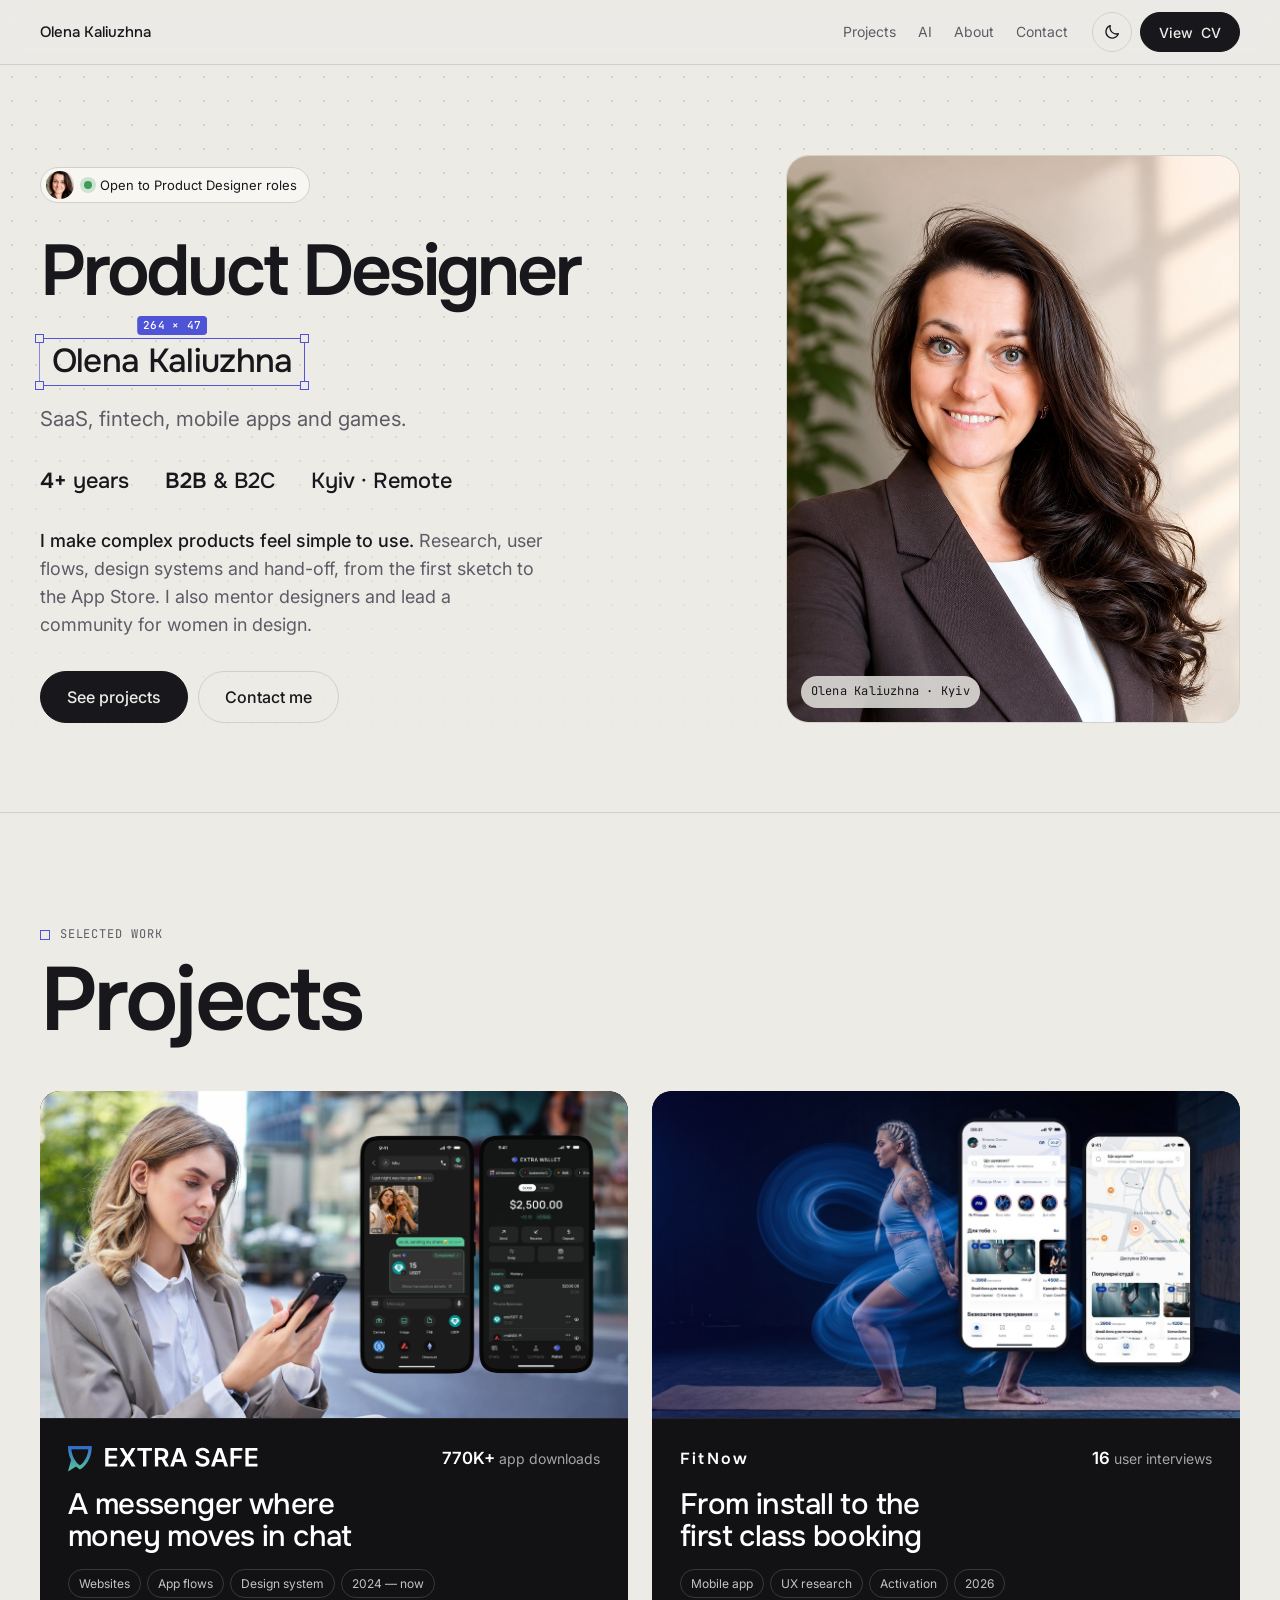
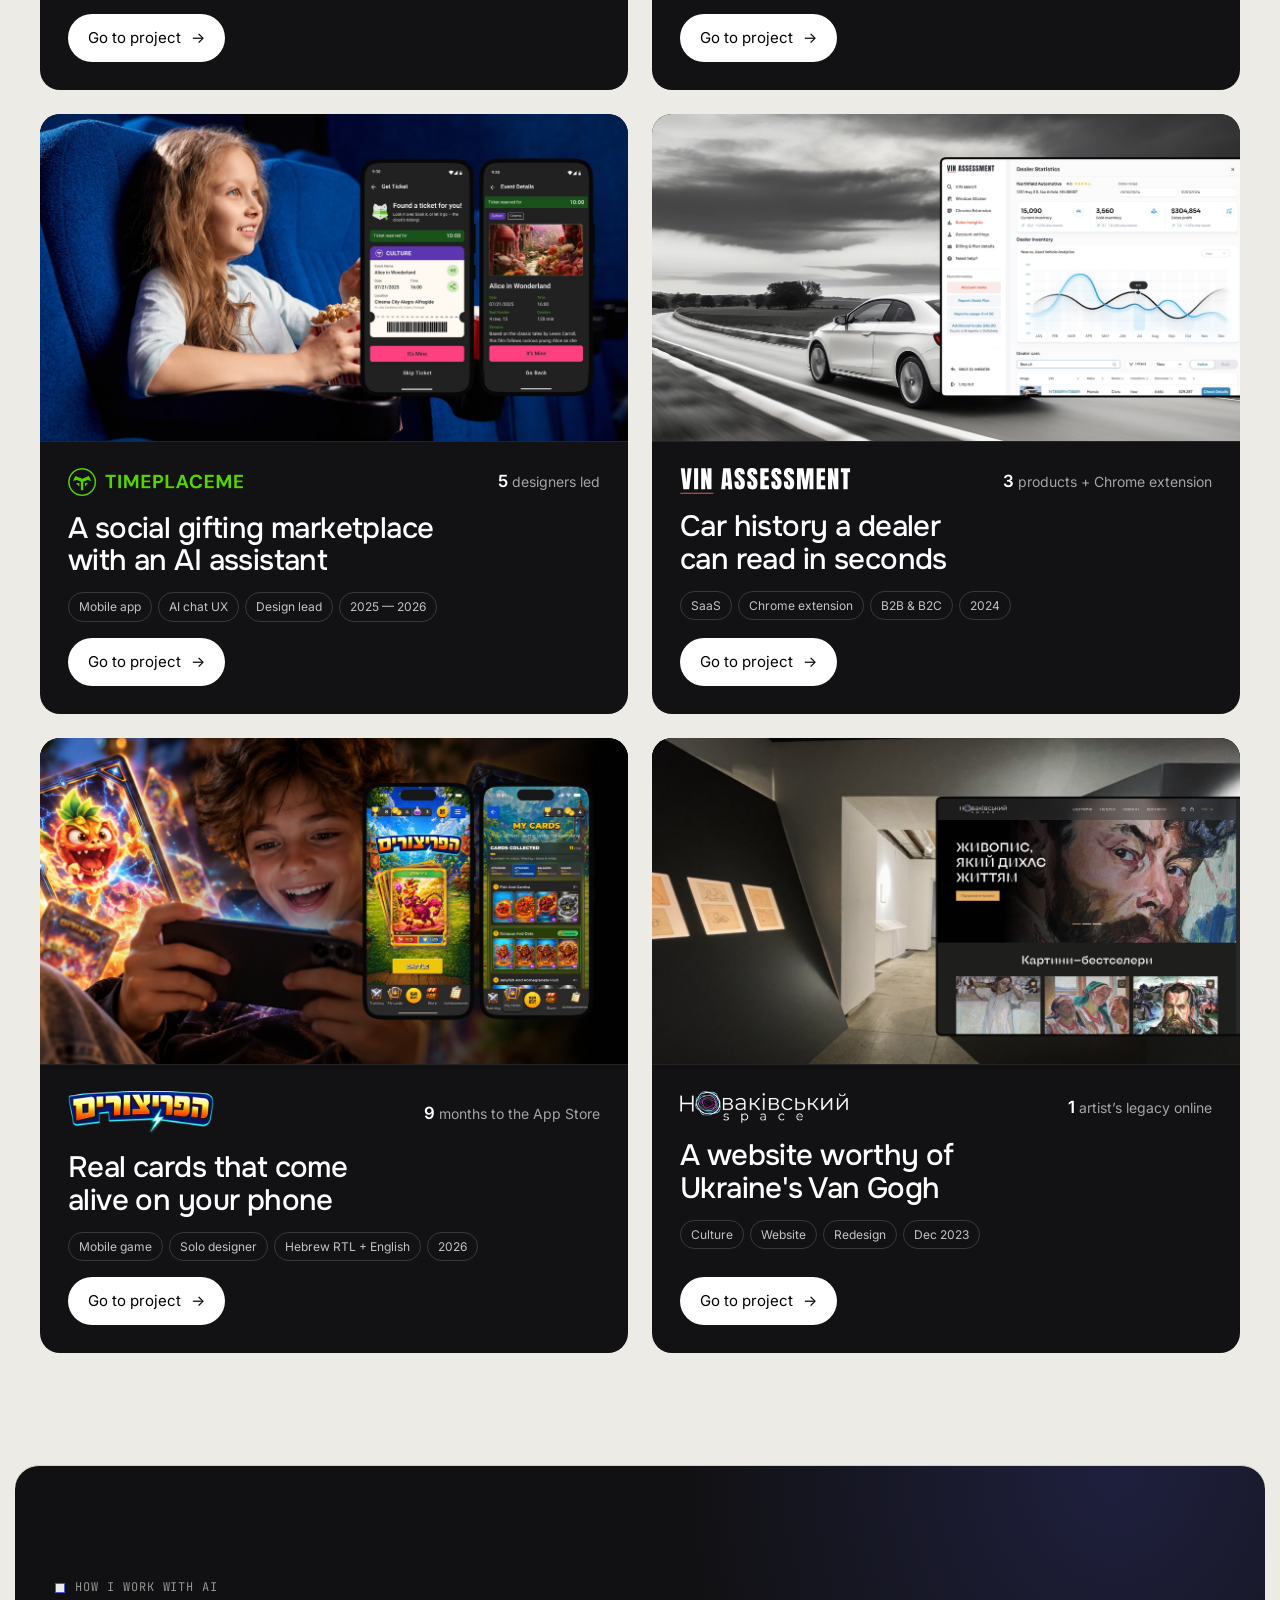
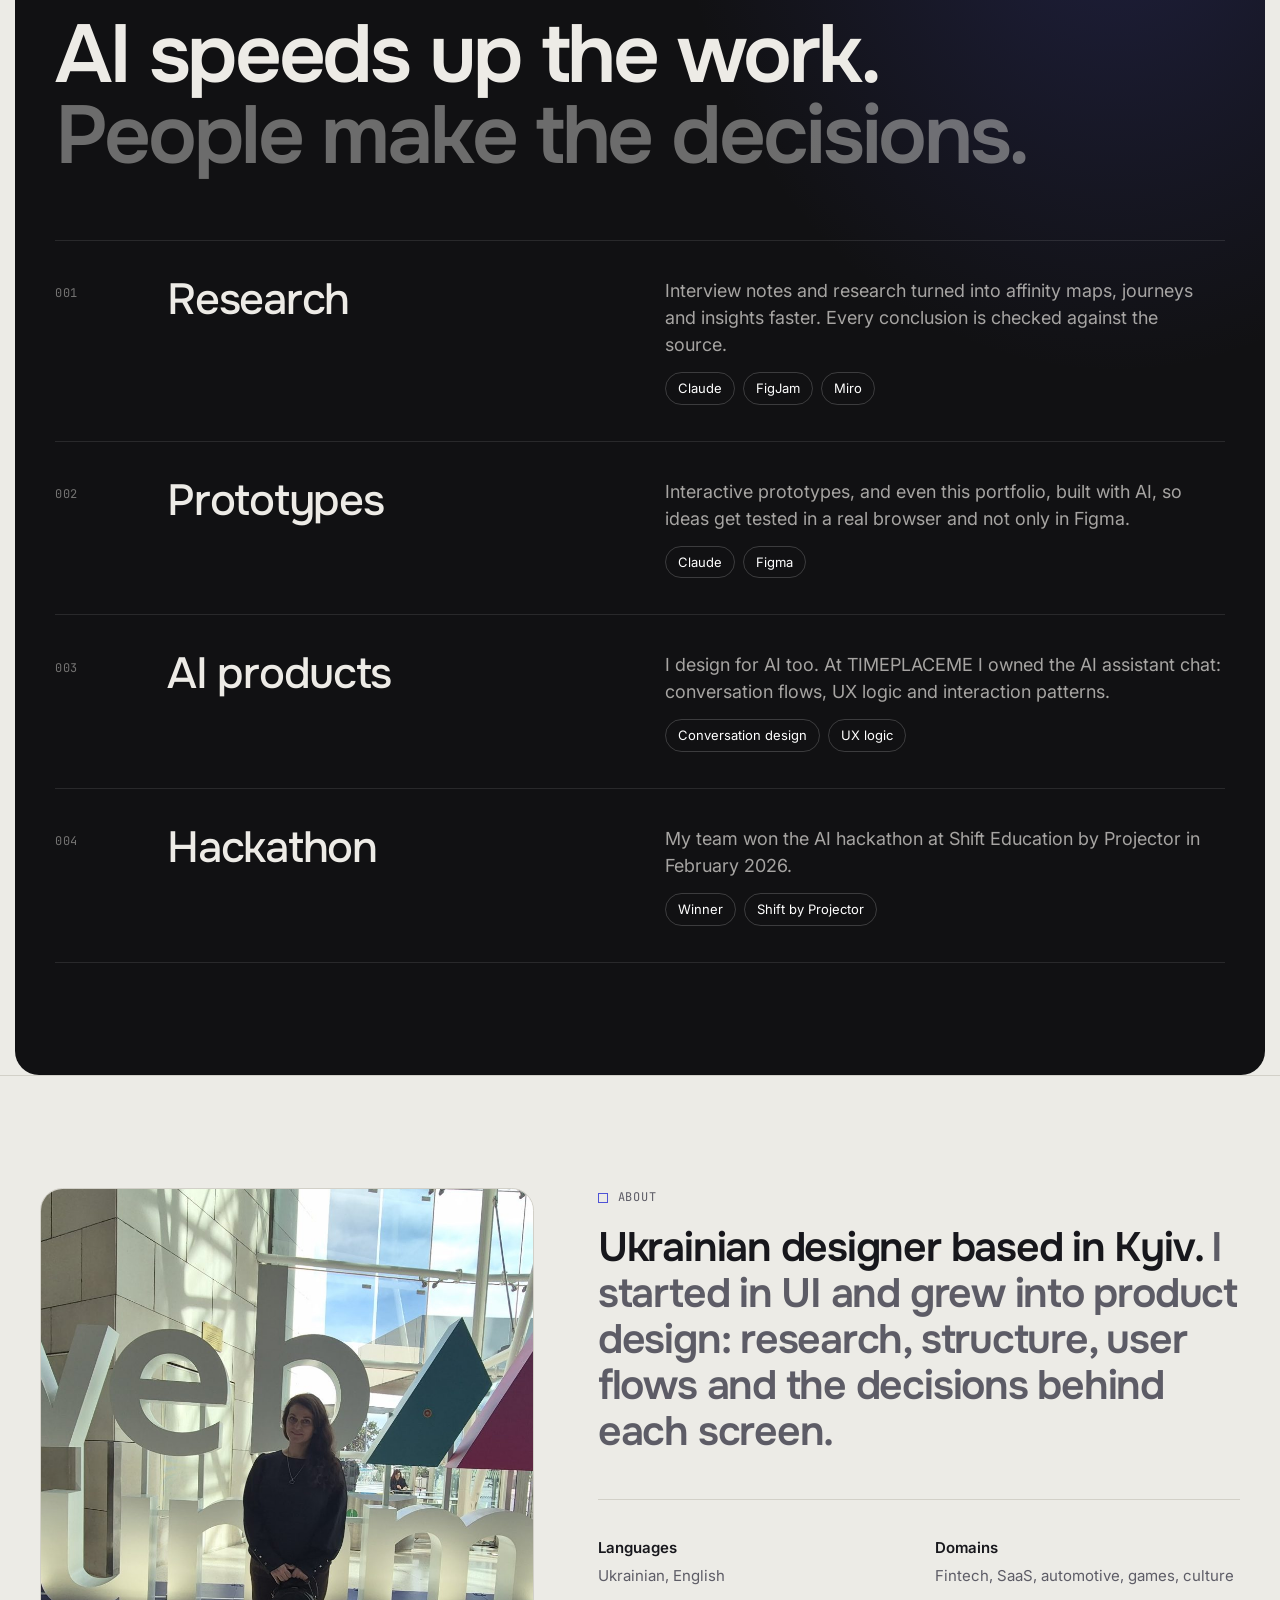
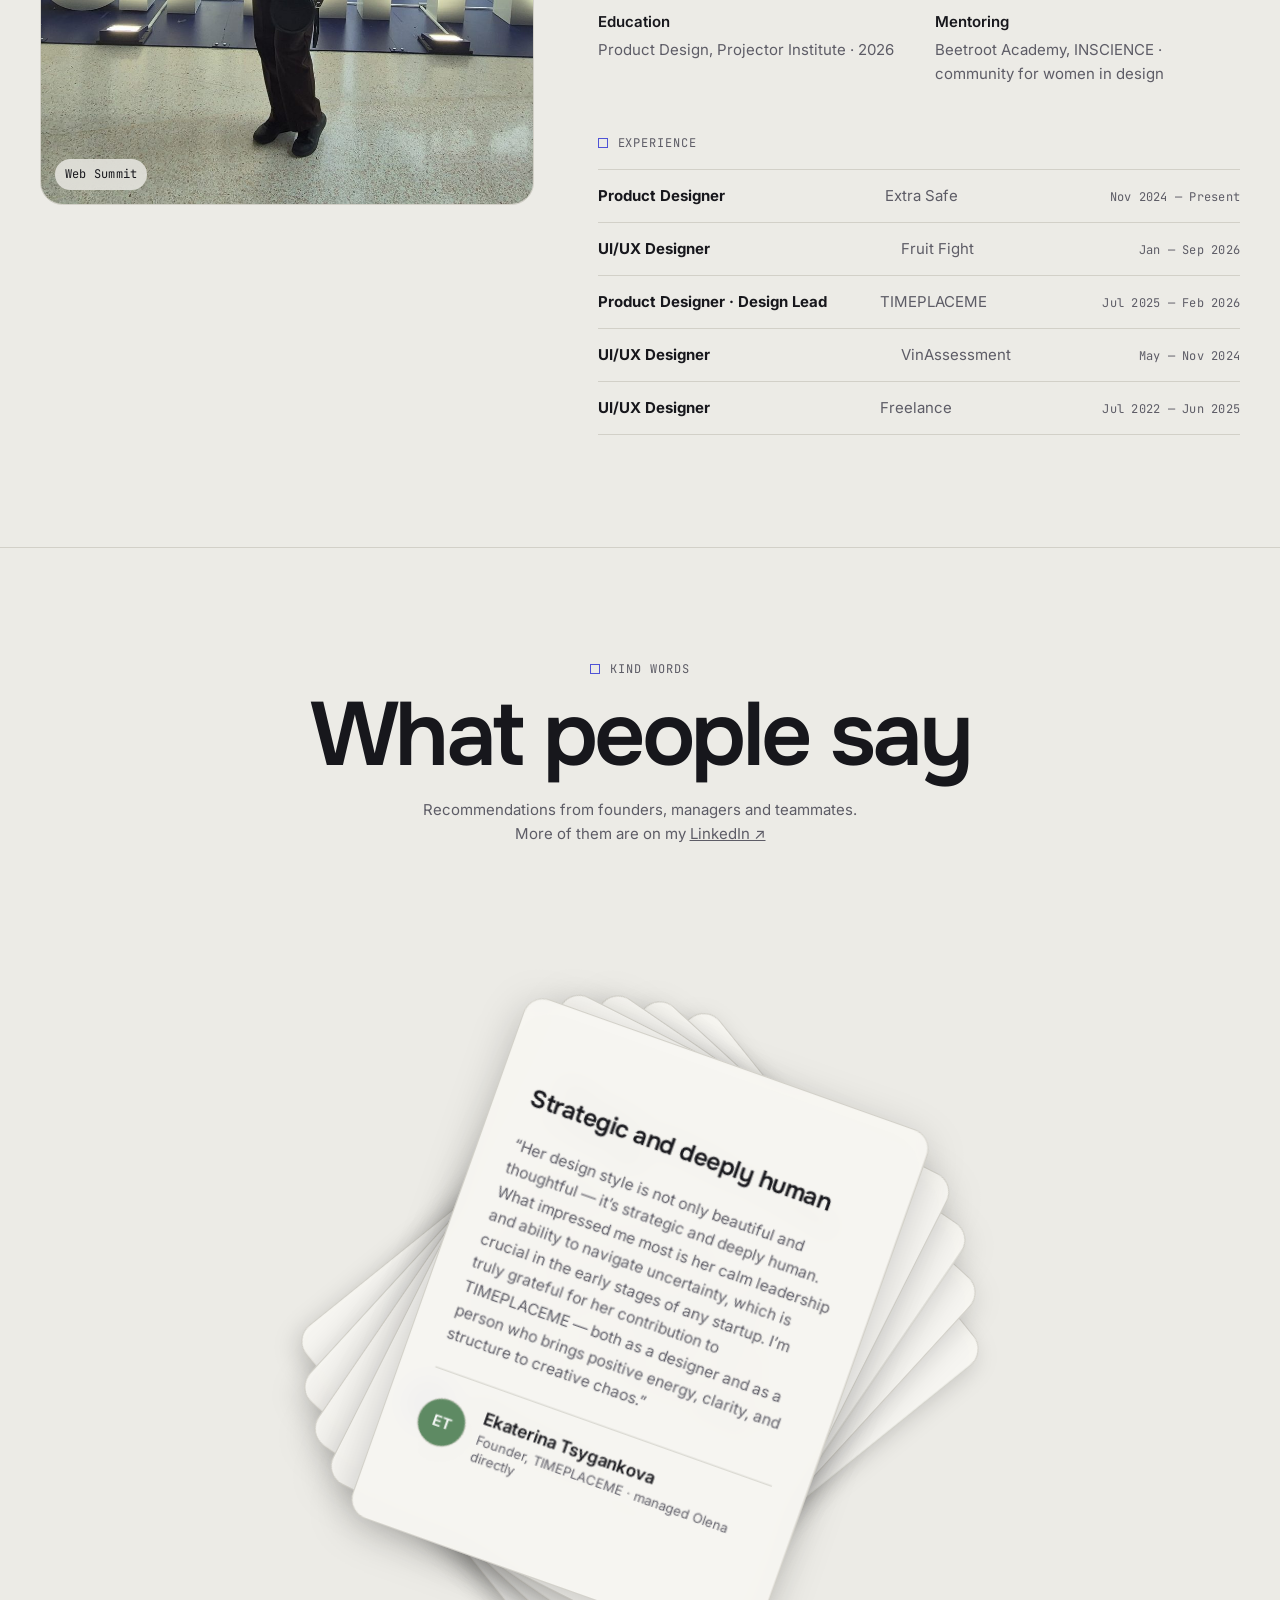
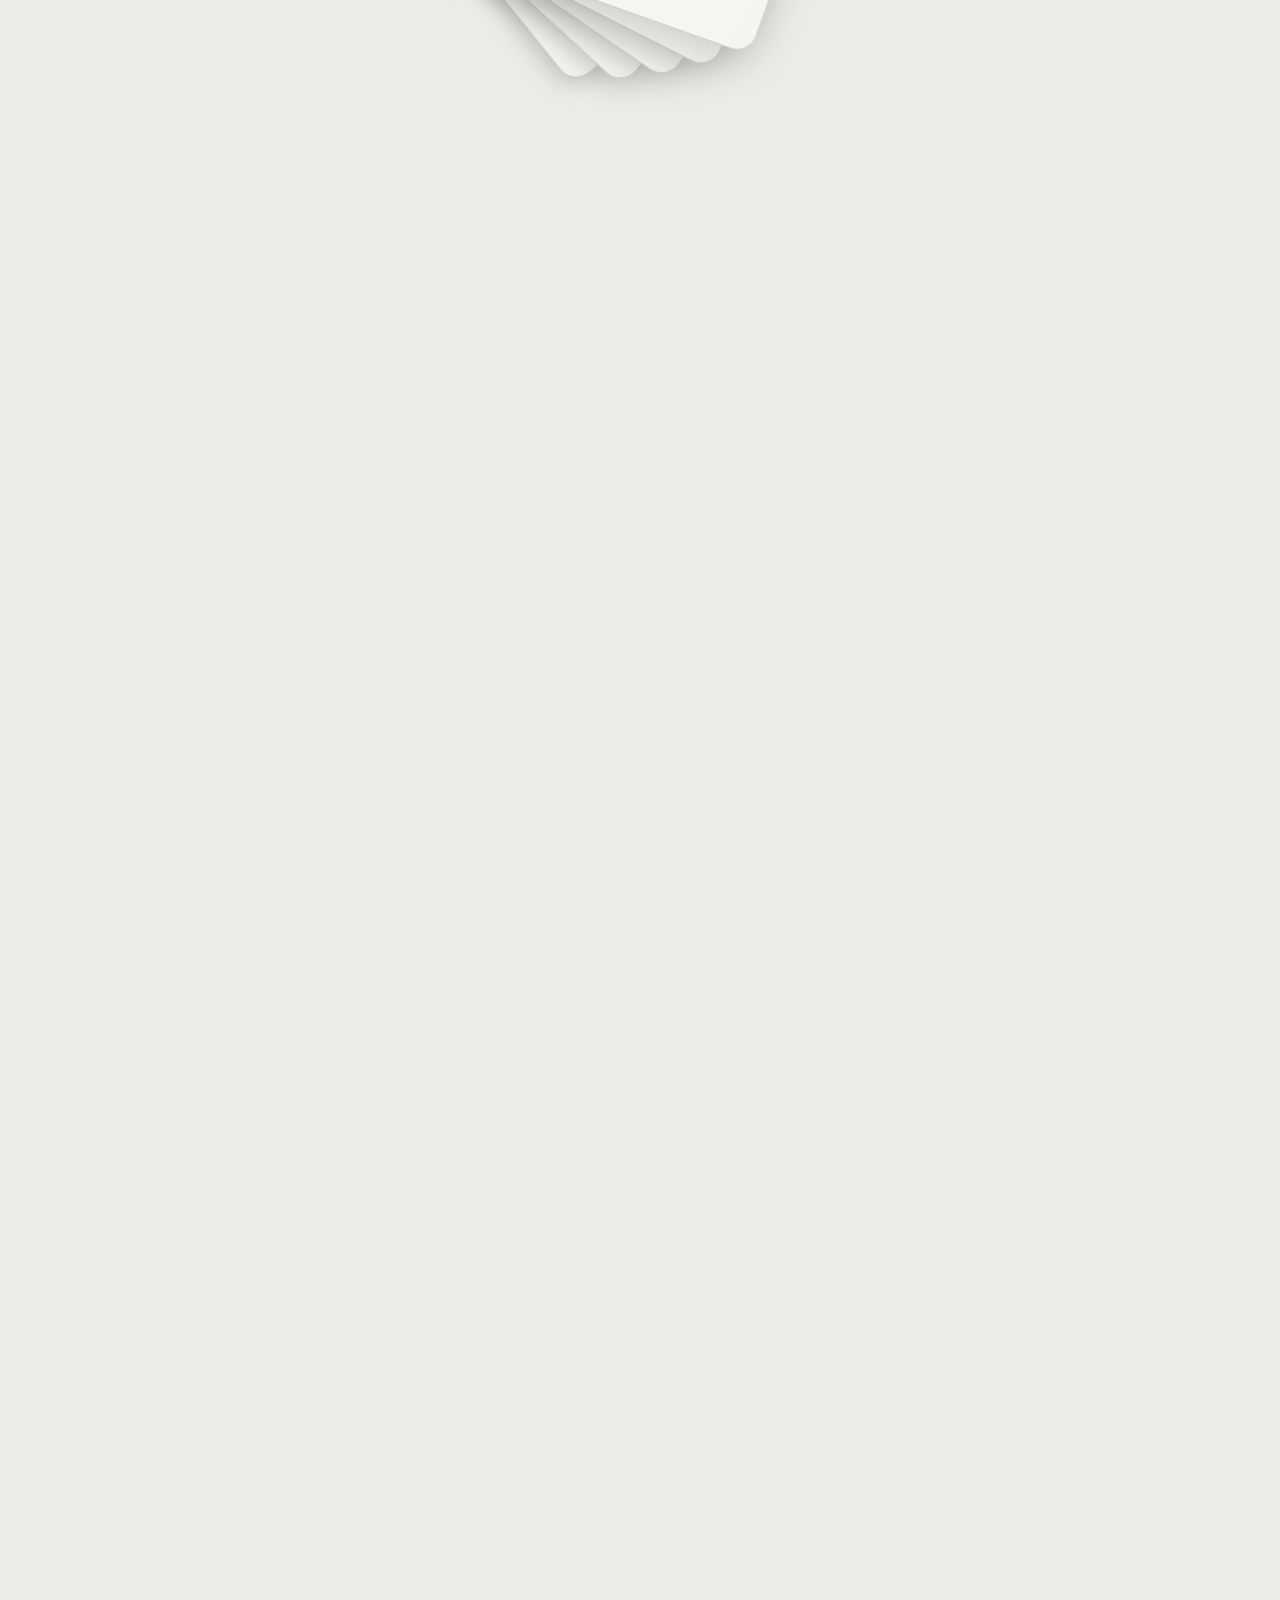
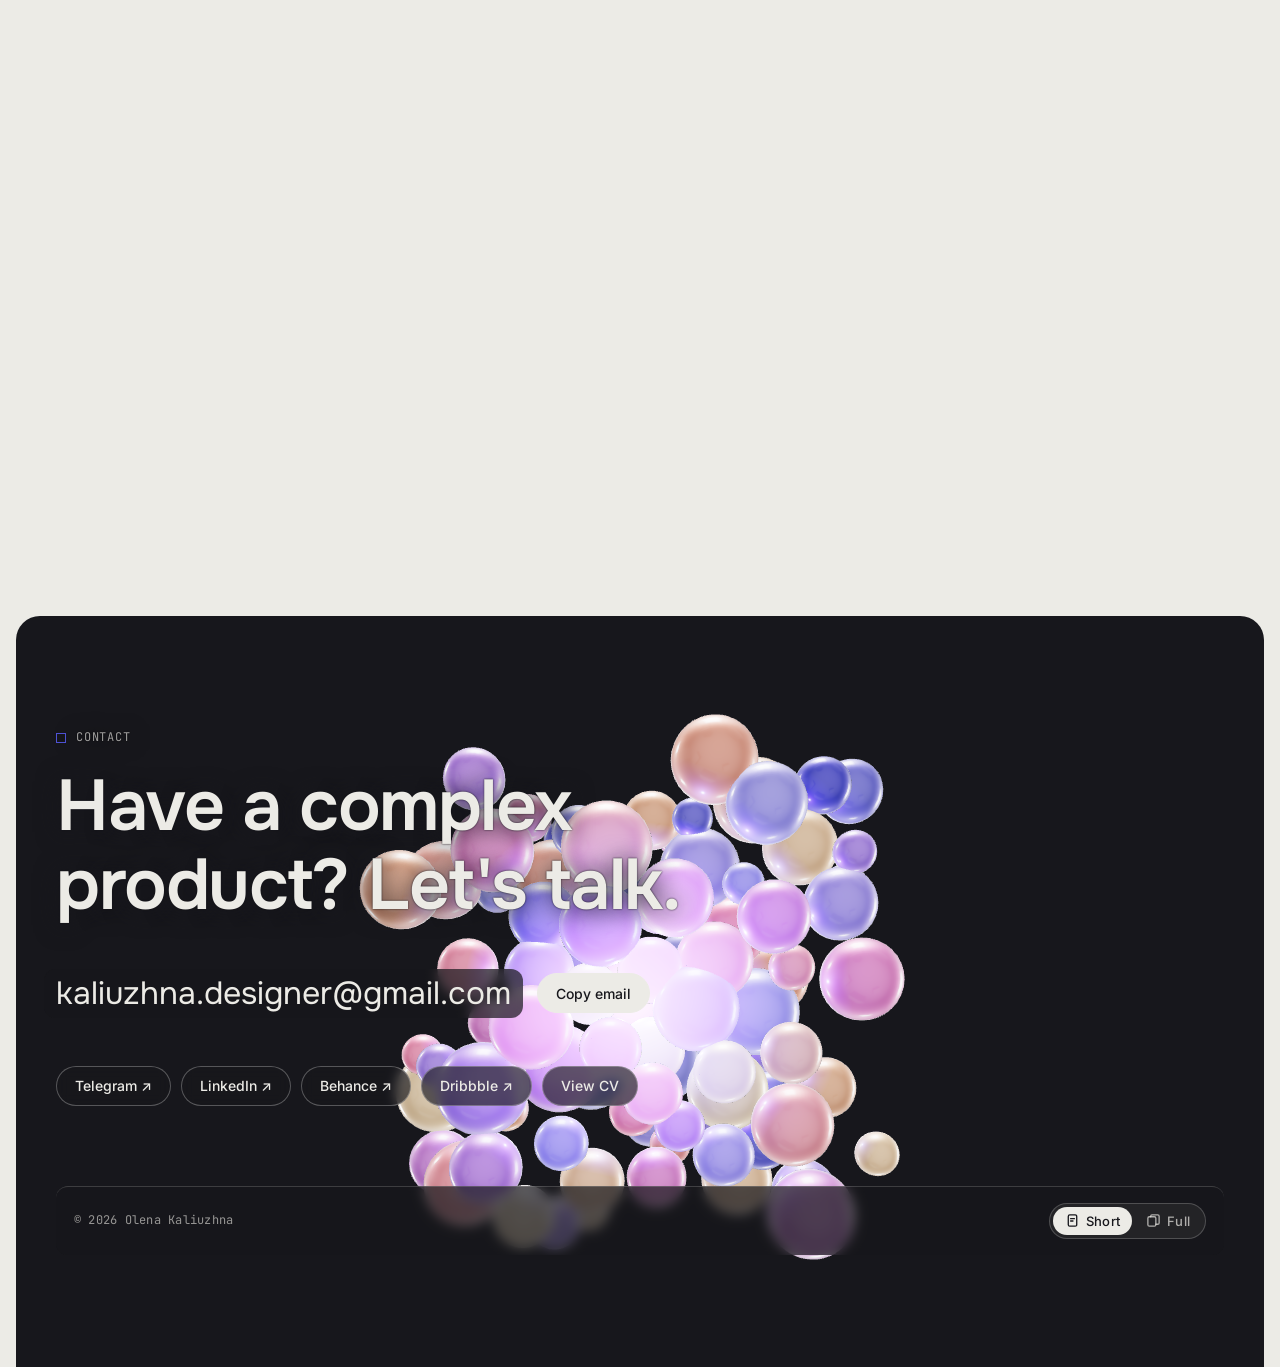
<file: index.html>
<!doctype html>
<html lang="en">
<head>
<meta charset="utf-8">
<meta name="viewport" content="width=device-width, initial-scale=1, viewport-fit=cover">
<title>Olena Kaliuzhna — Product Designer</title>
<meta name="description" content="Olena Kaliuzhna, Product Designer with 4+ years in SaaS, fintech and mobile products. Kyiv / Remote.">
<link rel="preconnect" href="https://fonts.googleapis.com">
<link rel="preconnect" href="https://fonts.gstatic.com" crossorigin>
<link rel="stylesheet" href="https://fonts.googleapis.com/css2?family=Inter:wght@400;500;600&family=Onest:wght@500;600&family=JetBrains+Mono:wght@400;500&display=swap">
<link rel="stylesheet" href="styles.css?v=202610281957">
<script>try{var t=localStorage.getItem('ok-theme');if(t)document.documentElement.setAttribute('data-theme',t);}catch(e){}</script>
<link rel="stylesheet" href="onepage.css?v=202610281957">
</head>
<body>
<header class="nav">
  <div class="wrap">
    <a class="brand" href="#top">Olena Kaliuzhna</a>
    <nav class="nav-links" aria-label="Sections"><a href="#work">Projects</a><a href="#ai">AI</a><a href="#about">About</a><a href="#contact">Contact</a></nav>
    <div class="nav-actions">
      <button class="btn ghost icon-btn theme-btn" id="theme" type="button" aria-label="Switch colour theme">
        <svg class="i-moon" viewBox="0 0 24 24" fill="none" stroke="currentColor" stroke-width="1.7" stroke-linecap="round" stroke-linejoin="round" aria-hidden="true"><path d="M20.5 14.2A8.5 8.5 0 0 1 9.8 3.5a8.5 8.5 0 1 0 10.7 10.7z"/></svg>
        <svg class="i-sun" viewBox="0 0 24 24" fill="none" stroke="currentColor" stroke-width="1.7" stroke-linecap="round" aria-hidden="true"><circle cx="12" cy="12" r="4.2"/><path d="M12 2.5v2M12 19.5v2M2.5 12h2M19.5 12h2M5.3 5.3l1.4 1.4M17.3 17.3l1.4 1.4M5.3 18.7l1.4-1.4M17.3 6.7l1.4-1.4"/></svg>
      </button>
      <button class="btn" type="button" data-cv><span class="cv-label">View</span> CV</button>
    </div>
  </div>
</header>

<main id="top" class="op-page">
  <section class="hero op-hero">
    <div class="hero-grid"></div>
    <div class="wrap op-hero-in">
      <div class="op-hero-copy">
        <div class="hero-meta">
          <span class="status"><img class="ava" src="avatar.jpg" alt="" width="28" height="28"><i></i>Open to Product Designer roles</span>
        </div>
        <h1 class="op-title">Product Designer</h1>
        <p class="op-name"><span class="sel">Olena Kaliuzhna<span class="box" aria-hidden="true"></span><span class="h" aria-hidden="true"></span><span class="h" aria-hidden="true"></span><span class="h" aria-hidden="true"></span><span class="h" aria-hidden="true"></span><span class="dim" id="dim" aria-hidden="true">320 × 72</span></span></p>
        <p class="op-sub">SaaS, fintech, mobile apps and games.</p>
        <ul class="op-stats" aria-label="In short">
          <li><b>4+</b> years</li><li><b>B2B</b> &amp; B2C</li><li>Kyiv · Remote</li>
        </ul>
        <p class="op-lede"><strong>I make complex products feel simple to use.</strong> Research, user flows, design systems and hand-off, from the first sketch to the App Store. I also mentor designers and lead a community for women in design.</p>
        <div class="hero-cta"><a class="btn btn-lg" href="#work">See projects</a><button class="btn btn-lg ghost" type="button" data-cc aria-haspopup="dialog" aria-controls="cc">Contact me</button></div>
      </div>
      <figure class="op-photo">
        <img src="photo.jpg" alt="Olena Kaliuzhna, Product Designer" width="900" height="1202">
        <figcaption class="mono">Olena Kaliuzhna · Kyiv</figcaption>
      </figure>
    </div>
  </section>
  <section id="work" class="op-work">
    <div class="wrap">
      <div class="op-head"><div class="eyebrow">Selected work</div><h2 class="op-h2">Projects</h2></div>
      <div class="gcase-grid">
      <a class="gcase" href="case-extra-safe.html" style="--tint:#3169CF" aria-label="Extra Safe: A messenger where money moves in chat. Go to project">
        <div class="gcase-img"><img src="extra-safe-card-bg.jpg" alt="" loading="lazy" width="2400" height="1334"></div>
        <div class="gcase-body">
          <div class="gcase-top"><div class="gcase-logo"><svg viewBox="0 0 124 17" fill="currentColor" xmlns="http://www.w3.org/2000/svg" role="img" aria-label="Extra Safe"><defs><linearGradient id="es-g" x1="7.774" x2="7.774" y1="0" y2="16.747" gradientUnits="userSpaceOnUse"><stop stop-color="#3169CF"/><stop offset="1" stop-color="#5AC59C"/></linearGradient></defs><path fill="url(#es-g)" d="m0 0 .016 1.098c.03 1.784.366 4.853 1.994 8.008-.32 1.23-.647 2.453-.966 3.684Q.528 14.762 0 16.747q2.619-1.661 5.25-3.31c.779.74 1.636 1.402 2.524 1.994 1.472-.974 2.858-2.166 3.949-3.521 3.217-4.004 3.77-8.483 3.809-10.804l.015-1.098H0zm10.04 10.547c-.389.483-.84.919-1.285 1.347-.32.273-.646.538-.966.81-.335-.272-.67-.537-1.005-.81-.444-.428-.895-.864-1.285-1.347C3.124 7.595 2.407 4.33 2.22 2.157h11.092c-.18 2.174-.896 5.438-3.272 8.39"/><path d="M24.338 13.36V1.297h7.844V3.13h-5.66v3.274h5.254v1.832h-5.253v3.292h5.707v1.831zM36.237 1.298l2.656 4.417h.094l2.668-4.417h2.491l-3.716 6.03 3.775 6.031h-2.532l-2.686-4.387h-.094l-2.685 4.387h-2.52l3.81-6.03-3.764-6.03zM45.332 3.13V1.298h9.622V3.13h-3.727v10.23h-2.168V3.13zM56.81 13.36V1.297h4.522q1.39 0 2.332.483.95.483 1.432 1.355.488.865.488 2.02 0 1.16-.494 2.014-.489.848-1.443 1.313-.954.46-2.344.46h-3.221V7.127h2.926q.813 0 1.331-.223.519-.23.766-.666.253-.441.253-1.083t-.253-1.096a1.6 1.6 0 0 0-.771-.695q-.52-.24-1.337-.241h-2.003v10.235zm6.23-5.466 2.986 5.465h-2.438l-2.933-5.465zM69.144 13.36h-2.332l4.246-12.062h2.698l4.252 12.061h-2.332l-3.222-9.587h-.094zm.077-4.73h6.36v1.755h-6.36zM90.265 4.614q-.083-.772-.695-1.202-.606-.43-1.579-.43-.683 0-1.172.207-.489.206-.748.56a1.36 1.36 0 0 0-.265.806q0 .377.171.654.177.276.477.47.3.189.666.319.365.13.736.218l1.13.282q.684.16 1.314.43.636.271 1.136.683.507.412.801.996.295.582.295 1.366 0 1.06-.542 1.867-.541.801-1.566 1.254-1.02.448-2.468.448-1.407 0-2.444-.436-1.03-.435-1.614-1.272-.578-.837-.624-2.038h2.15q.046.63.388 1.049.341.417.89.624.553.206 1.236.206.712 0 1.249-.212.542-.218.848-.6a1.45 1.45 0 0 0 .312-.908q-.006-.471-.277-.777-.27-.312-.76-.518a7.3 7.3 0 0 0-1.13-.377l-1.373-.354q-1.49-.383-2.355-1.16-.86-.783-.86-2.079 0-1.065.577-1.867.584-.8 1.584-1.242 1.002-.448 2.268-.448 1.283 0 2.25.448.971.442 1.525 1.23.554.785.57 1.803zM95.834 13.36h-2.332l4.246-12.062h2.697l4.252 12.061h-2.332l-3.221-9.587h-.094zm.077-4.73h6.36v1.755h-6.36zM106.286 13.36V1.297h7.727V3.13h-5.542v3.274h5.012v1.832h-5.012v5.123zM116.003 13.36V1.297h7.845V3.13h-5.66v3.274h5.253v1.832h-5.253v3.292h5.707v1.831z"/></svg></div><span class="op-metric"><b>770K+</b> app downloads</span></div>
          <h2>A messenger where money moves in chat</h2>
          <div class="gcase-tags"><span>Websites</span><span>App flows</span><span>Design system</span><span>2024 — now</span></div>
          <span class="gcase-btn">Go to project <i aria-hidden="true">→</i></span>
        </div>
      </a>
      <a class="gcase" href="case-fitnow.html" style="--tint:#02066F" aria-label="FitNow: From install to the first class booking. Go to project">
        <div class="gcase-img"><img src="fn-card-bg.jpg" alt="" loading="lazy" width="2400" height="1334"></div>
        <div class="gcase-body">
          <div class="gcase-top"><div class="gcase-logo"><span class="proj-word">FitNow</span></div><span class="op-metric"><b>16</b> user interviews</span></div>
          <h2>From install to the first class booking</h2>
          <div class="gcase-tags"><span>Mobile app</span><span>UX research</span><span>Activation</span><span>2026</span></div>
          <span class="gcase-btn">Go to project <i aria-hidden="true">→</i></span>
        </div>
      </a>
      <a class="gcase" href="case-timeplaceme.html" style="--tint:#8BC34A" aria-label="TIMEPLACEME, Inc: A social gifting marketplace with an AI assistant. Go to project">
        <div class="gcase-img"><img src="tpm-card-bg-v2.jpg" alt="" loading="lazy" width="2400" height="1334"></div>
        <div class="gcase-body">
          <div class="gcase-top"><div class="gcase-logo"><img src="timeplaceme.png" alt="TIMEPLACEME, Inc" class="proj-logo-img"></div><span class="op-metric"><b>5</b> designers led</span></div>
          <h2>A social gifting marketplace with an AI assistant</h2>
          <div class="gcase-tags"><span>Mobile app</span><span>AI chat UX</span><span>Design lead</span><span>2025 — 2026</span></div>
          <span class="gcase-btn">Go to project <i aria-hidden="true">→</i></span>
        </div>
      </a>
      <a class="gcase" href="case-vinassessment.html" style="--tint:#EA5557" aria-label="VinAssessment: Car history a dealer can read in seconds. Go to project">
        <div class="gcase-img"><img src="vin-card-bg.jpg" alt="" loading="lazy" width="2400" height="1334"></div>
        <div class="gcase-body">
          <div class="gcase-top"><div class="gcase-logo"><svg viewBox="0 0 223 34" fill="currentColor" xmlns="http://www.w3.org/2000/svg" role="img" aria-label="VinAssessment"><path d="M1 33L43 33" stroke="#EA5557" stroke-width="1.5" stroke-linecap="round" fill="none"/><path d="M4.4 27.8L1 0.2H6.2L8.3 19L10 0.2H15.3L11.9 27.8H4.4Z"/><path d="M18.4 27.8V0.3H23.7V27.8H18.4Z"/><path d="M27.7 27.8V0.3H33.3L35.8 13.4V0.3H41.2V27.8H35.8L33 14V27.8H27.7Z"/><path d="M53.9 27.8L56.5 0.3H65.9L68.5 27.8H63.3L62.9 23.3H59.6L59.2 27.8H53.9ZM59.9 18.9H62.4L61.2 4.9H61L59.9 18.9Z"/><path d="M78.4 28C75.9 28 74.1 27.4 73 26.1C71.9 24.9 71.3 22.9 71.3 20.2V17.5H76.8V20.9C76.8 21.5 76.9 22 77.1 22.4C77.3 22.8 77.6 22.9 78.1 22.9C78.6 22.9 78.9 22.8 79.1 22.5C79.3 22.2 79.4 21.7 79.4 21.1C79.4 20.2 79.3 19.5 79.2 19C79 18.4 78.7 17.8 78.3 17.3C77.9 16.8 77.3 16.2 76.6 15.5L74.1 13.2C72.3 11.4 71.3 9.4 71.3 7.2C71.3 4.9 71.9 3.1 73 1.8C74.1 0.6 75.6 0 77.7 0C80.2 0 82 0.7 83.1 2C84.1 3.4 84.7 5.4 84.7 8.1H79.1V6.3C79.1 5.9 79 5.6 78.7 5.4C78.5 5.2 78.2 5.1 77.9 5.1C77.4 5.1 77.1 5.2 76.9 5.4C76.7 5.7 76.6 6 76.6 6.4C76.6 6.8 76.7 7.2 76.9 7.6C77.1 8.1 77.5 8.6 78.2 9.2L81.3 12.2C82 12.8 82.6 13.5 83.1 14.1C83.6 14.8 84 15.6 84.4 16.5C84.7 17.4 84.8 18.5 84.8 19.7C84.8 22.3 84.4 24.3 83.4 25.8C82.5 27.3 80.8 28 78.4 28Z"/><path d="M95 28C92.5 28 90.7 27.4 89.5 26.1C88.4 24.9 87.9 22.9 87.9 20.2V17.5H93.3V20.9C93.3 21.5 93.4 22 93.6 22.4C93.8 22.8 94.1 22.9 94.6 22.9C95.1 22.9 95.5 22.8 95.7 22.5C95.9 22.2 96 21.7 96 21.1C96 20.2 95.9 19.5 95.7 19C95.5 18.4 95.2 17.8 94.8 17.3C94.4 16.8 93.9 16.2 93.1 15.5L90.7 13.2C88.8 11.4 87.9 9.4 87.9 7.2C87.9 4.9 88.4 3.1 89.5 1.8C90.6 0.6 92.2 0 94.2 0C96.8 0 98.6 0.7 99.6 2C100.7 3.4 101.2 5.4 101.2 8.1H95.6V6.3C95.6 5.9 95.5 5.6 95.3 5.4C95.1 5.2 94.8 5.1 94.4 5.1C94 5.1 93.7 5.2 93.5 5.4C93.3 5.7 93.2 6 93.2 6.4C93.2 6.8 93.3 7.2 93.5 7.6C93.7 8.1 94.1 8.6 94.7 9.2L97.9 12.2C98.5 12.8 99.1 13.5 99.6 14.1C100.2 14.8 100.6 15.6 100.9 16.5C101.2 17.4 101.4 18.5 101.4 19.7C101.4 22.3 100.9 24.3 100 25.8C99 27.3 97.3 28 95 28Z"/><path d="M105 27.8V0.3H116V5.6H110.6V10.9H115.8V16.1H110.6V22.4H116.4V27.8H105Z"/><path d="M126.5 28C124 28 122.1 27.4 121 26.1C119.9 24.9 119.4 22.9 119.4 20.2V17.5H124.8V20.9C124.8 21.5 124.9 22 125.1 22.4C125.3 22.8 125.6 22.9 126.1 22.9C126.6 22.9 127 22.8 127.1 22.5C127.3 22.2 127.4 21.7 127.4 21.1C127.4 20.2 127.4 19.5 127.2 19C127 18.4 126.7 17.8 126.3 17.3C125.9 16.8 125.3 16.2 124.6 15.5L122.1 13.2C120.3 11.4 119.4 9.4 119.4 7.2C119.4 4.9 119.9 3.1 121 1.8C122.1 0.6 123.7 0 125.7 0C128.3 0 130 0.7 131.1 2C132.2 3.4 132.7 5.4 132.7 8.1H127.1V6.3C127.1 5.9 127 5.6 126.8 5.4C126.6 5.2 126.3 5.1 125.9 5.1C125.5 5.1 125.1 5.2 124.9 5.4C124.7 5.7 124.6 6 124.6 6.4C124.6 6.8 124.7 7.2 125 7.6C125.2 8.1 125.6 8.6 126.2 9.2L129.4 12.2C130 12.8 130.6 13.5 131.1 14.1C131.6 14.8 132.1 15.6 132.4 16.5C132.7 17.4 132.9 18.5 132.9 19.7C132.9 22.3 132.4 24.3 131.4 25.8C130.5 27.3 128.8 28 126.5 28Z"/><path d="M143 28C140.5 28 138.7 27.4 137.6 26.1C136.5 24.9 135.9 22.9 135.9 20.2V17.5H141.4V20.9C141.4 21.5 141.4 22 141.6 22.4C141.8 22.8 142.2 22.9 142.7 22.9C143.2 22.9 143.5 22.8 143.7 22.5C143.9 22.2 144 21.7 144 21.1C144 20.2 143.9 19.5 143.7 19C143.6 18.4 143.3 17.8 142.9 17.3C142.4 16.8 141.9 16.2 141.2 15.5L138.7 13.2C136.8 11.4 135.9 9.4 135.9 7.2C135.9 4.9 136.5 3.1 137.5 1.8C138.6 0.6 140.2 0 142.3 0C144.8 0 146.6 0.7 147.6 2C148.7 3.4 149.2 5.4 149.2 8.1H143.6V6.3C143.6 5.9 143.5 5.6 143.3 5.4C143.1 5.2 142.8 5.1 142.4 5.1C142 5.1 141.7 5.2 141.5 5.4C141.3 5.7 141.2 6 141.2 6.4C141.2 6.8 141.3 7.2 141.5 7.6C141.7 8.1 142.1 8.6 142.7 9.2L145.9 12.2C146.5 12.8 147.1 13.5 147.7 14.1C148.2 14.8 148.6 15.6 148.9 16.5C149.3 17.4 149.4 18.5 149.4 19.7C149.4 22.3 148.9 24.3 148 25.8C147 27.3 145.4 28 143 28Z"/><path d="M153 27.8V0.3H161.4L163.7 17L166 0.3H174.5V27.8H169.4V7.9L166.3 27.8H161.3L158 7.9V27.8H153Z"/><path d="M178.7 27.8V0.3H189.7V5.6H184.3V10.9H189.4V16.1H184.3V22.4H190V27.8H178.7Z"/><path d="M193.6 27.8V0.3H199.3L201.8 13.4V0.3H207.1V27.8H201.7L199 14V27.8H193.6Z"/><path d="M213.7 27.8V5.5H210.4V0.3H222.4V5.5H219.2V27.8H213.7Z"/></svg></div><span class="op-metric"><b>3</b> products + Chrome extension</span></div>
          <h2>Car history a dealer can read in seconds</h2>
          <div class="gcase-tags"><span>SaaS</span><span>Chrome extension</span><span>B2B &amp; B2C</span><span>2024</span></div>
          <span class="gcase-btn">Go to project <i aria-hidden="true">→</i></span>
        </div>
      </a>
      <a class="gcase" href="case-fruit-fight.html" style="--tint:#F5B800" aria-label="Fruit Fight: Real cards that come alive on your phone. Go to project">
        <div class="gcase-img"><img src="ff-card-bg-v2.jpg" alt="" loading="lazy" width="2400" height="1334"></div>
        <div class="gcase-body">
          <div class="gcase-top"><div class="gcase-logo"><img src="fruit-fight.png" alt="Fruit Fight" class="proj-logo-img"></div><span class="op-metric"><b>9</b> months to the App Store</span></div>
          <h2>Real cards that come alive on your phone</h2>
          <div class="gcase-tags"><span>Mobile game</span><span>Solo designer</span><span>Hebrew RTL + English</span><span>2026</span></div>
          <span class="gcase-btn">Go to project <i aria-hidden="true">→</i></span>
        </div>
      </a>
      <a class="gcase" href="case-novakivsky.html" style="--tint:#B08D57" aria-label="Novakivsky Art Gallery: A website worthy of Ukraine&#x27;s Van Gogh. Go to project">
        <div class="gcase-img"><img src="nv-card-bg.jpg" alt="" loading="lazy" width="2400" height="1334"></div>
        <div class="gcase-body">
          <div class="gcase-top"><div class="gcase-logo"><img src="novakivsky.png" alt="Novakivsky Art Gallery" class="proj-logo-img"></div><span class="op-metric"><b>1</b> artist’s legacy online</span></div>
          <h2>A website worthy of Ukraine&#x27;s Van Gogh</h2>
          <div class="gcase-tags"><span>Culture</span><span>Website</span><span>Redesign</span><span>Dec 2023</span></div>
          <span class="gcase-btn">Go to project <i aria-hidden="true">→</i></span>
        </div>
      </a>
      </div>
    </div>
  </section>
  <section id="ai" class="op-ai">
    <div class="wrap">
      <div class="eyebrow">How I work with AI</div>
      <h2 class="op-ai-title">AI speeds up the work.<span>People make the decisions.</span></h2>
      <ol class="op-ai-list">
        <li class="op-ai-row"><span class="mono">001</span><h3>Research</h3><div><p>Interview notes and research turned into affinity maps, journeys and insights faster. Every conclusion is checked against the source.</p><div class="op-chips"><span>Claude</span><span>FigJam</span><span>Miro</span></div></div></li>
        <li class="op-ai-row"><span class="mono">002</span><h3>Prototypes</h3><div><p>Interactive prototypes, and even this portfolio, built with AI, so ideas get tested in a real browser and not only in Figma.</p><div class="op-chips"><span>Claude</span><span>Figma</span></div></div></li>
        <li class="op-ai-row"><span class="mono">003</span><h3>AI products</h3><div><p>I design for AI too. At TIMEPLACEME I owned the AI assistant chat: conversation flows, UX logic and interaction patterns.</p><div class="op-chips"><span>Conversation design</span><span>UX logic</span></div></div></li>
        <li class="op-ai-row"><span class="mono">004</span><h3>Hackathon</h3><div><p>My team won the AI hackathon at Shift Education by Projector in February 2026.</p><div class="op-chips"><span>Winner</span><span>Shift by Projector</span></div></div></li>
      </ol>
    </div>
  </section>
  <section id="about" class="op-about">
    <div class="wrap op-about-in">
      <figure class="op-about-photo"><img src="gal-10.jpg" alt="Olena at Web Summit" loading="lazy"><figcaption class="mono">Web Summit</figcaption></figure>
      <div class="op-about-copy">
        <div class="eyebrow">About</div>
        <p class="op-about-lead">Ukrainian designer based in Kyiv. <span>I started in UI and grew into product design: research, structure, user flows and the decisions behind each screen.</span></p>
        <dl class="op-facts">
          <div><dt>Languages</dt><dd>Ukrainian, English</dd></div>
          <div><dt>Domains</dt><dd>Fintech, SaaS, automotive, games, culture</dd></div>
          <div><dt>Education</dt><dd>Product Design, Projector Institute · 2026</dd></div>
          <div><dt>Mentoring</dt><dd>Beetroot Academy, INSCIENCE · community for women in design</dd></div>
        </dl>
        <div class="op-xp"><div class="eyebrow">Experience</div><ul><li><b>Product Designer</b><span>Extra Safe</span><span class="mono">Nov 2024 — Present</span></li><li><b>UI/UX Designer</b><span>Fruit Fight</span><span class="mono">Jan — Sep 2026</span></li><li><b>Product Designer · Design Lead</b><span>TIMEPLACEME</span><span class="mono">Jul 2025 — Feb 2026</span></li><li><b>UI/UX Designer</b><span>VinAssessment</span><span class="mono">May — Nov 2024</span></li><li><b>UI/UX Designer</b><span>Freelance</span><span class="mono">Jul 2022 — Jun 2025</span></li></ul></div>
      </div>
    </div>
  </section>
  <section id="kind-words" class="op-stack">
    <div class="wrap op-stack-head">
      <div class="eyebrow">Kind words</div>
      <h2 class="op-h2">What people say</h2>
      <p>Recommendations from founders, managers and teammates. More of them are on my <a href="https://www.linkedin.com/in/kaliuzhnaolena/details/recommendations/" target="_blank" rel="noopener">LinkedIn ↗</a></p>
    </div>
    <div class="cs-scroll" data-cards-stack style="--n:5">
      <div class="cs-sticky">
        <div class="cs-cards">
          <article class="cs-card" data-i="0" aria-labelledby="cs-0-name">
            <span class="cs-head">Strategic and deeply human</span>
            <blockquote class="cs-quote"><p>“Her design style is not only beautiful and thoughtful — it’s strategic and deeply human. What impressed me most is her calm leadership and ability to navigate uncertainty, which is crucial in the early stages of any startup. I’m truly grateful for her contribution to TIMEPLACEME — both as a designer and as a person who brings positive energy, clarity, and structure to creative chaos.”</p></blockquote>
            <footer class="cs-who"><span class="cs-ava" style="--tone:#5E8A63" aria-hidden="true">ET</span><span><b id="cs-0-name">Ekaterina Tsygankova</b><small>Founder, TIMEPLACEME · managed Olena directly</small></span></footer>
          </article>
          <article class="cs-card" data-i="1" aria-labelledby="cs-1-name">
            <span class="cs-head">Effective solutions to every challenge</span>
            <blockquote class="cs-quote"><p>“Throughout our collaboration, I never once felt that her lack of experience held us back — on the contrary, she always found effective solutions to every challenge we faced. Her mastery of Figma was impressive. She will not only elevate your project to a new level but also bring kindness, care, and genuine inspiration into your workflow.”</p></blockquote>
            <footer class="cs-who"><span class="cs-ava" style="--tone:#4F53D6" aria-hidden="true">AK</span><span><b id="cs-1-name">Andriy Kondzolko</b><small>CTO, VinAssessment · managed Olena directly</small></span></footer>
          </article>
          <article class="cs-card" data-i="2" aria-labelledby="cs-2-name">
            <span class="cs-head">Creativity, structure and reliability</span>
            <blockquote class="cs-quote"><p>“Lena is one of those rare professionals who combines creativity, structure, and reliability in her work. What stands out most is her ability to approach tasks from a product perspective, focusing not only on visuals but also on usability and real user needs.”</p></blockquote>
            <footer class="cs-who"><span class="cs-ava" style="--tone:#A9864F" aria-hidden="true">GT</span><span><b id="cs-2-name">Giorgi Tediashvili</b><small>Marketing Communications · same team</small></span></footer>
          </article>
          <article class="cs-card" data-i="3" aria-labelledby="cs-3-name">
            <span class="cs-head">Visually appealing and highly functional</span>
            <blockquote class="cs-quote"><p>“Lena has strong technical skills, creates precise prototypes, and selects references that align perfectly with the project’s needs. The designs she delivers are not only visually appealing but also highly functional, driving real improvements in conversion rates.”</p></blockquote>
            <footer class="cs-who"><span class="cs-ava" style="--tone:#B5636E" aria-hidden="true">IS</span><span><b id="cs-3-name">Iryna Shovkun</b><small>Senior Project Manager · managed Olena directly</small></span></footer>
          </article>
          <article class="cs-card" data-i="4" aria-labelledby="cs-4-name">
            <span class="cs-head">Fresh ideas and a creative approach</span>
            <blockquote class="cs-quote"><p>“She’s an incredible UI/UX specialist who always brings fresh ideas and a creative approach to her work. I really appreciate how attentive she is to details and always tries to understand the needs of users. Her responsibility and organisation are truly impressive.”</p></blockquote>
            <footer class="cs-who"><span class="cs-ava" style="--tone:#3F7FB0" aria-hidden="true">AS</span><span><b id="cs-4-name">Alina Sokur</b><small>Product / Project Manager · same team</small></span></footer>
          </article>
        </div>
      </div>
    </div>
  </section>
  <section id="contact" class="contact">
    <div class="ballpit" data-ballpit aria-hidden="true"></div>
    <div class="wrap">
      <div class="eyebrow">Contact</div>
      <h2>Have a complex product? Let's talk.</h2>
      <div class="mail-row">
        <span class="mail" id="mail">kaliuzhna.designer@gmail.com</span>
        <button class="btn" id="copy" type="button">Copy email</button>
        <span class="toast mono" id="toast" aria-live="polite"></span>
      </div>
      <div class="socials">
        <a class="btn ghost" href="https://t.me/kaliuzhnaolena" target="_blank" rel="noopener">Telegram ↗</a>
        <a class="btn ghost" href="https://www.linkedin.com/in/kaliuzhnaolena/" target="_blank" rel="noopener">LinkedIn ↗</a>
        <a class="btn ghost" href="https://www.behance.net/kaliuzhnaolena" target="_blank" rel="noopener">Behance ↗</a>
        <a class="btn ghost" href="https://dribbble.com/Kaliuzhna" target="_blank" rel="noopener">Dribbble ↗</a>
        <button class="btn ghost" type="button" data-cv>View CV</button>
      </div>
      <div class="foot mono op-foot"><span>© 2026 Olena Kaliuzhna</span><div class="ver-switch" role="group" aria-label="Site version"><span class="vs-opt is-on" aria-current="page" title="Short version"><svg viewBox="0 0 16 16" aria-hidden="true"><rect x="3.5" y="2" width="9" height="12" rx="1.6"/><path d="M6 6h4M6 8.5h2.5"/></svg><span>Short</span></span><a class="vs-opt" href="https://olenakaliuzhnadesigner-product.github.io/portfolio/" title="Full version: all pages and case studies"><svg viewBox="0 0 16 16" aria-hidden="true"><rect x="2" y="4" width="8.5" height="10" rx="1.6"/><path d="M5 4V3.4C5 2.6 5.6 2 6.4 2h6.1c.8 0 1.5.6 1.5 1.4v7.2c0 .8-.7 1.4-1.5 1.4h-2"/></svg><span>Full</span></a></div></div>
    </div>
  </section>
</main>
<div class="cv-view" id="cv-view" role="dialog" aria-modal="true" aria-label="CV of Olena Kaliuzhna" hidden>
  <div class="cv-panel">
    <div class="cv-bar">
      <span class="mono">CV · Olena Kaliuzhna · Product Designer</span>
      <a class="btn ghost" href="cv.pdf" download="Olena_Kaliuzhna_CV.pdf" target="_blank" rel="noopener">Download PDF</a>
      <button class="btn icon-btn" type="button" id="cv-close" aria-label="Close CV">✕</button>
    </div>
    <div class="cv-scroll"><img src="cv.jpg" alt="CV of Olena Kaliuzhna, Product Designer: summary, skills, experience, education" loading="lazy" width="1500" height="3908"></div>
  </div>
</div>
<div class="cc-layer" id="cc" hidden>
  <div class="cc-backdrop" data-cc-close></div>
  <div class="cc-tilt">
  <div class="cc-card" role="dialog" aria-modal="true" aria-labelledby="cc-name">
    <button class="cc-close" type="button" data-cc-close aria-label="Close contacts"><svg viewBox="0 0 24 24" aria-hidden="true"><path d="M6 6l12 12M18 6L6 18" stroke="currentColor" stroke-width="1.8" stroke-linecap="round"/></svg></button>
    <div class="cc-head">
      <img src="avatar.jpg" alt="" width="64" height="64">
      <div><h2 id="cc-name">Olena</h2><p>Product Designer · Mentor</p></div>
    </div>
    <div class="cc-list">
      <a class="cc-row" href="mailto:kaliuzhna.designer@gmail.com"><svg viewBox="0 0 24 24" aria-hidden="true"><rect x="3" y="5.5" width="18" height="13" rx="2.5"/><path d="M4 7.5l8 5.5 8-5.5"/></svg><span><b>Email</b><small>kaliuzhna.designer@gmail.com</small></span><i aria-hidden="true">↗</i></a>
      <a class="cc-row" href="https://t.me/kaliuzhnaolena" target="_blank" rel="noopener"><svg viewBox="0 0 24 24" aria-hidden="true"><path d="M21 4L3 11.2l6.2 2.3L18 7.5l-6.8 7.3.3 5.2 3.2-3.6 4.1 3z"/></svg><span><b>Telegram</b><small>@kaliuzhnaolena</small></span><i aria-hidden="true">↗</i></a>
      <a class="cc-row" href="https://www.linkedin.com/in/kaliuzhnaolena/" target="_blank" rel="noopener"><svg viewBox="0 0 24 24" aria-hidden="true"><rect x="3" y="3" width="18" height="18" rx="3"/><path d="M7.5 10.5v6M7.5 7.6v.1M11 16.5v-6M11 13.2c0-1.6 1-2.7 2.5-2.7s2.5 1 2.5 2.7v3.3"/></svg><span><b>LinkedIn</b><small>in/kaliuzhnaolena</small></span><i aria-hidden="true">↗</i></a>
    </div>
    <p class="cc-note">Open to product design roles, freelance projects and teams building products people trust.</p>
  </div>
  </div>
</div>
<a class="op-sayhi" href="#contact" aria-label="Say hi to Olena"><img src="avatar.jpg" alt="" width="44" height="44"><span><small>Product Designer</small><b>Olena</b></span><i>Say hi</i></a>
<script>(function(){var b=document.querySelector('.op-sayhi'),c=document.getElementById('contact');if(!b||!c||!('IntersectionObserver' in window))return;new IntersectionObserver(function(e){b.classList.toggle('is-hidden',e[0].isIntersecting);}).observe(c);})();</script>
<script src="confetti.js"></script>
<script src="main.js"></script>
<script src="testimonials.js"></script>
<script src="ballpit.js" defer></script>
<script src="cardstack.js" defer></script>
</body>
</html>
</file>
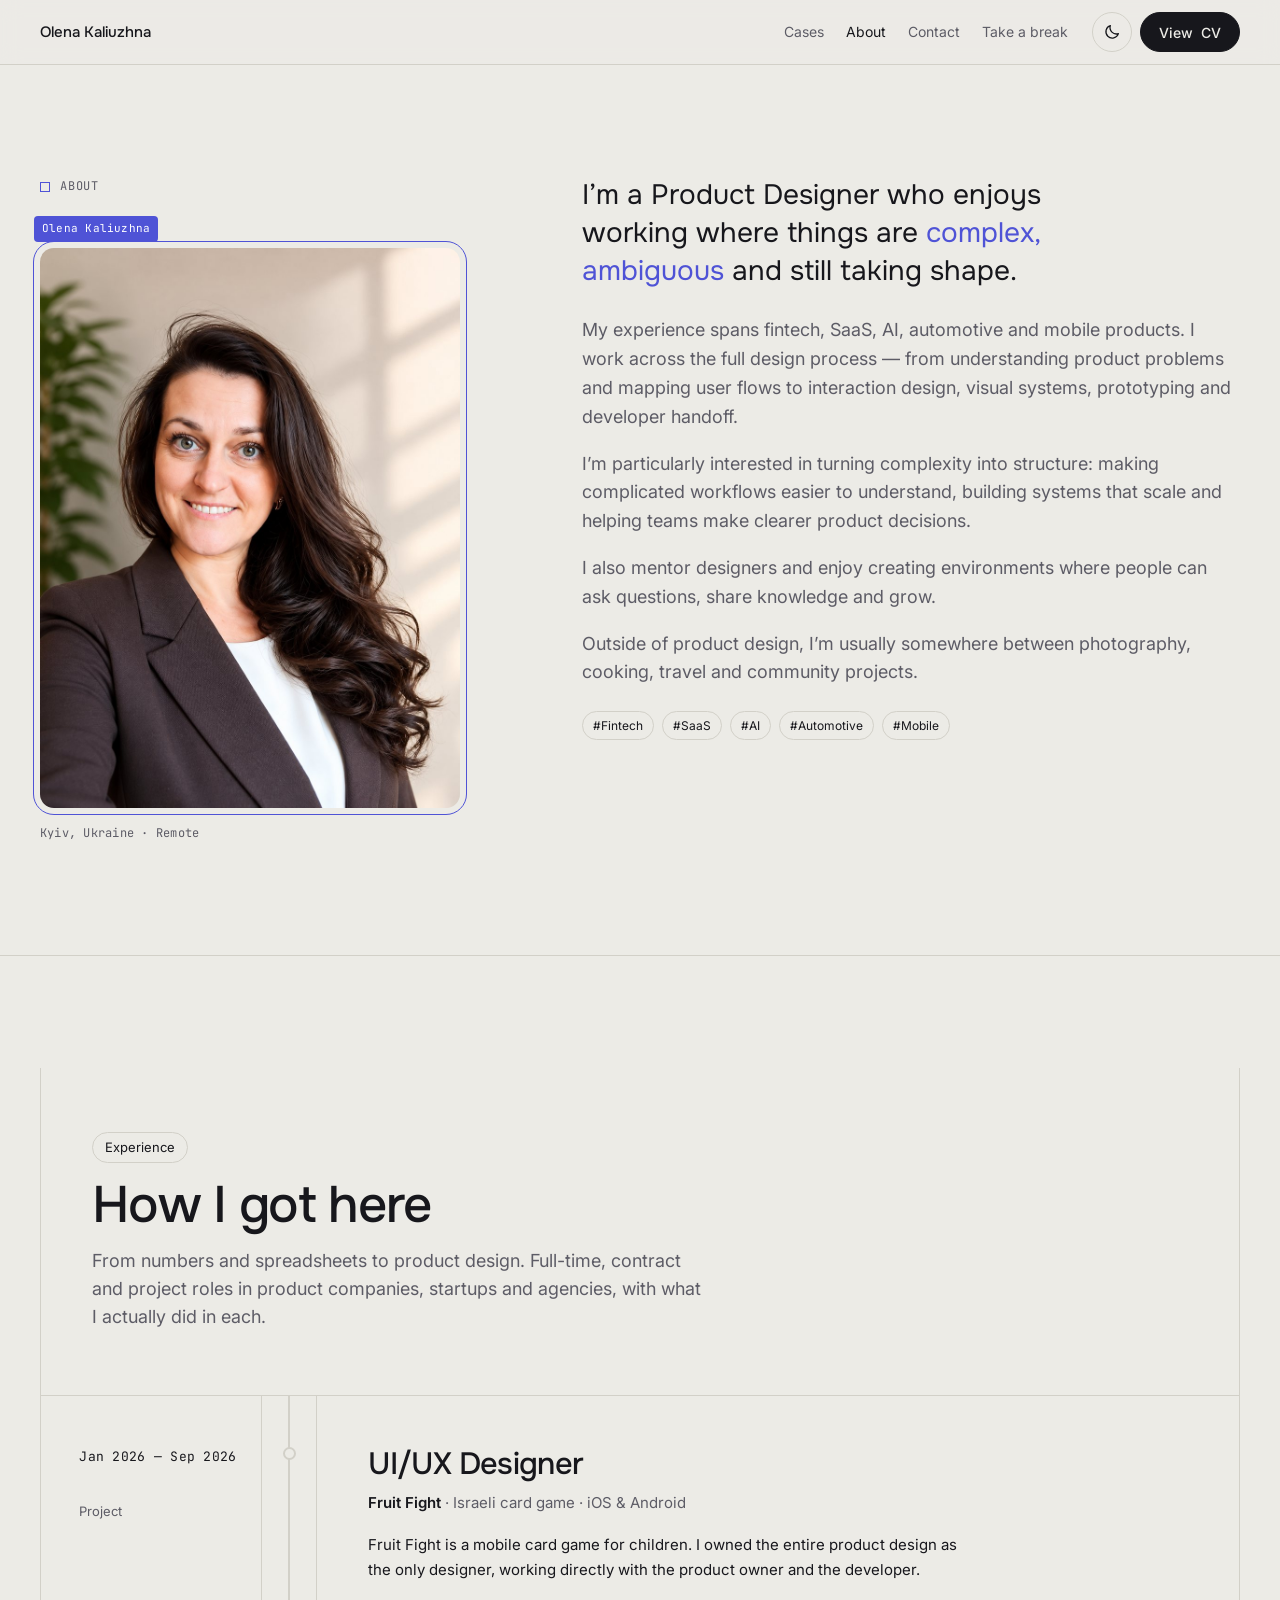
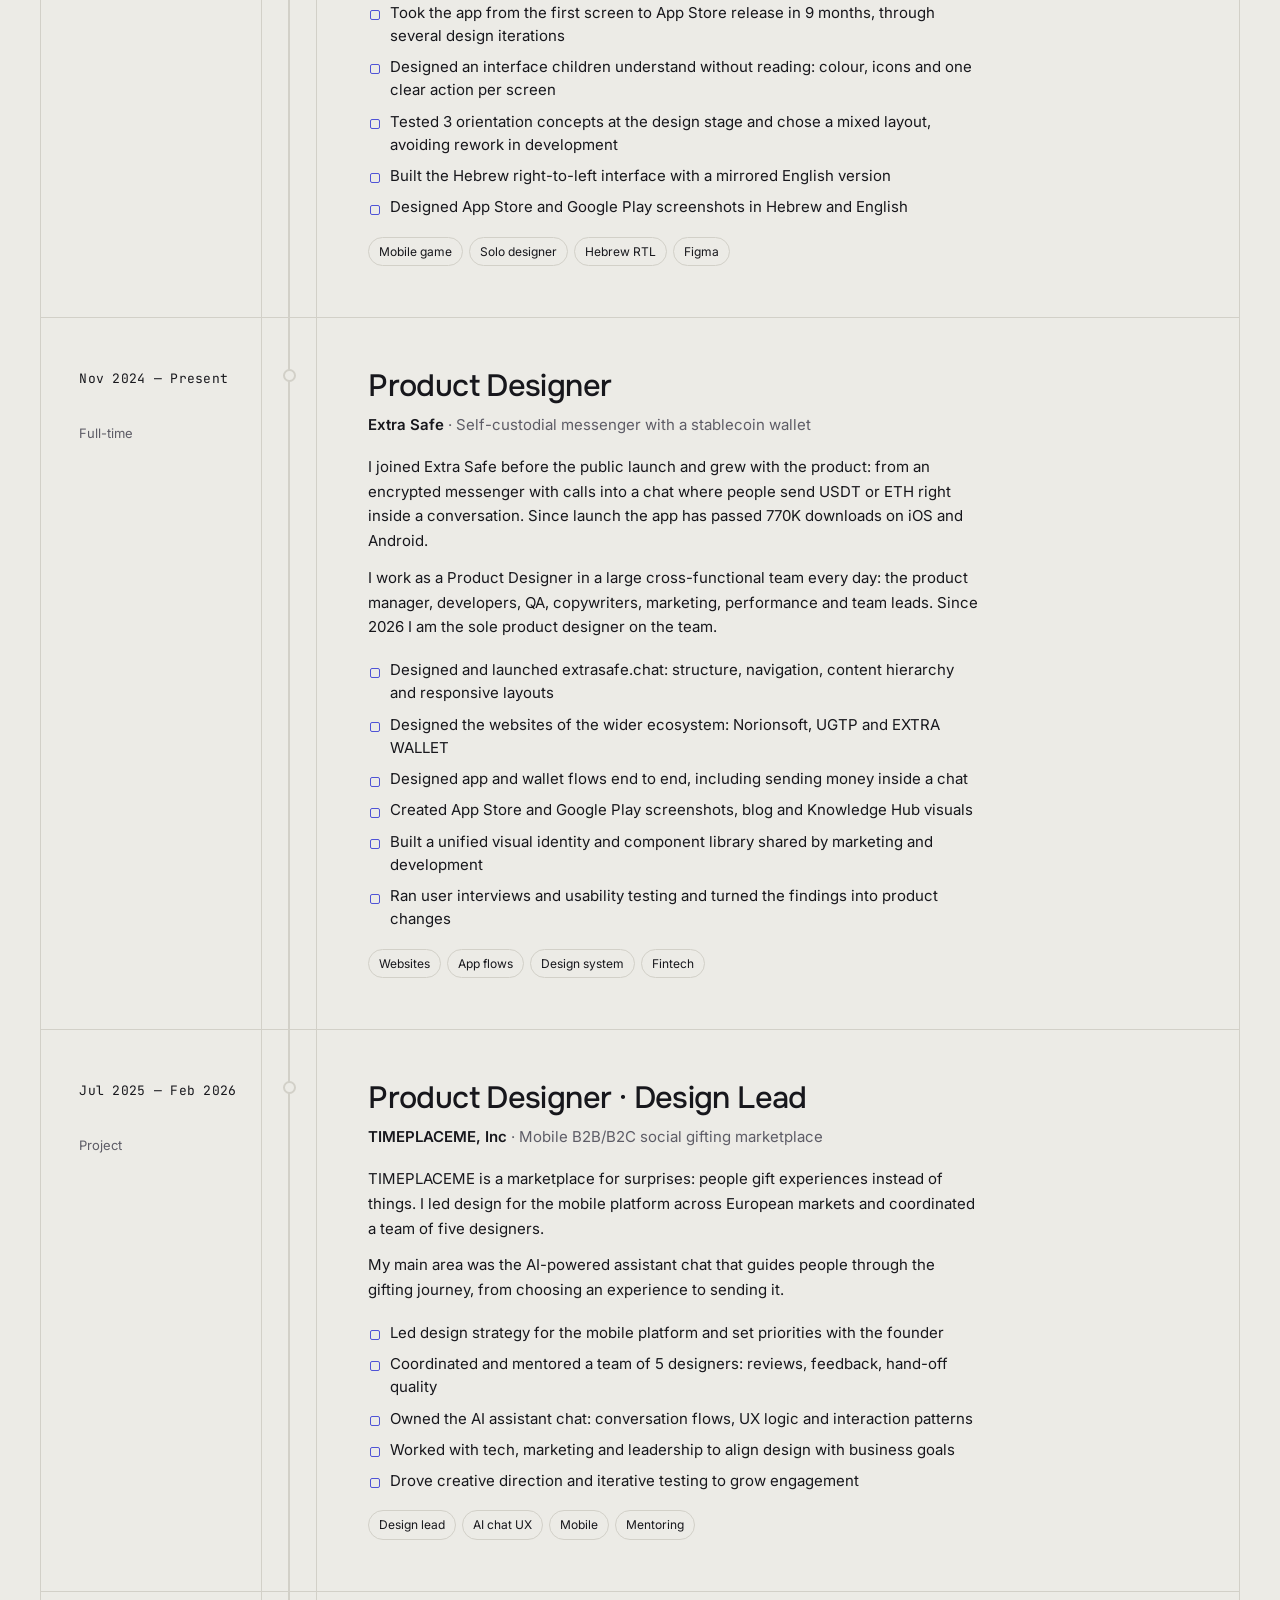
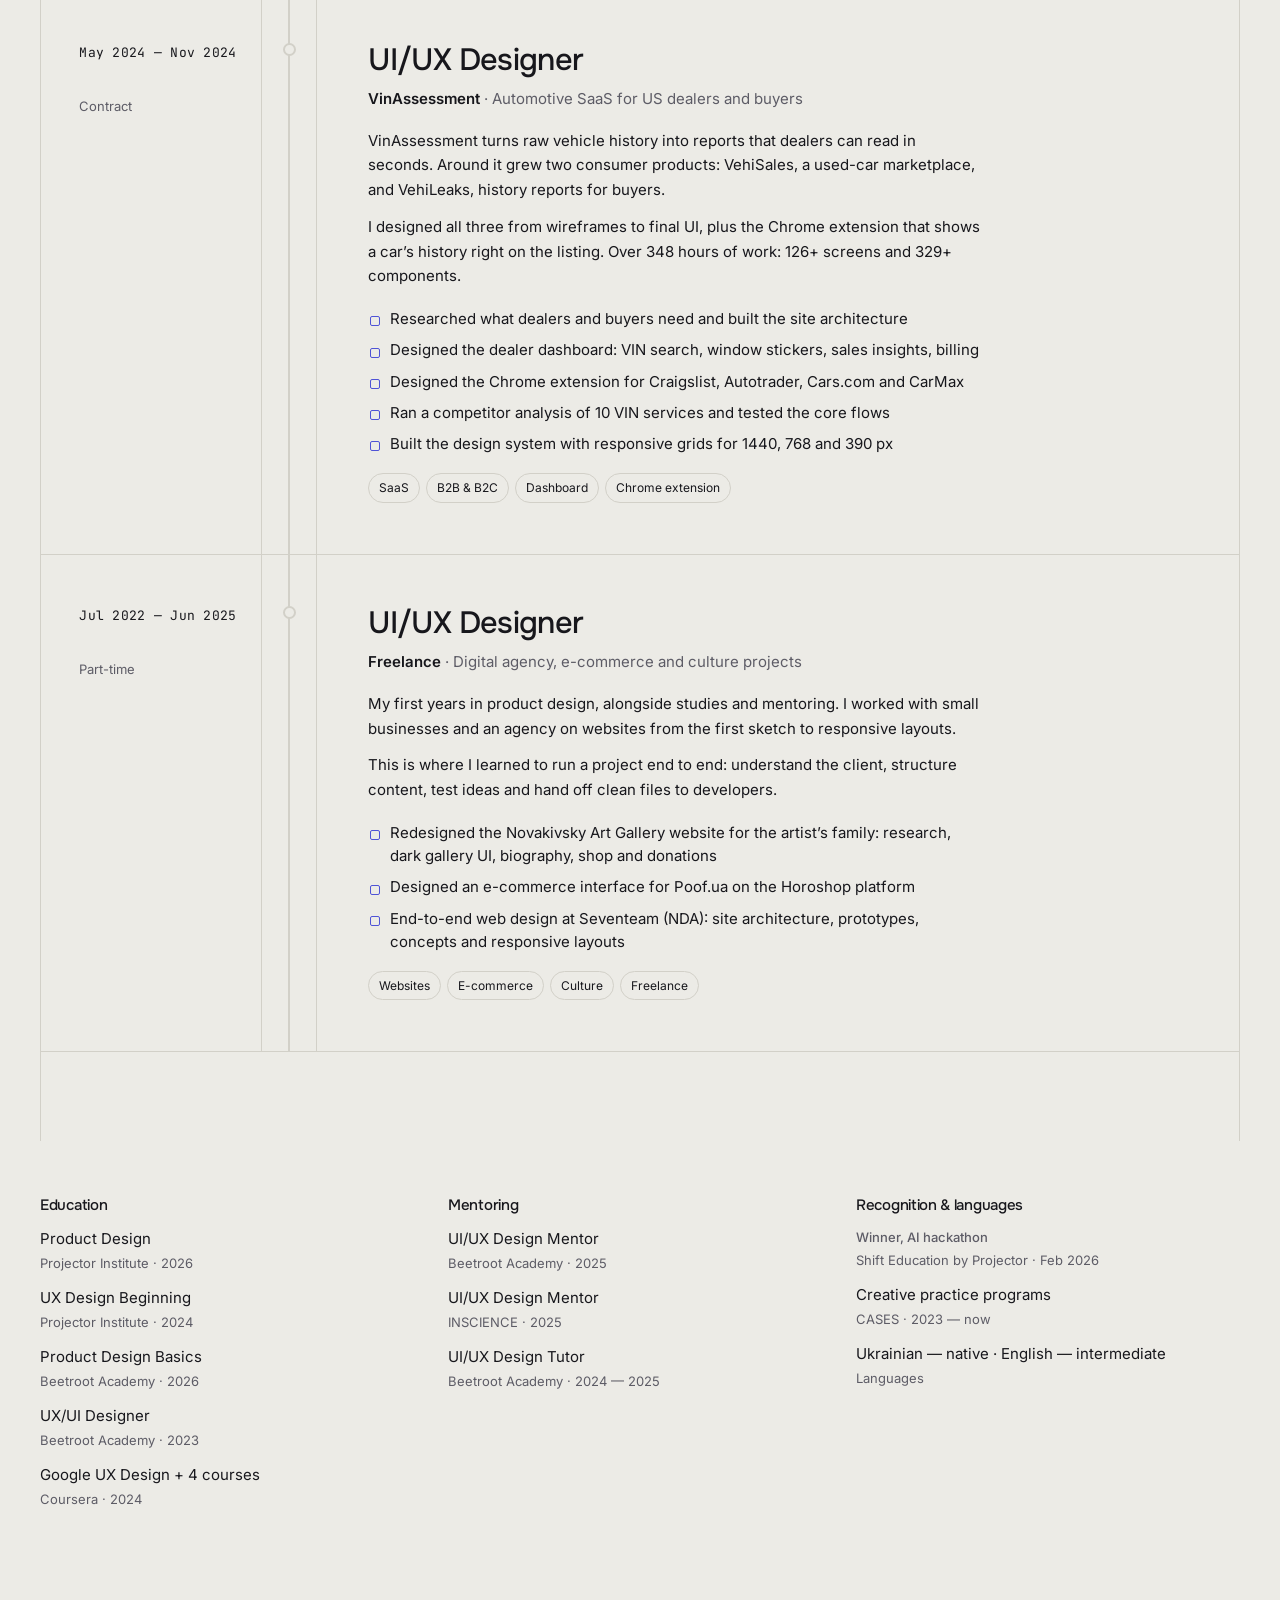
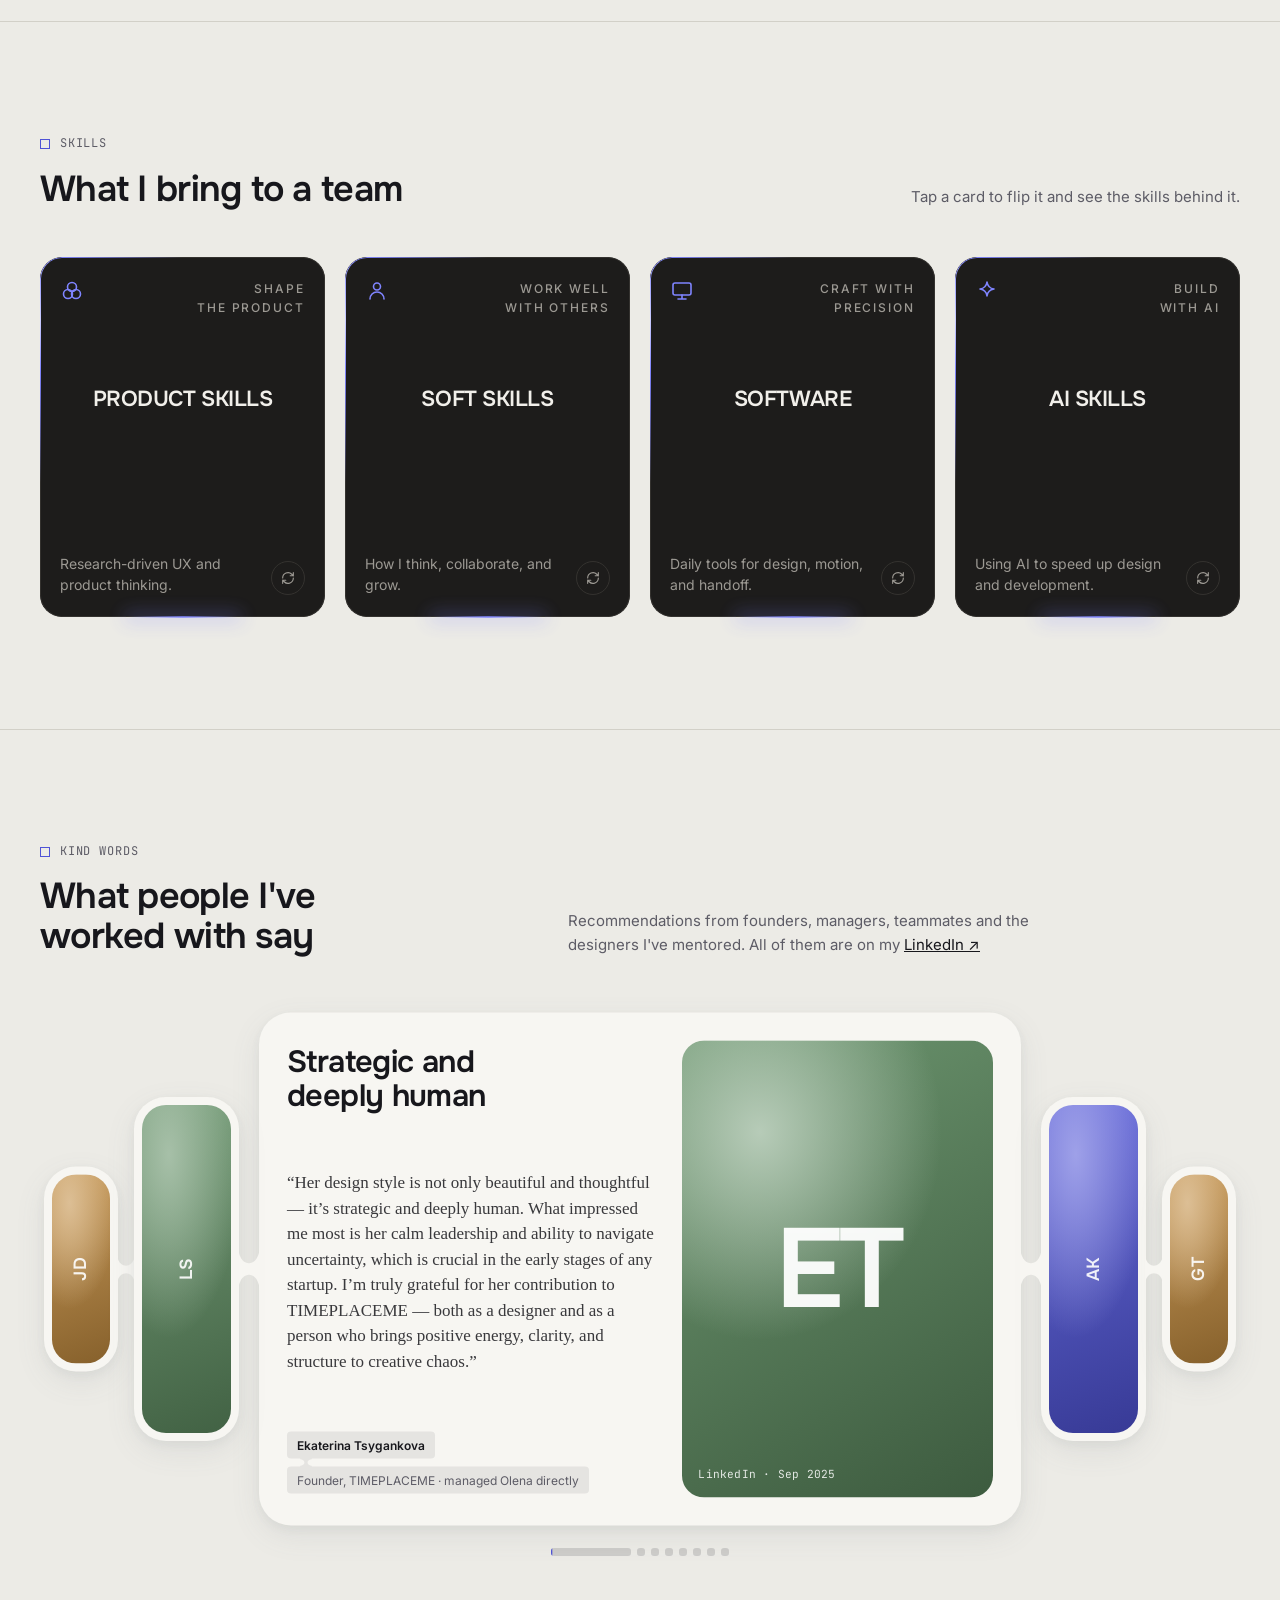
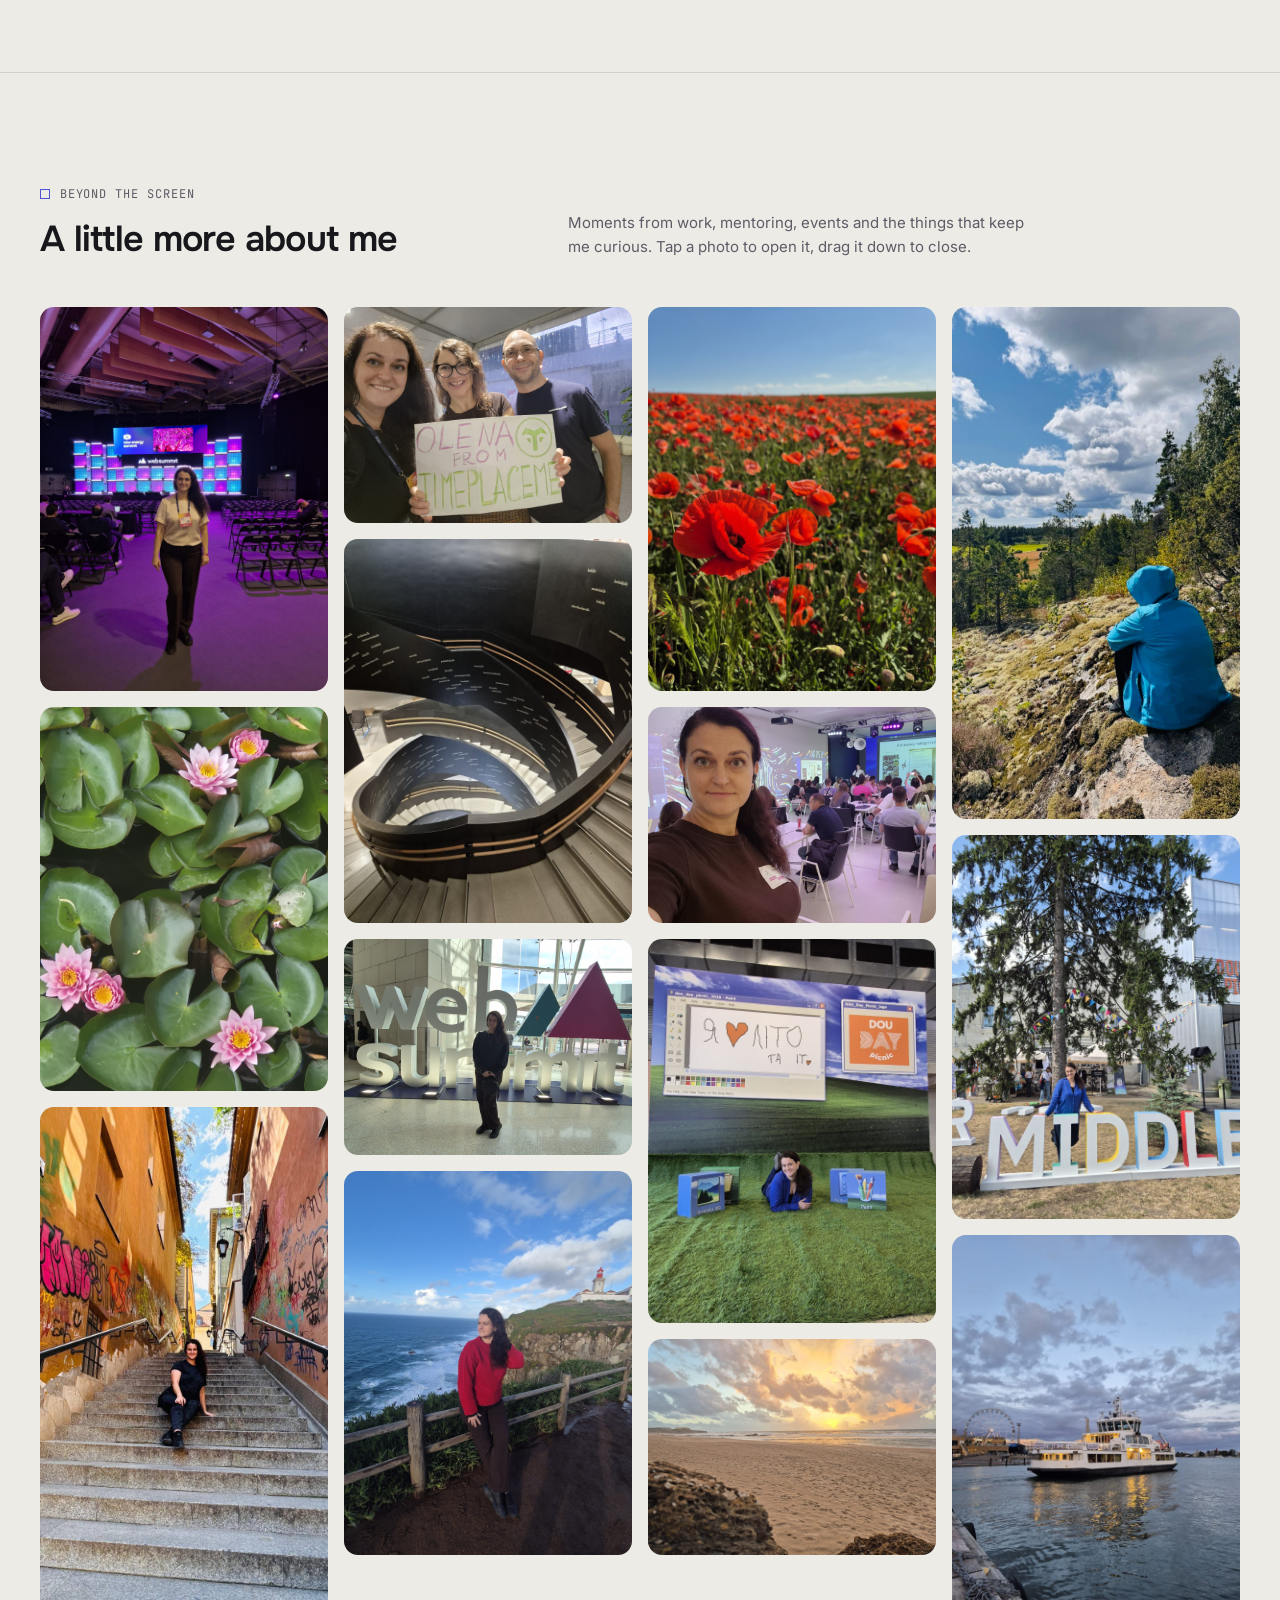
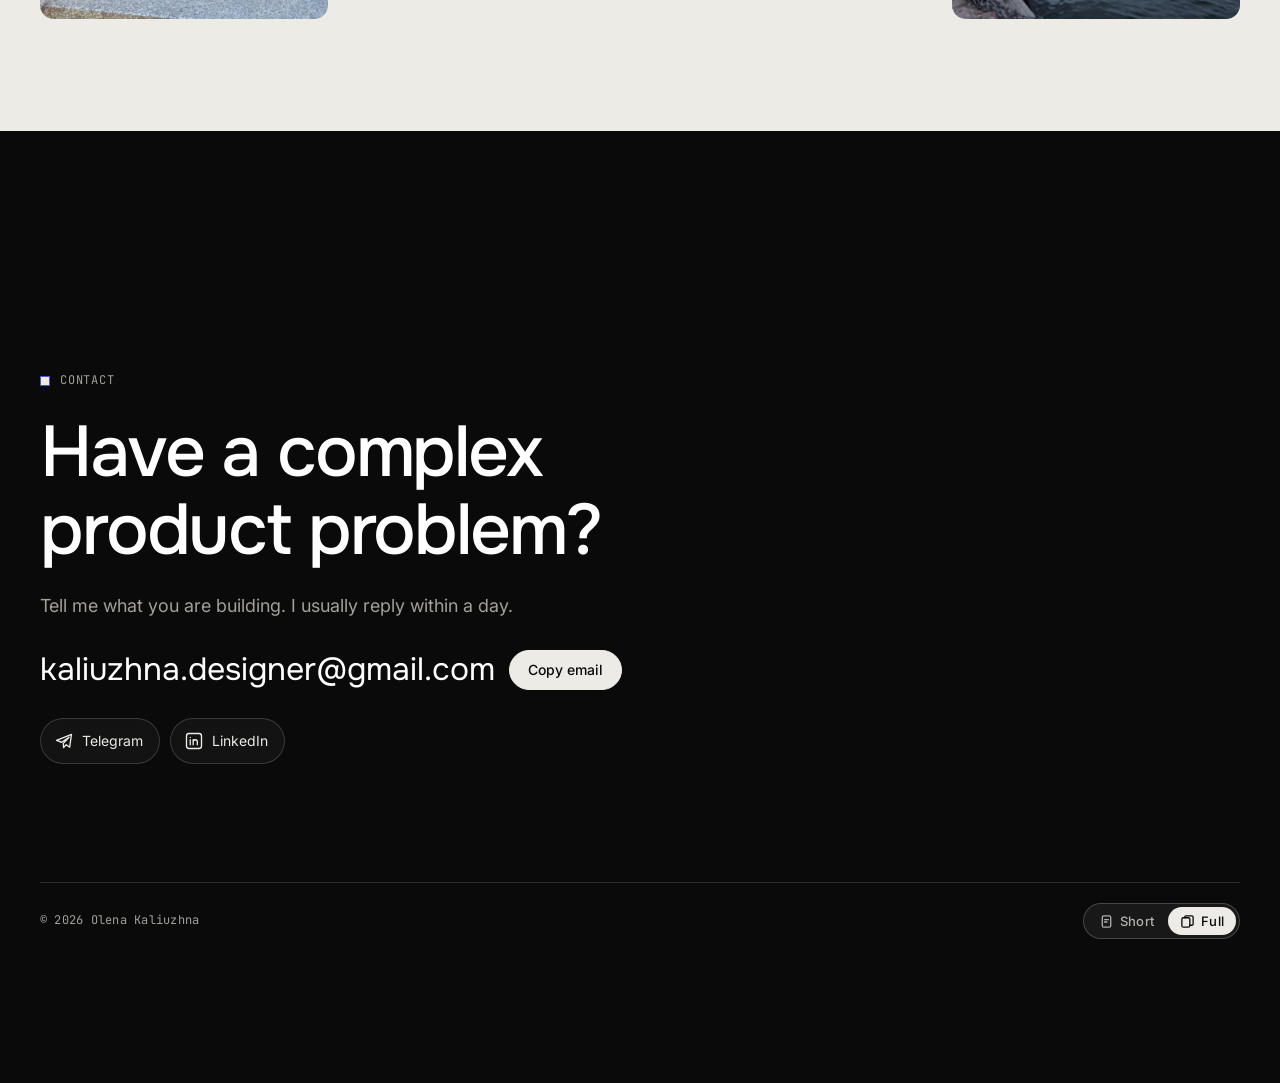
<file: about.html>
<!doctype html>
<html lang="en">
<head>
<meta charset="utf-8">
<meta name="viewport" content="width=device-width, initial-scale=1, viewport-fit=cover">
<title>About — Olena Kaliuzhna</title>
<meta name="description" content="About Olena Kaliuzhna: experience and skills of a Product Designer.">
<link rel="preconnect" href="https://fonts.googleapis.com">
<link rel="preconnect" href="https://fonts.gstatic.com" crossorigin>
<link rel="stylesheet" href="https://fonts.googleapis.com/css2?family=Inter:wght@400;500;600&family=Onest:wght@500;600&family=JetBrains+Mono:wght@400;500&display=swap">
<link rel="stylesheet" href="styles.css?v=202610281957">
<script>try{var t=localStorage.getItem('ok-theme');if(t)document.documentElement.setAttribute('data-theme',t);}catch(e){}</script>
</head>
<body>
<header class="nav">
  <div class="wrap">
    <a class="brand" href="index.html">Olena Kaliuzhna</a>
    <nav class="nav-links" aria-label="Pages"><a href="cases.html">Cases</a><a href="about.html" aria-current="page">About</a><a href="contact.html">Contact</a><a href="break.html">Take a break</a></nav>
    <div class="nav-actions">
      <button class="btn ghost icon-btn theme-btn" id="theme" type="button" aria-label="Switch colour theme">
        <svg class="i-moon" viewBox="0 0 24 24" fill="none" stroke="currentColor" stroke-width="1.7" stroke-linecap="round" stroke-linejoin="round" aria-hidden="true"><path d="M20.5 14.2A8.5 8.5 0 0 1 9.8 3.5a8.5 8.5 0 1 0 10.7 10.7z"/></svg>
        <svg class="i-sun" viewBox="0 0 24 24" fill="none" stroke="currentColor" stroke-width="1.7" stroke-linecap="round" aria-hidden="true"><circle cx="12" cy="12" r="4.2"/><path d="M12 2.5v2M12 19.5v2M2.5 12h2M19.5 12h2M5.3 5.3l1.4 1.4M17.3 17.3l1.4 1.4M5.3 18.7l1.4-1.4M17.3 6.7l1.4-1.4"/></svg>
      </button>
      <button class="btn" type="button" data-cv><span class="cv-label">View</span> CV</button>
    </div>
  </div>
</header>

<main id="top" class="page-about">
  <section id="about">
    <div class="wrap about">
      <div class="about-side">
        <div class="eyebrow">About</div>
        <figure class="portrait">
          <img src="photo.jpg" alt="Olena Kaliuzhna, Product Designer" width="900" height="1202" loading="lazy">
          <span class="frame-label mono" aria-hidden="true">Olena Kaliuzhna</span>
          <figcaption class="mono">Kyiv, Ukraine · Remote</figcaption>
        </figure>
      </div>
      <div class="about-text">
        <p class="quote">I’m a Product Designer who enjoys working where things are <em>complex, ambiguous</em> and still taking shape.</p>
        <p>My experience spans fintech, SaaS, AI, automotive and mobile products. I work across the full design process — from understanding product problems and mapping user flows to interaction design, visual systems, prototyping and developer handoff.</p>
        <p>I’m particularly interested in turning complexity into structure: making complicated workflows easier to understand, building systems that scale and helping teams make clearer product decisions.</p>
        <p>I also mentor designers and enjoy creating environments where people can ask questions, share knowledge and grow.</p>
        <p>Outside of product design, I’m usually somewhere between photography, cooking, travel and community projects.</p>
        <div class="domains"><span class="chip">#Fintech</span><span class="chip">#SaaS</span><span class="chip">#AI</span><span class="chip">#Automotive</span><span class="chip">#Mobile</span></div>
      </div>
    </div>
  </section>



  <section id="experience">
    <div class="wrap">
      <div class="tl">
        <div class="tl-head">
          <span class="tl-badge">Experience</span>
          <h2>How I got here</h2>
          <p>From numbers and spreadsheets to product design. Full-time, contract and project roles in product companies, startups and agencies, with what I actually did in each.</p>
        </div>
        <ol class="tl-items" reversed>
          <li class="tl-row">
            <div class="tl-date"><span class="mono">Jan 2026 — Sep 2026</span><span class="tl-type">Project</span></div>
            <div class="tl-rail" aria-hidden="true"><span class="tl-dot"></span></div>
            <article class="tl-body">
              <h3>UI/UX Designer</h3>
              <p class="tl-co"><b>Fruit Fight</b> · Israeli card game · iOS &amp; Android</p>
              <div class="tl-text"><p>Fruit Fight is a mobile card game for children. I owned the entire product design as the only designer, working directly with the product owner and the developer.</p></div>
              <ul class="tl-list"><li>Took the app from the first screen to App Store release in 9 months, through several design iterations</li><li>Designed an interface children understand without reading: colour, icons and one clear action per screen</li><li>Tested 3 orientation concepts at the design stage and chose a mixed layout, avoiding rework in development</li><li>Built the Hebrew right-to-left interface with a mirrored English version</li><li>Designed App Store and Google Play screenshots in Hebrew and English</li></ul>
              <div class="chips"><span class="chip">Mobile game</span><span class="chip">Solo designer</span><span class="chip">Hebrew RTL</span><span class="chip">Figma</span></div>
              
            </article>
          </li>
          <li class="tl-row">
            <div class="tl-date"><span class="mono">Nov 2024 — Present</span><span class="tl-type">Full-time</span></div>
            <div class="tl-rail" aria-hidden="true"><span class="tl-dot"></span></div>
            <article class="tl-body">
              <h3>Product Designer</h3>
              <p class="tl-co"><b>Extra Safe</b> · Self-custodial messenger with a stablecoin wallet</p>
              <div class="tl-text"><p>I joined Extra Safe before the public launch and grew with the product: from an encrypted messenger with calls into a chat where people send USDT or ETH right inside a conversation. Since launch the app has passed 770K downloads on iOS and Android.</p><p>I work as a Product Designer in a large cross-functional team every day: the product manager, developers, QA, copywriters, marketing, performance and team leads. Since 2026 I am the sole product designer on the team.</p></div>
              <ul class="tl-list"><li>Designed and launched extrasafe.chat: structure, navigation, content hierarchy and responsive layouts</li><li>Designed the websites of the wider ecosystem: Norionsoft, UGTP and EXTRA WALLET</li><li>Designed app and wallet flows end to end, including sending money inside a chat</li><li>Created App Store and Google Play screenshots, blog and Knowledge Hub visuals</li><li>Built a unified visual identity and component library shared by marketing and development</li><li>Ran user interviews and usability testing and turned the findings into product changes</li></ul>
              <div class="chips"><span class="chip">Websites</span><span class="chip">App flows</span><span class="chip">Design system</span><span class="chip">Fintech</span></div>
              
            </article>
          </li>
          <li class="tl-row">
            <div class="tl-date"><span class="mono">Jul 2025 — Feb 2026</span><span class="tl-type">Project</span></div>
            <div class="tl-rail" aria-hidden="true"><span class="tl-dot"></span></div>
            <article class="tl-body">
              <h3>Product Designer · Design Lead</h3>
              <p class="tl-co"><b>TIMEPLACEME, Inc</b> · Mobile B2B/B2C social gifting marketplace</p>
              <div class="tl-text"><p>TIMEPLACEME is a marketplace for surprises: people gift experiences instead of things. I led design for the mobile platform across European markets and coordinated a team of five designers.</p><p>My main area was the AI-powered assistant chat that guides people through the gifting journey, from choosing an experience to sending it.</p></div>
              <ul class="tl-list"><li>Led design strategy for the mobile platform and set priorities with the founder</li><li>Coordinated and mentored a team of 5 designers: reviews, feedback, hand-off quality</li><li>Owned the AI assistant chat: conversation flows, UX logic and interaction patterns</li><li>Worked with tech, marketing and leadership to align design with business goals</li><li>Drove creative direction and iterative testing to grow engagement</li></ul>
              <div class="chips"><span class="chip">Design lead</span><span class="chip">AI chat UX</span><span class="chip">Mobile</span><span class="chip">Mentoring</span></div>
              
            </article>
          </li>
          <li class="tl-row">
            <div class="tl-date"><span class="mono">May 2024 — Nov 2024</span><span class="tl-type">Contract</span></div>
            <div class="tl-rail" aria-hidden="true"><span class="tl-dot"></span></div>
            <article class="tl-body">
              <h3>UI/UX Designer</h3>
              <p class="tl-co"><b>VinAssessment</b> · Automotive SaaS for US dealers and buyers</p>
              <div class="tl-text"><p>VinAssessment turns raw vehicle history into reports that dealers can read in seconds. Around it grew two consumer products: VehiSales, a used-car marketplace, and VehiLeaks, history reports for buyers.</p><p>I designed all three from wireframes to final UI, plus the Chrome extension that shows a car’s history right on the listing. Over 348 hours of work: 126+ screens and 329+ components.</p></div>
              <ul class="tl-list"><li>Researched what dealers and buyers need and built the site architecture</li><li>Designed the dealer dashboard: VIN search, window stickers, sales insights, billing</li><li>Designed the Chrome extension for Craigslist, Autotrader, Cars.com and CarMax</li><li>Ran a competitor analysis of 10 VIN services and tested the core flows</li><li>Built the design system with responsive grids for 1440, 768 and 390 px</li></ul>
              <div class="chips"><span class="chip">SaaS</span><span class="chip">B2B &amp; B2C</span><span class="chip">Dashboard</span><span class="chip">Chrome extension</span></div>
              
            </article>
          </li>
          <li class="tl-row">
            <div class="tl-date"><span class="mono">Jul 2022 — Jun 2025</span><span class="tl-type">Part-time</span></div>
            <div class="tl-rail" aria-hidden="true"><span class="tl-dot"></span></div>
            <article class="tl-body">
              <h3>UI/UX Designer</h3>
              <p class="tl-co"><b>Freelance</b> · Digital agency, e-commerce and culture projects</p>
              <div class="tl-text"><p>My first years in product design, alongside studies and mentoring. I worked with small businesses and an agency on websites from the first sketch to responsive layouts.</p><p>This is where I learned to run a project end to end: understand the client, structure content, test ideas and hand off clean files to developers.</p></div>
              <ul class="tl-list"><li>Redesigned the Novakivsky Art Gallery website for the artist’s family: research, dark gallery UI, biography, shop and donations</li><li>Designed an e-commerce interface for Poof.ua on the Horoshop platform</li><li>End-to-end web design at Seventeam (NDA): site architecture, prototypes, concepts and responsive layouts</li></ul>
              <div class="chips"><span class="chip">Websites</span><span class="chip">E-commerce</span><span class="chip">Culture</span><span class="chip">Freelance</span></div>
              
            </article>
          </li>
        </ol>
        <div class="tl-end" aria-hidden="true"></div>
      </div>

      <div class="xp-extra">
        <div class="mini"><h3>Education</h3><ul>
          <li>Product Design<span>Projector Institute · 2026</span></li>
          <li>UX Design Beginning<span>Projector Institute · 2024</span></li>
          <li>Product Design Basics<span>Beetroot Academy · 2026</span></li>
          <li>UX/UI Designer<span>Beetroot Academy · 2023</span></li>
          <li>Google UX Design + 4 courses<span>Coursera · 2024</span></li>
        </ul></div>
        <div class="mini"><h3>Mentoring</h3><ul>
          <li>UI/UX Design Mentor<span>Beetroot Academy · 2025</span></li>
          <li>UI/UX Design Mentor<span>INSCIENCE · 2025</span></li>
          <li>UI/UX Design Tutor<span>Beetroot Academy · 2024 — 2025</span></li>
        </ul></div>
        <div class="mini"><h3>Recognition &amp; languages</h3><ul>
          <li><span class="award">Winner, AI hackathon</span><span>Shift Education by Projector · Feb 2026</span></li>
          <li>Creative practice programs<span>CASES · 2023 — now</span></li>
          <li>Ukrainian — native · English — intermediate<span>Languages</span></li>
        </ul></div>
      </div>
    </div>
  </section>

  <section id="skills">
    <div class="wrap">
      <div class="sec-head">
        <div><div class="eyebrow">Skills</div><h2 style="margin-top:16px">What I bring to a team</h2></div>
        <p>Tap a card to flip it and see the skills behind it.</p>
      </div>
      <div class="fc-grid">
        <button class="fc" type="button" aria-pressed="false" aria-label="Product Skills: show skills">
          <span class="fc-in">
            <span class="fc-face fc-front">
              <span class="fc-top"><span class="fc-ic" aria-hidden="true"><svg viewBox="0 0 24 24"><circle cx="12" cy="8" r="4.5"/><circle cx="8" cy="15" r="4.5"/><circle cx="16" cy="15" r="4.5"/></svg></span><span class="fc-lab">Shape<br>the product</span></span>
              <span class="fc-title">PRODUCT SKILLS</span>
              <span class="fc-bot"><span class="fc-desc">Research-driven UX and product thinking.</span><span class="fc-flip" aria-hidden="true"><svg viewBox="0 0 24 24"><path d="M4 12a8 8 0 0 1 13.7-5.6L20 8.7M20 4v4.7h-4.7M20 12a8 8 0 0 1-13.7 5.6L4 15.3M4 20v-4.7h4.7"/></svg></span></span>
            </span>
            <span class="fc-face fc-back">
              <span class="fc-top"><span class="fc-ic" aria-hidden="true"><svg viewBox="0 0 24 24"><circle cx="12" cy="8" r="4.5"/><circle cx="8" cy="15" r="4.5"/><circle cx="16" cy="15" r="4.5"/></svg></span><span class="fc-lab">Product Skills</span></span>
              <span class="fc-list"><span>UX Research</span><span>User flow</span><span>UX Analysis</span><span>Wireframing</span><span>Prototyping</span><span>UI States</span><span>UX/UI Design</span><span>Design systems &amp; UI kits</span><span>Information architecture</span><span>Usability testing</span><span>Heuristic evaluation</span><span>Card sorting &amp; tree testing</span><span>Product Thinking</span><span>Responsive Design</span><span>Competitor Research</span><span>Accessibility</span></span>
              <span class="fc-bot"><span class="fc-desc">Skills behind it</span><span class="fc-flip" aria-hidden="true"><svg viewBox="0 0 24 24"><path d="M4 12a8 8 0 0 1 13.7-5.6L20 8.7M20 4v4.7h-4.7M20 12a8 8 0 0 1-13.7 5.6L4 15.3M4 20v-4.7h4.7"/></svg></span></span>
            </span>
          </span>
        </button>
        <button class="fc" type="button" aria-pressed="false" aria-label="Soft Skills: show skills">
          <span class="fc-in">
            <span class="fc-face fc-front">
              <span class="fc-top"><span class="fc-ic" aria-hidden="true"><svg viewBox="0 0 24 24"><circle cx="12" cy="7.5" r="3.5"/><path d="M5 20c0-3.9 3.1-7 7-7s7 3.1 7 7"/></svg></span><span class="fc-lab">Work well<br>with others</span></span>
              <span class="fc-title">SOFT SKILLS</span>
              <span class="fc-bot"><span class="fc-desc">How I think, collaborate, and grow.</span><span class="fc-flip" aria-hidden="true"><svg viewBox="0 0 24 24"><path d="M4 12a8 8 0 0 1 13.7-5.6L20 8.7M20 4v4.7h-4.7M20 12a8 8 0 0 1-13.7 5.6L4 15.3M4 20v-4.7h4.7"/></svg></span></span>
            </span>
            <span class="fc-face fc-back">
              <span class="fc-top"><span class="fc-ic" aria-hidden="true"><svg viewBox="0 0 24 24"><circle cx="12" cy="7.5" r="3.5"/><path d="M5 20c0-3.9 3.1-7 7-7s7 3.1 7 7"/></svg></span><span class="fc-lab">Soft Skills</span></span>
              <span class="fc-list"><span>Teamwork</span><span>Communication</span><span>Mentoring</span><span>Responsibility</span><span>Attention to Detail</span><span>Analytical Thinking</span><span>Continuous Learning</span><span>Ability to Receive Feedback</span></span>
              <span class="fc-bot"><span class="fc-desc">Skills behind it</span><span class="fc-flip" aria-hidden="true"><svg viewBox="0 0 24 24"><path d="M4 12a8 8 0 0 1 13.7-5.6L20 8.7M20 4v4.7h-4.7M20 12a8 8 0 0 1-13.7 5.6L4 15.3M4 20v-4.7h4.7"/></svg></span></span>
            </span>
          </span>
        </button>
        <button class="fc" type="button" aria-pressed="false" aria-label="Software: show skills">
          <span class="fc-in">
            <span class="fc-face fc-front">
              <span class="fc-top"><span class="fc-ic" aria-hidden="true"><svg viewBox="0 0 24 24"><rect x="3" y="4" width="18" height="12" rx="2"/><path d="M8 20h8M12 16v4"/></svg></span><span class="fc-lab">Craft with<br>precision</span></span>
              <span class="fc-title">SOFTWARE</span>
              <span class="fc-bot"><span class="fc-desc">Daily tools for design, motion, and handoff.</span><span class="fc-flip" aria-hidden="true"><svg viewBox="0 0 24 24"><path d="M4 12a8 8 0 0 1 13.7-5.6L20 8.7M20 4v4.7h-4.7M20 12a8 8 0 0 1-13.7 5.6L4 15.3M4 20v-4.7h4.7"/></svg></span></span>
            </span>
            <span class="fc-face fc-back">
              <span class="fc-top"><span class="fc-ic" aria-hidden="true"><svg viewBox="0 0 24 24"><rect x="3" y="4" width="18" height="12" rx="2"/><path d="M8 20h8M12 16v4"/></svg></span><span class="fc-lab">Software</span></span>
              <span class="fc-list"><span>Figma</span><span>FigJam</span><span>Adobe Photoshop</span><span>Adobe Illustrator</span><span>HTML/CSS</span><span>Miro</span><span>Notion</span></span>
              <span class="fc-bot"><span class="fc-desc">Skills behind it</span><span class="fc-flip" aria-hidden="true"><svg viewBox="0 0 24 24"><path d="M4 12a8 8 0 0 1 13.7-5.6L20 8.7M20 4v4.7h-4.7M20 12a8 8 0 0 1-13.7 5.6L4 15.3M4 20v-4.7h4.7"/></svg></span></span>
            </span>
          </span>
        </button>
        <button class="fc" type="button" aria-pressed="false" aria-label="Ai Skills: show skills">
          <span class="fc-in">
            <span class="fc-face fc-front">
              <span class="fc-top"><span class="fc-ic" aria-hidden="true"><svg viewBox="0 0 24 24"><path d="M12 3c.6 4.4 2.6 6.4 7 7-4.4.6-6.4 2.6-7 7-.6-4.4-2.6-6.4-7-7 4.4-.6 6.4-2.6 7-7z"/></svg></span><span class="fc-lab">Build<br>with AI</span></span>
              <span class="fc-title">AI SKILLS</span>
              <span class="fc-bot"><span class="fc-desc">Using AI to speed up design and development.</span><span class="fc-flip" aria-hidden="true"><svg viewBox="0 0 24 24"><path d="M4 12a8 8 0 0 1 13.7-5.6L20 8.7M20 4v4.7h-4.7M20 12a8 8 0 0 1-13.7 5.6L4 15.3M4 20v-4.7h4.7"/></svg></span></span>
            </span>
            <span class="fc-face fc-back">
              <span class="fc-top"><span class="fc-ic" aria-hidden="true"><svg viewBox="0 0 24 24"><path d="M12 3c.6 4.4 2.6 6.4 7 7-4.4.6-6.4 2.6-7 7-.6-4.4-2.6-6.4-7-7 4.4-.6 6.4-2.6 7-7z"/></svg></span><span class="fc-lab">Ai Skills</span></span>
              <span class="fc-list"><span>Prompt Engineering</span><span>Image Generation</span><span>Claude</span><span>ChatGPT</span><span>Nano Banana</span><span>Leonardo AI</span><span>Lovable</span></span>
              <span class="fc-bot"><span class="fc-desc">Skills behind it</span><span class="fc-flip" aria-hidden="true"><svg viewBox="0 0 24 24"><path d="M4 12a8 8 0 0 1 13.7-5.6L20 8.7M20 4v4.7h-4.7M20 12a8 8 0 0 1-13.7 5.6L4 15.3M4 20v-4.7h4.7"/></svg></span></span>
            </span>
          </span>
        </button>
      </div>
    </div>
  </section>

  <section id="kind-words" class="tm-section">
    <div class="wrap">
      <div class="sec-head">
        <div><div class="eyebrow">Kind words</div><h2 style="margin-top:16px">What people I've worked with say</h2></div>
        <p>Recommendations from founders, managers, teammates and the designers I've mentored. All of them are on my <a href="https://www.linkedin.com/in/kaliuzhnaolena/details/recommendations/" target="_blank" rel="noopener">LinkedIn ↗</a></p>
      </div>
    </div>
    <div class="tm" role="region" aria-roledescription="carousel" aria-label="Recommendations" tabindex="0">
      <div class="tm-stage" aria-live="polite">
        <div class="tm-card tone-sage" data-i="0" role="group" aria-roledescription="slide" aria-label="1 of 8: Ekaterina Tsygankova">
          <svg class="tm-neck" viewBox="0 0 20 37.3338" preserveAspectRatio="none" aria-hidden="true"><path d="M0 0C0 0 1.2422 13.5759 10 13.5759C18.7578 13.5759 20 0 20 0V37.3338C20 37.3338 18.7578 23.7578 10 23.7578C1.2422 23.7578 0 37.3338 0 37.3338V0Z"/></svg>
          <div class="tm-clip">
            <div class="tm-peek" aria-hidden="true"><span>ET</span></div>
            <div class="tm-full">
              <div class="tm-text">
                <h3>Strategic and deeply human</h3>
                <blockquote><p>“Her design style is not only beautiful and thoughtful — it’s strategic and deeply human. What impressed me most is her calm leadership and ability to navigate uncertainty, which is crucial in the early stages of any startup. I’m truly grateful for her contribution to TIMEPLACEME — both as a designer and as a person who brings positive energy, clarity, and structure to creative chaos.”</p></blockquote>
                <div class="tm-who"><span class="tm-pill tm-name">Ekaterina Tsygankova</span><svg class="tm-link" viewBox="0 -2 14 12" aria-hidden="true"><path d="M0 -2 V0 C0 0 5.09091 0.49688 5.09091 4 C5.09091 7.50312 0 8 0 8 V10 H14 V8 C14 8 8.90909 7.50312 8.90909 4 C8.90909 0.49688 14 0 14 0 V-2 Z"/></svg><span class="tm-pill tm-role">Founder, TIMEPLACEME · managed Olena directly</span></div>
              </div>
              <div class="tm-photo" aria-hidden="true"><span class="tm-ini">ET</span><span class="tm-meta mono">LinkedIn · Sep 2025</span></div>
            </div>
          </div>
        </div>
        <div class="tm-card tone-accent" data-i="1" role="group" aria-roledescription="slide" aria-label="2 of 8: Andriy Kondzolko">
          <svg class="tm-neck" viewBox="0 0 20 37.3338" preserveAspectRatio="none" aria-hidden="true"><path d="M0 0C0 0 1.2422 13.5759 10 13.5759C18.7578 13.5759 20 0 20 0V37.3338C20 37.3338 18.7578 23.7578 10 23.7578C1.2422 23.7578 0 37.3338 0 37.3338V0Z"/></svg>
          <div class="tm-clip">
            <div class="tm-peek" aria-hidden="true"><span>AK</span></div>
            <div class="tm-full">
              <div class="tm-text">
                <h3>Effective solutions to every challenge</h3>
                <blockquote><p>“Throughout our collaboration, I never once felt that her lack of experience held us back — on the contrary, she always found effective solutions to every challenge we faced. Her mastery of Figma was impressive. She will not only elevate your project to a new level but also bring kindness, care, and genuine inspiration into your workflow.”</p></blockquote>
                <div class="tm-who"><span class="tm-pill tm-name">Andriy Kondzolko</span><svg class="tm-link" viewBox="0 -2 14 12" aria-hidden="true"><path d="M0 -2 V0 C0 0 5.09091 0.49688 5.09091 4 C5.09091 7.50312 0 8 0 8 V10 H14 V8 C14 8 8.90909 7.50312 8.90909 4 C8.90909 0.49688 14 0 14 0 V-2 Z"/></svg><span class="tm-pill tm-role">CTO, VinAssessment · managed Olena directly</span></div>
              </div>
              <div class="tm-photo" aria-hidden="true"><span class="tm-ini">AK</span><span class="tm-meta mono">LinkedIn · May 2025</span></div>
            </div>
          </div>
        </div>
        <div class="tm-card tone-sand" data-i="2" role="group" aria-roledescription="slide" aria-label="3 of 8: Giorgi Tediashvili">
          <svg class="tm-neck" viewBox="0 0 20 37.3338" preserveAspectRatio="none" aria-hidden="true"><path d="M0 0C0 0 1.2422 13.5759 10 13.5759C18.7578 13.5759 20 0 20 0V37.3338C20 37.3338 18.7578 23.7578 10 23.7578C1.2422 23.7578 0 37.3338 0 37.3338V0Z"/></svg>
          <div class="tm-clip">
            <div class="tm-peek" aria-hidden="true"><span>GT</span></div>
            <div class="tm-full">
              <div class="tm-text">
                <h3>Creativity, structure and reliability</h3>
                <blockquote><p>“Lena is one of those rare professionals who combines creativity, structure, and reliability in her work. What stands out most is her ability to approach tasks from a product perspective, focusing not only on visuals but also on usability and real user needs.”</p></blockquote>
                <div class="tm-who"><span class="tm-pill tm-name">Giorgi Tediashvili</span><svg class="tm-link" viewBox="0 -2 14 12" aria-hidden="true"><path d="M0 -2 V0 C0 0 5.09091 0.49688 5.09091 4 C5.09091 7.50312 0 8 0 8 V10 H14 V8 C14 8 8.90909 7.50312 8.90909 4 C8.90909 0.49688 14 0 14 0 V-2 Z"/></svg><span class="tm-pill tm-role">Marketing Communications · same team</span></div>
              </div>
              <div class="tm-photo" aria-hidden="true"><span class="tm-ini">GT</span><span class="tm-meta mono">LinkedIn · Apr 2026</span></div>
            </div>
          </div>
        </div>
        <div class="tm-card tone-rose" data-i="3" role="group" aria-roledescription="slide" aria-label="4 of 8: Iryna Shovkun">
          <svg class="tm-neck" viewBox="0 0 20 37.3338" preserveAspectRatio="none" aria-hidden="true"><path d="M0 0C0 0 1.2422 13.5759 10 13.5759C18.7578 13.5759 20 0 20 0V37.3338C20 37.3338 18.7578 23.7578 10 23.7578C1.2422 23.7578 0 37.3338 0 37.3338V0Z"/></svg>
          <div class="tm-clip">
            <div class="tm-peek" aria-hidden="true"><span>IS</span></div>
            <div class="tm-full">
              <div class="tm-text">
                <h3>Visually appealing and highly functional</h3>
                <blockquote><p>“Lena has strong technical skills, creates precise prototypes, and selects references that align perfectly with the project’s needs. The designs she delivers are not only visually appealing but also highly functional, driving real improvements in conversion rates.”</p></blockquote>
                <div class="tm-who"><span class="tm-pill tm-name">Iryna Shovkun</span><svg class="tm-link" viewBox="0 -2 14 12" aria-hidden="true"><path d="M0 -2 V0 C0 0 5.09091 0.49688 5.09091 4 C5.09091 7.50312 0 8 0 8 V10 H14 V8 C14 8 8.90909 7.50312 8.90909 4 C8.90909 0.49688 14 0 14 0 V-2 Z"/></svg><span class="tm-pill tm-role">Senior Project Manager · managed Olena directly</span></div>
              </div>
              <div class="tm-photo" aria-hidden="true"><span class="tm-ini">IS</span><span class="tm-meta mono">LinkedIn · Oct 2024</span></div>
            </div>
          </div>
        </div>
        <div class="tm-card tone-sky" data-i="4" role="group" aria-roledescription="slide" aria-label="5 of 8: Alina Sokur">
          <svg class="tm-neck" viewBox="0 0 20 37.3338" preserveAspectRatio="none" aria-hidden="true"><path d="M0 0C0 0 1.2422 13.5759 10 13.5759C18.7578 13.5759 20 0 20 0V37.3338C20 37.3338 18.7578 23.7578 10 23.7578C1.2422 23.7578 0 37.3338 0 37.3338V0Z"/></svg>
          <div class="tm-clip">
            <div class="tm-peek" aria-hidden="true"><span>AS</span></div>
            <div class="tm-full">
              <div class="tm-text">
                <h3>Fresh ideas and a creative approach</h3>
                <blockquote><p>“She’s an incredible UI/UX specialist who always brings fresh ideas and a creative approach to her work. I really appreciate how attentive she is to details and always tries to understand the needs of users. Her responsibility and organisation are truly impressive.”</p></blockquote>
                <div class="tm-who"><span class="tm-pill tm-name">Alina Sokur</span><svg class="tm-link" viewBox="0 -2 14 12" aria-hidden="true"><path d="M0 -2 V0 C0 0 5.09091 0.49688 5.09091 4 C5.09091 7.50312 0 8 0 8 V10 H14 V8 C14 8 8.90909 7.50312 8.90909 4 C8.90909 0.49688 14 0 14 0 V-2 Z"/></svg><span class="tm-pill tm-role">Product / Project Manager · same team</span></div>
              </div>
              <div class="tm-photo" aria-hidden="true"><span class="tm-ini">AS</span><span class="tm-meta mono">LinkedIn · Oct 2024</span></div>
            </div>
          </div>
        </div>
        <div class="tm-card tone-accent" data-i="5" role="group" aria-roledescription="slide" aria-label="6 of 8: Yuliia Bohuslavska">
          <svg class="tm-neck" viewBox="0 0 20 37.3338" preserveAspectRatio="none" aria-hidden="true"><path d="M0 0C0 0 1.2422 13.5759 10 13.5759C18.7578 13.5759 20 0 20 0V37.3338C20 37.3338 18.7578 23.7578 10 23.7578C1.2422 23.7578 0 37.3338 0 37.3338V0Z"/></svg>
          <div class="tm-clip">
            <div class="tm-peek" aria-hidden="true"><span>YB</span></div>
            <div class="tm-full">
              <div class="tm-text">
                <h3>Complex concepts, made simple</h3>
                <blockquote><p>“Her deep involvement in every task, sense of responsibility, and ability to explain complex concepts in a simple, accessible way made a huge difference in my learning experience. Her thoughtful guidance, clarity, and structured feedback helped me move forward with confidence.”</p></blockquote>
                <div class="tm-who"><span class="tm-pill tm-name">Yuliia Bohuslavska</span><svg class="tm-link" viewBox="0 -2 14 12" aria-hidden="true"><path d="M0 -2 V0 C0 0 5.09091 0.49688 5.09091 4 C5.09091 7.50312 0 8 0 8 V10 H14 V8 C14 8 8.90909 7.50312 8.90909 4 C8.90909 0.49688 14 0 14 0 V-2 Z"/></svg><span class="tm-pill tm-role">Inclusive UX/UI Designer · mentee</span></div>
              </div>
              <div class="tm-photo" aria-hidden="true"><span class="tm-ini">YB</span><span class="tm-meta mono">LinkedIn · Jul 2025</span></div>
            </div>
          </div>
        </div>
        <div class="tm-card tone-sand" data-i="6" role="group" aria-roledescription="slide" aria-label="7 of 8: Julia Derevianko">
          <svg class="tm-neck" viewBox="0 0 20 37.3338" preserveAspectRatio="none" aria-hidden="true"><path d="M0 0C0 0 1.2422 13.5759 10 13.5759C18.7578 13.5759 20 0 20 0V37.3338C20 37.3338 18.7578 23.7578 10 23.7578C1.2422 23.7578 0 37.3338 0 37.3338V0Z"/></svg>
          <div class="tm-clip">
            <div class="tm-peek" aria-hidden="true"><span>JD</span></div>
            <div class="tm-full">
              <div class="tm-text">
                <h3>Precision, innovation and a proactive team player</h3>
                <blockquote><p>“Her designs aren’t just eye-catching but showcasing functional prowess, thanks to her careful research and empathy for what users need. Olena actively contributes to the success of other students by providing constructive feedback and tirelessly assisting those in need.”</p></blockquote>
                <div class="tm-who"><span class="tm-pill tm-name">Julia Derevianko</span><svg class="tm-link" viewBox="0 -2 14 12" aria-hidden="true"><path d="M0 -2 V0 C0 0 5.09091 0.49688 5.09091 4 C5.09091 7.50312 0 8 0 8 V10 H14 V8 C14 8 8.90909 7.50312 8.90909 4 C8.90909 0.49688 14 0 14 0 V-2 Z"/></svg><span class="tm-pill tm-role">Product Designer · Olena’s teacher</span></div>
              </div>
              <div class="tm-photo" aria-hidden="true"><span class="tm-ini">JD</span><span class="tm-meta mono">LinkedIn · Dec 2023</span></div>
            </div>
          </div>
        </div>
        <div class="tm-card tone-sage" data-i="7" role="group" aria-roledescription="slide" aria-label="8 of 8: Liliia Sobko">
          <svg class="tm-neck" viewBox="0 0 20 37.3338" preserveAspectRatio="none" aria-hidden="true"><path d="M0 0C0 0 1.2422 13.5759 10 13.5759C18.7578 13.5759 20 0 20 0V37.3338C20 37.3338 18.7578 23.7578 10 23.7578C1.2422 23.7578 0 37.3338 0 37.3338V0Z"/></svg>
          <div class="tm-clip">
            <div class="tm-peek" aria-hidden="true"><span>LS</span></div>
            <div class="tm-full">
              <div class="tm-text">
                <h3>A powerful boost of inspiration</h3>
                <blockquote><p>“Olena is the mentor who greatly helped me advance in the field of UI/UX design. Thanks to her, I not only gained the necessary knowledge and skills in UI/UX design but also received a powerful boost of inspiration and confidence in my abilities.”</p></blockquote>
                <div class="tm-who"><span class="tm-pill tm-name">Liliia Sobko</span><svg class="tm-link" viewBox="0 -2 14 12" aria-hidden="true"><path d="M0 -2 V0 C0 0 5.09091 0.49688 5.09091 4 C5.09091 7.50312 0 8 0 8 V10 H14 V8 C14 8 8.90909 7.50312 8.90909 4 C8.90909 0.49688 14 0 14 0 V-2 Z"/></svg><span class="tm-pill tm-role">UI/UX Designer · mentee</span></div>
              </div>
              <div class="tm-photo" aria-hidden="true"><span class="tm-ini">LS</span><span class="tm-meta mono">LinkedIn · May 2024</span></div>
            </div>
          </div>
        </div>
      </div>
      <div class="tm-tabs" role="tablist" aria-label="Choose a recommendation"><button type="button" role="tab" class="tm-tab" data-i="0" aria-label="Recommendation 1: Ekaterina Tsygankova"><i></i></button><button type="button" role="tab" class="tm-tab" data-i="1" aria-label="Recommendation 2: Andriy Kondzolko"><i></i></button><button type="button" role="tab" class="tm-tab" data-i="2" aria-label="Recommendation 3: Giorgi Tediashvili"><i></i></button><button type="button" role="tab" class="tm-tab" data-i="3" aria-label="Recommendation 4: Iryna Shovkun"><i></i></button><button type="button" role="tab" class="tm-tab" data-i="4" aria-label="Recommendation 5: Alina Sokur"><i></i></button><button type="button" role="tab" class="tm-tab" data-i="5" aria-label="Recommendation 6: Yuliia Bohuslavska"><i></i></button><button type="button" role="tab" class="tm-tab" data-i="6" aria-label="Recommendation 7: Julia Derevianko"><i></i></button><button type="button" role="tab" class="tm-tab" data-i="7" aria-label="Recommendation 8: Liliia Sobko"><i></i></button></div>
    </div>
  </section>
  <section id="more" class="gal-section">
    <div class="wrap">
      <div class="sec-head">
        <div><div class="eyebrow">Beyond the screen</div><h2 style="margin-top:16px">A little more about me</h2></div>
        <p>Moments from work, mentoring, events and the things that keep me curious. Tap a photo to open it, drag it down to close.</p>
      </div>
      <div class="gal-grid">
        <button class="gal-item" type="button" data-full="gal-13.jpg" aria-label="Open photo: Olena at the Web Summit main stage in Lisbon"><img src="gal-13.jpg" alt="Olena at the Web Summit main stage in Lisbon" loading="lazy" style="aspect-ratio:3/4"></button>
        <button class="gal-item" type="button" data-full="gal-08.jpg" aria-label="Open photo: Pink water lilies on a pond"><img src="gal-08.jpg" alt="Pink water lilies on a pond" loading="lazy" style="aspect-ratio:3/4"></button>
        <button class="gal-item" type="button" data-full="gal-06.jpg" aria-label="Open photo: Olena sitting on old city stairs between graffiti walls"><img src="gal-06.jpg" alt="Olena sitting on old city stairs between graffiti walls" loading="lazy" style="aspect-ratio:9/16"></button>
        <button class="gal-item" type="button" data-full="gal-14.jpg" aria-label="Open photo: Olena with the TIMEPLACEME team holding an &quot;Olena from TIMEPLACEME&quot; sign"><img src="gal-14.jpg" alt="Olena with the TIMEPLACEME team holding an &quot;Olena from TIMEPLACEME&quot; sign" loading="lazy" style="aspect-ratio:4/3"></button>
        <button class="gal-item" type="button" data-full="gal-04.jpg" aria-label="Open photo: Spiral staircase in a library seen from above"><img src="gal-04.jpg" alt="Spiral staircase in a library seen from above" loading="lazy" style="aspect-ratio:3/4"></button>
        <button class="gal-item" type="button" data-full="gal-10.jpg" aria-label="Open photo: Olena in front of the Web Summit letters"><img src="gal-10.jpg" alt="Olena in front of the Web Summit letters" loading="lazy" style="aspect-ratio:4/3"></button>
        <button class="gal-item" type="button" data-full="gal-12.jpg" aria-label="Open photo: Olena by the cliffs and lighthouse at Cabo da Roca"><img src="gal-12.jpg" alt="Olena by the cliffs and lighthouse at Cabo da Roca" loading="lazy" style="aspect-ratio:3/4"></button>
        <button class="gal-item" type="button" data-full="gal-09.jpg" aria-label="Open photo: A field of red poppies under a blue sky"><img src="gal-09.jpg" alt="A field of red poppies under a blue sky" loading="lazy" style="aspect-ratio:3/4"></button>
        <button class="gal-item" type="button" data-full="gal-07.jpg" aria-label="Open photo: Selfie at a product design meetup"><img src="gal-07.jpg" alt="Selfie at a product design meetup" loading="lazy" style="aspect-ratio:4/3"></button>
        <button class="gal-item" type="button" data-full="gal-02.jpg" aria-label="Open photo: Olena at DOU Day Picnic"><img src="gal-02.jpg" alt="Olena at DOU Day Picnic" loading="lazy" style="aspect-ratio:3/4"></button>
        <button class="gal-item" type="button" data-full="gal-11.jpg" aria-label="Open photo: Sunset over an ocean beach"><img src="gal-11.jpg" alt="Sunset over an ocean beach" loading="lazy" style="aspect-ratio:4/3"></button>
        <button class="gal-item" type="button" data-full="gal-05.jpg" aria-label="Open photo: Sitting on a mossy rock above a forest valley"><img src="gal-05.jpg" alt="Sitting on a mossy rock above a forest valley" loading="lazy" style="aspect-ratio:9/16"></button>
        <button class="gal-item" type="button" data-full="gal-01.jpg" aria-label="Open photo: Olena at DOU Day by the big MIDDLE letters"><img src="gal-01.jpg" alt="Olena at DOU Day by the big MIDDLE letters" loading="lazy" style="aspect-ratio:3/4"></button>
        <button class="gal-item" type="button" data-full="gal-03.jpg" aria-label="Open photo: Suomenlinna ferry in Helsinki harbour at dusk"><img src="gal-03.jpg" alt="Suomenlinna ferry in Helsinki harbour at dusk" loading="lazy" style="aspect-ratio:3/4"></button>
      </div>
    </div>
  </section>
  <section id="contact" class="cta-tree">
    <div class="cta-tree-bg" data-tree aria-hidden="true"></div>
    <div class="wrap cta-tree-in">
      <div class="eyebrow">Contact</div>
      <h2>Have a complex product problem?</h2>
      <p class="cta-sub">Tell me what you are building. I usually reply within a day.</p>
      <div class="mail-row">
        <span class="mail" id="mail">kaliuzhna.designer@gmail.com</span>
        <button class="btn" id="copy" type="button">Copy email</button>
        <span class="toast mono" id="toast" aria-live="polite"></span>
      </div>
      <ul class="cta-icons" aria-label="Find me online">
        <li><a href="https://t.me/kaliuzhnaolena" target="_blank" rel="noopener" aria-label="Telegram"><svg viewBox="0 0 24 24" aria-hidden="true"><path d="M21 4L3 11.2l6.2 2.3L18 7.5l-6.8 7.3.3 5.2 3.2-3.6 4.1 3z"/></svg><span>Telegram</span></a></li>
        <li><a href="https://www.linkedin.com/in/kaliuzhnaolena/" target="_blank" rel="noopener" aria-label="LinkedIn"><svg viewBox="0 0 24 24" aria-hidden="true"><rect x="3" y="3" width="18" height="18" rx="3"/><path d="M7.5 10.5v6M7.5 7.6v.1M11 16.5v-6M11 13.2c0-1.6 1-2.7 2.5-2.7s2.5 1 2.5 2.7v3.3"/></svg><span>LinkedIn</span></a></li>
      </ul>
      <div class="foot mono"><span>© 2026 Olena Kaliuzhna</span><div class="ver-switch" role="group" aria-label="Site version"><a class="vs-opt" href="https://olena-kaliuzhna-design.github.io/portfolio/" title="Short version: everything on one page"><svg viewBox="0 0 16 16" aria-hidden="true"><rect x="3.5" y="2" width="9" height="12" rx="1.6"/><path d="M6 6h4M6 8.5h2.5"/></svg><span>Short</span></a><span class="vs-opt is-on" aria-current="page" title="Full version"><svg viewBox="0 0 16 16" aria-hidden="true"><rect x="2" y="4" width="8.5" height="10" rx="1.6"/><path d="M5 4V3.4C5 2.6 5.6 2 6.4 2h6.1c.8 0 1.5.6 1.5 1.4v7.2c0 .8-.7 1.4-1.5 1.4h-2"/></svg><span>Full</span></span></div></div>
    </div>
  </section>
</main>
<div class="cv-view" id="cv-view" role="dialog" aria-modal="true" aria-label="CV of Olena Kaliuzhna" hidden>
  <div class="cv-panel">
    <div class="cv-bar">
      <span class="mono">CV · Olena Kaliuzhna · Product Designer</span>
      <a class="btn ghost" href="cv.pdf" download="Olena_Kaliuzhna_CV.pdf" target="_blank" rel="noopener">Download PDF</a>
      <button class="btn icon-btn" type="button" id="cv-close" aria-label="Close CV">✕</button>
    </div>
    <div class="cv-scroll"><img src="cv.jpg" alt="CV of Olena Kaliuzhna, Product Designer: summary, skills, experience, education" loading="lazy" width="1500" height="3908"></div>
  </div>
</div>
<script src="confetti.js"></script>
<script src="main.js"></script>
<script src="testimonials.js"></script>
<script src="ballpit.js" defer></script>
<script src="tree.js" defer></script>
<script src="gallery.js" defer></script>
</body>
</html>
</file>
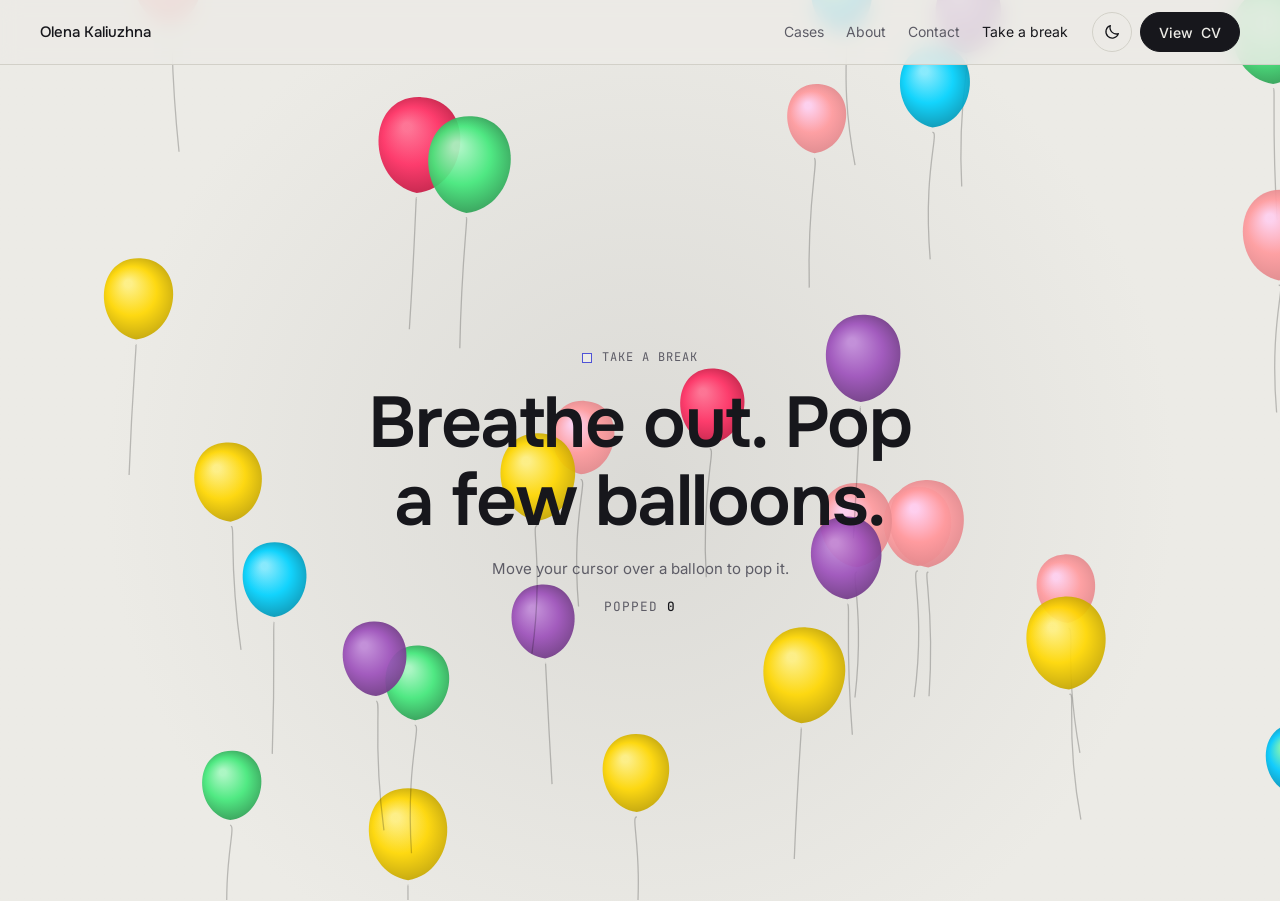
<file: break.html>
<!doctype html>
<html lang="en">
<head>
<meta charset="utf-8">
<meta name="viewport" content="width=device-width, initial-scale=1, viewport-fit=cover">
<title>Take a break — Olena Kaliuzhna</title>
<meta name="description" content="A small break: pop some balloons.">
<link rel="preconnect" href="https://fonts.googleapis.com">
<link rel="preconnect" href="https://fonts.gstatic.com" crossorigin>
<link rel="stylesheet" href="https://fonts.googleapis.com/css2?family=Inter:wght@400;500;600&family=Onest:wght@500;600&family=JetBrains+Mono:wght@400;500&display=swap">
<link rel="stylesheet" href="styles.css?v=202610061831">
<script>try{var t=localStorage.getItem('ok-theme');if(t)document.documentElement.setAttribute('data-theme',t);}catch(e){}</script>
</head>
<body>
<header class="nav">
  <div class="wrap">
    <a class="brand" href="index.html">Olena Kaliuzhna</a>
    <nav class="nav-links" aria-label="Pages"><a href="cases.html">Cases</a><a href="about.html">About</a><a href="contact.html">Contact</a><a href="break.html" aria-current="page">Take a break</a></nav>
    <div class="nav-actions">
      <button class="btn ghost icon-btn theme-btn" id="theme" type="button" aria-label="Switch colour theme">
        <svg class="i-moon" viewBox="0 0 24 24" fill="none" stroke="currentColor" stroke-width="1.7" stroke-linecap="round" stroke-linejoin="round" aria-hidden="true"><path d="M20.5 14.2A8.5 8.5 0 0 1 9.8 3.5a8.5 8.5 0 1 0 10.7 10.7z"/></svg>
        <svg class="i-sun" viewBox="0 0 24 24" fill="none" stroke="currentColor" stroke-width="1.7" stroke-linecap="round" aria-hidden="true"><circle cx="12" cy="12" r="4.2"/><path d="M12 2.5v2M12 19.5v2M2.5 12h2M19.5 12h2M5.3 5.3l1.4 1.4M17.3 17.3l1.4 1.4M5.3 18.7l1.4-1.4M17.3 6.7l1.4-1.4"/></svg>
      </button>
      <button class="btn" type="button" data-cv><span class="cv-label">View</span> CV</button>
    </div>
  </div>
</header>

<main id="top" class="break">
  <canvas class="break-canvas" id="balloons" aria-hidden="true"></canvas>
  <div class="break-copy">
    <div class="eyebrow">Take a break</div>
    <h1>Breathe out. Pop a few balloons.</h1>
    <p class="break-hint"><span class="hint-fine">Move your cursor over a balloon to pop it.</span><span class="hint-touch">Touch a balloon to pop it.</span></p>
    <p class="break-count mono" aria-live="polite">Popped <b id="popped">0</b></p>
  </div>
</main>
<div class="cv-view" id="cv-view" role="dialog" aria-modal="true" aria-label="CV of Olena Kaliuzhna" hidden>
  <div class="cv-panel">
    <div class="cv-bar">
      <span class="mono">CV · Olena Kaliuzhna · Product Designer</span>
      <a class="btn ghost" href="cv.pdf" download="Olena_Kaliuzhna_CV.pdf" target="_blank" rel="noopener">Download PDF</a>
      <button class="btn icon-btn" type="button" id="cv-close" aria-label="Close CV">✕</button>
    </div>
    <div class="cv-scroll"><img src="cv.jpg" alt="CV of Olena Kaliuzhna, Product Designer: contacts, skills, experience, education" loading="lazy" width="1500" height="2725"></div>
  </div>
</div>
<script src="main.js"></script>
<script src="break.js"></script>
</body>
</html>
</file>
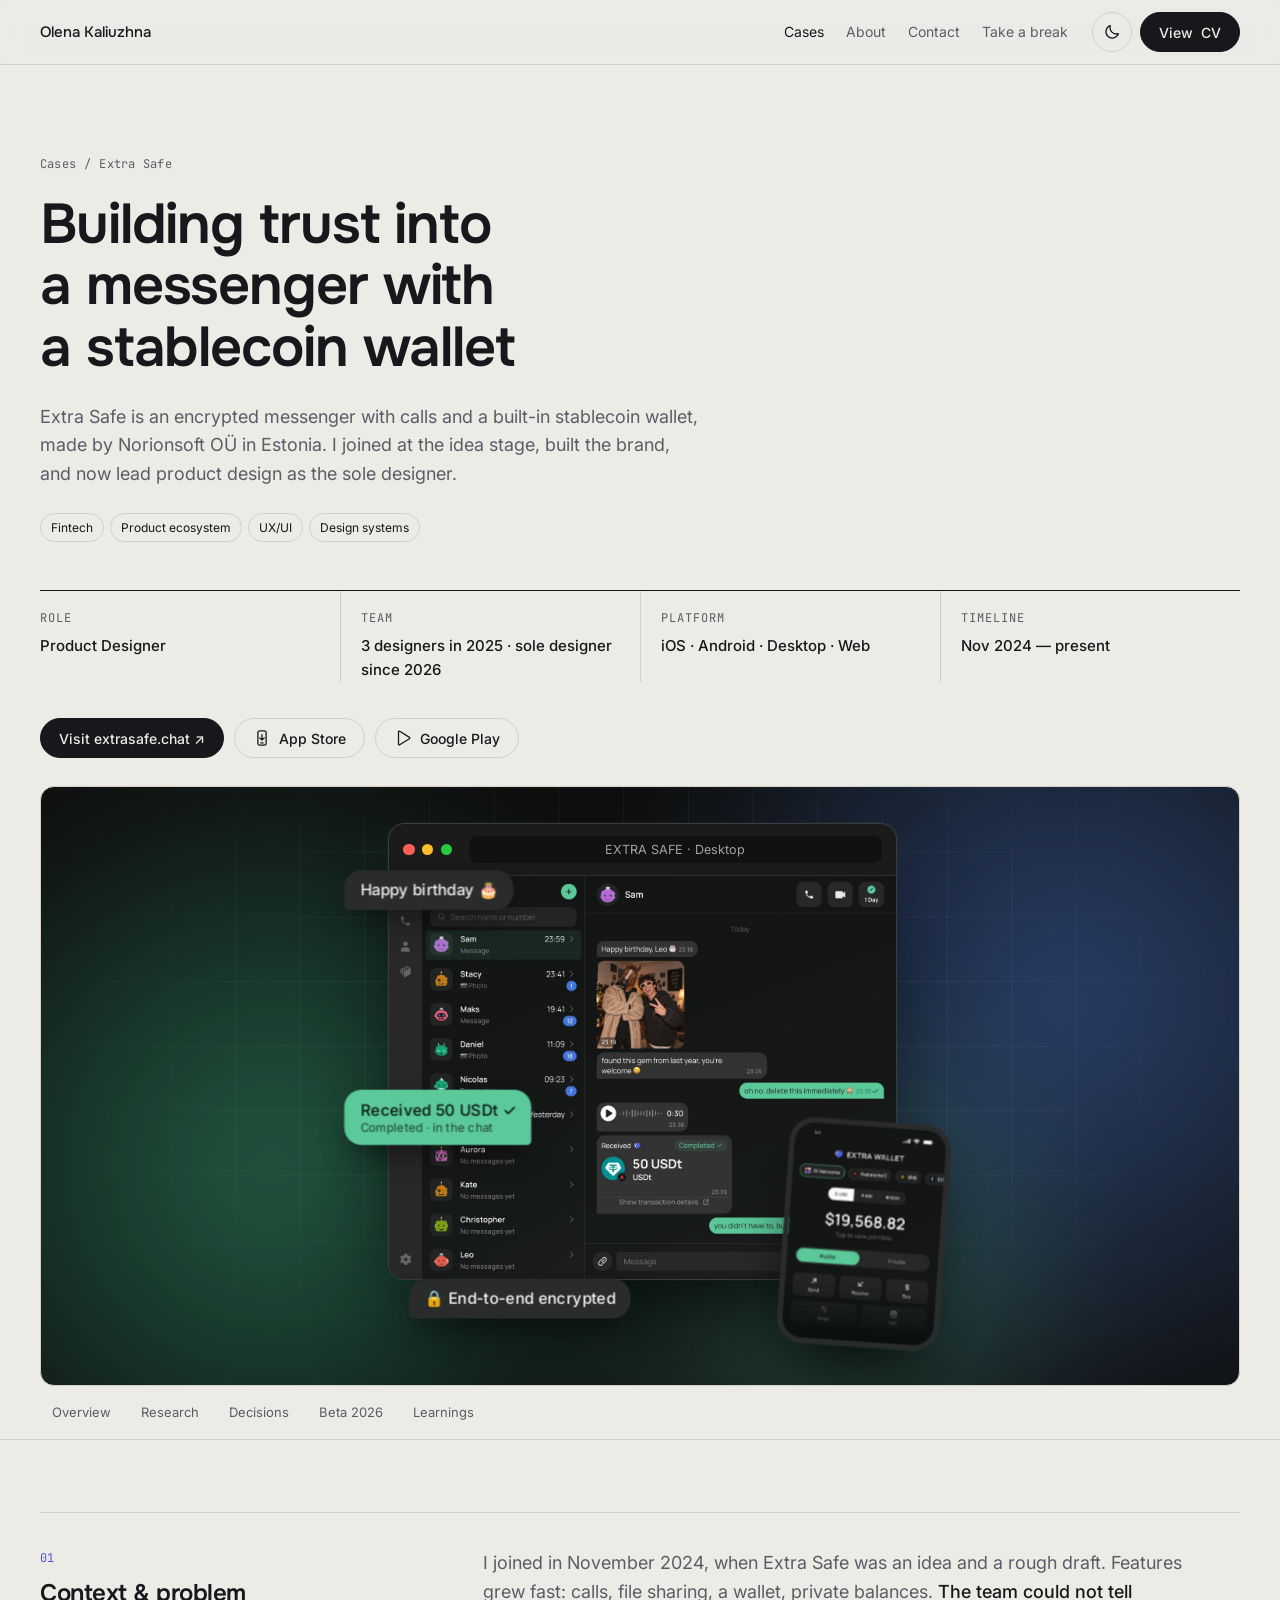
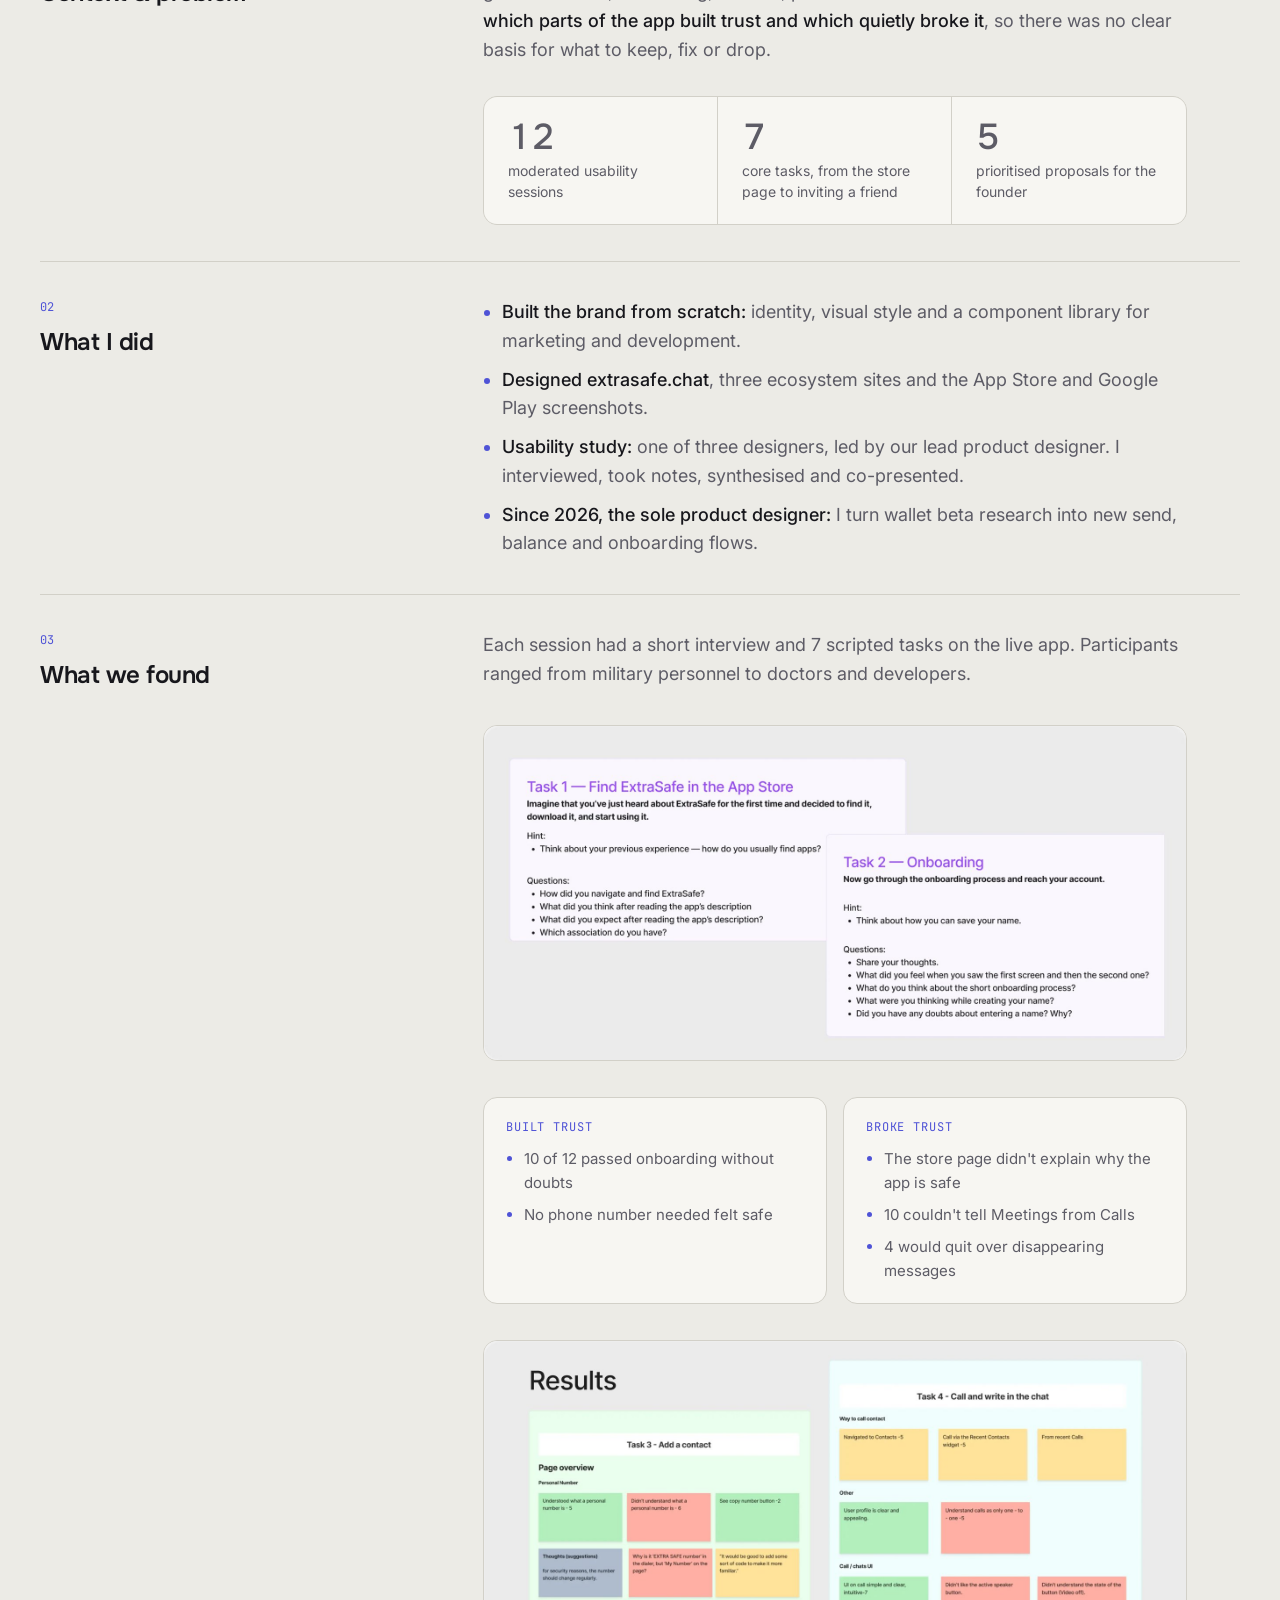
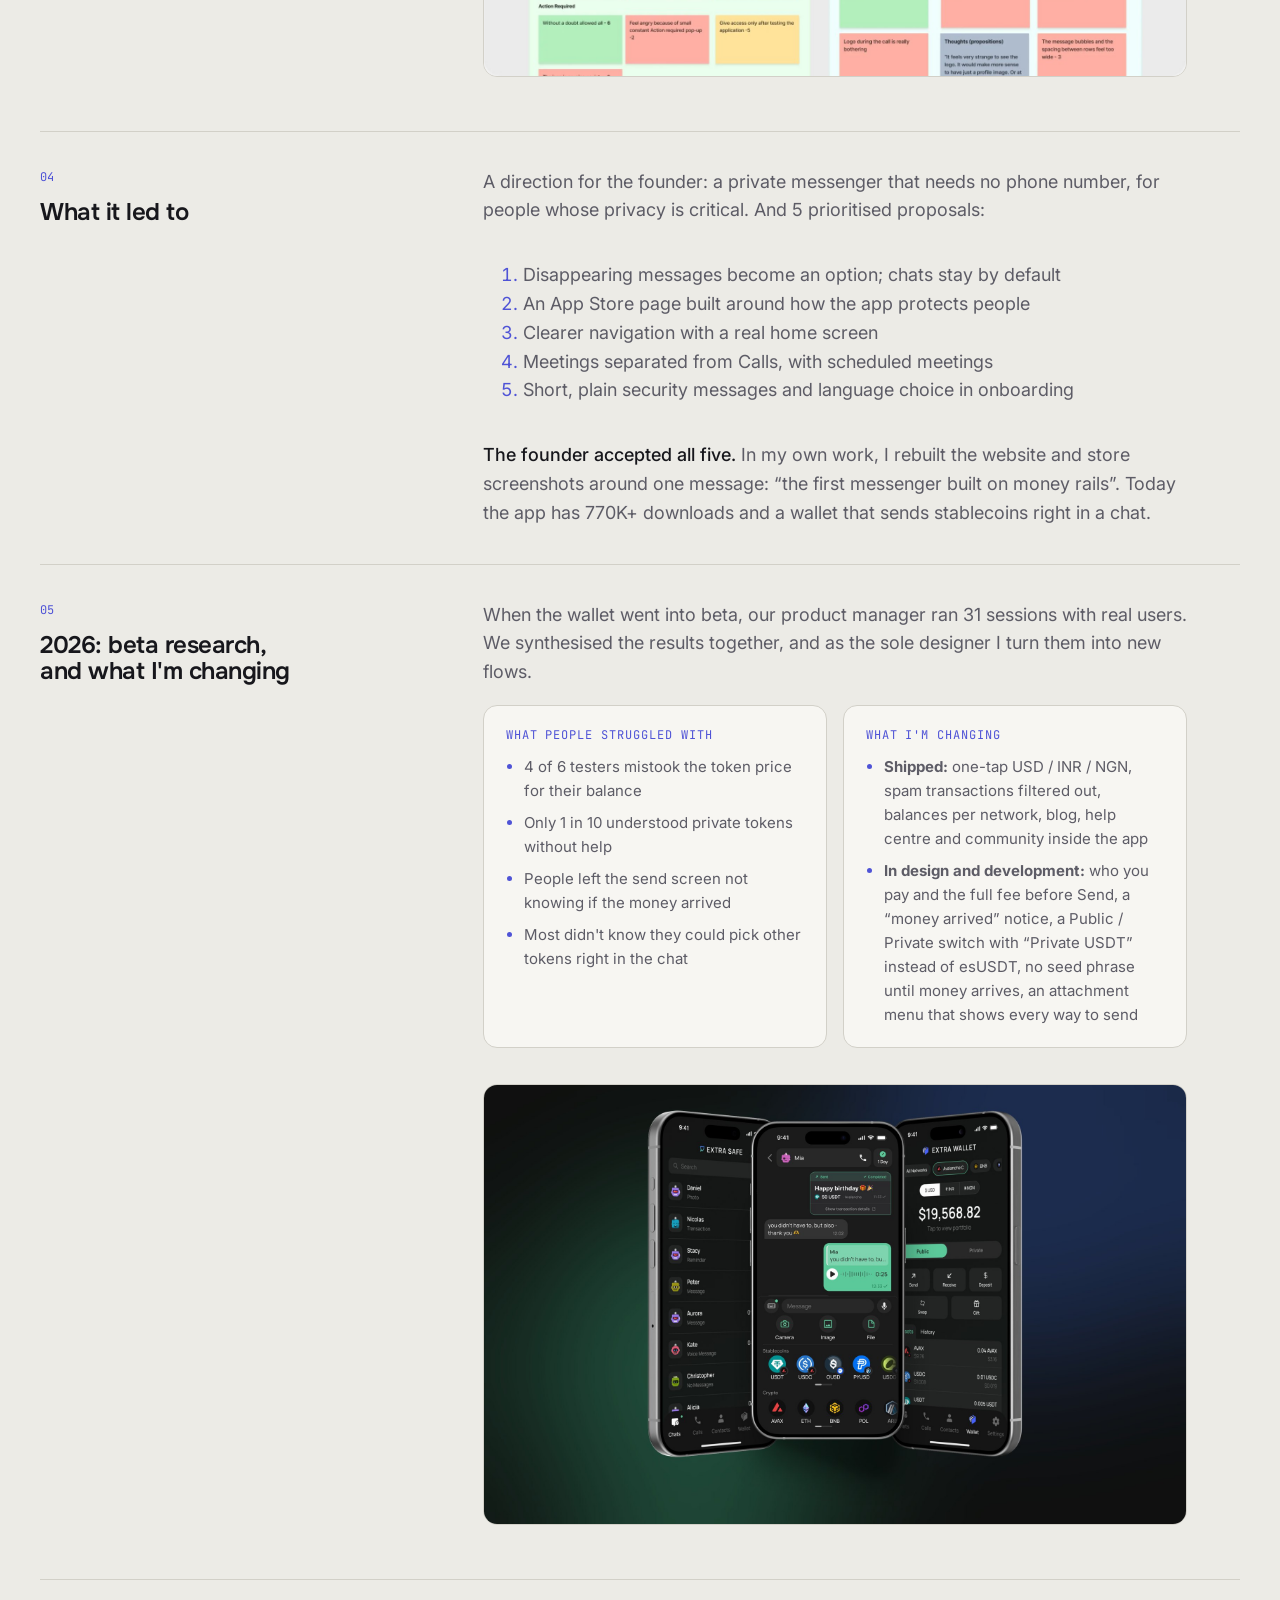
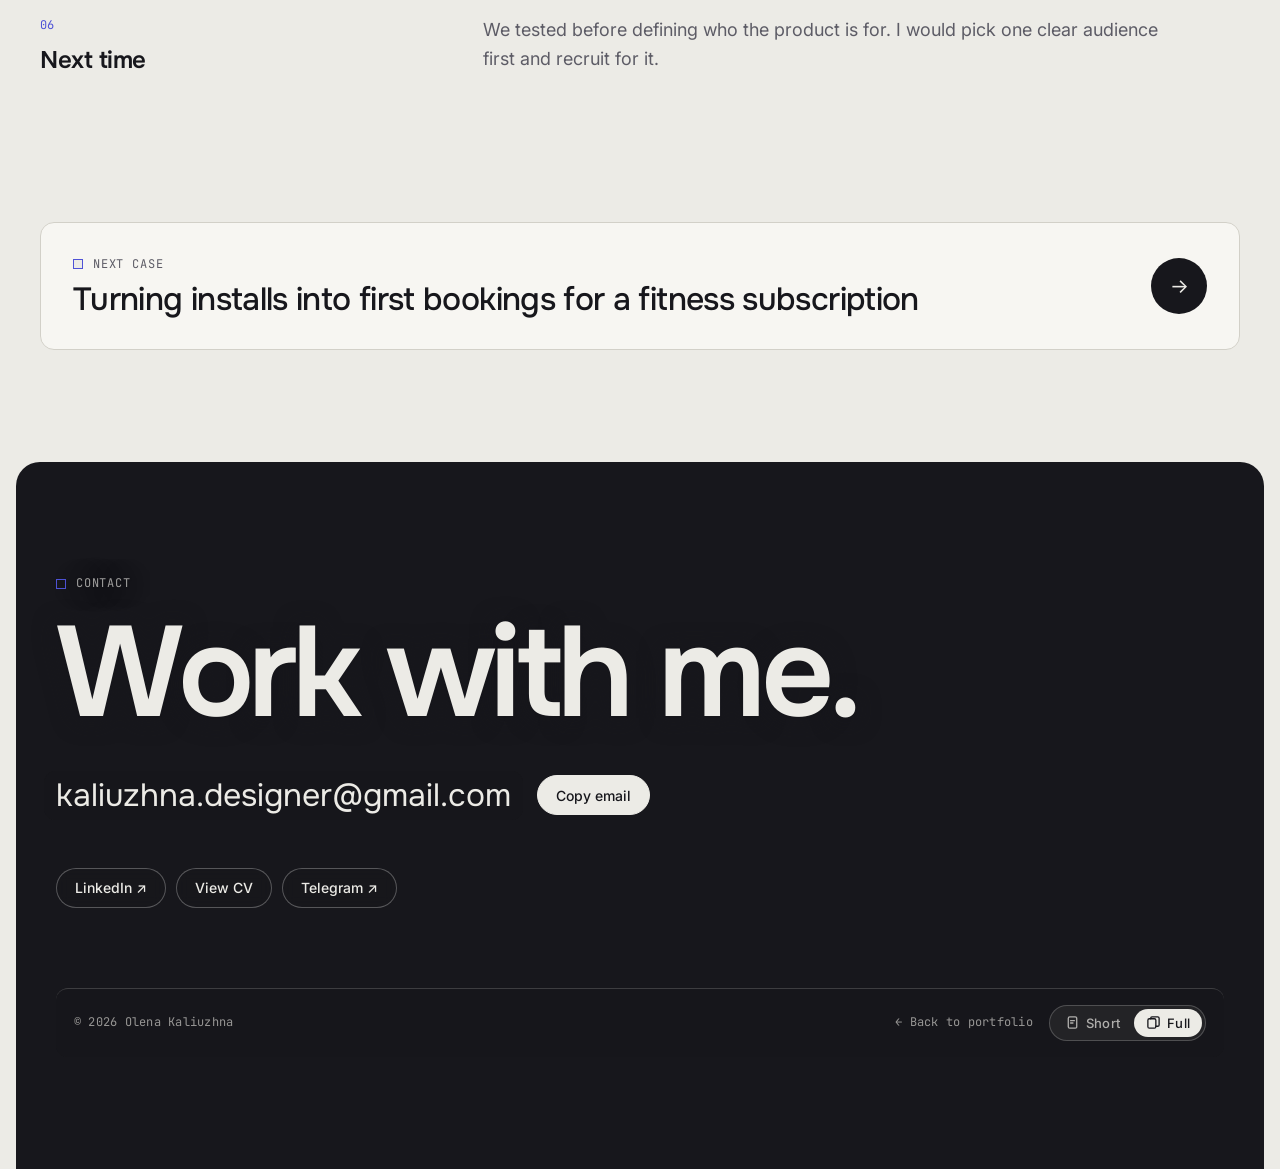
<file: case-extra-safe.html>
<!doctype html>
<html lang="en">
<head>
<meta charset="utf-8">
<meta name="viewport" content="width=device-width, initial-scale=1, viewport-fit=cover">
<title>Extra Safe — Olena Kaliuzhna</title>
<meta name="description" content="Building trust into a messenger with a stablecoin wallet. Case study by Olena Kaliuzhna, Product Designer.">
<link rel="preconnect" href="https://fonts.googleapis.com">
<link rel="preconnect" href="https://fonts.gstatic.com" crossorigin>
<link rel="stylesheet" href="https://fonts.googleapis.com/css2?family=Inter:wght@400;500;600&family=Onest:wght@500;600&family=JetBrains+Mono:wght@400;500&display=swap">
<link rel="stylesheet" href="styles.css?v=202610281740">
<script>try{var t=localStorage.getItem('ok-theme');if(t)document.documentElement.setAttribute('data-theme',t);}catch(e){}</script>
</head>
<body>
<header class="nav">
  <div class="wrap">
    <a class="brand" href="index.html">Olena Kaliuzhna</a>
    <nav class="nav-links" aria-label="Pages"><a href="cases.html" aria-current="page">Cases</a><a href="about.html">About</a><a href="contact.html">Contact</a><a href="break.html">Take a break</a></nav>
    <div class="nav-actions">
      <button class="btn ghost icon-btn theme-btn" id="theme" type="button" aria-label="Switch colour theme">
        <svg class="i-moon" viewBox="0 0 24 24" fill="none" stroke="currentColor" stroke-width="1.7" stroke-linecap="round" stroke-linejoin="round" aria-hidden="true"><path d="M20.5 14.2A8.5 8.5 0 0 1 9.8 3.5a8.5 8.5 0 1 0 10.7 10.7z"/></svg>
        <svg class="i-sun" viewBox="0 0 24 24" fill="none" stroke="currentColor" stroke-width="1.7" stroke-linecap="round" aria-hidden="true"><circle cx="12" cy="12" r="4.2"/><path d="M12 2.5v2M12 19.5v2M2.5 12h2M19.5 12h2M5.3 5.3l1.4 1.4M17.3 17.3l1.4 1.4M5.3 18.7l1.4-1.4M17.3 6.7l1.4-1.4"/></svg>
      </button>
      <button class="btn" type="button" data-cv><span class="cv-label">View</span> CV</button>
    </div>
  </div>
</header>

<main id="top">
  <section class="case-hero">
    <div class="wrap">
      <div class="crumbs mono"><a href="index.html#work">Cases</a><span>/</span><span>Extra Safe</span></div>
      <h1>Building trust into a messenger with a stablecoin wallet</h1>
      <p class="lede">Extra Safe is an encrypted messenger with calls and a built-in stablecoin wallet, made by Norionsoft OÜ in Estonia. I joined at the idea stage, built the brand, and now lead product design as the sole designer.</p>
      <div class="chips"><span class="chip">Fintech</span><span class="chip">Product ecosystem</span><span class="chip">UX/UI</span><span class="chip">Design systems</span></div>
      <div class="facts"><div class="fact"><span class="mono">Role</span><b>Product Designer</b></div><div class="fact"><span class="mono">Team</span><b>3 designers in 2025 · sole designer since 2026</b></div><div class="fact"><span class="mono">Platform</span><b>iOS · Android · Desktop · Web</b></div><div class="fact"><span class="mono">Timeline</span><b>Nov 2024 — present</b></div></div>
      <div class="ext-links"><a class="btn" href="https://www.extrasafe.chat/" target="_blank" rel="noopener">Visit extrasafe.chat ↗</a><a class="btn ghost store" href="https://apps.apple.com/app/id6745936574" target="_blank" rel="noopener" aria-label="Download Extra Safe on App Store"><svg viewBox="0 0 24 24" fill="none" stroke="currentColor" stroke-width="1.7" stroke-linecap="round" stroke-linejoin="round" aria-hidden="true"><rect x="6.5" y="2.5" width="11" height="19" rx="2.5"/><path d="M12 7.5v7M9 11.8l3 3 3-3"/><path d="M10.5 18.5h3"/></svg>App Store</a><a class="btn ghost store" href="https://play.google.com/store/apps/details?id=com.extrasafe.chat.app" target="_blank" rel="noopener" aria-label="Download Extra Safe on Google Play"><svg viewBox="0 0 24 24" fill="none" stroke="currentColor" stroke-width="1.7" stroke-linejoin="round" aria-hidden="true"><path d="M6 3.8v16.4c0 .8.9 1.3 1.6.9l13-8.2c.6-.4.6-1.3 0-1.7l-13-8.2C6.9 2.5 6 3 6 3.8z"/></svg>Google Play</a></div>
    </div>
  </section>

  <section class="hero-cover">
    <div class="wrap">
      <!-- Hero image: set cover_img for this project in build.py -->
      <style>
.hero-cover .cover.esc,.esc{aspect-ratio:2/1}
.esc{position:relative;border-radius:var(--r,20px);overflow:hidden;background:#0F100F;isolation:isolate;container-type:inline-size;border:1px solid rgba(255,255,255,.06)}
.esc-aur{position:absolute;inset:-25%;z-index:-2;filter:blur(50px)}
.esc-aur i{position:absolute;border-radius:50%}
.esc-aur i:nth-child(1){width:55%;height:90%;left:2%;top:14%;background:radial-gradient(circle,rgba(46,140,102,.6),transparent 65%);animation:escF1 16s ease-in-out infinite}
.esc-aur i:nth-child(2){width:60%;height:100%;right:-4%;top:-10%;background:radial-gradient(circle,rgba(59,95,168,.6),transparent 65%);animation:escF2 19s ease-in-out infinite}
.esc-aur i:nth-child(3){width:40%;height:70%;left:40%;bottom:-6%;background:radial-gradient(circle,rgba(91,201,154,.3),transparent 65%);animation:escF1 22s ease-in-out infinite reverse}
@keyframes escF1{50%{transform:translate(6%,5%) scale(1.1)}}
@keyframes escF2{50%{transform:translate(-5%,7%) scale(.92)}}
.esc-grid{position:absolute;inset:0;z-index:-1;background-image:linear-gradient(rgba(255,255,255,.07) 1px,transparent 1px),linear-gradient(90deg,rgba(255,255,255,.07) 1px,transparent 1px);background-size:5.4cqw 5.4cqw;-webkit-mask-image:radial-gradient(ellipse at 50% 40%,#000 25%,transparent 75%);mask-image:radial-gradient(ellipse at 50% 40%,#000 25%,transparent 75%)}
.esc-stage{position:absolute;left:29%;top:6%;width:42.5%;perspective:1400px}
.esc-tilt{position:relative;transform-style:preserve-3d;transition:transform .25s ease-out;will-change:transform;animation:escLev 7s ease-in-out infinite}
@keyframes escLev{50%{translate:0 -1.1cqw}}
.esc-win{border-radius:1.4cqw;overflow:hidden;border:1px solid rgba(255,255,255,.14);background:#1A1B1A;box-shadow:0 4cqw 8cqw -2.5cqw rgba(0,0,0,.85),0 0 0 1px rgba(91,201,154,.06)}
.esc-bar{display:flex;align-items:center;gap:.6cqw;padding:1cqw 1.2cqw;border-bottom:1px solid rgba(255,255,255,.08)}
.esc-bar i{width:.95cqw;height:.95cqw;border-radius:50%}
.esc-bar i:nth-child(1){background:#FF5F57}.esc-bar i:nth-child(2){background:#FEBC2E}.esc-bar i:nth-child(3){background:#28C840}
.esc-bar span{margin-left:.8cqw;flex:1;text-align:center;font:400 1.05cqw/1.4 Inter,system-ui,sans-serif;color:#9EA6A2;background:#111;border-radius:.7cqw;padding:.4cqw .8cqw}
.esc-win img,.esc-phone img{display:block;width:100%;height:auto}
.esc-phone{position:absolute;right:-6%;bottom:-11%;width:30%;border-radius:2cqw;overflow:hidden;border:.5cqw solid #2A2C2B;box-shadow:0 2.5cqw 5cqw -1.6cqw rgba(0,0,0,.9);transform:translateZ(80px) rotate(4deg);animation:escPh 6s ease-in-out infinite}
@keyframes escPh{50%{translate:0 -1.4cqw}}
.esc-f{position:absolute;padding:.8cqw 1.25cqw;border-radius:1.4cqw 1.4cqw 1.4cqw .35cqw;font:500 1.25cqw/1.3 Inter,system-ui,sans-serif;background:#2A2C2B;color:#F2F4F3;box-shadow:0 1.2cqw 2.5cqw -.8cqw rgba(0,0,0,.6);white-space:nowrap;transform:translateZ(60px);animation:escBob 6s ease-in-out infinite}
.esc-f small{display:block;font-size:.95cqw;opacity:.75;font-weight:400}
.esc-f.g{background:#5BC99A;color:#0E1A14;border-radius:1.4cqw 1.4cqw .35cqw 1.4cqw}
.esc-f.escf1{left:-6%;top:12%}
.esc-f.escf2{left:-6%;top:58%;animation-delay:-2s}
.esc-f.escf3{left:6%;bottom:-6%;animation-delay:-4s}
@keyframes escBob{50%{translate:0 -.9cqw}}
@media (max-width:640px){.hero-cover .cover.esc,.esc{aspect-ratio:4/3}.esc-stage{left:12%;top:10%;width:70%}.esc-f{font-size:2.4cqw;padding:1.2cqw 1.8cqw}.esc-f small{font-size:1.9cqw}.esc-bar span{font-size:1.8cqw}}
@media (prefers-reduced-motion:reduce){.esc *{animation:none!important}}
</style>
<div class="cover esc" id="escCover" role="img" aria-label="Extra Safe desktop app with a received 50 USDt transfer in a chat, and the mobile wallet">
  <div class="esc-aur" aria-hidden="true"><i></i><i></i><i></i></div>
  <div class="esc-grid" aria-hidden="true"></div>
  <div class="esc-stage">
    <div class="esc-tilt" id="escTilt">
      <div class="esc-win"><div class="esc-bar"><i></i><i></i><i></i><span>EXTRA SAFE · Desktop</span></div><img src="es-desk-chat.jpg" alt="" width="1302" height="1034"></div>
      <div class="esc-phone"><img src="es-phone-wallet.jpg" alt="" width="424" height="602"></div>
      <div class="esc-f escf1">Happy birthday 🎂</div>
      <div class="esc-f g escf2">Received 50 USDt ✓<small>Completed · in the chat</small></div>
      <div class="esc-f escf3">🔒 End-to-end encrypted</div>
    </div>
  </div>
</div>
<script>
(function(){
  var c=document.getElementById('escCover'),t=document.getElementById('escTilt');
  if(!c||!t||!matchMedia('(pointer:fine)').matches||matchMedia('(prefers-reduced-motion:reduce)').matches)return;
  c.addEventListener('pointermove',function(e){var r=c.getBoundingClientRect(),x=(e.clientX-r.left)/r.width-.5,y=(e.clientY-r.top)/r.height-.5;t.style.transform='rotateY('+(x*14)+'deg) rotateX('+(-y*12)+'deg)';});
  c.addEventListener('pointerleave',function(){t.style.transform='';});
})();
</script>

    </div>
  </section>

  <nav class="case-nav" aria-label="Case sections"><div class="wrap"><a href="#overview">Overview</a><a href="#research">Research</a><a href="#decisions">Decisions</a><a href="#beta">Beta 2026</a><a href="#learnings">Learnings</a></div></nav>

  <section style="border-top:0;padding-top:clamp(40px,6vw,72px)">
    <div class="wrap">
      <style>.chapter{padding-block:clamp(26px,3vw,36px)}.chapter .results{margin-top:14px}.hero-cover .cover-img{aspect-ratio:2/1}.case-hero{padding-bottom:28px}.own ul{margin:0}.es-fig{margin:18px 0;border-radius:14px;overflow:hidden;border:1px solid var(--line)}.es-fig img{display:block;width:100%;height:auto}</style>
      <article class="chapter" id="overview"><header><span class="mono">01</span><h2>Context &amp; problem</h2></header>
        <div class="prose">
          <p>I joined in November 2024, when Extra Safe was an idea and a rough draft. Features grew fast: calls, file sharing, a wallet, private balances. <strong>The team could not tell which parts of the app built trust and which quietly broke it</strong>, so there was no clear basis for what to keep, fix or drop.</p>
          <div class="results">
            <div class="stat"><b>12</b><span>moderated usability sessions</span></div>
            <div class="stat"><b>7</b><span>core tasks, from the store page to inviting a friend</span></div>
            <div class="stat"><b>5</b><span>prioritised proposals for the founder</span></div>
          </div>
        </div></article>

      <article class="chapter" id="role"><header><span class="mono">02</span><h2>What I did</h2></header>
        <div class="prose">
          <ul>
            <li><strong>Built the brand from scratch:</strong> identity, visual style and a component library for marketing and development.</li>
            <li><strong>Designed extrasafe.chat</strong>, three ecosystem sites and the App Store and Google Play screenshots.</li>
            <li><strong>Usability study:</strong> one of three designers, led by our lead product designer. I interviewed, took notes, synthesised and co-presented.</li>
            <li><strong>Since 2026, the sole product designer:</strong> I turn wallet beta research into new send, balance and onboarding flows.</li>
          </ul>
        </div></article>

      <article class="chapter" id="research"><header><span class="mono">03</span><h2>What we found</h2></header>
        <div class="prose">
          <p>Each session had a short interview and 7 scripted tasks on the live app. Participants ranged from military personnel to doctors and developers.</p>
          <figure class="es-fig"><img src="es-research-tasks.jpg" alt="Usability test script: Task 1, find Extra Safe in the App Store, and Task 2, onboarding, with hints and questions" loading="lazy" width="1600" height="762"></figure>
          <div class="own">
            <div><span class="mono">Built trust</span><ul>
              <li>10 of 12 passed onboarding without doubts</li>
              <li>No phone number needed felt safe</li>
            </ul></div>
            <div><span class="mono">Broke trust</span><ul>
              <li>The store page didn't explain why the app is safe</li>
              <li>10 couldn't tell Meetings from Calls</li>
              <li>4 would quit over disappearing messages</li>
            </ul></div>
          </div>
          <figure class="es-fig"><img src="es-research-results.jpg" alt="Synthesis board with sticky notes for Task 3, add a contact, and Task 4, call and write in the chat" loading="lazy" width="1600" height="762"></figure>
        </div></article>

      <article class="chapter" id="decisions"><header><span class="mono">04</span><h2>What it led to</h2></header>
        <div class="prose">
          <p>A direction for the founder: a private messenger that needs no phone number, for people whose privacy is critical. And 5 prioritised proposals:</p>
          <ol>
            <li>Disappearing messages become an option; chats stay by default</li>
            <li>An App Store page built around how the app protects people</li>
            <li>Clearer navigation with a real home screen</li>
            <li>Meetings separated from Calls, with scheduled meetings</li>
            <li>Short, plain security messages and language choice in onboarding</li>
          </ol>
          <p><strong>The founder accepted all five.</strong> In my own work, I rebuilt the website and store screenshots around one message: “the first messenger built on money rails”. Today the app has 770K+ downloads and a wallet that sends stablecoins right in a chat.</p>
        </div></article>

      <article class="chapter" id="beta"><header><span class="mono">05</span><h2>2026: beta research, and what I'm changing</h2></header>
        <div class="prose">
          <p>When the wallet went into beta, our product manager ran 31 sessions with real users. We synthesised the results together, and as the sole designer I turn them into new flows.</p>
          <div class="own">
            <div><span class="mono">What people struggled with</span><ul>
              <li>4 of 6 testers mistook the token price for their balance</li>
              <li>Only 1 in 10 understood private tokens without help</li>
              <li>People left the send screen not knowing if the money arrived</li>
              <li>Most didn't know they could pick other tokens right in the chat</li>
            </ul></div>
            <div><span class="mono">What I'm changing</span><ul>
              <li><b>Shipped:</b> one-tap USD / INR / NGN, spam transactions filtered out, balances per network, blog, help centre and community inside the app</li>
              <li><b>In design and development:</b> who you pay and the full fee before Send, a “money arrived” notice, a Public / Private switch with “Private USDT” instead of esUSDT, no seed phrase until money arrives, an attachment menu that shows every way to send</li>
            </ul></div>
          </div>
          <figure class="es-fig"><img src="es-phones-beta.jpg" alt="Redesigned mobile app: chats with robot avatars, a sent 50 USDT gift in chat with the new attachment menu of stablecoins and crypto, and the wallet with currency switch and Public / Private toggle" loading="lazy" width="2000" height="1250"></figure>
        </div></article>

      <article class="chapter" id="learnings"><header><span class="mono">06</span><h2>Next time</h2></header>
        <div class="prose">
          <p>We tested before defining who the product is for. I would pick one clear audience first and recruit for it.</p>
        </div></article>

    </div>
  </section>

  <section style="padding-top:0;border-top:0">
    <div class="wrap">
      <a class="next" href="case-fitnow.html">
        <div><span class="eyebrow">Next case</span><h3>Turning installs into first bookings for a fitness subscription</h3></div>
        <span class="arr" aria-hidden="true">→</span>
      </a>
    </div>
  </section>

  <section id="contact" class="contact slim cta-work">
    <div class="constellation" data-constellation aria-hidden="true"></div>
    <div class="wrap">
      <div class="eyebrow">Contact</div>
      <h2>Work with me.</h2>
      <div class="mail-row">
        <span class="mail" id="mail">kaliuzhna.designer@gmail.com</span>
        <button class="btn" id="copy" type="button">Copy email</button>
        <span class="toast mono" id="toast" aria-live="polite"></span>
      </div>
      <div class="socials">
        <a class="btn ghost" href="https://www.linkedin.com/in/kaliuzhnaolena/" target="_blank" rel="noopener">LinkedIn ↗</a>
        <button class="btn ghost" type="button" data-cv>View CV</button>
        <a class="btn ghost" href="https://t.me/kaliuzhnaolena" target="_blank" rel="noopener">Telegram ↗</a>
      </div>
      <div class="foot mono"><span>© 2026 Olena Kaliuzhna</span><span class="foot-end"><a href="index.html" style="text-decoration:none">← Back to portfolio</a><div class="ver-switch" role="group" aria-label="Site version"><a class="vs-opt" href="https://olena-kaliuzhna-design.github.io/portfolio/" title="Short version: everything on one page"><svg viewBox="0 0 16 16" aria-hidden="true"><rect x="3.5" y="2" width="9" height="12" rx="1.6"/><path d="M6 6h4M6 8.5h2.5"/></svg><span>Short</span></a><span class="vs-opt is-on" aria-current="page" title="Full version"><svg viewBox="0 0 16 16" aria-hidden="true"><rect x="2" y="4" width="8.5" height="10" rx="1.6"/><path d="M5 4V3.4C5 2.6 5.6 2 6.4 2h6.1c.8 0 1.5.6 1.5 1.4v7.2c0 .8-.7 1.4-1.5 1.4h-2"/></svg><span>Full</span></span></div></span></div>
    </div>
  </section>
</main>
<div class="cv-view" id="cv-view" role="dialog" aria-modal="true" aria-label="CV of Olena Kaliuzhna" hidden>
  <div class="cv-panel">
    <div class="cv-bar">
      <span class="mono">CV · Olena Kaliuzhna · Product Designer</span>
      <a class="btn ghost" href="cv.pdf" download="Olena_Kaliuzhna_CV.pdf" target="_blank" rel="noopener">Download PDF</a>
      <button class="btn icon-btn" type="button" id="cv-close" aria-label="Close CV">✕</button>
    </div>
    <div class="cv-scroll"><img src="cv.jpg" alt="CV of Olena Kaliuzhna, Product Designer: summary, skills, experience, education" loading="lazy" width="1500" height="3908"></div>
  </div>
</div>
<script src="confetti.js"></script>
<script src="main.js"></script>
<script src="testimonials.js"></script>
<script src="ballpit.js" defer></script>
<script src="constellation.js" defer></script>
<script src="casenav.js" defer></script>
</body>
</html>
</file>
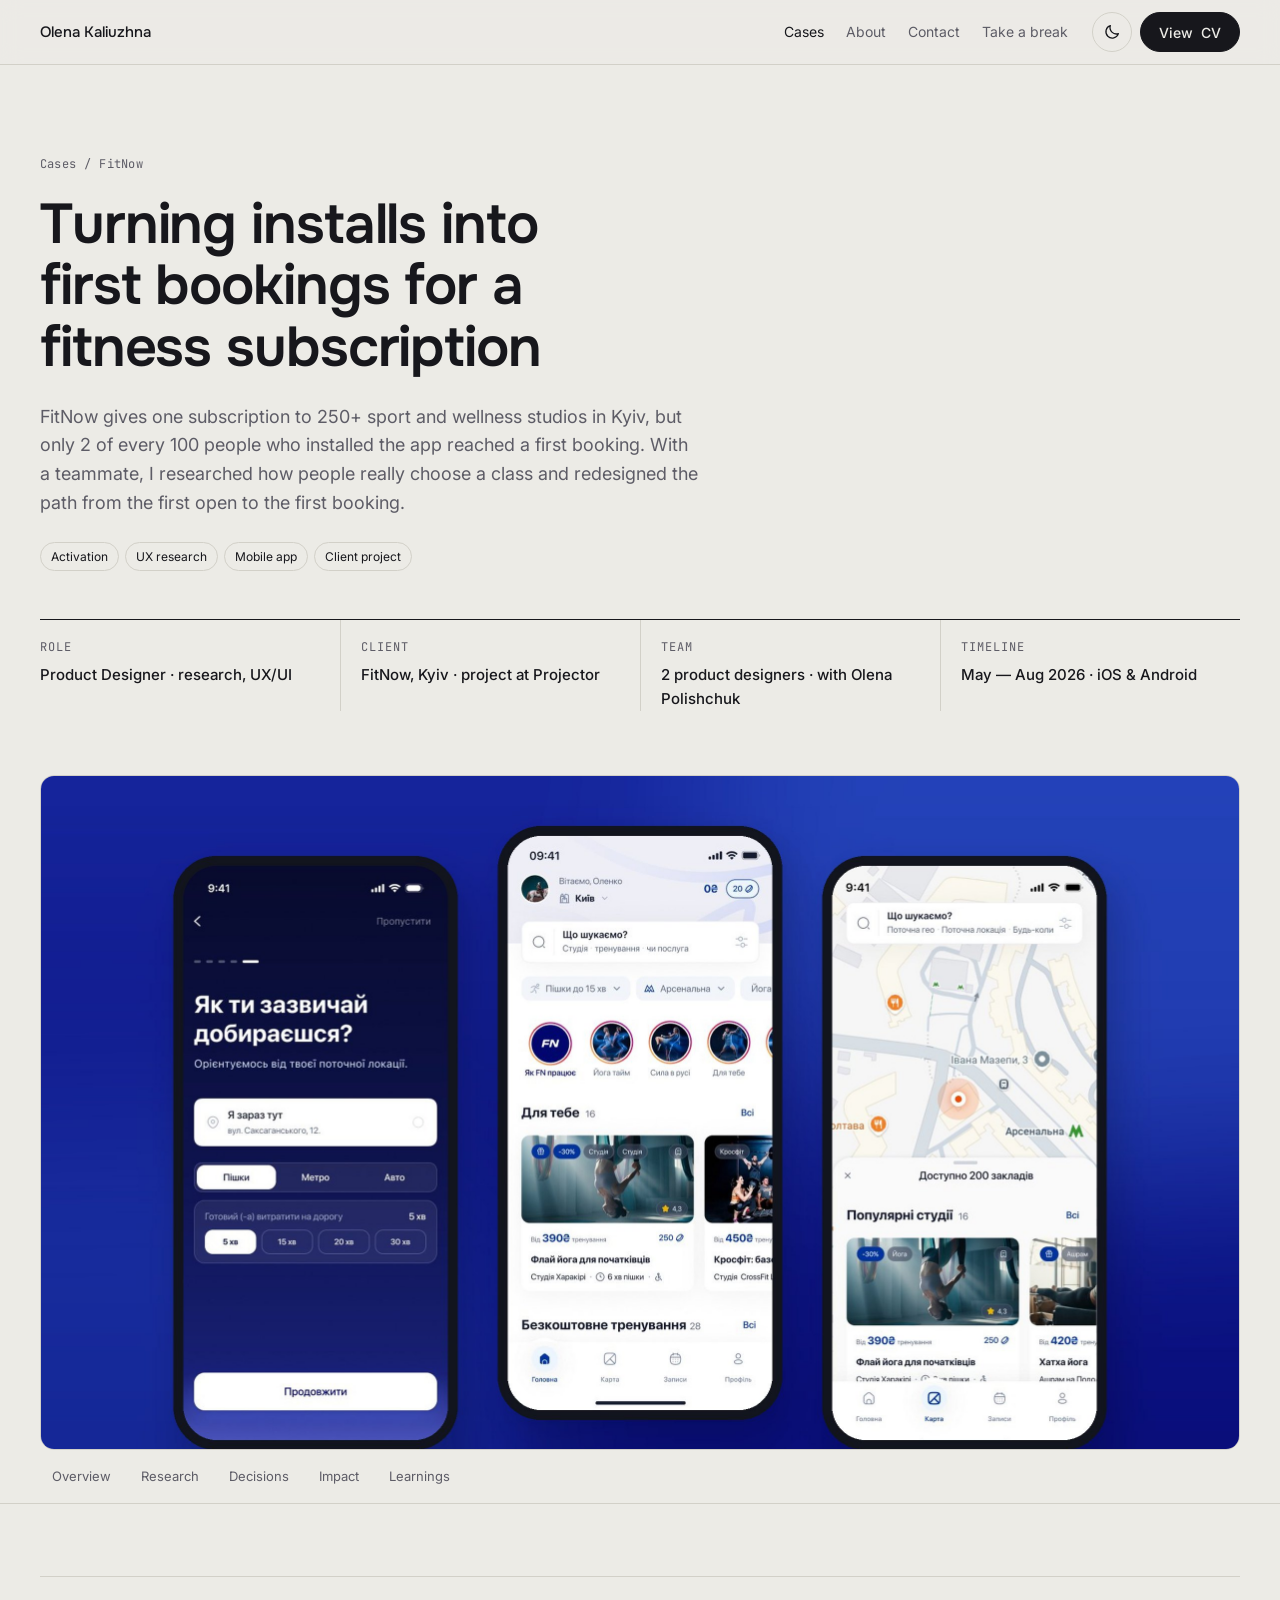
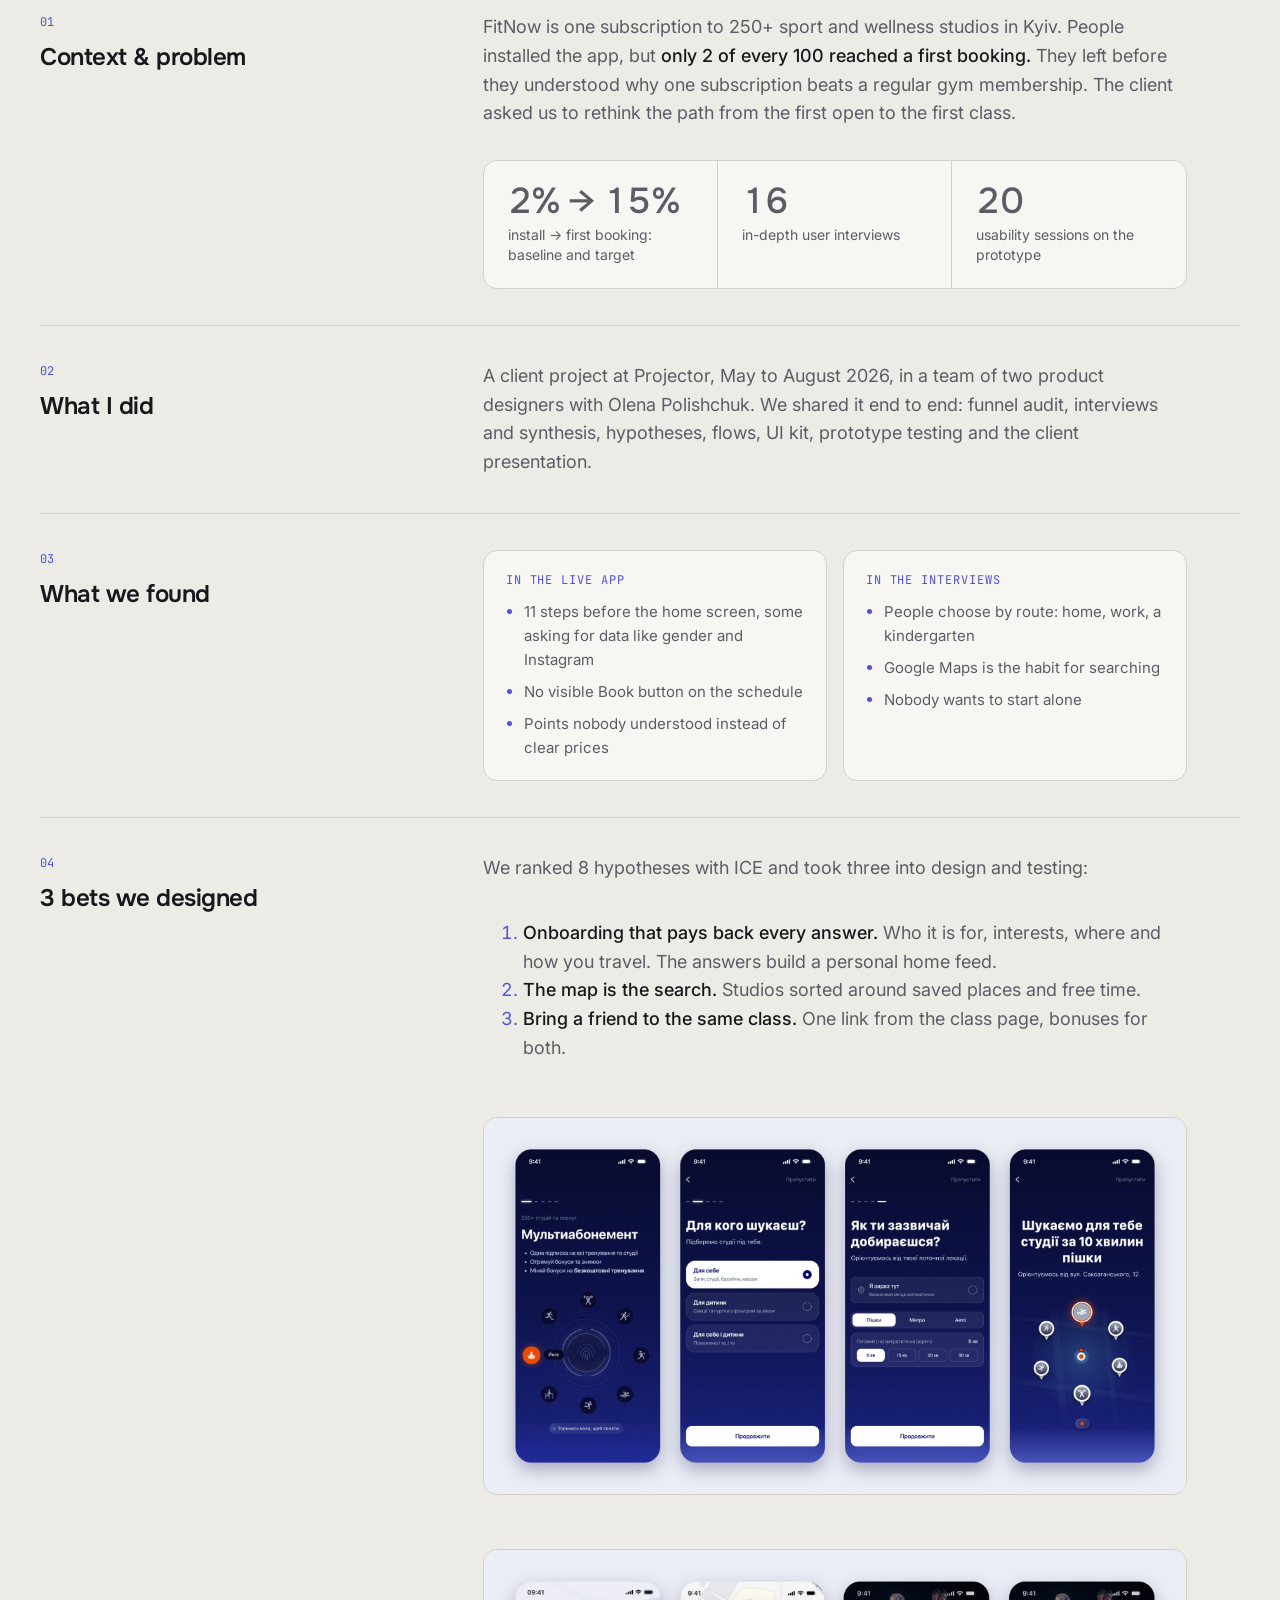
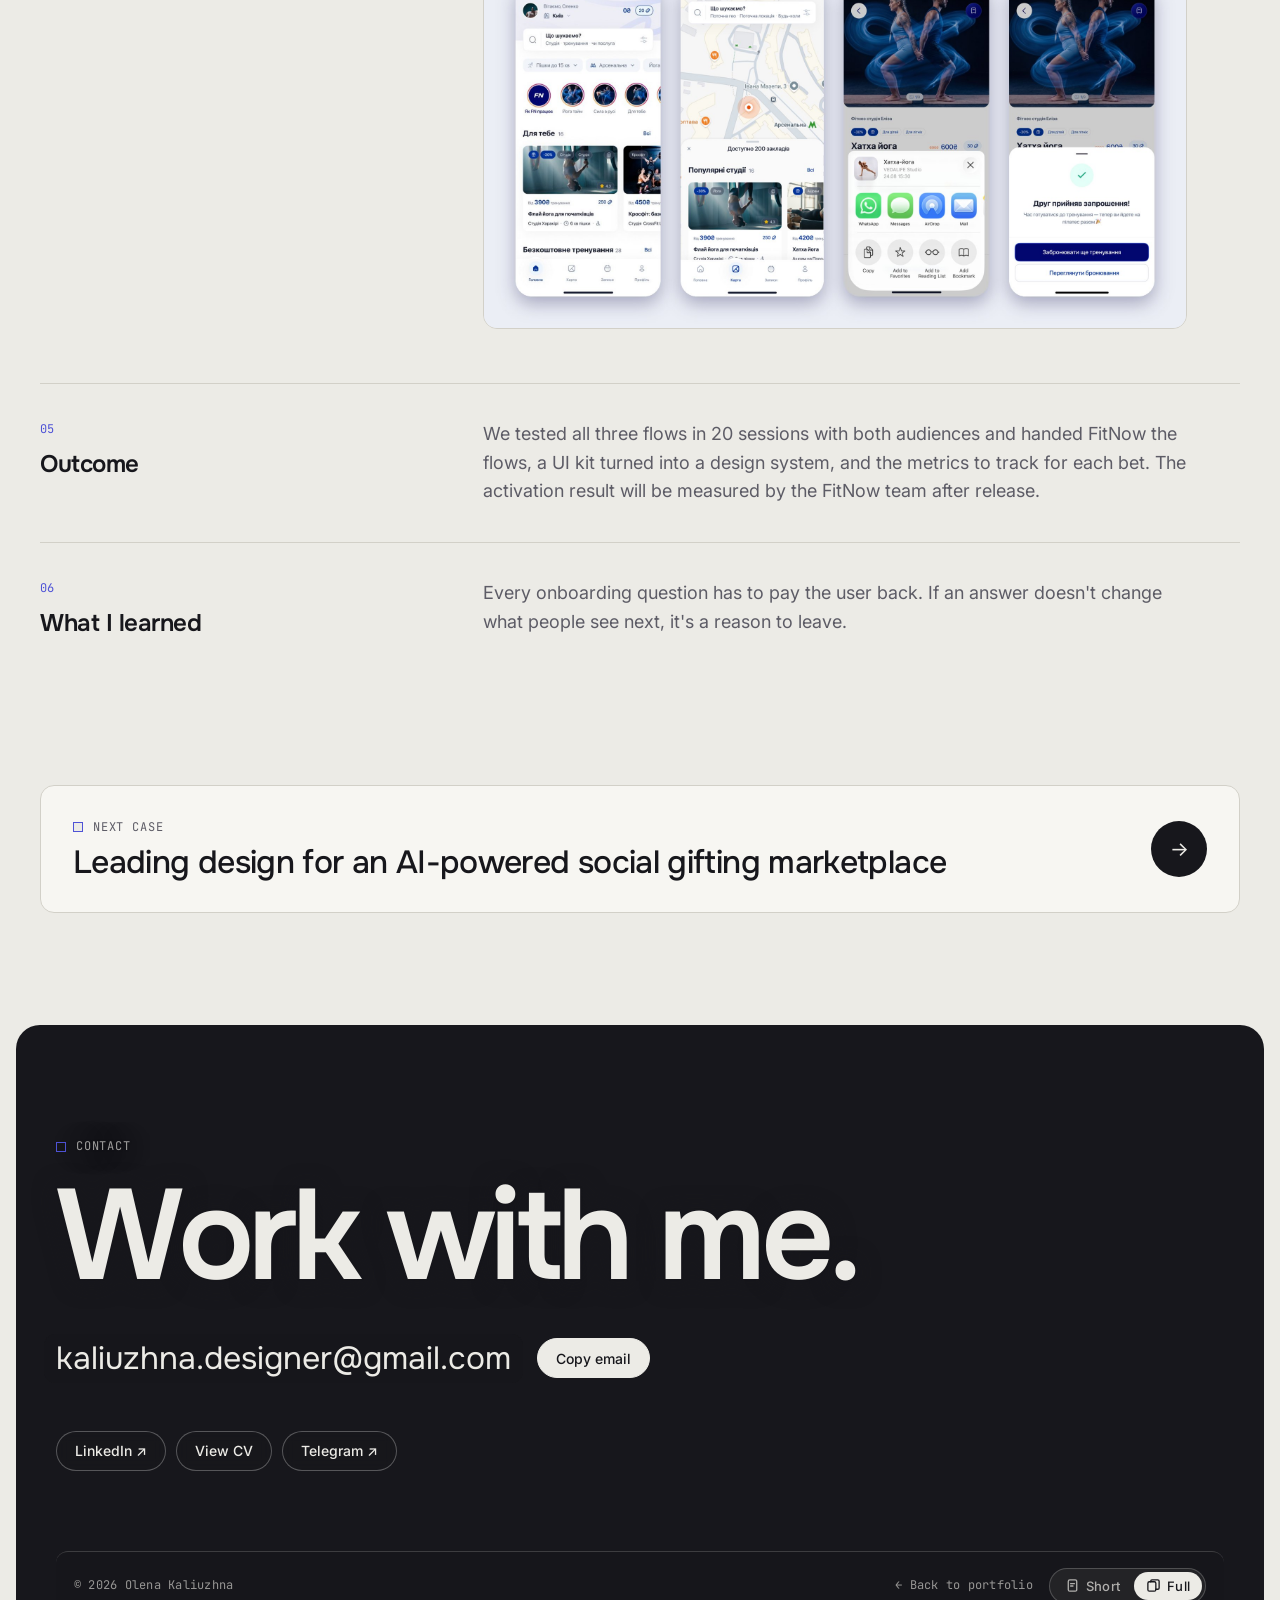
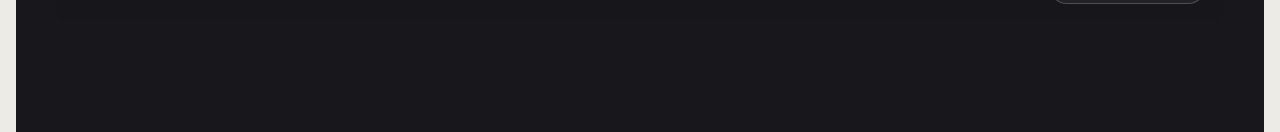
<file: case-fitnow.html>
<!doctype html>
<html lang="en">
<head>
<meta charset="utf-8">
<meta name="viewport" content="width=device-width, initial-scale=1, viewport-fit=cover">
<title>FitNow — Olena Kaliuzhna</title>
<meta name="description" content="Turning installs into first bookings for a fitness subscription. Case study by Olena Kaliuzhna, Product Designer.">
<link rel="preconnect" href="https://fonts.googleapis.com">
<link rel="preconnect" href="https://fonts.gstatic.com" crossorigin>
<link rel="stylesheet" href="https://fonts.googleapis.com/css2?family=Inter:wght@400;500;600&family=Onest:wght@500;600&family=JetBrains+Mono:wght@400;500&display=swap">
<link rel="stylesheet" href="styles.css?v=202610281949">
<script>try{var t=localStorage.getItem('ok-theme');if(t)document.documentElement.setAttribute('data-theme',t);}catch(e){}</script>
</head>
<body>
<header class="nav">
  <div class="wrap">
    <a class="brand" href="index.html">Olena Kaliuzhna</a>
    <nav class="nav-links" aria-label="Pages"><a href="cases.html" aria-current="page">Cases</a><a href="about.html">About</a><a href="contact.html">Contact</a><a href="break.html">Take a break</a></nav>
    <div class="nav-actions">
      <button class="btn ghost icon-btn theme-btn" id="theme" type="button" aria-label="Switch colour theme">
        <svg class="i-moon" viewBox="0 0 24 24" fill="none" stroke="currentColor" stroke-width="1.7" stroke-linecap="round" stroke-linejoin="round" aria-hidden="true"><path d="M20.5 14.2A8.5 8.5 0 0 1 9.8 3.5a8.5 8.5 0 1 0 10.7 10.7z"/></svg>
        <svg class="i-sun" viewBox="0 0 24 24" fill="none" stroke="currentColor" stroke-width="1.7" stroke-linecap="round" aria-hidden="true"><circle cx="12" cy="12" r="4.2"/><path d="M12 2.5v2M12 19.5v2M2.5 12h2M19.5 12h2M5.3 5.3l1.4 1.4M17.3 17.3l1.4 1.4M5.3 18.7l1.4-1.4M17.3 6.7l1.4-1.4"/></svg>
      </button>
      <button class="btn" type="button" data-cv><span class="cv-label">View</span> CV</button>
    </div>
  </div>
</header>

<main id="top">
  <section class="case-hero">
    <div class="wrap">
      <div class="crumbs mono"><a href="index.html#work">Cases</a><span>/</span><span>FitNow</span></div>
      <h1>Turning installs into first bookings for a fitness subscription</h1>
      <p class="lede">FitNow gives one subscription to 250+ sport and wellness studios in Kyiv, but only 2 of every 100 people who installed the app reached a first booking. With a teammate, I researched how people really choose a class and redesigned the path from the first open to the first booking.</p>
      <div class="chips"><span class="chip">Activation</span><span class="chip">UX research</span><span class="chip">Mobile app</span><span class="chip">Client project</span></div>
      <div class="facts"><div class="fact"><span class="mono">Role</span><b>Product Designer · research, UX/UI</b></div><div class="fact"><span class="mono">Client</span><b>FitNow, Kyiv · project at Projector</b></div><div class="fact"><span class="mono">Team</span><b>2 product designers · with Olena Polishchuk</b></div><div class="fact"><span class="mono">Timeline</span><b>May — Aug 2026 · iOS &amp; Android</b></div></div>
      <div class="ext-links"></div>
    </div>
  </section>

  <section class="hero-cover">
    <div class="wrap">
      <!-- Hero image: set cover_img for this project in build.py -->
      <div class="cover cover-img"><img src="fn-cover.jpg" alt="FitNow onboarding, personalised home and map screens" width="2400" height="1350"></div>
    </div>
  </section>

  <nav class="case-nav" aria-label="Case sections"><div class="wrap"><a href="#overview">Overview</a><a href="#research">Research</a><a href="#decisions">Decisions</a><a href="#impact">Impact</a><a href="#learnings">Learnings</a></div></nav>

  <section style="border-top:0;padding-top:clamp(40px,6vw,72px)">
    <div class="wrap">
      <style>.chapter{padding-block:clamp(26px,3vw,36px)}.chapter .results{margin-top:14px}.case-hero{padding-bottom:28px}.own ul{margin:0}.fn-fig{margin:18px 0;border-radius:14px;overflow:hidden;border:1px solid var(--line)}.fn-fig img{display:block;width:100%;height:auto}</style>
      <article class="chapter" id="overview"><header><span class="mono">01</span><h2>Context &amp; problem</h2></header>
        <div class="prose">
          <p>FitNow is one subscription to 250+ sport and wellness studios in Kyiv. People installed the app, but <strong>only 2 of every 100 reached a first booking.</strong> They left before they understood why one subscription beats a regular gym membership. The client asked us to rethink the path from the first open to the first class.</p>
          <div class="results">
            <div class="stat"><b>2% → 15%</b><span>install → first booking: baseline and target</span></div>
            <div class="stat"><b>16</b><span>in-depth user interviews</span></div>
            <div class="stat"><b>20</b><span>usability sessions on the prototype</span></div>
          </div>
        </div></article>

      <article class="chapter" id="role"><header><span class="mono">02</span><h2>What I did</h2></header>
        <div class="prose">
          <p>A client project at Projector, May to August 2026, in a team of two product designers with Olena Polishchuk. We shared it end to end: funnel audit, interviews and synthesis, hypotheses, flows, UI kit, prototype testing and the client presentation.</p>
        </div></article>

      <article class="chapter" id="research"><header><span class="mono">03</span><h2>What we found</h2></header>
        <div class="prose">
          <div class="own">
            <div><span class="mono">In the live app</span><ul>
              <li>11 steps before the home screen, some asking for data like gender and Instagram</li>
              <li>No visible Book button on the schedule</li>
              <li>Points nobody understood instead of clear prices</li>
            </ul></div>
            <div><span class="mono">In the interviews</span><ul>
              <li>People choose by route: home, work, a kindergarten</li>
              <li>Google Maps is the habit for searching</li>
              <li>Nobody wants to start alone</li>
            </ul></div>
          </div>
        </div></article>

      <article class="chapter" id="decisions"><header><span class="mono">04</span><h2>3 bets we designed</h2></header>
        <div class="prose">
          <p>We ranked 8 hypotheses with ICE and took three into design and testing:</p>
          <ol>
            <li><strong>Onboarding that pays back every answer.</strong> Who it is for, interests, where and how you travel. The answers build a personal home feed.</li>
            <li><strong>The map is the search.</strong> Studios sorted around saved places and free time.</li>
            <li><strong>Bring a friend to the same class.</strong> One link from the class page, bonuses for both.</li>
          </ol>
          <figure class="fn-fig"><img src="fn-s-onboarding.jpg" alt="New onboarding: the offer, who it is for, how you travel, and studios found within 10 minutes" loading="lazy" width="2000" height="1072"></figure>
          <figure class="fn-fig"><img src="fn-s-search-invite.jpg" alt="Personal home feed, map as search, sharing a class with a friend and the accepted invite" loading="lazy" width="2000" height="1076"></figure>
        </div></article>

      <article class="chapter" id="impact"><header><span class="mono">05</span><h2>Outcome</h2></header>
        <div class="prose">
          <p>We tested all three flows in 20 sessions with both audiences and handed FitNow the flows, a UI kit turned into a design system, and the metrics to track for each bet. The activation result will be measured by the FitNow team after release.</p>
        </div></article>

      <article class="chapter" id="learnings"><header><span class="mono">06</span><h2>What I learned</h2></header>
        <div class="prose">
          <p>Every onboarding question has to pay the user back. If an answer doesn't change what people see next, it's a reason to leave.</p>
        </div></article>

    </div>
  </section>

  <section style="padding-top:0;border-top:0">
    <div class="wrap">
      <a class="next" href="case-timeplaceme.html">
        <div><span class="eyebrow">Next case</span><h3>Leading design for an AI-powered social gifting marketplace</h3></div>
        <span class="arr" aria-hidden="true">→</span>
      </a>
    </div>
  </section>

  <section id="contact" class="contact slim cta-work">
    <div class="constellation" data-constellation aria-hidden="true"></div>
    <div class="wrap">
      <div class="eyebrow">Contact</div>
      <h2>Work with me.</h2>
      <div class="mail-row">
        <span class="mail" id="mail">kaliuzhna.designer@gmail.com</span>
        <button class="btn" id="copy" type="button">Copy email</button>
        <span class="toast mono" id="toast" aria-live="polite"></span>
      </div>
      <div class="socials">
        <a class="btn ghost" href="https://www.linkedin.com/in/kaliuzhnaolena/" target="_blank" rel="noopener">LinkedIn ↗</a>
        <button class="btn ghost" type="button" data-cv>View CV</button>
        <a class="btn ghost" href="https://t.me/kaliuzhnaolena" target="_blank" rel="noopener">Telegram ↗</a>
      </div>
      <div class="foot mono"><span>© 2026 Olena Kaliuzhna</span><span class="foot-end"><a href="index.html" style="text-decoration:none">← Back to portfolio</a><div class="ver-switch" role="group" aria-label="Site version"><a class="vs-opt" href="https://olena-kaliuzhna-design.github.io/portfolio/" title="Short version: everything on one page"><svg viewBox="0 0 16 16" aria-hidden="true"><rect x="3.5" y="2" width="9" height="12" rx="1.6"/><path d="M6 6h4M6 8.5h2.5"/></svg><span>Short</span></a><span class="vs-opt is-on" aria-current="page" title="Full version"><svg viewBox="0 0 16 16" aria-hidden="true"><rect x="2" y="4" width="8.5" height="10" rx="1.6"/><path d="M5 4V3.4C5 2.6 5.6 2 6.4 2h6.1c.8 0 1.5.6 1.5 1.4v7.2c0 .8-.7 1.4-1.5 1.4h-2"/></svg><span>Full</span></span></div></span></div>
    </div>
  </section>
</main>
<div class="cv-view" id="cv-view" role="dialog" aria-modal="true" aria-label="CV of Olena Kaliuzhna" hidden>
  <div class="cv-panel">
    <div class="cv-bar">
      <span class="mono">CV · Olena Kaliuzhna · Product Designer</span>
      <a class="btn ghost" href="cv.pdf" download="Olena_Kaliuzhna_CV.pdf" target="_blank" rel="noopener">Download PDF</a>
      <button class="btn icon-btn" type="button" id="cv-close" aria-label="Close CV">✕</button>
    </div>
    <div class="cv-scroll"><img src="cv.jpg" alt="CV of Olena Kaliuzhna, Product Designer: summary, skills, experience, education" loading="lazy" width="1500" height="3908"></div>
  </div>
</div>
<script src="confetti.js"></script>
<script src="main.js"></script>
<script src="testimonials.js"></script>
<script src="ballpit.js" defer></script>
<script src="constellation.js" defer></script>
<script src="casenav.js" defer></script>
</body>
</html>
</file>
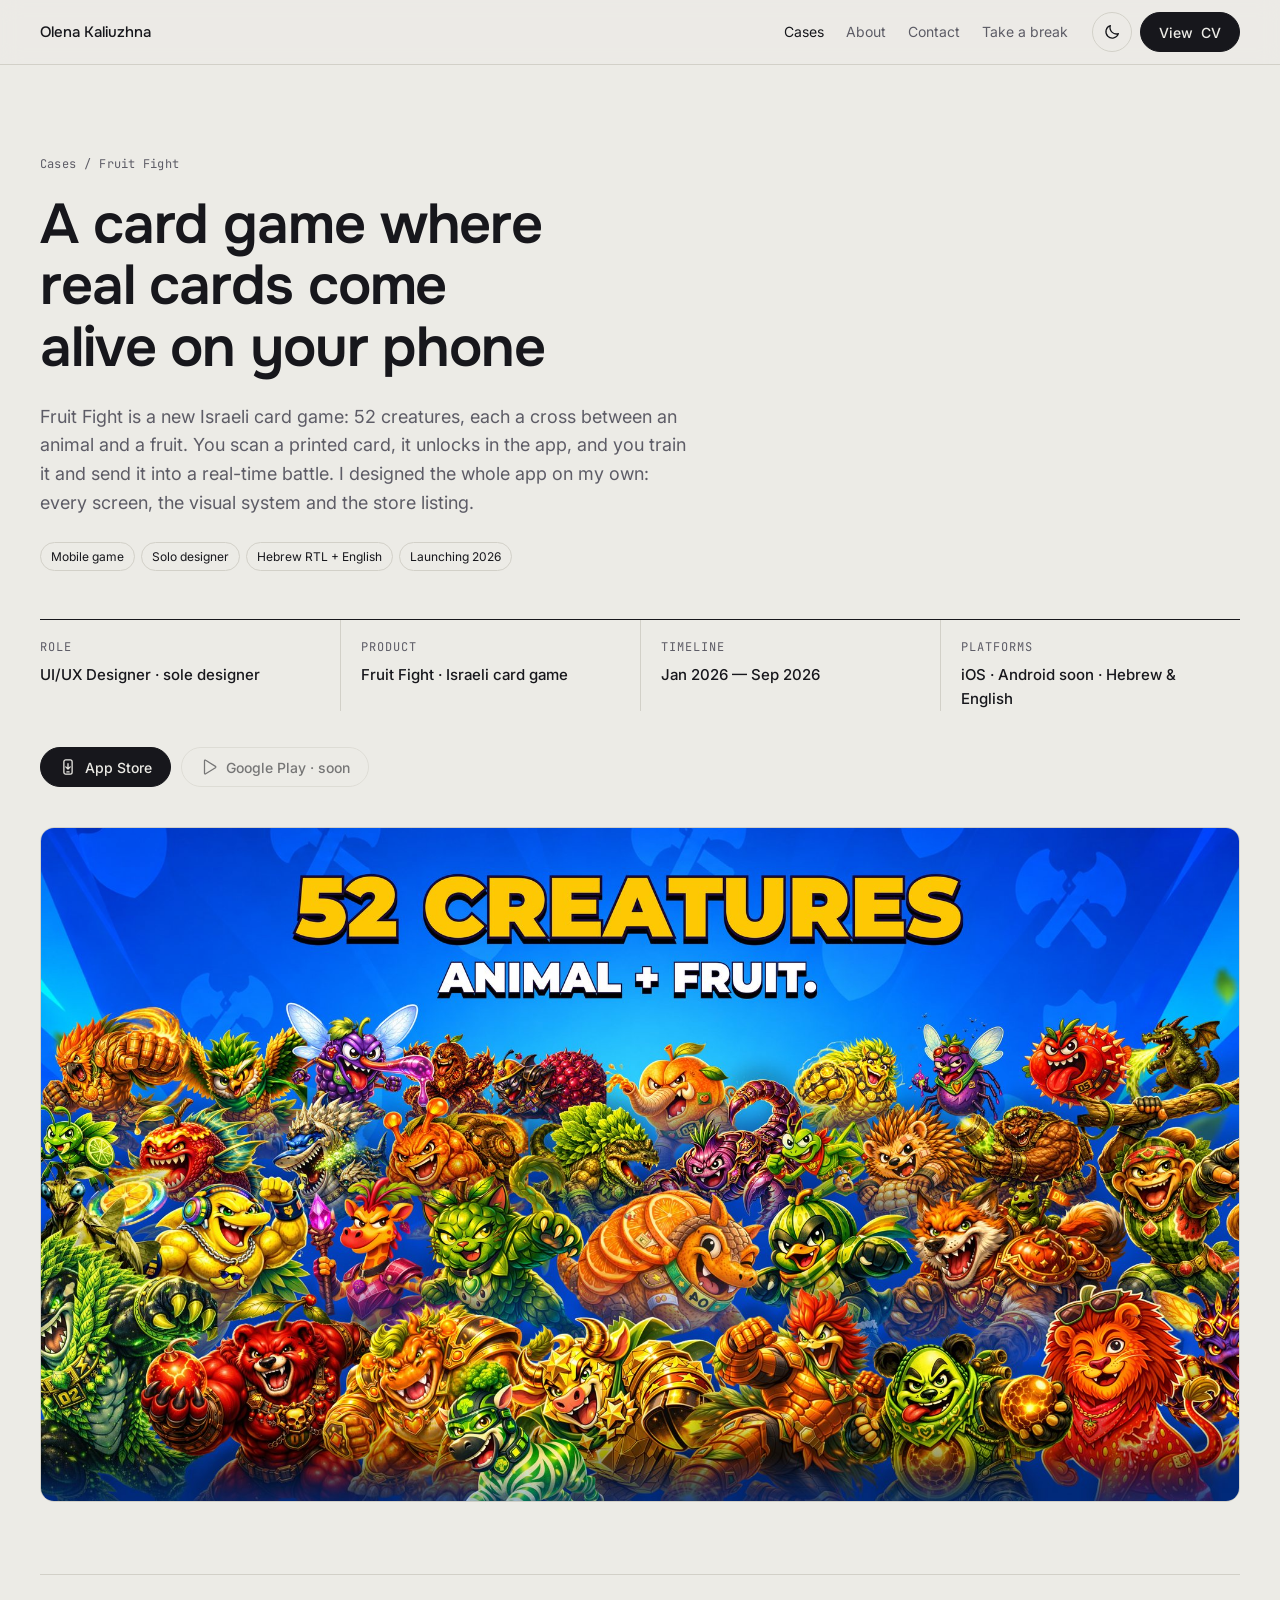
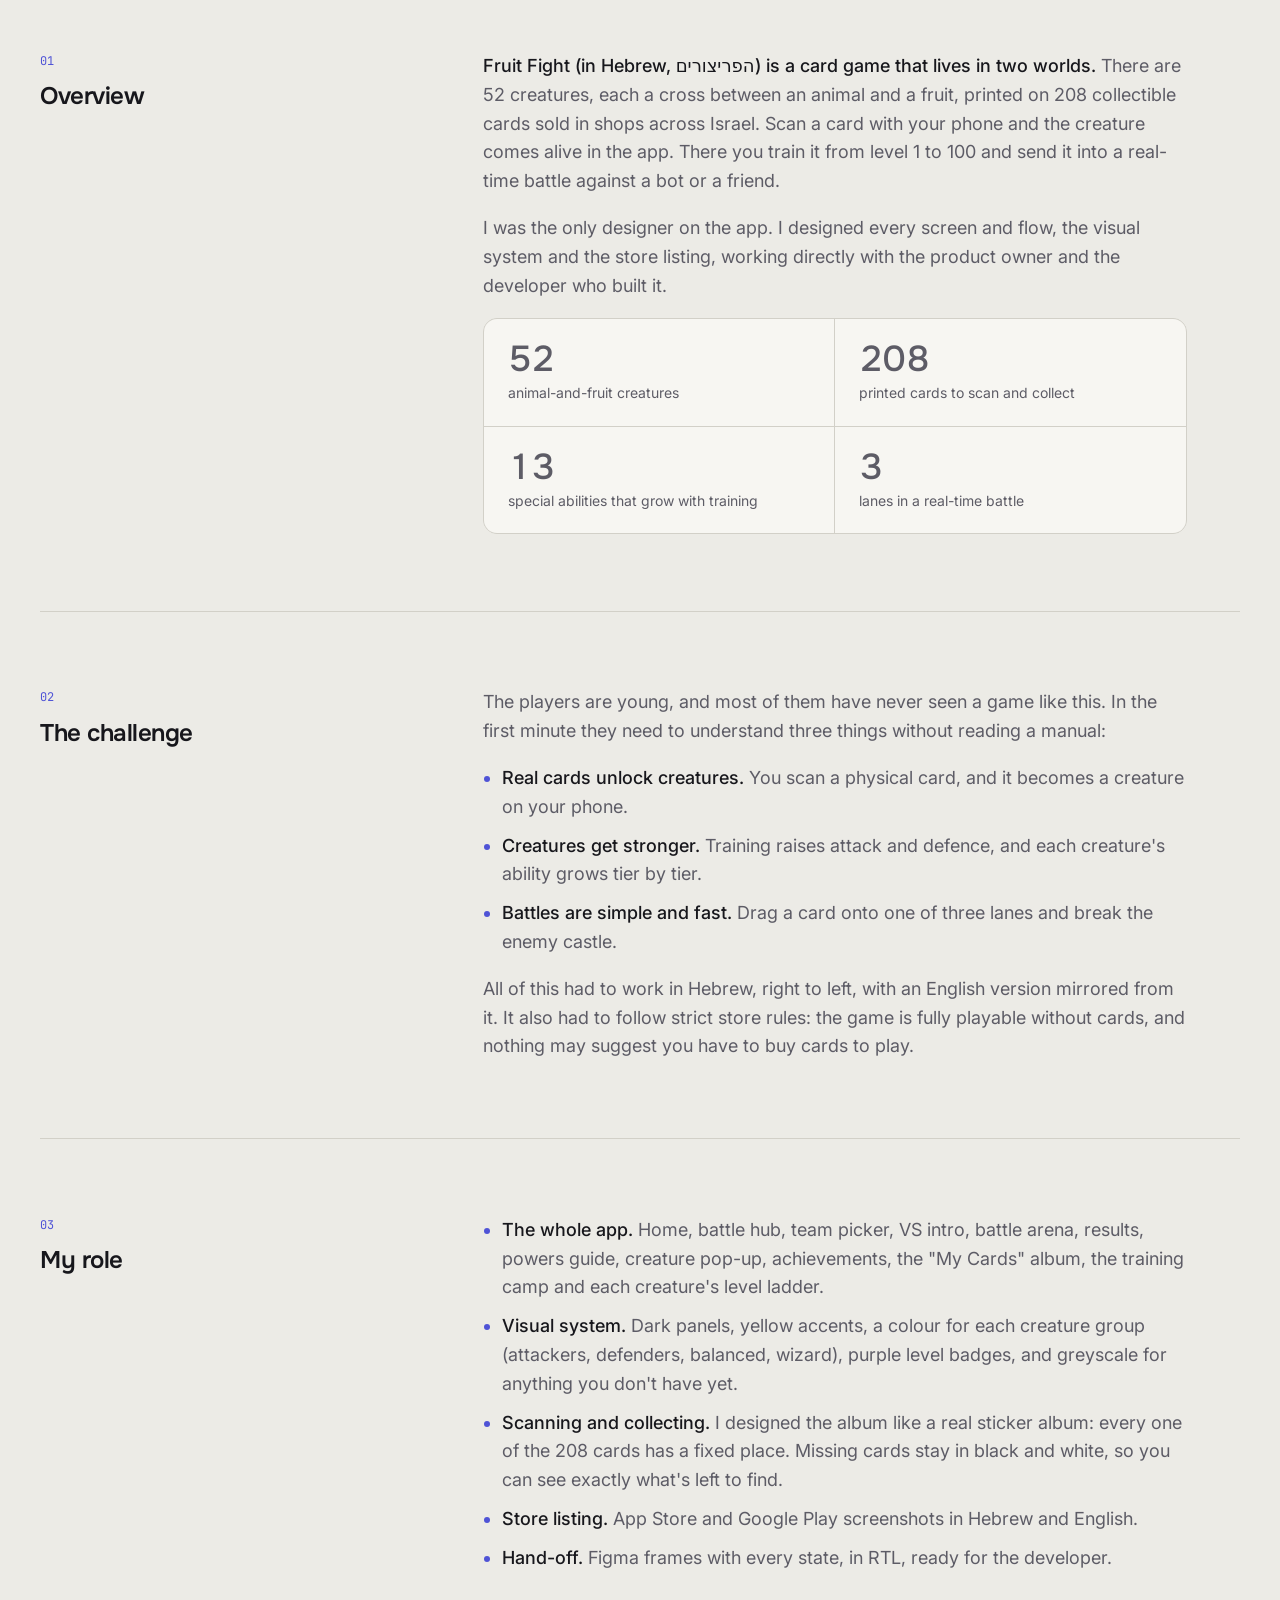
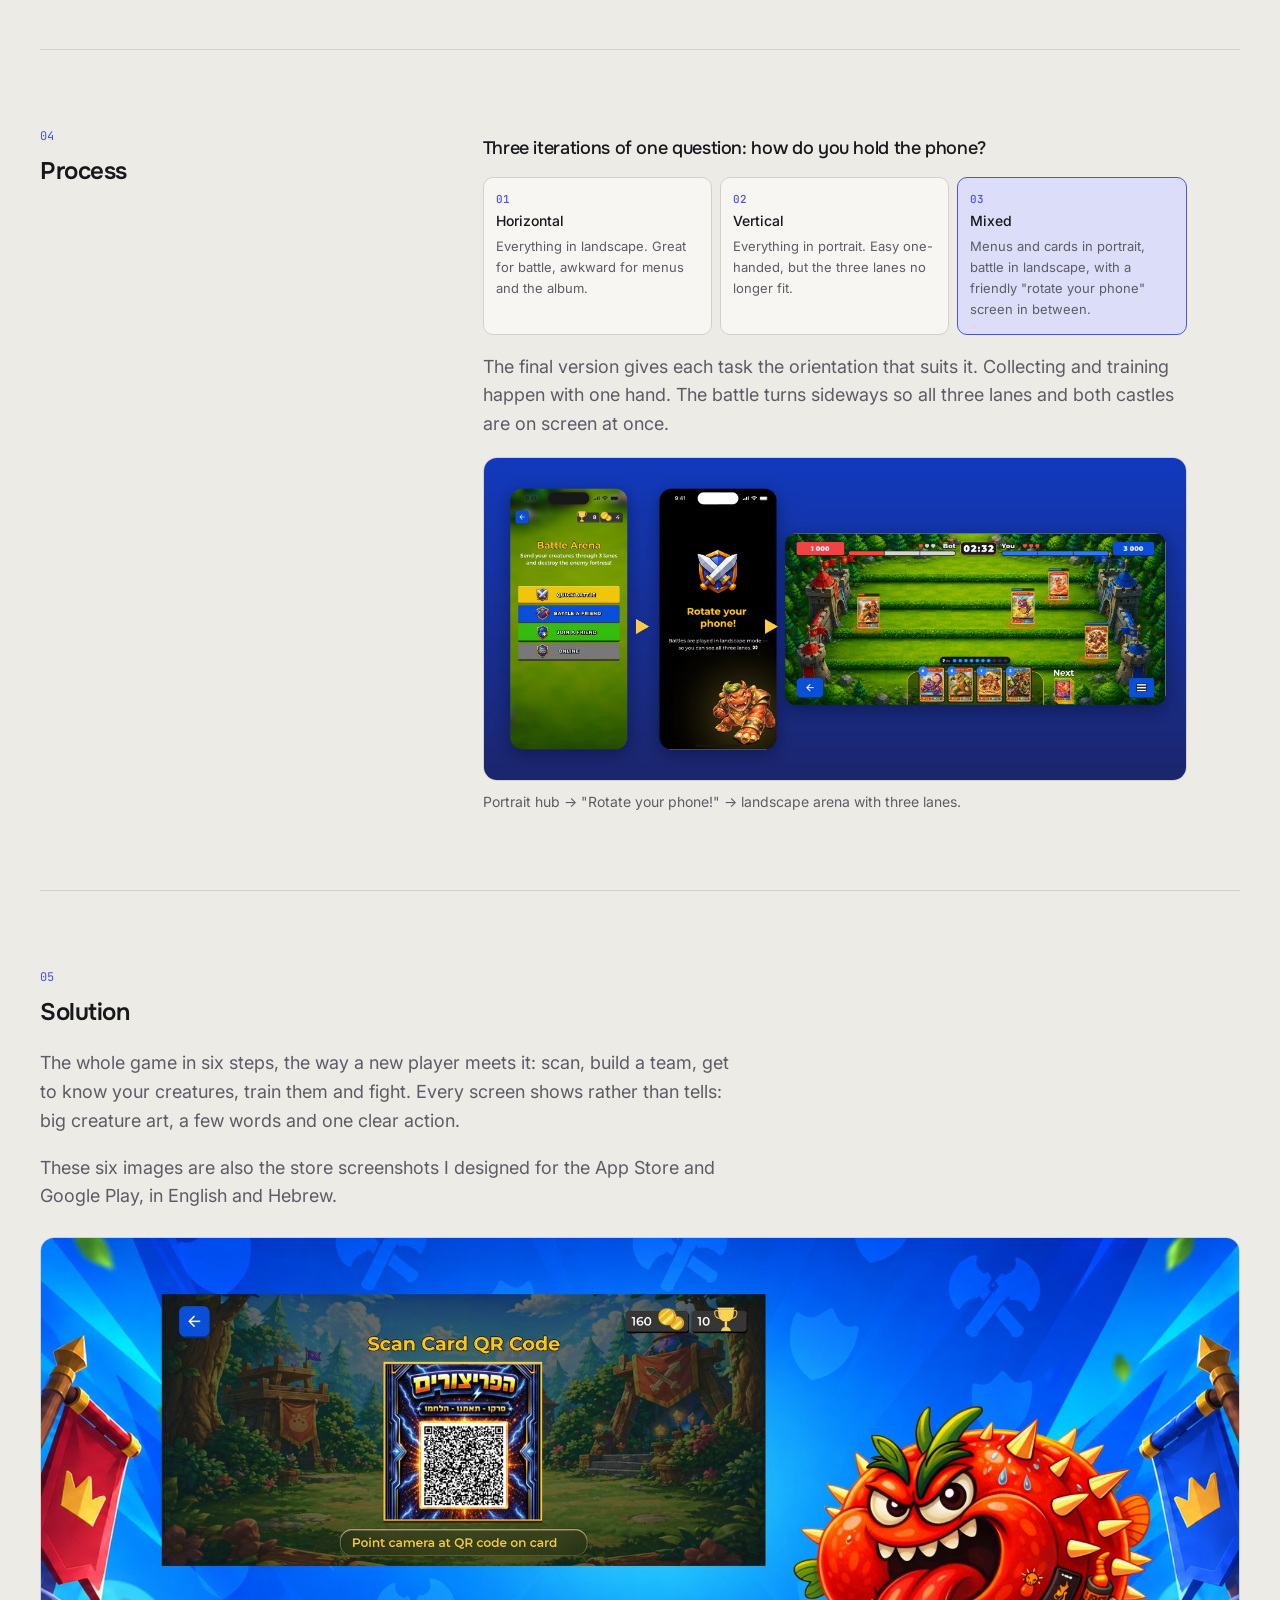
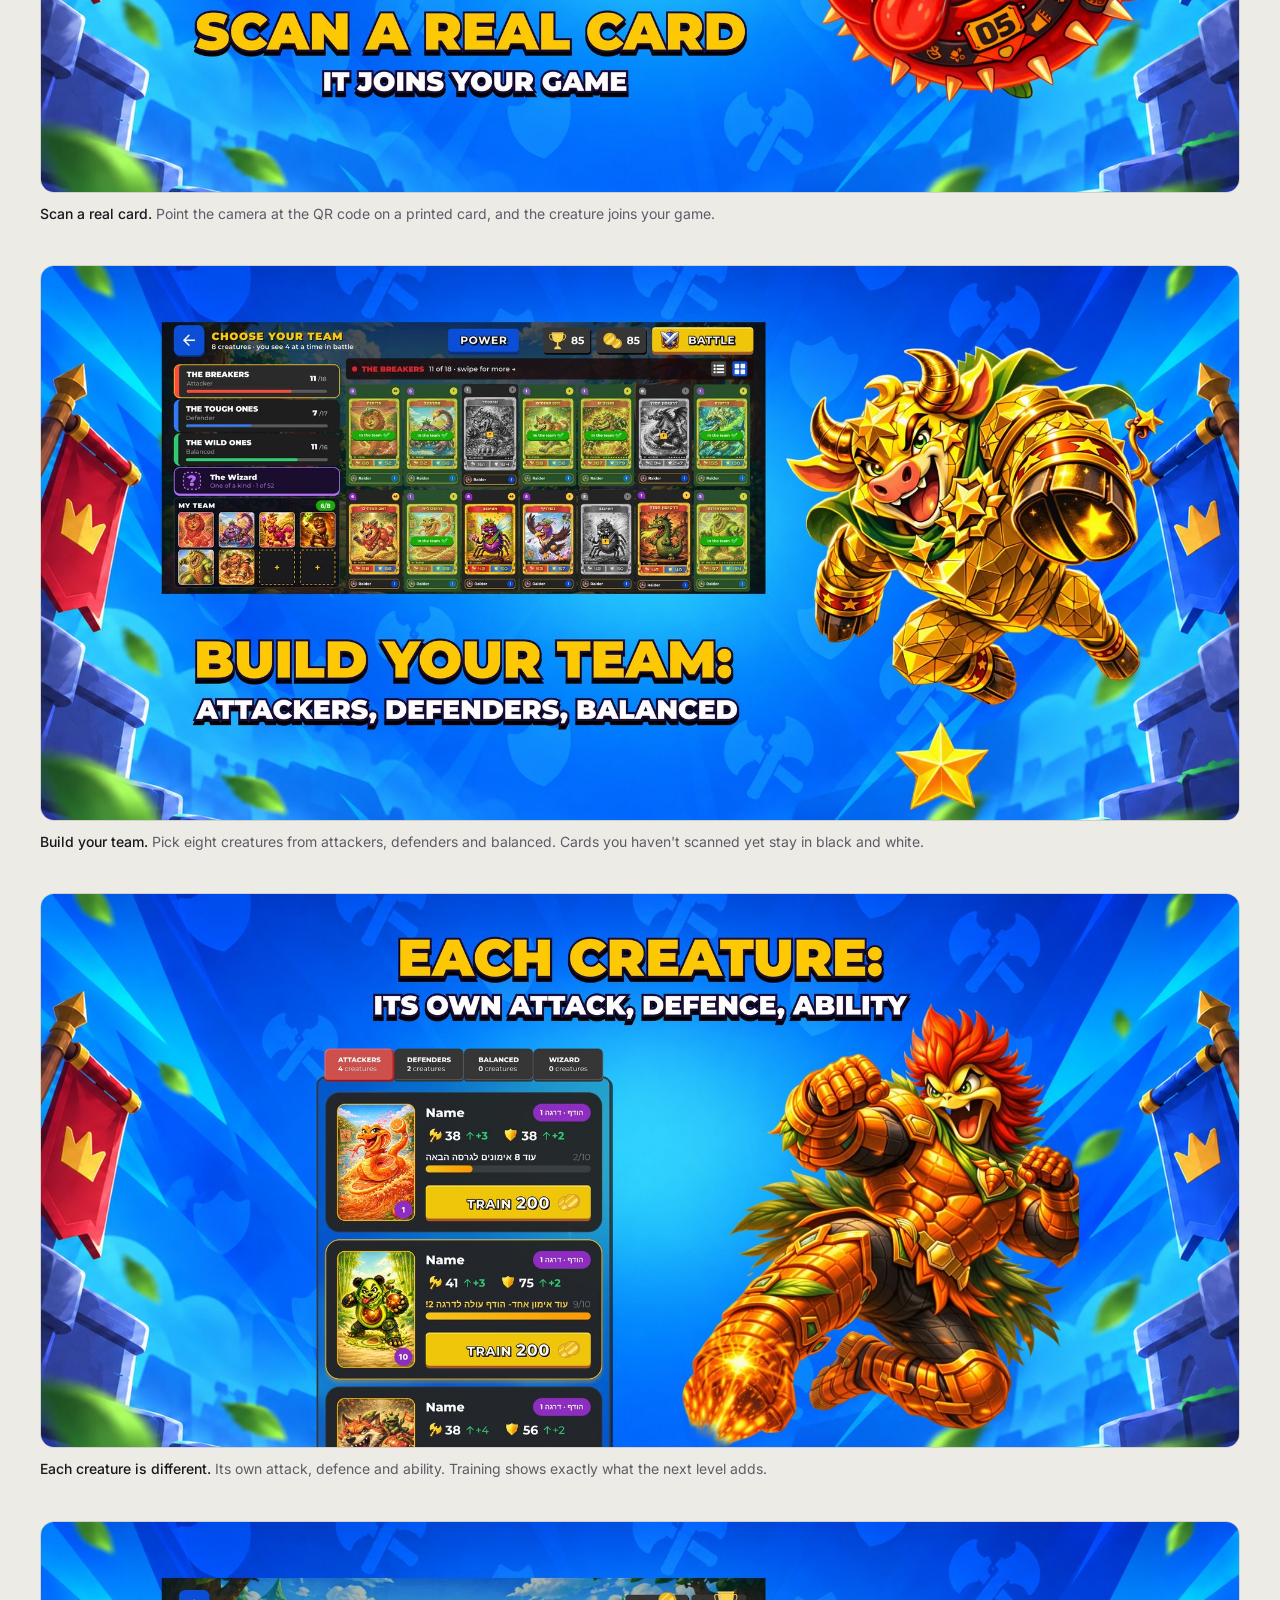
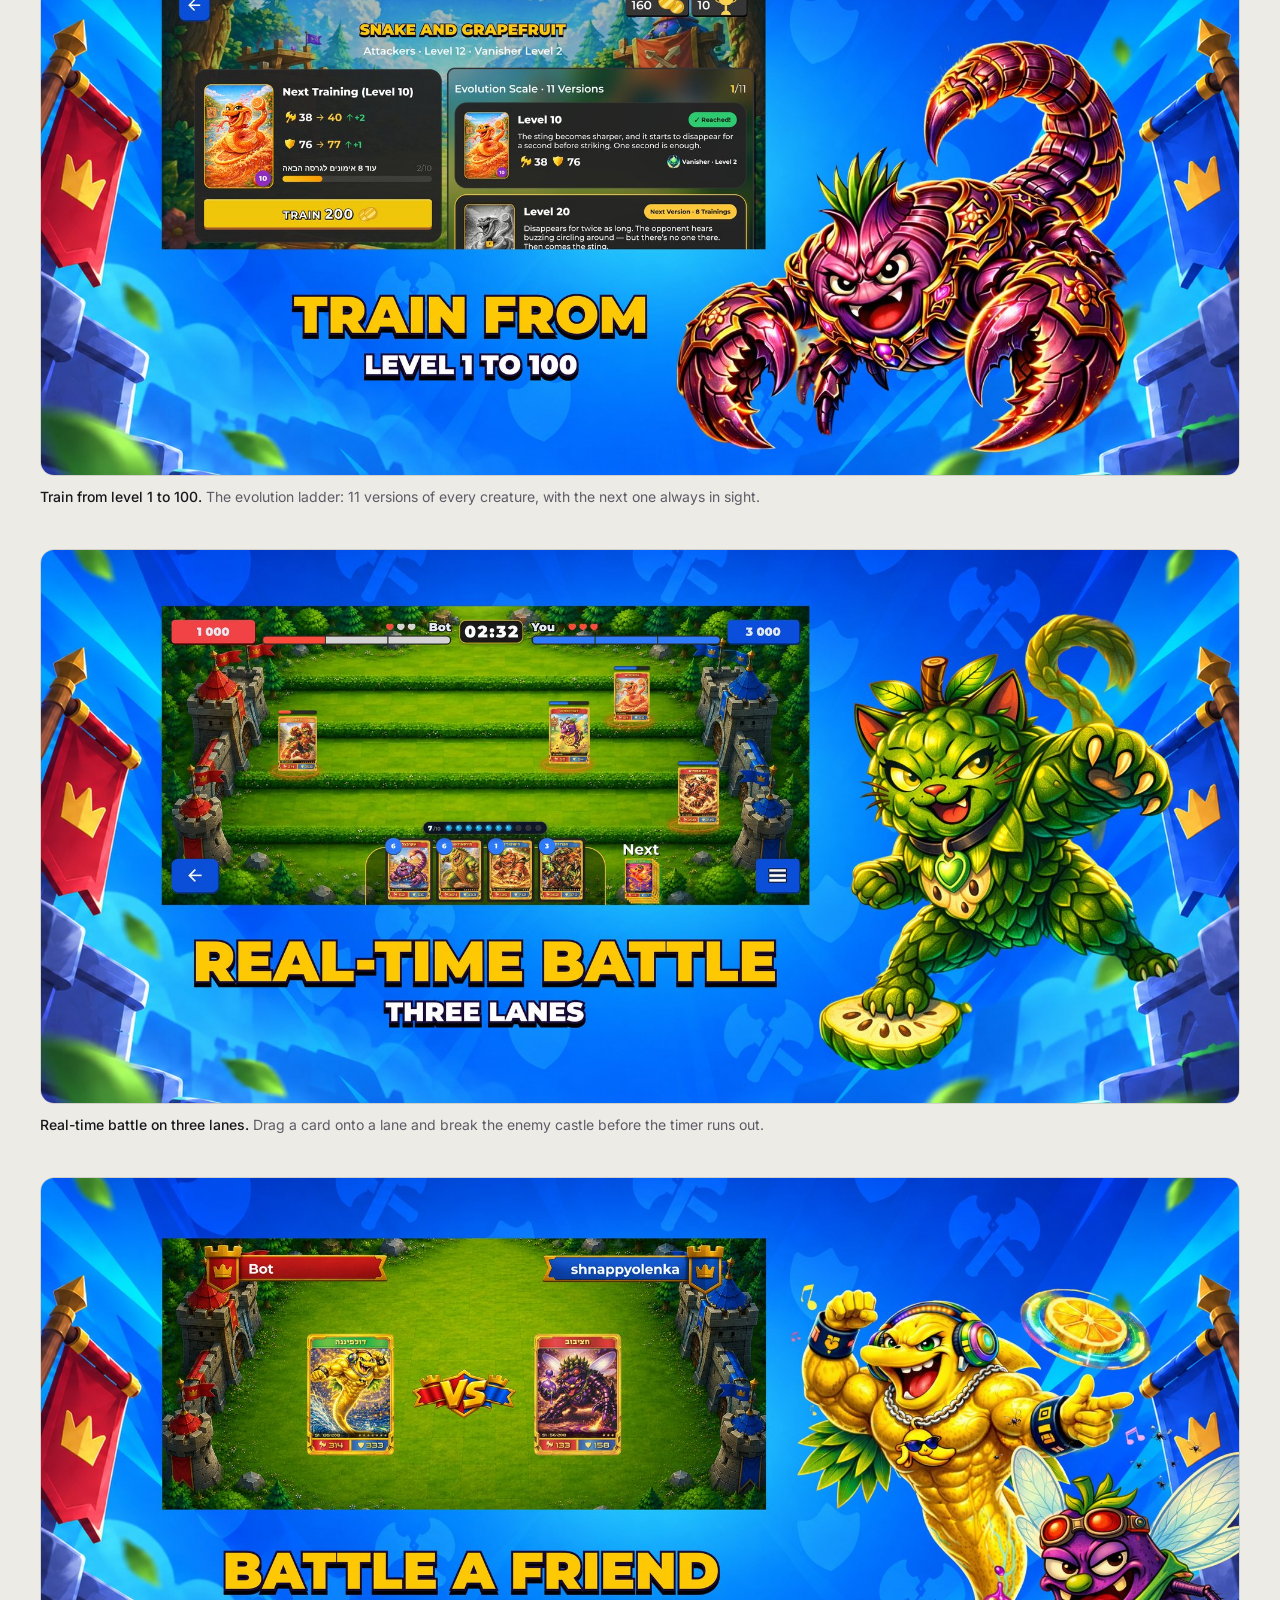
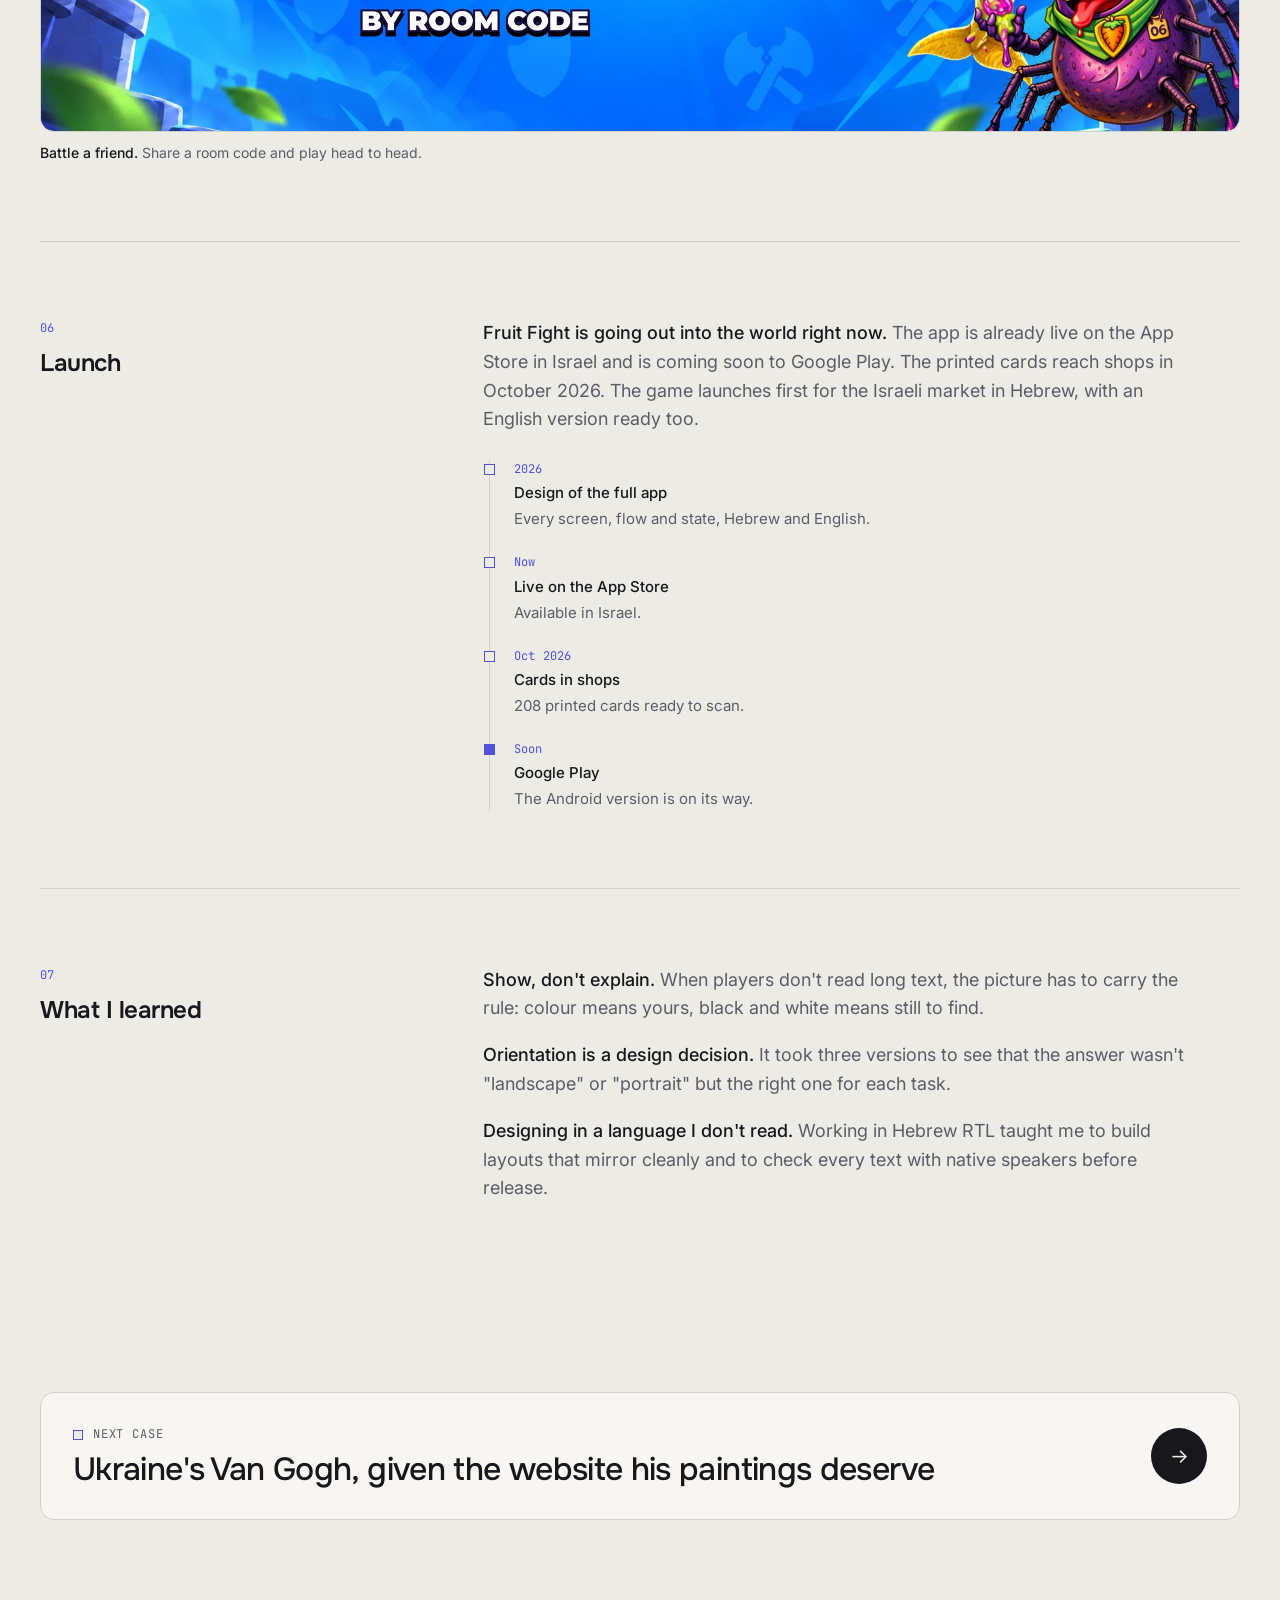
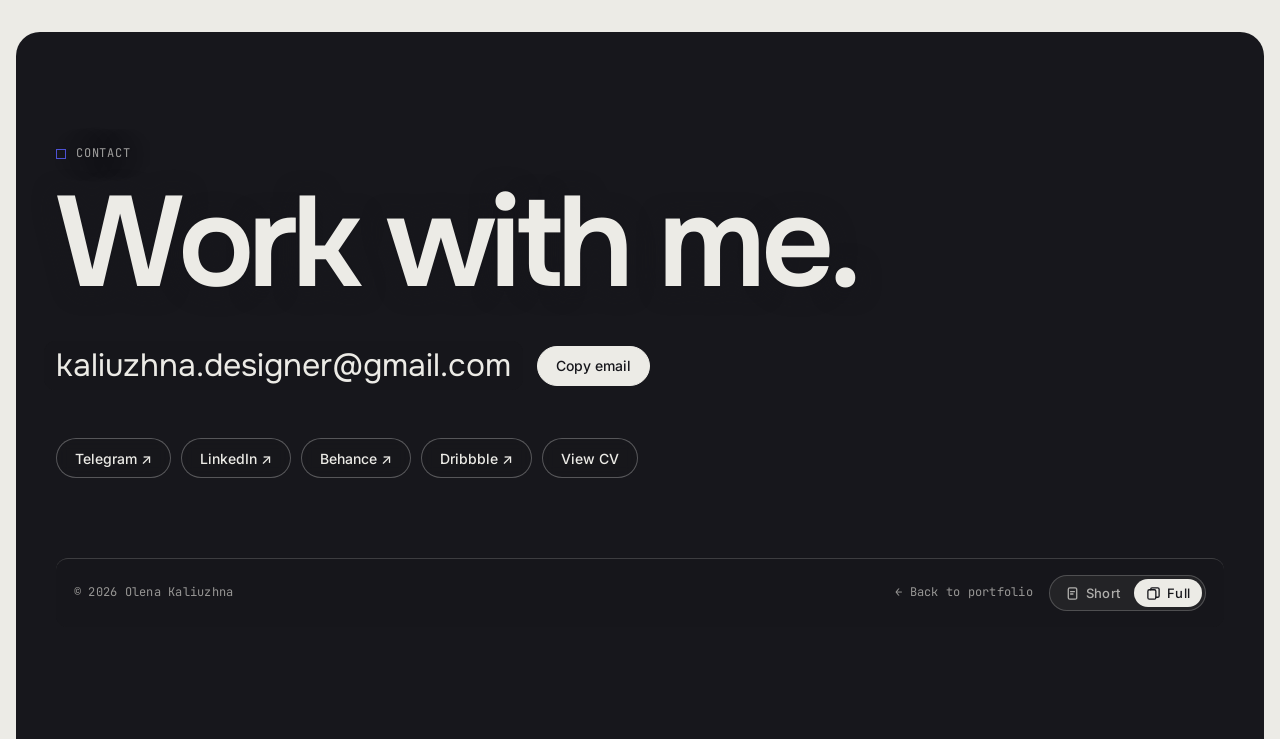
<file: case-fruit-fight.html>
<!doctype html>
<html lang="en">
<head>
<meta charset="utf-8">
<meta name="viewport" content="width=device-width, initial-scale=1, viewport-fit=cover">
<title>Fruit Fight — Olena Kaliuzhna</title>
<meta name="description" content="A card game where real cards come alive on your phone. Case study by Olena Kaliuzhna, Product Designer.">
<link rel="preconnect" href="https://fonts.googleapis.com">
<link rel="preconnect" href="https://fonts.gstatic.com" crossorigin>
<link rel="stylesheet" href="https://fonts.googleapis.com/css2?family=Inter:wght@400;500;600&family=Onest:wght@500;600&family=JetBrains+Mono:wght@400;500&display=swap">
<link rel="stylesheet" href="styles.css?v=202610061831">
<script>try{var t=localStorage.getItem('ok-theme');if(t)document.documentElement.setAttribute('data-theme',t);}catch(e){}</script>
</head>
<body>
<header class="nav">
  <div class="wrap">
    <a class="brand" href="index.html">Olena Kaliuzhna</a>
    <nav class="nav-links" aria-label="Pages"><a href="cases.html" aria-current="page">Cases</a><a href="about.html">About</a><a href="contact.html">Contact</a><a href="break.html">Take a break</a></nav>
    <div class="nav-actions">
      <button class="btn ghost icon-btn theme-btn" id="theme" type="button" aria-label="Switch colour theme">
        <svg class="i-moon" viewBox="0 0 24 24" fill="none" stroke="currentColor" stroke-width="1.7" stroke-linecap="round" stroke-linejoin="round" aria-hidden="true"><path d="M20.5 14.2A8.5 8.5 0 0 1 9.8 3.5a8.5 8.5 0 1 0 10.7 10.7z"/></svg>
        <svg class="i-sun" viewBox="0 0 24 24" fill="none" stroke="currentColor" stroke-width="1.7" stroke-linecap="round" aria-hidden="true"><circle cx="12" cy="12" r="4.2"/><path d="M12 2.5v2M12 19.5v2M2.5 12h2M19.5 12h2M5.3 5.3l1.4 1.4M17.3 17.3l1.4 1.4M5.3 18.7l1.4-1.4M17.3 6.7l1.4-1.4"/></svg>
      </button>
      <button class="btn" type="button" data-cv><span class="cv-label">View</span> CV</button>
    </div>
  </div>
</header>

<main id="top">
  <section class="case-hero">
    <div class="wrap">
      <div class="crumbs mono"><a href="index.html#work">Cases</a><span>/</span><span>Fruit Fight</span></div>
      <h1>A card game where real cards come alive on your phone</h1>
      <p class="lede">Fruit Fight is a new Israeli card game: 52 creatures, each a cross between an animal and a fruit. You scan a printed card, it unlocks in the app, and you train it and send it into a real-time battle. I designed the whole app on my own: every screen, the visual system and the store listing.</p>
      <div class="chips"><span class="chip">Mobile game</span><span class="chip">Solo designer</span><span class="chip">Hebrew RTL + English</span><span class="chip">Launching 2026</span></div>
      <div class="facts"><div class="fact"><span class="mono">Role</span><b>UI/UX Designer · sole designer</b></div><div class="fact"><span class="mono">Product</span><b>Fruit Fight · Israeli card game</b></div><div class="fact"><span class="mono">Timeline</span><b>Jan 2026 — Sep 2026</b></div><div class="fact"><span class="mono">Platforms</span><b>iOS · Android soon · Hebrew &amp; English</b></div></div>
      <div class="ext-links"><a class="btn store" href="https://apps.apple.com/il/app/id6764019851" target="_blank" rel="noopener" aria-label="Download Fruit Fight on App Store"><svg viewBox="0 0 24 24" fill="none" stroke="currentColor" stroke-width="1.7" stroke-linecap="round" stroke-linejoin="round" aria-hidden="true"><rect x="6.5" y="2.5" width="11" height="19" rx="2.5"/><path d="M12 7.5v7M9 11.8l3 3 3-3"/><path d="M10.5 18.5h3"/></svg>App Store</a><span class="btn ghost store is-soon" aria-disabled="true"><svg viewBox="0 0 24 24" fill="none" stroke="currentColor" stroke-width="1.7" stroke-linejoin="round" aria-hidden="true"><path d="M6 3.8v16.4c0 .8.9 1.3 1.6.9l13-8.2c.6-.4.6-1.3 0-1.7l-13-8.2C6.9 2.5 6 3 6 3.8z"/></svg>Google Play · soon</span></div>
    </div>
  </section>

  <section class="hero-cover">
    <div class="wrap">
      <!-- Hero image: set cover_img for this project in build.py -->
      <div class="cover cover-img"><img src="fruit-fight-cover.jpg" alt="Fruit Fight: 52 creatures, each a cross between an animal and a fruit" width="2400" height="1350"></div>
    </div>
  </section>

  <section style="border-top:0;padding-top:clamp(40px,6vw,72px)">
    <div class="wrap">
      <article class="chapter"><header><span class="mono">01</span><h2>Overview</h2></header>
        <div class="prose">
          <p><strong>Fruit Fight (in Hebrew, הפריצורים) is a card game that lives in two worlds.</strong> There are 52 creatures, each a cross between an animal and a fruit, printed on 208 collectible cards sold in shops across Israel. Scan a card with your phone and the creature comes alive in the app. There you train it from level 1 to 100 and send it into a real-time battle against a bot or a friend.</p>
          <p>I was the only designer on the app. I designed every screen and flow, the visual system and the store listing, working directly with the product owner and the developer who built it.</p>
          <div class="results results-2">
            <div class="stat"><b>52</b><span>animal-and-fruit creatures</span></div>
            <div class="stat"><b>208</b><span>printed cards to scan and collect</span></div>
            <div class="stat"><b>13</b><span>special abilities that grow with training</span></div>
            <div class="stat"><b>3</b><span>lanes in a real-time battle</span></div>
          </div>
        </div></article>

      <article class="chapter"><header><span class="mono">02</span><h2>The challenge</h2></header>
        <div class="prose">
          <p>The players are young, and most of them have never seen a game like this. In the first minute they need to understand three things without reading a manual:</p>
          <ul>
            <li><strong>Real cards unlock creatures.</strong> You scan a physical card, and it becomes a creature on your phone.</li>
            <li><strong>Creatures get stronger.</strong> Training raises attack and defence, and each creature's ability grows tier by tier.</li>
            <li><strong>Battles are simple and fast.</strong> Drag a card onto one of three lanes and break the enemy castle.</li>
          </ul>
          <p>All of this had to work in Hebrew, right to left, with an English version mirrored from it. It also had to follow strict store rules: the game is fully playable without cards, and nothing may suggest you have to buy cards to play.</p>
        </div></article>

      <article class="chapter"><header><span class="mono">03</span><h2>My role</h2></header>
        <div class="prose">
          <ul>
            <li><strong>The whole app.</strong> Home, battle hub, team picker, VS intro, battle arena, results, powers guide, creature pop-up, achievements, the "My Cards" album, the training camp and each creature's level ladder.</li>
            <li><strong>Visual system.</strong> Dark panels, yellow accents, a colour for each creature group (attackers, defenders, balanced, wizard), purple level badges, and greyscale for anything you don't have yet.</li>
            <li><strong>Scanning and collecting.</strong> I designed the album like a real sticker album: every one of the 208 cards has a fixed place. Missing cards stay in black and white, so you can see exactly what's left to find.</li>
            <li><strong>Store listing.</strong> App Store and Google Play screenshots in Hebrew and English.</li>
            <li><strong>Hand-off.</strong> Figma frames with every state, in RTL, ready for the developer.</li>
          </ul>
        </div></article>

      <article class="chapter"><header><span class="mono">04</span><h2>Process</h2></header>
        <div class="prose">
          <h3 class="sub">Three iterations of one question: how do you hold the phone?</h3>
          <ol class="flow flow-3">
            <li><b>Horizontal</b><span>Everything in landscape. Great for battle, awkward for menus and the album.</span></li>
            <li><b>Vertical</b><span>Everything in portrait. Easy one-handed, but the three lanes no longer fit.</span></li>
            <li><b>Mixed</b><span>Menus and cards in portrait, battle in landscape, with a friendly "rotate your phone" screen in between.</span></li>
          </ol>
          <p>The final version gives each task the orientation that suits it. Collecting and training happen with one hand. The battle turns sideways so all three lanes and both castles are on screen at once.</p>
          <figure class="shot wide">
            <img src="fruit-fight-orientation.jpg" alt="Portrait battle hub, a rotate-your-phone screen, then the landscape battle arena" loading="lazy" width="2400" height="1100">
            <figcaption>Portrait hub → "Rotate your phone!" → landscape arena with three lanes.</figcaption>
          </figure>
        </div></article>

      <article class="chapter full"><header><span class="mono">05</span><h2>Solution</h2></header>
        <div class="prose">
          <p>The whole game in six steps, the way a new player meets it: scan, build a team, get to know your creatures, train them and fight. Every screen shows rather than tells: big creature art, a few words and one clear action.</p>
          <p>These six images are also the store screenshots I designed for the App Store and Google Play, in English and Hebrew.</p>
          <div class="shots">
          <figure class="shot wide">
            <img src="fruit-fight-scan.jpg" alt="Scan a real card: Fruit Fight screen" loading="lazy" width="2000" height="924">
            <figcaption><strong>Scan a real card.</strong> Point the camera at the QR code on a printed card, and the creature joins your game.</figcaption>
          </figure>
          <figure class="shot wide">
            <img src="fruit-fight-team.jpg" alt="Build your team: Fruit Fight screen" loading="lazy" width="2000" height="924">
            <figcaption><strong>Build your team.</strong> Pick eight creatures from attackers, defenders and balanced. Cards you haven't scanned yet stay in black and white.</figcaption>
          </figure>
          <figure class="shot wide">
            <img src="fruit-fight-creature.jpg" alt="Each creature is different: Fruit Fight screen" loading="lazy" width="2000" height="924">
            <figcaption><strong>Each creature is different.</strong> Its own attack, defence and ability. Training shows exactly what the next level adds.</figcaption>
          </figure>
          <figure class="shot wide">
            <img src="fruit-fight-train.jpg" alt="Train from level 1 to 100: Fruit Fight screen" loading="lazy" width="2000" height="924">
            <figcaption><strong>Train from level 1 to 100.</strong> The evolution ladder: 11 versions of every creature, with the next one always in sight.</figcaption>
          </figure>
          <figure class="shot wide">
            <img src="fruit-fight-battle.jpg" alt="Real-time battle on three lanes: Fruit Fight screen" loading="lazy" width="2000" height="924">
            <figcaption><strong>Real-time battle on three lanes.</strong> Drag a card onto a lane and break the enemy castle before the timer runs out.</figcaption>
          </figure>
          <figure class="shot wide">
            <img src="fruit-fight-friend.jpg" alt="Battle a friend: Fruit Fight screen" loading="lazy" width="2000" height="924">
            <figcaption><strong>Battle a friend.</strong> Share a room code and play head to head.</figcaption>
          </figure>
          </div>
        </div></article>

      <article class="chapter"><header><span class="mono">06</span><h2>Launch</h2></header>
        <div class="prose">
          <p><strong>Fruit Fight is going out into the world right now.</strong> The app is already live on the App Store in Israel and is coming soon to Google Play. The printed cards reach shops in October 2026. The game launches first for the Israeli market in Hebrew, with an English version ready too.</p>
          <ol class="timeline">
            <li><span class="mono">2026</span><b>Design of the full app</b><span>Every screen, flow and state, Hebrew and English.</span></li>
            <li><span class="mono">Now</span><b>Live on the App Store</b><span>Available in Israel.</span></li>
            <li><span class="mono">Oct 2026</span><b>Cards in shops</b><span>208 printed cards ready to scan.</span></li>
            <li><span class="mono">Soon</span><b>Google Play</b><span>The Android version is on its way.</span></li>
          </ol>
        </div></article>

      <article class="chapter"><header><span class="mono">07</span><h2>What I learned</h2></header>
        <div class="prose">
          <p><strong>Show, don't explain.</strong> When players don't read long text, the picture has to carry the rule: colour means yours, black and white means still to find.</p>
          <p><strong>Orientation is a design decision.</strong> It took three versions to see that the answer wasn't "landscape" or "portrait" but the right one for each task.</p>
          <p><strong>Designing in a language I don't read.</strong> Working in Hebrew RTL taught me to build layouts that mirror cleanly and to check every text with native speakers before release.</p>
        </div></article>

    </div>
  </section>

  <section style="padding-top:0;border-top:0">
    <div class="wrap">
      <a class="next" href="case-novakivsky.html">
        <div><span class="eyebrow">Next case</span><h3>Ukraine&#x27;s Van Gogh, given the website his paintings deserve</h3></div>
        <span class="arr" aria-hidden="true">→</span>
      </a>
    </div>
  </section>

  <section id="contact" class="contact slim cta-work">
    <div class="constellation" data-constellation aria-hidden="true"></div>
    <div class="wrap">
      <div class="eyebrow">Contact</div>
      <h2>Work with me.</h2>
      <div class="mail-row">
        <span class="mail" id="mail">kaliuzhna.designer@gmail.com</span>
        <button class="btn" id="copy" type="button">Copy email</button>
        <span class="toast mono" id="toast" aria-live="polite"></span>
      </div>
      <div class="socials">
        <a class="btn ghost" href="https://t.me/kaliuzhnaolena" target="_blank" rel="noopener">Telegram ↗</a>
        <a class="btn ghost" href="https://www.linkedin.com/in/kaliuzhnaolena/" target="_blank" rel="noopener">LinkedIn ↗</a>
        <a class="btn ghost" href="https://www.behance.net/kaliuzhnaolena" target="_blank" rel="noopener">Behance ↗</a>
        <a class="btn ghost" href="https://dribbble.com/Kaliuzhna" target="_blank" rel="noopener">Dribbble ↗</a>
        <button class="btn ghost" type="button" data-cv>View CV</button>
      </div>
      <div class="foot mono"><span>© 2026 Olena Kaliuzhna</span><span class="foot-end"><a href="index.html" style="text-decoration:none">← Back to portfolio</a><div class="ver-switch" role="group" aria-label="Site version"><a class="vs-opt" href="https://olena-kaliuzhna-design.github.io/portfolio/" title="Short version: everything on one page"><svg viewBox="0 0 16 16" aria-hidden="true"><rect x="3.5" y="2" width="9" height="12" rx="1.6"/><path d="M6 6h4M6 8.5h2.5"/></svg><span>Short</span></a><span class="vs-opt is-on" aria-current="page" title="Full version"><svg viewBox="0 0 16 16" aria-hidden="true"><rect x="2" y="4" width="8.5" height="10" rx="1.6"/><path d="M5 4V3.4C5 2.6 5.6 2 6.4 2h6.1c.8 0 1.5.6 1.5 1.4v7.2c0 .8-.7 1.4-1.5 1.4h-2"/></svg><span>Full</span></span></div></span></div>
    </div>
  </section>
</main>
<div class="cv-view" id="cv-view" role="dialog" aria-modal="true" aria-label="CV of Olena Kaliuzhna" hidden>
  <div class="cv-panel">
    <div class="cv-bar">
      <span class="mono">CV · Olena Kaliuzhna · Product Designer</span>
      <a class="btn ghost" href="cv.pdf" download="Olena_Kaliuzhna_CV.pdf" target="_blank" rel="noopener">Download PDF</a>
      <button class="btn icon-btn" type="button" id="cv-close" aria-label="Close CV">✕</button>
    </div>
    <div class="cv-scroll"><img src="cv.jpg" alt="CV of Olena Kaliuzhna, Product Designer: contacts, skills, experience, education" loading="lazy" width="1500" height="2725"></div>
  </div>
</div>
<script src="confetti.js"></script>
<script src="main.js"></script>
<script src="testimonials.js"></script>
<script src="ballpit.js" defer></script>
<script src="constellation.js" defer></script>
</body>
</html>
</file>
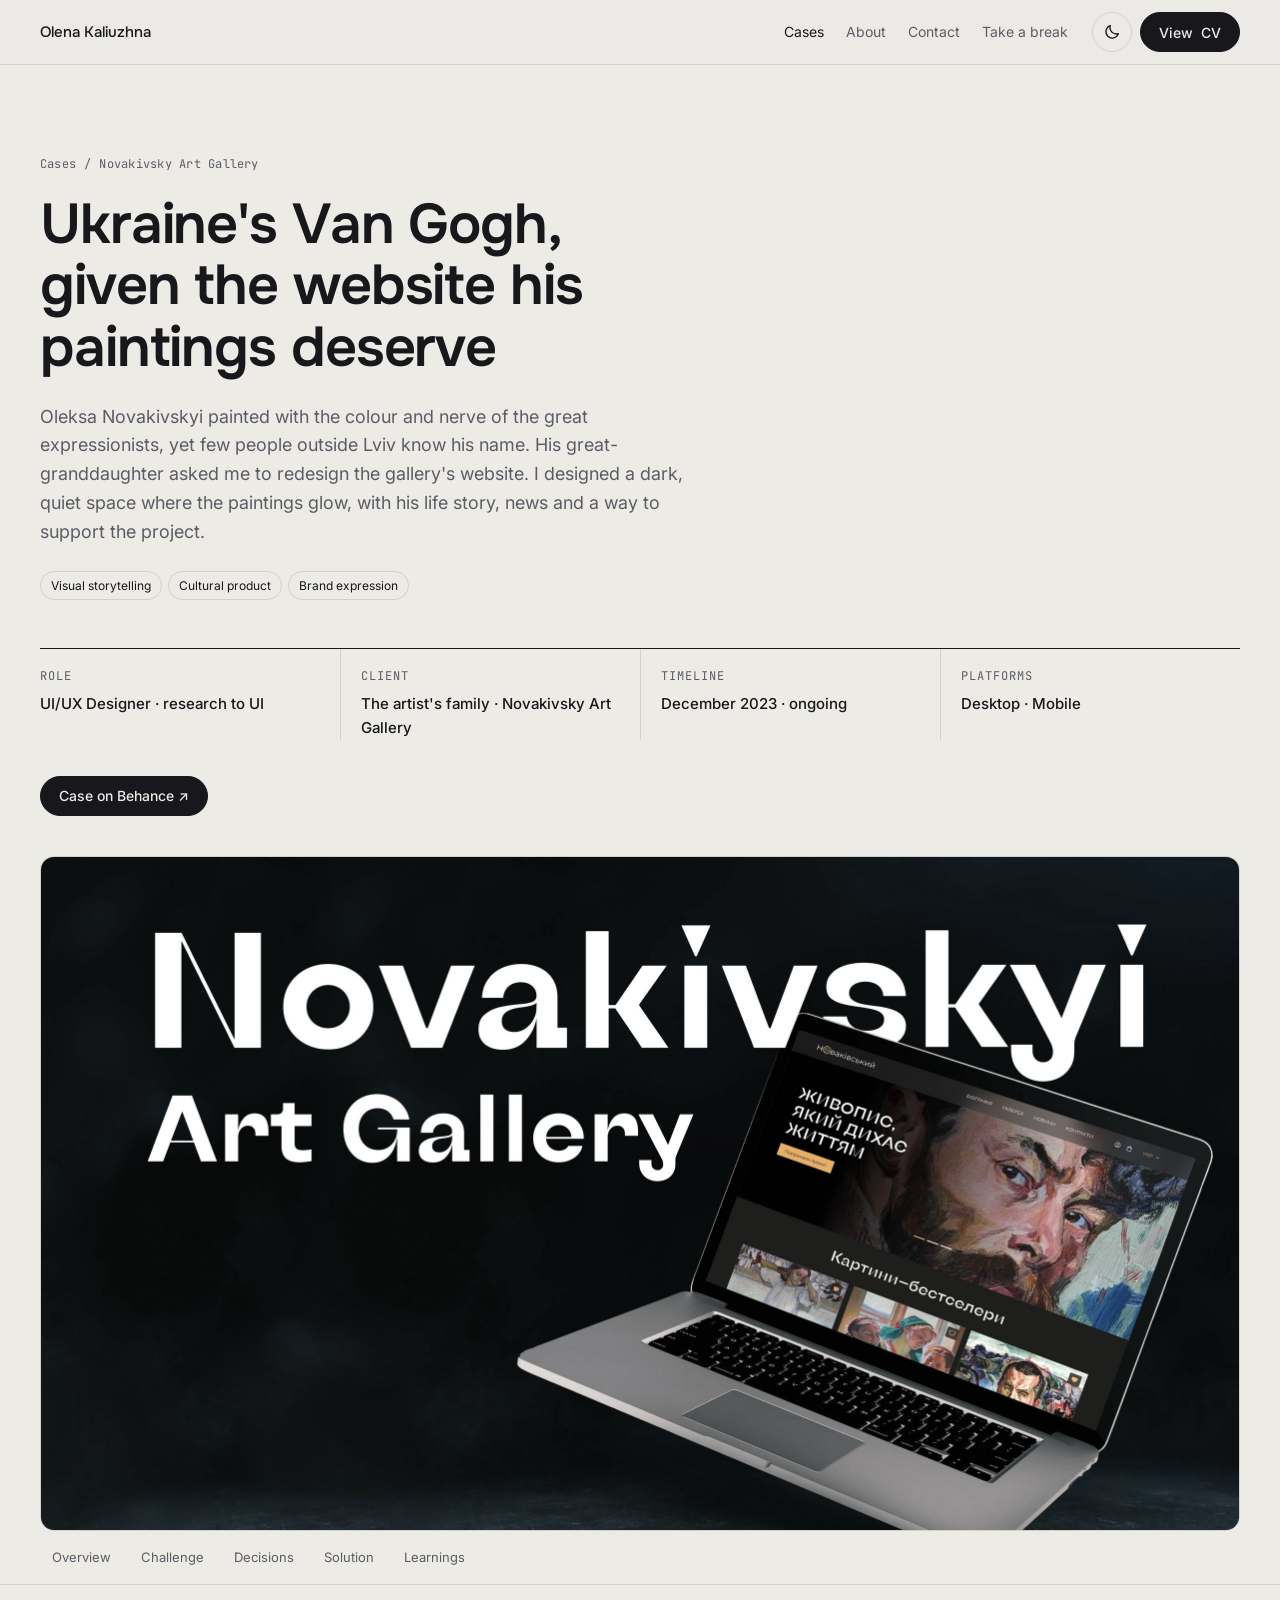
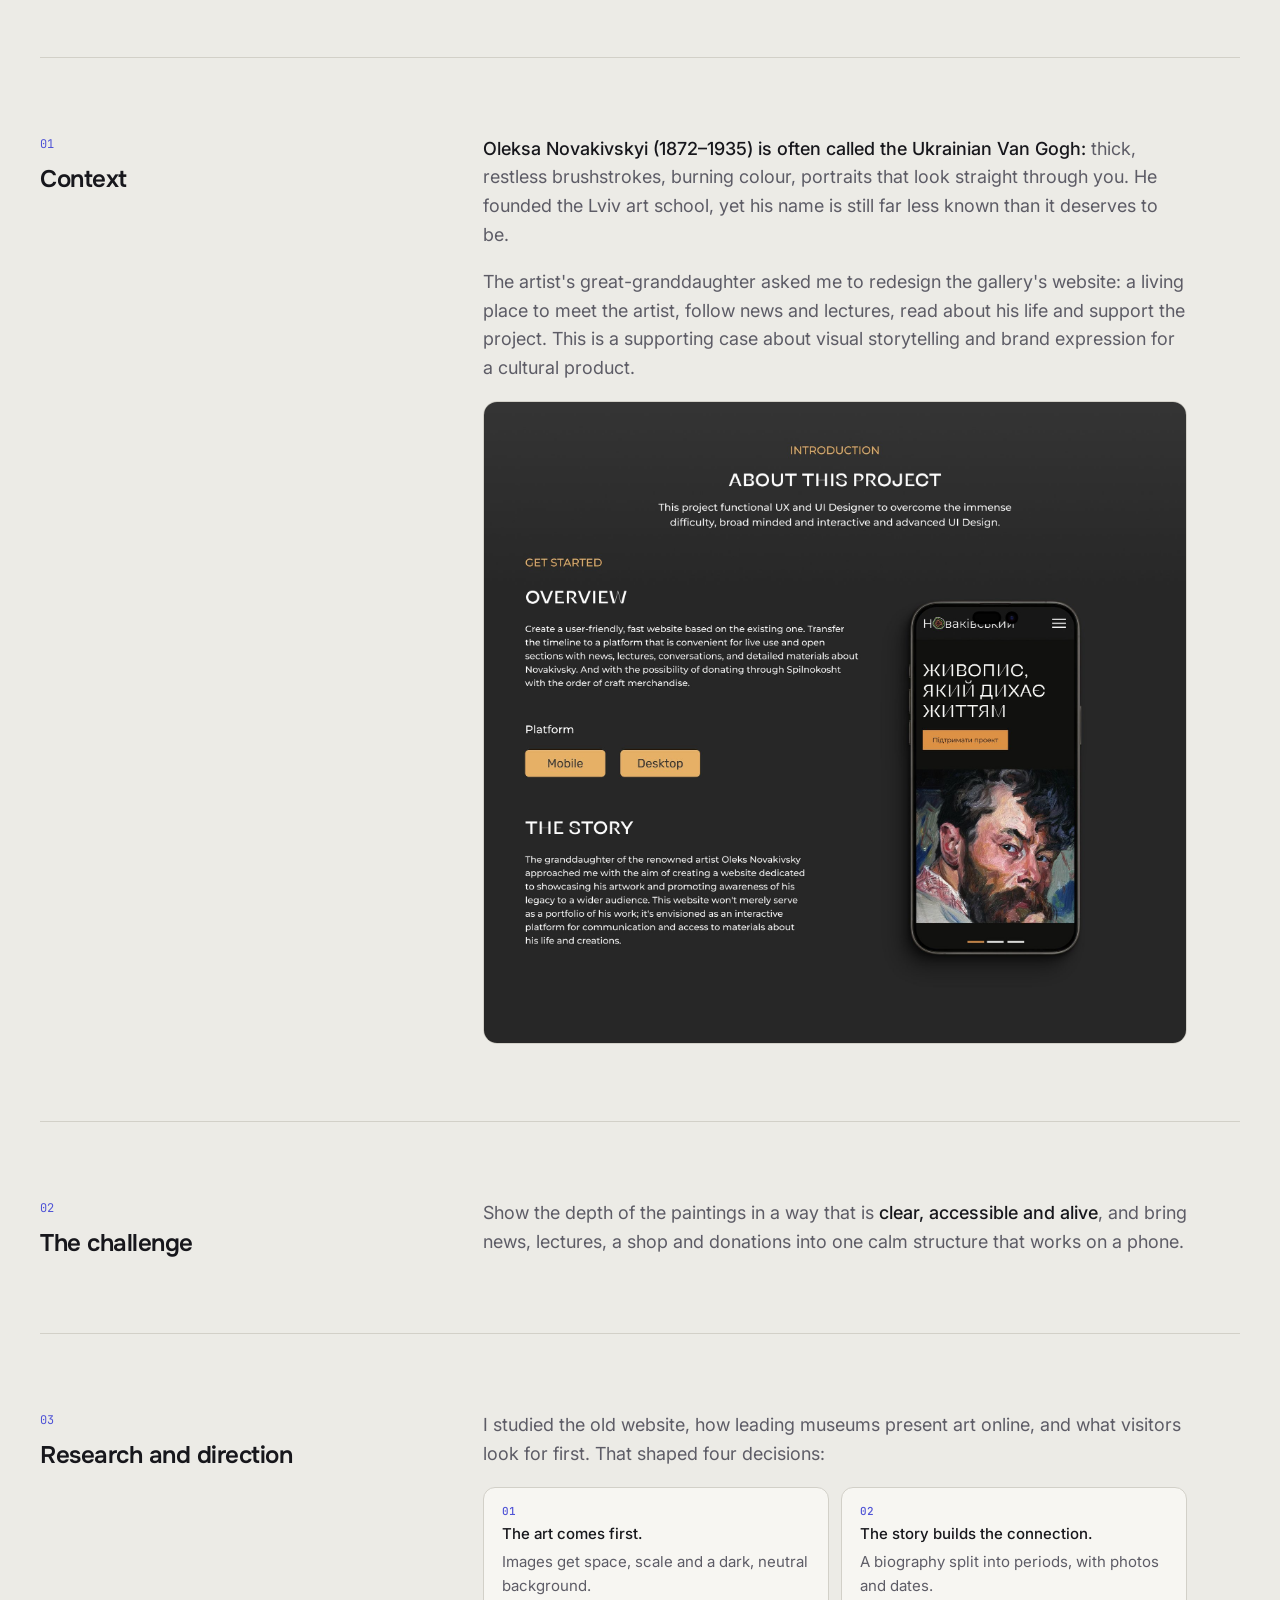
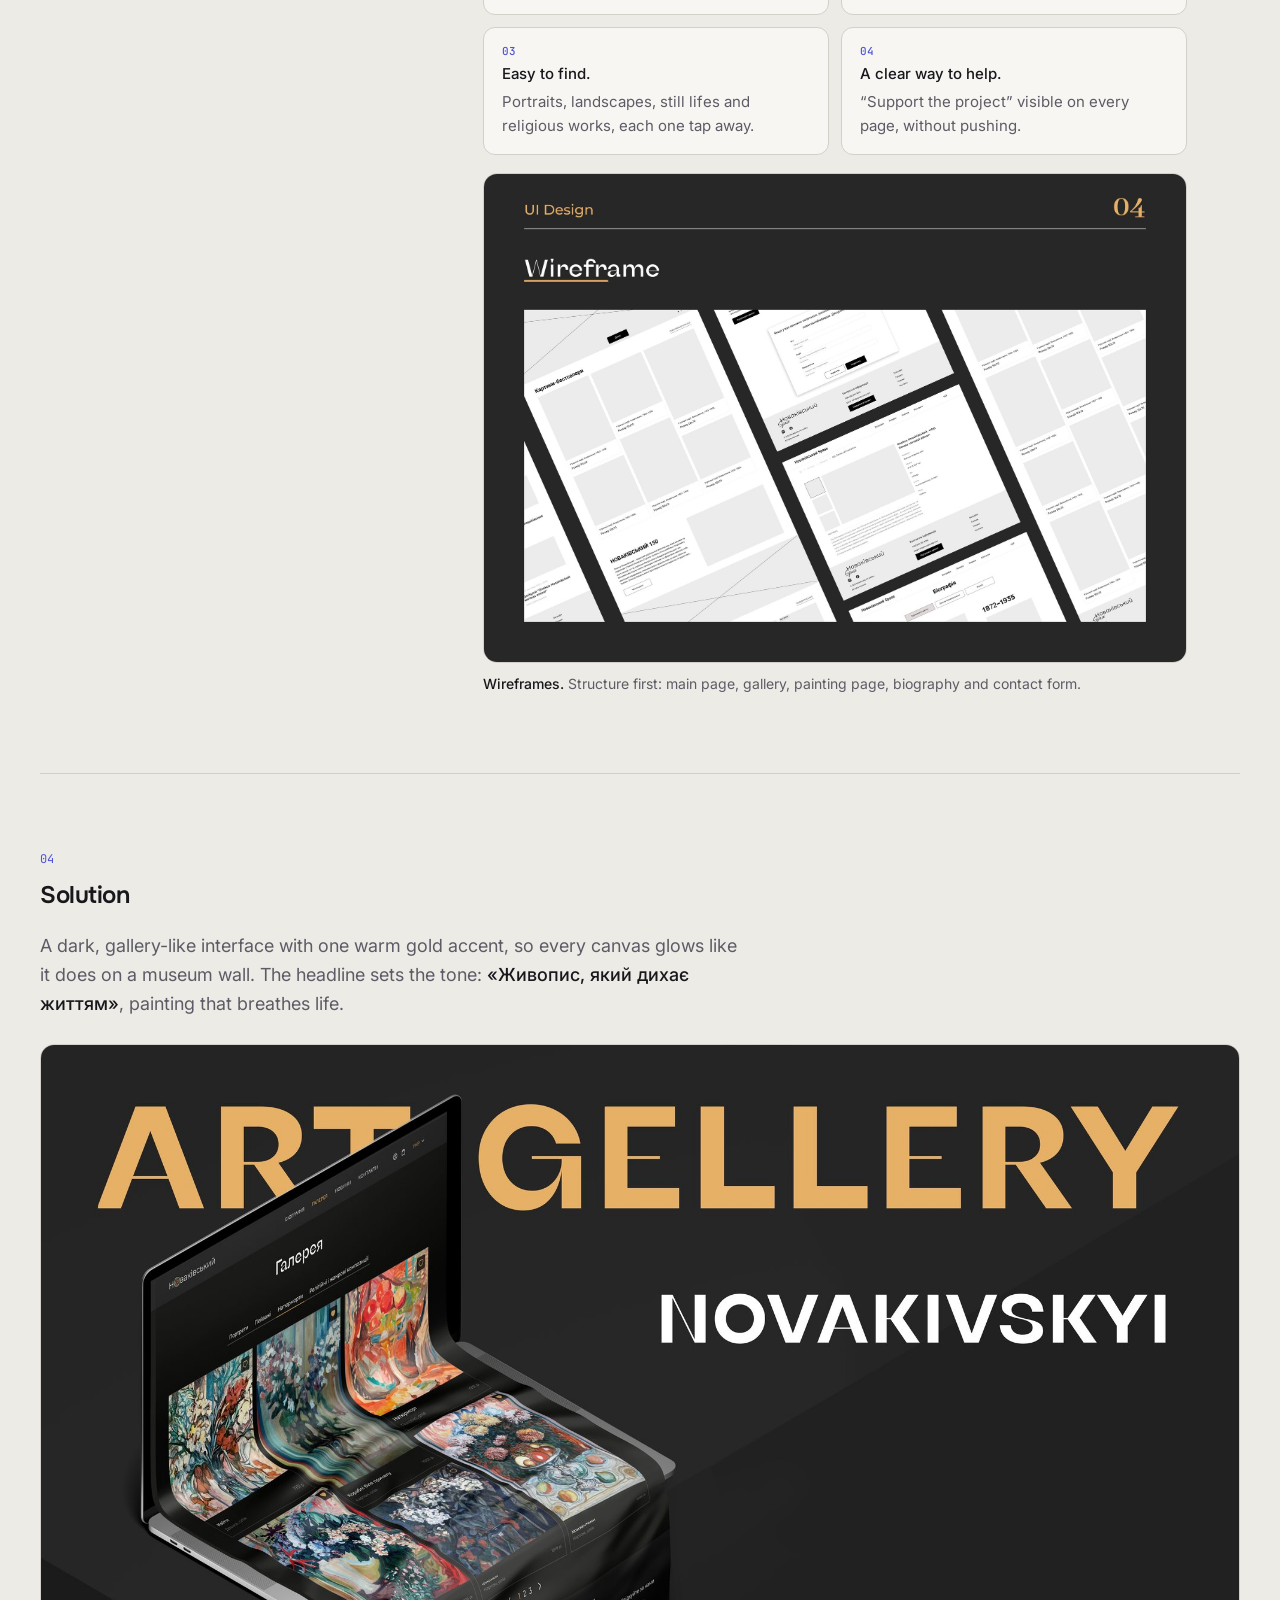
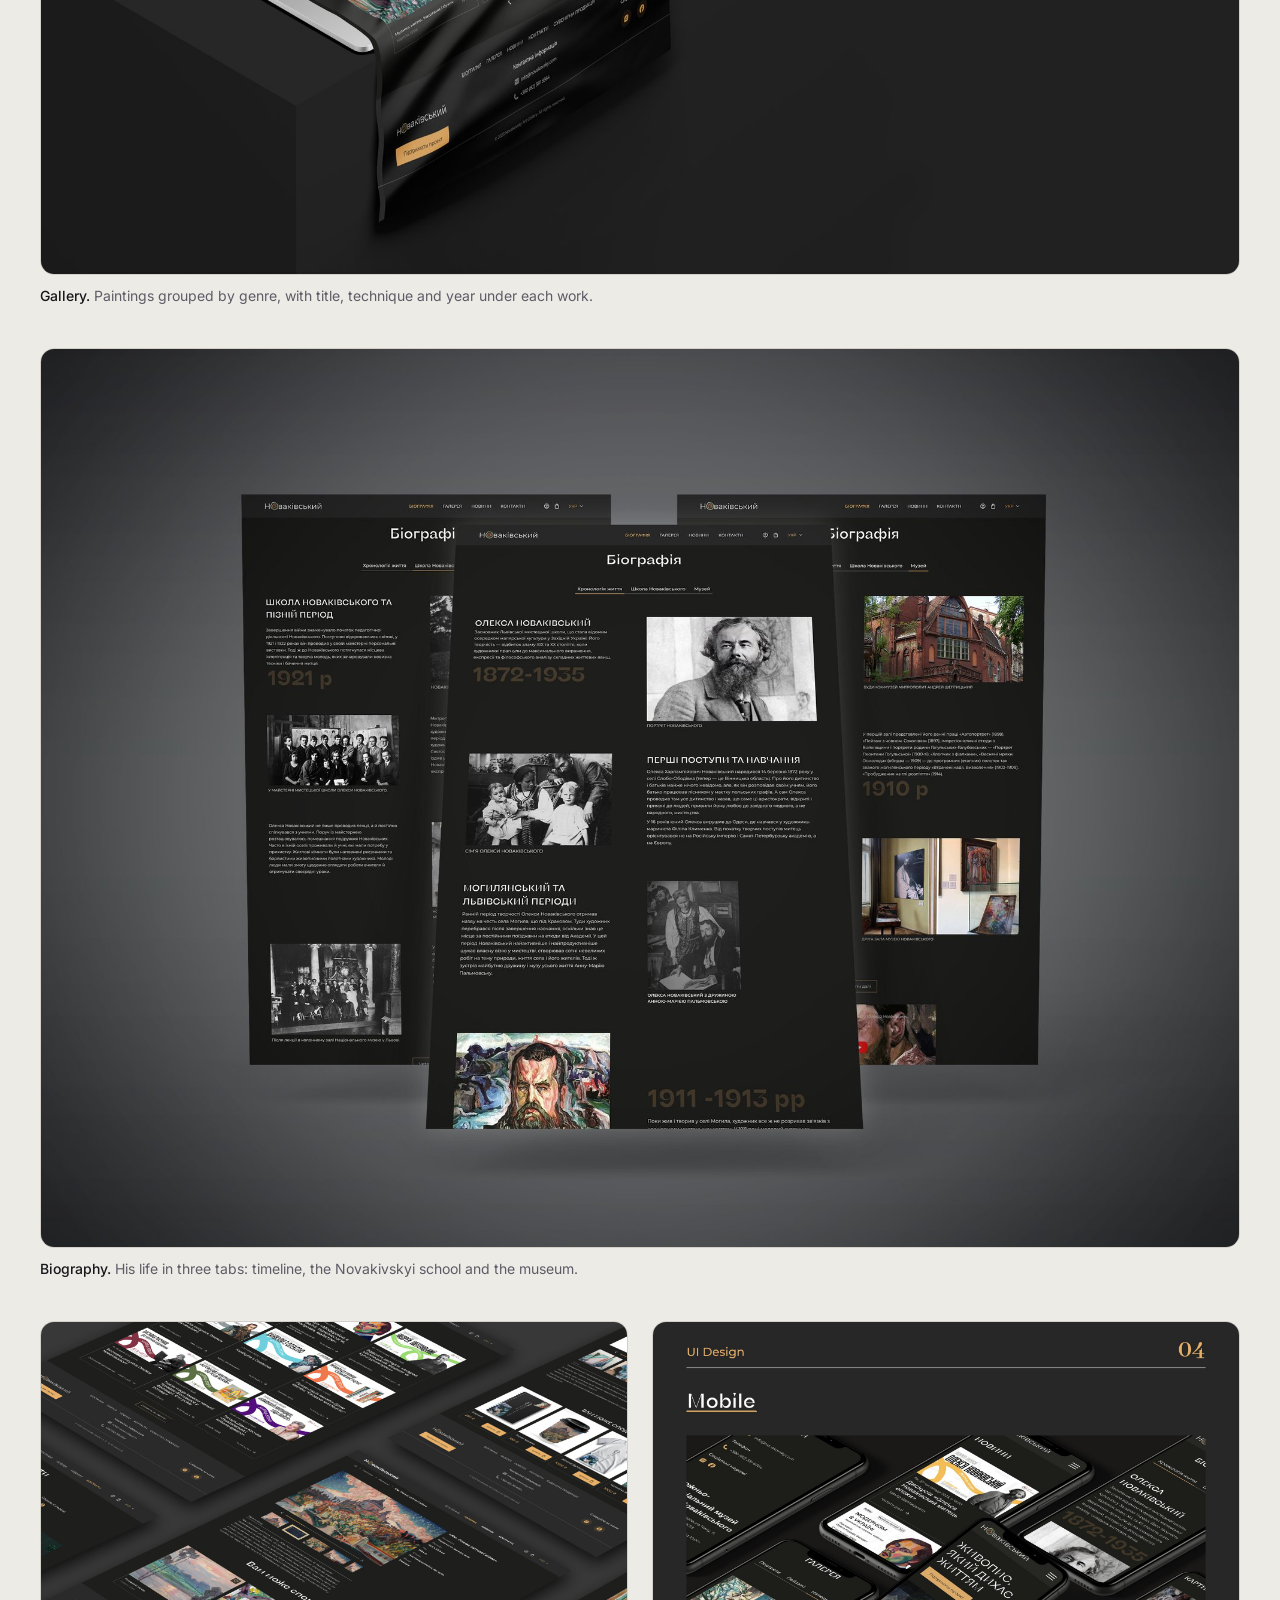
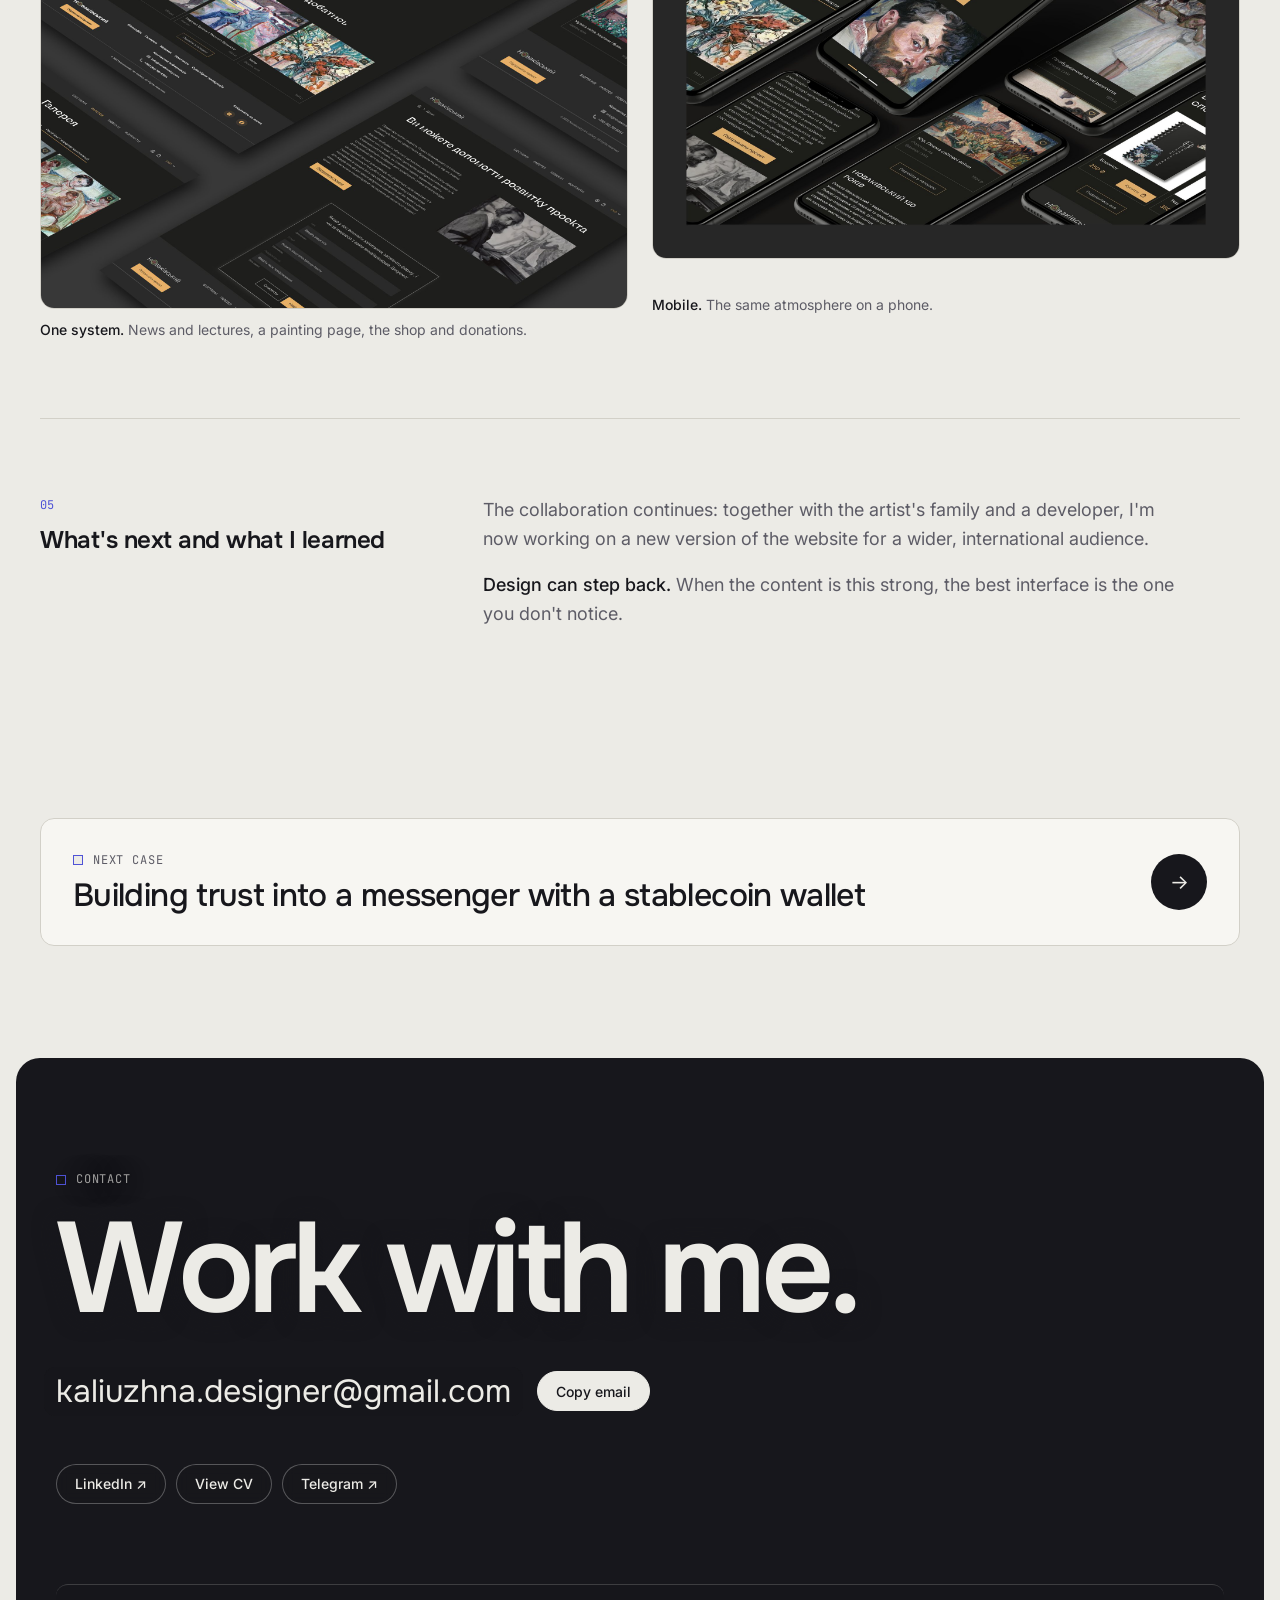
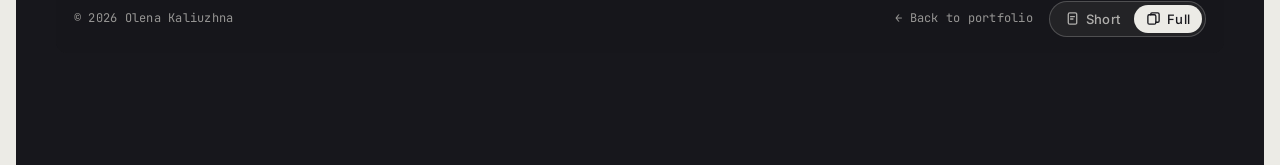
<file: case-novakivsky.html>
<!doctype html>
<html lang="en">
<head>
<meta charset="utf-8">
<meta name="viewport" content="width=device-width, initial-scale=1, viewport-fit=cover">
<title>Novakivsky Art Gallery — Olena Kaliuzhna</title>
<meta name="description" content="Ukraine&#x27;s Van Gogh, given the website his paintings deserve. Case study by Olena Kaliuzhna, Product Designer.">
<link rel="preconnect" href="https://fonts.googleapis.com">
<link rel="preconnect" href="https://fonts.gstatic.com" crossorigin>
<link rel="stylesheet" href="https://fonts.googleapis.com/css2?family=Inter:wght@400;500;600&family=Onest:wght@500;600&family=JetBrains+Mono:wght@400;500&display=swap">
<link rel="stylesheet" href="styles.css?v=202610281740">
<script>try{var t=localStorage.getItem('ok-theme');if(t)document.documentElement.setAttribute('data-theme',t);}catch(e){}</script>
</head>
<body>
<header class="nav">
  <div class="wrap">
    <a class="brand" href="index.html">Olena Kaliuzhna</a>
    <nav class="nav-links" aria-label="Pages"><a href="cases.html" aria-current="page">Cases</a><a href="about.html">About</a><a href="contact.html">Contact</a><a href="break.html">Take a break</a></nav>
    <div class="nav-actions">
      <button class="btn ghost icon-btn theme-btn" id="theme" type="button" aria-label="Switch colour theme">
        <svg class="i-moon" viewBox="0 0 24 24" fill="none" stroke="currentColor" stroke-width="1.7" stroke-linecap="round" stroke-linejoin="round" aria-hidden="true"><path d="M20.5 14.2A8.5 8.5 0 0 1 9.8 3.5a8.5 8.5 0 1 0 10.7 10.7z"/></svg>
        <svg class="i-sun" viewBox="0 0 24 24" fill="none" stroke="currentColor" stroke-width="1.7" stroke-linecap="round" aria-hidden="true"><circle cx="12" cy="12" r="4.2"/><path d="M12 2.5v2M12 19.5v2M2.5 12h2M19.5 12h2M5.3 5.3l1.4 1.4M17.3 17.3l1.4 1.4M5.3 18.7l1.4-1.4M17.3 6.7l1.4-1.4"/></svg>
      </button>
      <button class="btn" type="button" data-cv><span class="cv-label">View</span> CV</button>
    </div>
  </div>
</header>

<main id="top">
  <section class="case-hero">
    <div class="wrap">
      <div class="crumbs mono"><a href="index.html#work">Cases</a><span>/</span><span>Novakivsky Art Gallery</span></div>
      <h1>Ukraine&#x27;s Van Gogh, given the website his paintings deserve</h1>
      <p class="lede">Oleksa Novakivskyi painted with the colour and nerve of the great expressionists, yet few people outside Lviv know his name. His great-granddaughter asked me to redesign the gallery&#x27;s website. I designed a dark, quiet space where the paintings glow, with his life story, news and a way to support the project.</p>
      <div class="chips"><span class="chip">Visual storytelling</span><span class="chip">Cultural product</span><span class="chip">Brand expression</span></div>
      <div class="facts"><div class="fact"><span class="mono">Role</span><b>UI/UX Designer · research to UI</b></div><div class="fact"><span class="mono">Client</span><b>The artist&#x27;s family · Novakivsky Art Gallery</b></div><div class="fact"><span class="mono">Timeline</span><b>December 2023 · ongoing</b></div><div class="fact"><span class="mono">Platforms</span><b>Desktop · Mobile</b></div></div>
      <div class="ext-links"><a class="btn" href="https://www.behance.net/gallery/187303355/Art-Gallery-Novakivskyi-Redisign" target="_blank" rel="noopener">Case on Behance ↗</a></div>
    </div>
  </section>

  <section class="hero-cover">
    <div class="wrap">
      <!-- Hero image: set cover_img for this project in build.py -->
      <div class="cover cover-img"><img src="nv-cover.jpg" alt="Novakivskyi Art Gallery website on a laptop" width="2400" height="1350"></div>
    </div>
  </section>

  <nav class="case-nav" aria-label="Case sections"><div class="wrap"><a href="#overview">Overview</a><a href="#challenge">Challenge</a><a href="#decisions">Decisions</a><a href="#solution">Solution</a><a href="#learnings">Learnings</a></div></nav>

  <section style="border-top:0;padding-top:clamp(40px,6vw,72px)">
    <div class="wrap">
      <article class="chapter" id="overview"><header><span class="mono">01</span><h2>Context</h2></header>
        <div class="prose">
          <p><strong>Oleksa Novakivskyi (1872–1935) is often called the Ukrainian Van Gogh:</strong> thick, restless brushstrokes, burning colour, portraits that look straight through you. He founded the Lviv art school, yet his name is still far less known than it deserves to be.</p>
          <p>The artist's great-granddaughter asked me to redesign the gallery's website: a living place to meet the artist, follow news and lectures, read about his life and support the project. This is a supporting case about visual storytelling and brand expression for a cultural product.</p>
          <figure class="shot wide">
            <img src="nv-about.jpg" alt="About this project: overview, platforms and the story" loading="lazy" width="2000" height="1827">
          </figure>
        </div></article>

      <article class="chapter" id="challenge"><header><span class="mono">02</span><h2>The challenge</h2></header>
        <div class="prose">
          <p>Show the depth of the paintings in a way that is <strong>clear, accessible and alive</strong>, and bring news, lectures, a shop and donations into one calm structure that works on a phone.</p>
        </div></article>

      <article class="chapter" id="decisions"><header><span class="mono">03</span><h2>Research and direction</h2></header>
        <div class="prose">
          <p>I studied the old website, how leading museums present art online, and what visitors look for first. That shaped four decisions:</p>
          <ol class="insights">
            <li><b>The art comes first.</b> Images get space, scale and a dark, neutral background.</li>
            <li><b>The story builds the connection.</b> A biography split into periods, with photos and dates.</li>
            <li><b>Easy to find.</b> Portraits, landscapes, still lifes and religious works, each one tap away.</li>
            <li><b>A clear way to help.</b> “Support the project” visible on every page, without pushing.</li>
          </ol>
          <figure class="shot wide">
            <img src="nv-wireframe.jpg" alt="Wireframes of the main page, gallery, painting page and biography" loading="lazy" width="2000" height="1393">
            <figcaption><strong>Wireframes.</strong> Structure first: main page, gallery, painting page, biography and contact form.</figcaption>
          </figure>
        </div></article>

      <article class="chapter full" id="solution"><header><span class="mono">04</span><h2>Solution</h2></header>
        <div class="prose">
          <p>A dark, gallery-like interface with one warm gold accent, so every canvas glows like it does on a museum wall. The headline sets the tone: <strong>«Живопис, який дихає життям»</strong>, painting that breathes life.</p>
          <div class="shots">
            <figure class="shot wide">
              <img src="nv-gallery.jpg" alt="Gallery page with paintings filtered by genre" loading="lazy" width="2000" height="1384">
              <figcaption><strong>Gallery.</strong> Paintings grouped by genre, with title, technique and year under each work.</figcaption>
            </figure>
            <figure class="shot wide">
              <img src="nv-biography.jpg" alt="Biography pages: timeline, Novakivskyi school, museum" loading="lazy" width="2000" height="1500">
              <figcaption><strong>Biography.</strong> His life in three tabs: timeline, the Novakivskyi school and the museum.</figcaption>
            </figure>
            <figure class="shot">
              <img src="nv-pages.jpg" alt="News, painting page, shop and donation pages" loading="lazy" width="2000" height="2000">
              <figcaption><strong>One system.</strong> News and lectures, a painting page, the shop and donations.</figcaption>
            </figure>
            <figure class="shot">
              <img src="nv-mobile.jpg" alt="Mobile screens of the gallery website" loading="lazy" width="2000" height="1830">
              <figcaption><strong>Mobile.</strong> The same atmosphere on a phone.</figcaption>
            </figure>
          </div>
        </div></article>

      <article class="chapter" id="learnings"><header><span class="mono">05</span><h2>What's next and what I learned</h2></header>
        <div class="prose">
          <p>The collaboration continues: together with the artist's family and a developer, I'm now working on a new version of the website for a wider, international audience.</p>
          <p><strong>Design can step back.</strong> When the content is this strong, the best interface is the one you don't notice.</p>
        </div></article>

    </div>
  </section>

  <section style="padding-top:0;border-top:0">
    <div class="wrap">
      <a class="next" href="case-extra-safe.html">
        <div><span class="eyebrow">Next case</span><h3>Building trust into a messenger with a stablecoin wallet</h3></div>
        <span class="arr" aria-hidden="true">→</span>
      </a>
    </div>
  </section>

  <section id="contact" class="contact slim cta-work">
    <div class="constellation" data-constellation aria-hidden="true"></div>
    <div class="wrap">
      <div class="eyebrow">Contact</div>
      <h2>Work with me.</h2>
      <div class="mail-row">
        <span class="mail" id="mail">kaliuzhna.designer@gmail.com</span>
        <button class="btn" id="copy" type="button">Copy email</button>
        <span class="toast mono" id="toast" aria-live="polite"></span>
      </div>
      <div class="socials">
        <a class="btn ghost" href="https://www.linkedin.com/in/kaliuzhnaolena/" target="_blank" rel="noopener">LinkedIn ↗</a>
        <button class="btn ghost" type="button" data-cv>View CV</button>
        <a class="btn ghost" href="https://t.me/kaliuzhnaolena" target="_blank" rel="noopener">Telegram ↗</a>
      </div>
      <div class="foot mono"><span>© 2026 Olena Kaliuzhna</span><span class="foot-end"><a href="index.html" style="text-decoration:none">← Back to portfolio</a><div class="ver-switch" role="group" aria-label="Site version"><a class="vs-opt" href="https://olena-kaliuzhna-design.github.io/portfolio/" title="Short version: everything on one page"><svg viewBox="0 0 16 16" aria-hidden="true"><rect x="3.5" y="2" width="9" height="12" rx="1.6"/><path d="M6 6h4M6 8.5h2.5"/></svg><span>Short</span></a><span class="vs-opt is-on" aria-current="page" title="Full version"><svg viewBox="0 0 16 16" aria-hidden="true"><rect x="2" y="4" width="8.5" height="10" rx="1.6"/><path d="M5 4V3.4C5 2.6 5.6 2 6.4 2h6.1c.8 0 1.5.6 1.5 1.4v7.2c0 .8-.7 1.4-1.5 1.4h-2"/></svg><span>Full</span></span></div></span></div>
    </div>
  </section>
</main>
<div class="cv-view" id="cv-view" role="dialog" aria-modal="true" aria-label="CV of Olena Kaliuzhna" hidden>
  <div class="cv-panel">
    <div class="cv-bar">
      <span class="mono">CV · Olena Kaliuzhna · Product Designer</span>
      <a class="btn ghost" href="cv.pdf" download="Olena_Kaliuzhna_CV.pdf" target="_blank" rel="noopener">Download PDF</a>
      <button class="btn icon-btn" type="button" id="cv-close" aria-label="Close CV">✕</button>
    </div>
    <div class="cv-scroll"><img src="cv.jpg" alt="CV of Olena Kaliuzhna, Product Designer: summary, skills, experience, education" loading="lazy" width="1500" height="3908"></div>
  </div>
</div>
<script src="confetti.js"></script>
<script src="main.js"></script>
<script src="testimonials.js"></script>
<script src="ballpit.js" defer></script>
<script src="constellation.js" defer></script>
<script src="casenav.js" defer></script>
</body>
</html>
</file>
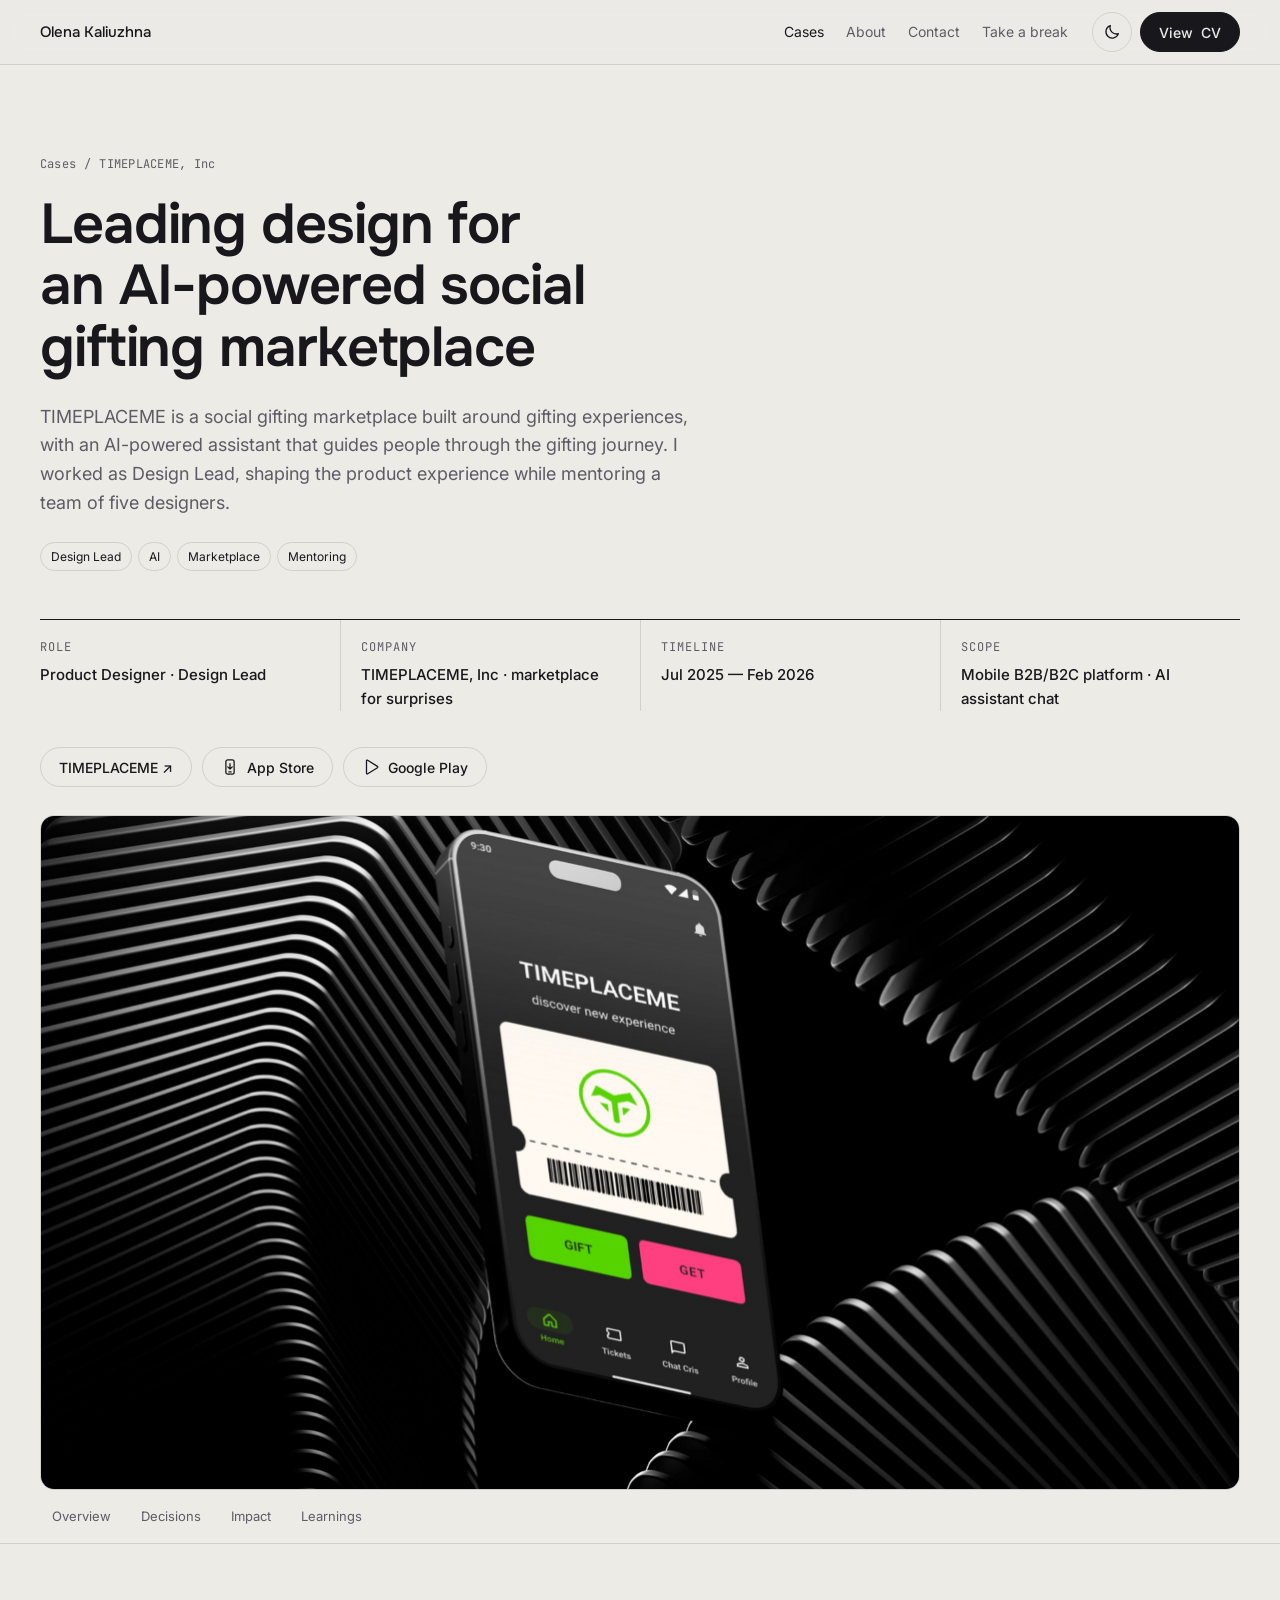
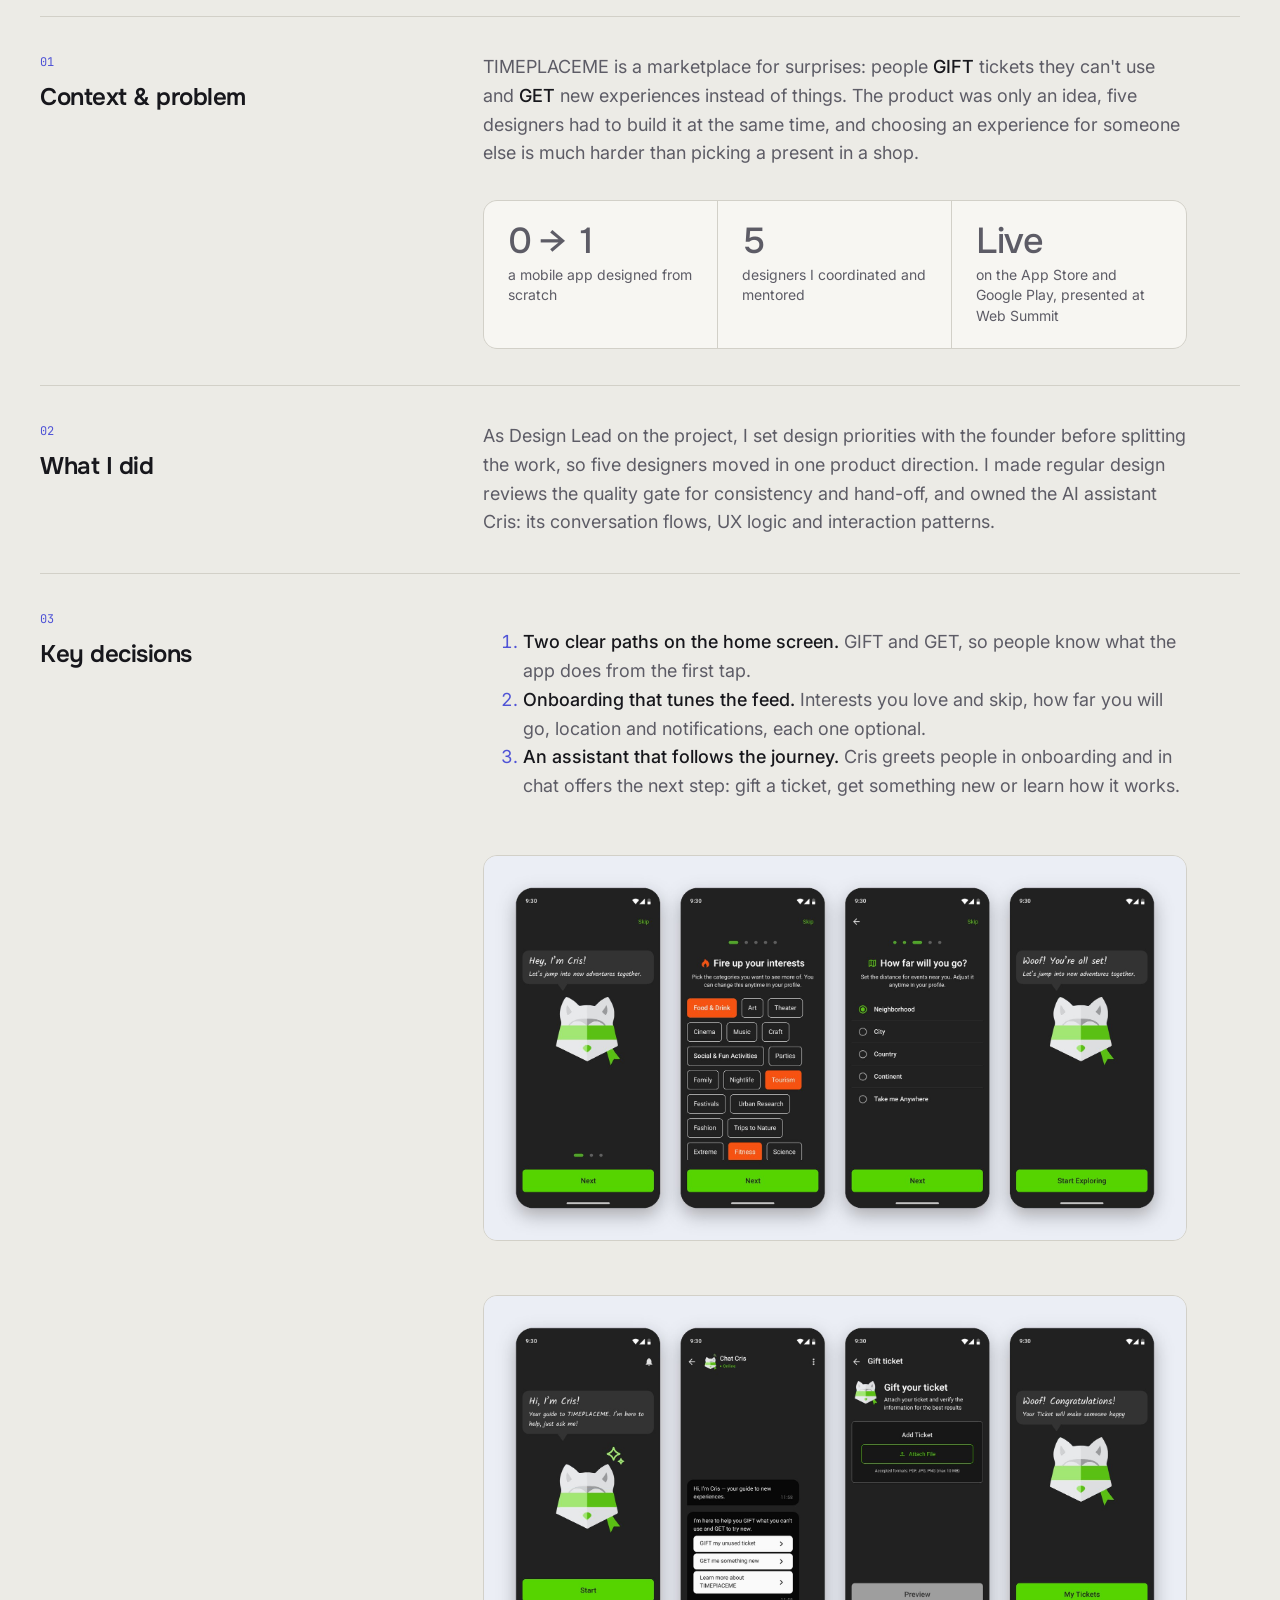
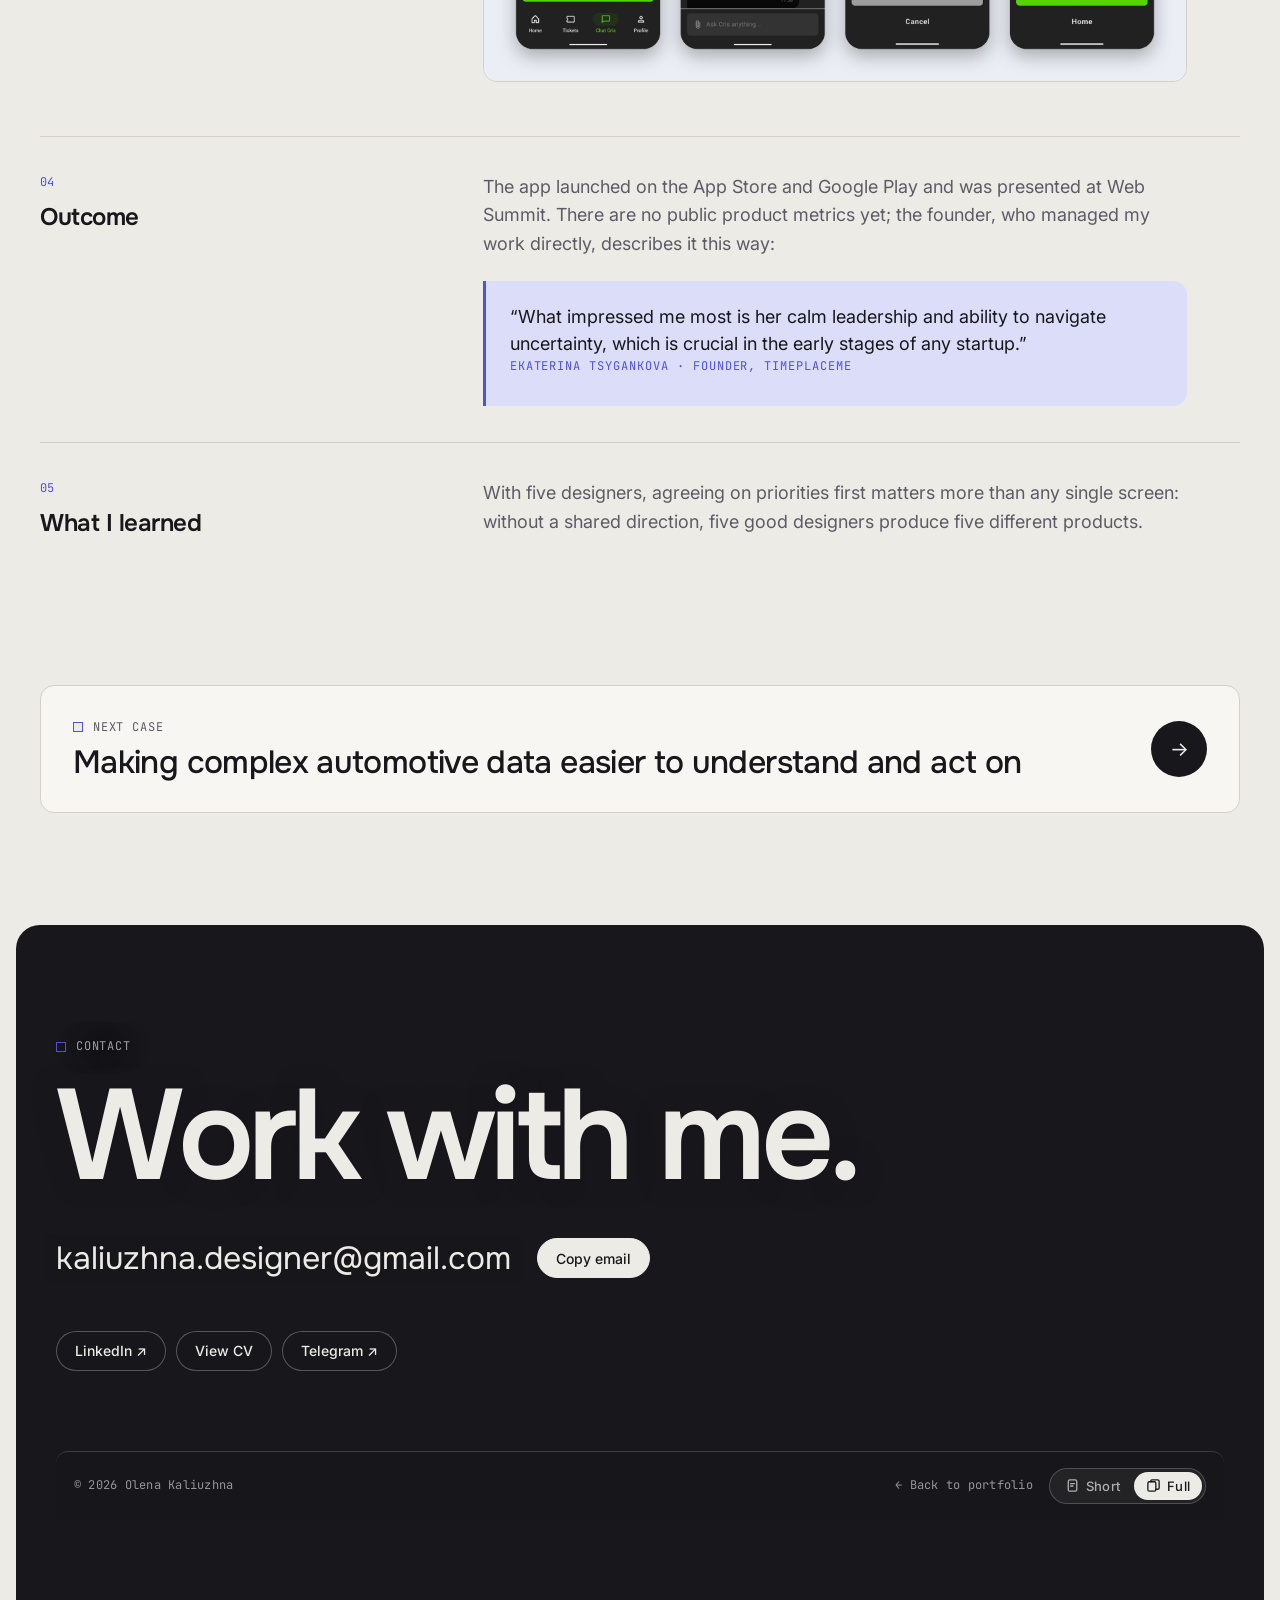
<file: case-timeplaceme.html>
<!doctype html>
<html lang="en">
<head>
<meta charset="utf-8">
<meta name="viewport" content="width=device-width, initial-scale=1, viewport-fit=cover">
<title>TIMEPLACEME, Inc — Olena Kaliuzhna</title>
<meta name="description" content="Leading design for an AI-powered social gifting marketplace. Case study by Olena Kaliuzhna, Product Designer.">
<link rel="preconnect" href="https://fonts.googleapis.com">
<link rel="preconnect" href="https://fonts.gstatic.com" crossorigin>
<link rel="stylesheet" href="https://fonts.googleapis.com/css2?family=Inter:wght@400;500;600&family=Onest:wght@500;600&family=JetBrains+Mono:wght@400;500&display=swap">
<link rel="stylesheet" href="styles.css?v=202610282022">
<script>try{var t=localStorage.getItem('ok-theme');if(t)document.documentElement.setAttribute('data-theme',t);}catch(e){}</script>
</head>
<body>
<header class="nav">
  <div class="wrap">
    <a class="brand" href="index.html">Olena Kaliuzhna</a>
    <nav class="nav-links" aria-label="Pages"><a href="cases.html" aria-current="page">Cases</a><a href="about.html">About</a><a href="contact.html">Contact</a><a href="break.html">Take a break</a></nav>
    <div class="nav-actions">
      <button class="btn ghost icon-btn theme-btn" id="theme" type="button" aria-label="Switch colour theme">
        <svg class="i-moon" viewBox="0 0 24 24" fill="none" stroke="currentColor" stroke-width="1.7" stroke-linecap="round" stroke-linejoin="round" aria-hidden="true"><path d="M20.5 14.2A8.5 8.5 0 0 1 9.8 3.5a8.5 8.5 0 1 0 10.7 10.7z"/></svg>
        <svg class="i-sun" viewBox="0 0 24 24" fill="none" stroke="currentColor" stroke-width="1.7" stroke-linecap="round" aria-hidden="true"><circle cx="12" cy="12" r="4.2"/><path d="M12 2.5v2M12 19.5v2M2.5 12h2M19.5 12h2M5.3 5.3l1.4 1.4M17.3 17.3l1.4 1.4M5.3 18.7l1.4-1.4M17.3 6.7l1.4-1.4"/></svg>
      </button>
      <button class="btn" type="button" data-cv><span class="cv-label">View</span> CV</button>
    </div>
  </div>
</header>

<main id="top">
  <section class="case-hero">
    <div class="wrap">
      <div class="crumbs mono"><a href="index.html#work">Cases</a><span>/</span><span>TIMEPLACEME, Inc</span></div>
      <h1>Leading design for an AI-powered social gifting marketplace</h1>
      <p class="lede">TIMEPLACEME is a social gifting marketplace built around gifting experiences, with an AI-powered assistant that guides people through the gifting journey. I worked as Design Lead, shaping the product experience while mentoring a team of five designers.</p>
      <div class="chips"><span class="chip">Design Lead</span><span class="chip">AI</span><span class="chip">Marketplace</span><span class="chip">Mentoring</span></div>
      <div class="facts"><div class="fact"><span class="mono">Role</span><b>Product Designer · Design Lead</b></div><div class="fact"><span class="mono">Company</span><b>TIMEPLACEME, Inc · marketplace for surprises</b></div><div class="fact"><span class="mono">Timeline</span><b>Jul 2025 — Feb 2026</b></div><div class="fact"><span class="mono">Scope</span><b>Mobile B2B/B2C platform · AI assistant chat</b></div></div>
      <div class="ext-links"><a class="btn ghost" href="https://timeplaceme.world/team" target="_blank" rel="noopener">TIMEPLACEME ↗</a><a class="btn ghost store" href="https://apps.apple.com/app/timeplaceme/id6759835203" target="_blank" rel="noopener" aria-label="Download TIMEPLACEME, Inc on App Store"><svg viewBox="0 0 24 24" fill="none" stroke="currentColor" stroke-width="1.7" stroke-linecap="round" stroke-linejoin="round" aria-hidden="true"><rect x="6.5" y="2.5" width="11" height="19" rx="2.5"/><path d="M12 7.5v7M9 11.8l3 3 3-3"/><path d="M10.5 18.5h3"/></svg>App Store</a><a class="btn ghost store" href="https://play.google.com/store/apps/details?id=com.timeplaceme.timeplaceme" target="_blank" rel="noopener" aria-label="Download TIMEPLACEME, Inc on Google Play"><svg viewBox="0 0 24 24" fill="none" stroke="currentColor" stroke-width="1.7" stroke-linejoin="round" aria-hidden="true"><path d="M6 3.8v16.4c0 .8.9 1.3 1.6.9l13-8.2c.6-.4.6-1.3 0-1.7l-13-8.2C6.9 2.5 6 3 6 3.8z"/></svg>Google Play</a></div>
    </div>
  </section>

  <section class="hero-cover">
    <div class="wrap">
      <!-- Hero image: set cover_img for this project in build.py -->
      <div class="cover cover-img"><img src="tpm-cover-mock.jpg" alt="TIMEPLACEME app home screen with a gift ticket" width="2400" height="1350"></div>
    </div>
  </section>

  <nav class="case-nav" aria-label="Case sections"><div class="wrap"><a href="#overview">Overview</a><a href="#decisions">Decisions</a><a href="#impact">Impact</a><a href="#learnings">Learnings</a></div></nav>

  <section style="border-top:0;padding-top:clamp(40px,6vw,72px)">
    <div class="wrap">
      <style>.chapter{padding-block:clamp(26px,3vw,36px)}.chapter .results{margin-top:14px}.case-hero{padding-bottom:28px}.own ul{margin:0}.tp-fig{margin:18px 0;border-radius:14px;overflow:hidden;border:1px solid var(--line)}.tp-fig img{display:block;width:100%;height:auto}</style>
      <article class="chapter" id="overview"><header><span class="mono">01</span><h2>Context &amp; problem</h2></header>
        <div class="prose">
          <p>TIMEPLACEME is a marketplace for surprises: people <strong>GIFT</strong> tickets they can't use and <strong>GET</strong> new experiences instead of things. The product was only an idea, five designers had to build it at the same time, and choosing an experience for someone else is much harder than picking a present in a shop.</p>
          <div class="results">
            <div class="stat"><b>0 → 1</b><span>a mobile app designed from scratch</span></div>
            <div class="stat"><b>5</b><span>designers I coordinated and mentored</span></div>
            <div class="stat"><b>Live</b><span>on the App Store and Google Play, presented at Web Summit</span></div>
          </div>
        </div></article>

      <article class="chapter" id="role"><header><span class="mono">02</span><h2>What I did</h2></header>
        <div class="prose">
          <p>As Design Lead on the project, I set design priorities with the founder before splitting the work, so five designers moved in one product direction. I made regular design reviews the quality gate for consistency and hand-off, and owned the AI assistant Cris: its conversation flows, UX logic and interaction patterns.</p>
        </div></article>

      <article class="chapter" id="decisions"><header><span class="mono">03</span><h2>Key decisions</h2></header>
        <div class="prose">
          <ol>
            <li><strong>Two clear paths on the home screen.</strong> GIFT and GET, so people know what the app does from the first tap.</li>
            <li><strong>Onboarding that tunes the feed.</strong> Interests you love and skip, how far you will go, location and notifications, each one optional.</li>
            <li><strong>An assistant that follows the journey.</strong> Cris greets people in onboarding and in chat offers the next step: gift a ticket, get something new or learn how it works.</li>
          </ol>
          <figure class="tp-fig"><img src="tpm-s-onboarding.jpg" alt="Onboarding with the mascot Cris: welcome, interests, distance and the final all-set screen" loading="lazy" width="2000" height="1095"></figure>
          <figure class="tp-fig"><img src="tpm-s-cris-gift.jpg" alt="Chat with Cris offering gift and get options, the gift ticket upload and the congratulations screen" loading="lazy" width="2000" height="1095"></figure>
        </div></article>

      <article class="chapter" id="impact"><header><span class="mono">04</span><h2>Outcome</h2></header>
        <div class="prose">
          <p>The app launched on the App Store and Google Play and was presented at Web Summit. There are no public product metrics yet; the founder, who managed my work directly, describes it this way:</p>
          <blockquote class="insight"><p>“What impressed me most is her calm leadership and ability to navigate uncertainty, which is crucial in the early stages of any startup.”</p><span class="mono">Ekaterina Tsygankova · Founder, TIMEPLACEME</span></blockquote>
        </div></article>

      <article class="chapter" id="learnings"><header><span class="mono">05</span><h2>What I learned</h2></header>
        <div class="prose">
          <p>With five designers, agreeing on priorities first matters more than any single screen: without a shared direction, five good designers produce five different products.</p>
        </div></article>

    </div>
  </section>

  <section style="padding-top:0;border-top:0">
    <div class="wrap">
      <a class="next" href="case-vinassessment.html">
        <div><span class="eyebrow">Next case</span><h3>Making complex automotive data easier to understand and act on</h3></div>
        <span class="arr" aria-hidden="true">→</span>
      </a>
    </div>
  </section>

  <section id="contact" class="contact slim cta-work">
    <div class="constellation" data-constellation aria-hidden="true"></div>
    <div class="wrap">
      <div class="eyebrow">Contact</div>
      <h2>Work with me.</h2>
      <div class="mail-row">
        <span class="mail" id="mail">kaliuzhna.designer@gmail.com</span>
        <button class="btn" id="copy" type="button">Copy email</button>
        <span class="toast mono" id="toast" aria-live="polite"></span>
      </div>
      <div class="socials">
        <a class="btn ghost" href="https://www.linkedin.com/in/kaliuzhnaolena/" target="_blank" rel="noopener">LinkedIn ↗</a>
        <button class="btn ghost" type="button" data-cv>View CV</button>
        <a class="btn ghost" href="https://t.me/kaliuzhnaolena" target="_blank" rel="noopener">Telegram ↗</a>
      </div>
      <div class="foot mono"><span>© 2026 Olena Kaliuzhna</span><span class="foot-end"><a href="index.html" style="text-decoration:none">← Back to portfolio</a><div class="ver-switch" role="group" aria-label="Site version"><a class="vs-opt" href="https://olena-kaliuzhna-design.github.io/portfolio/" title="Short version: everything on one page"><svg viewBox="0 0 16 16" aria-hidden="true"><rect x="3.5" y="2" width="9" height="12" rx="1.6"/><path d="M6 6h4M6 8.5h2.5"/></svg><span>Short</span></a><span class="vs-opt is-on" aria-current="page" title="Full version"><svg viewBox="0 0 16 16" aria-hidden="true"><rect x="2" y="4" width="8.5" height="10" rx="1.6"/><path d="M5 4V3.4C5 2.6 5.6 2 6.4 2h6.1c.8 0 1.5.6 1.5 1.4v7.2c0 .8-.7 1.4-1.5 1.4h-2"/></svg><span>Full</span></span></div></span></div>
    </div>
  </section>
</main>
<div class="cv-view" id="cv-view" role="dialog" aria-modal="true" aria-label="CV of Olena Kaliuzhna" hidden>
  <div class="cv-panel">
    <div class="cv-bar">
      <span class="mono">CV · Olena Kaliuzhna · Product Designer</span>
      <a class="btn ghost" href="cv.pdf" download="Olena_Kaliuzhna_CV.pdf" target="_blank" rel="noopener">Download PDF</a>
      <button class="btn icon-btn" type="button" id="cv-close" aria-label="Close CV">✕</button>
    </div>
    <div class="cv-scroll"><img src="cv.jpg" alt="CV of Olena Kaliuzhna, Product Designer: summary, skills, experience, education" loading="lazy" width="1500" height="3908"></div>
  </div>
</div>
<script src="confetti.js"></script>
<script src="main.js"></script>
<script src="testimonials.js"></script>
<script src="ballpit.js" defer></script>
<script src="constellation.js" defer></script>
<script src="casenav.js" defer></script>
</body>
</html>
</file>
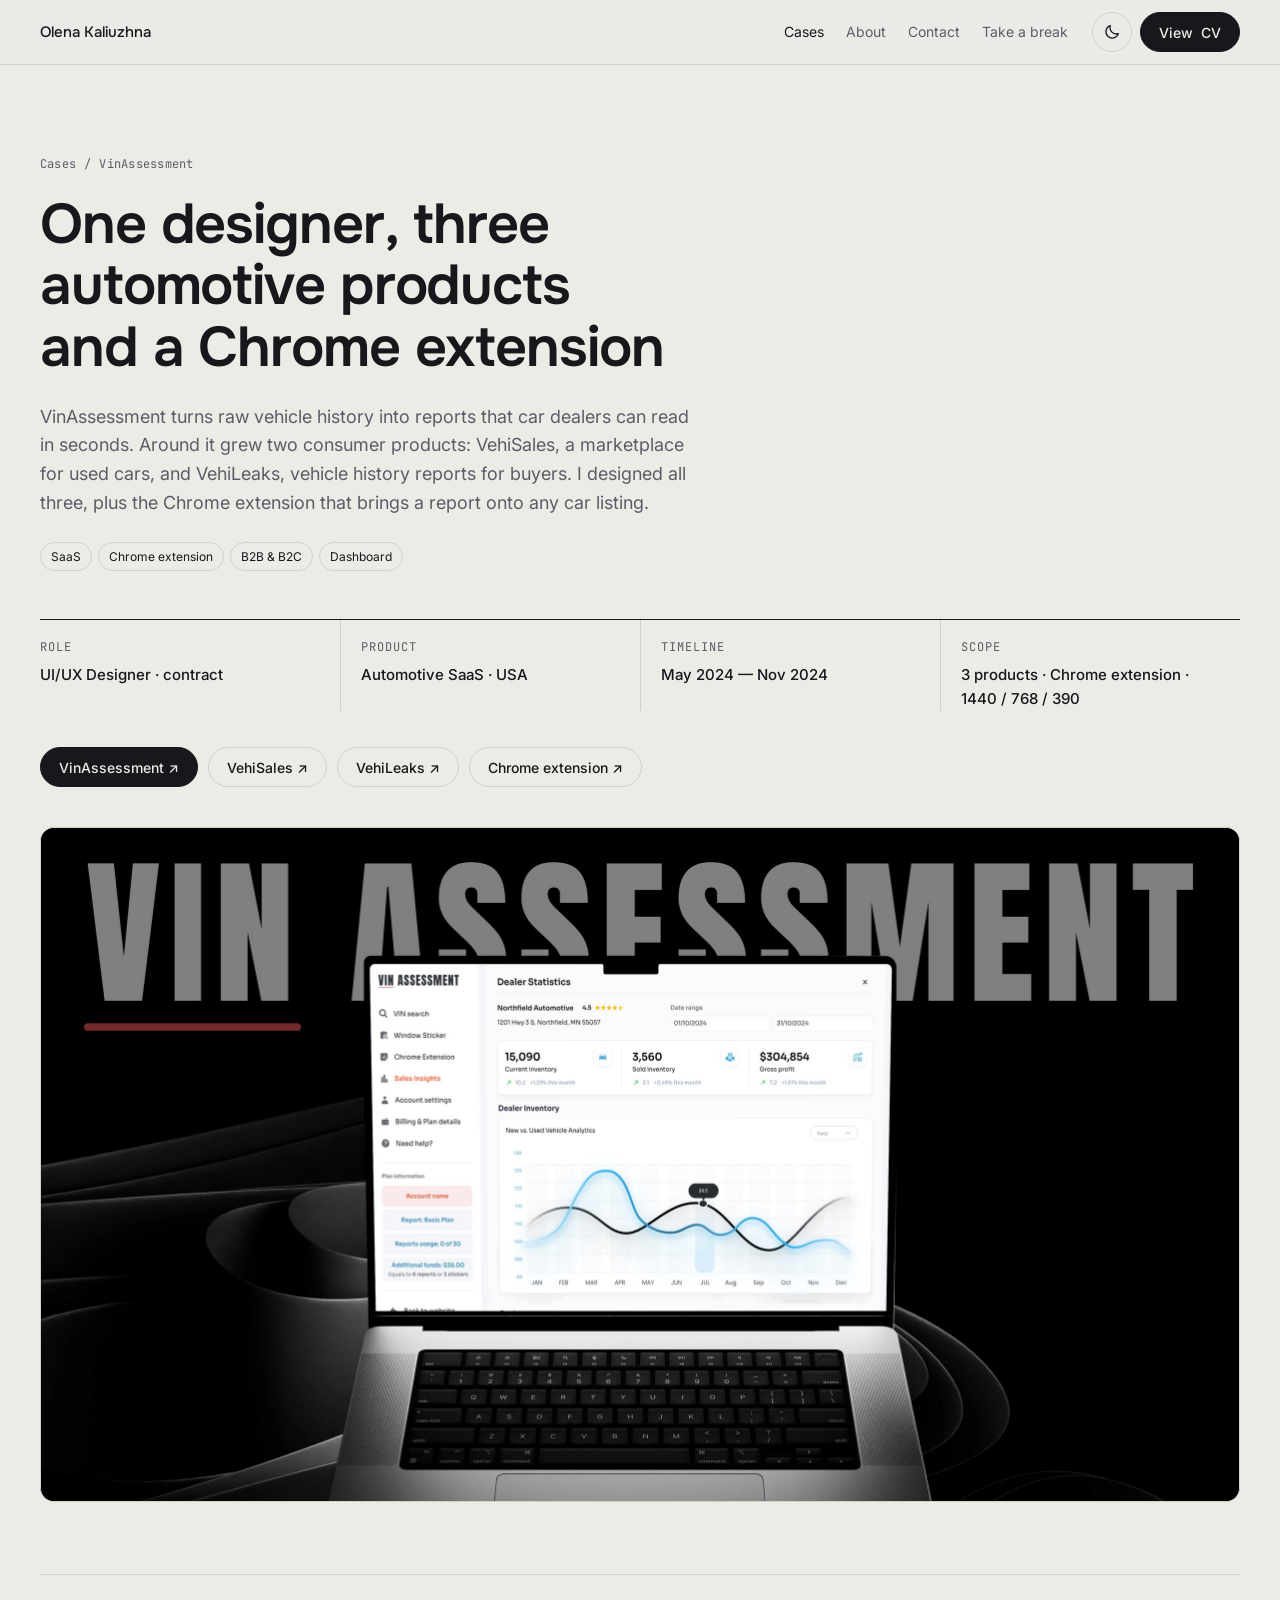
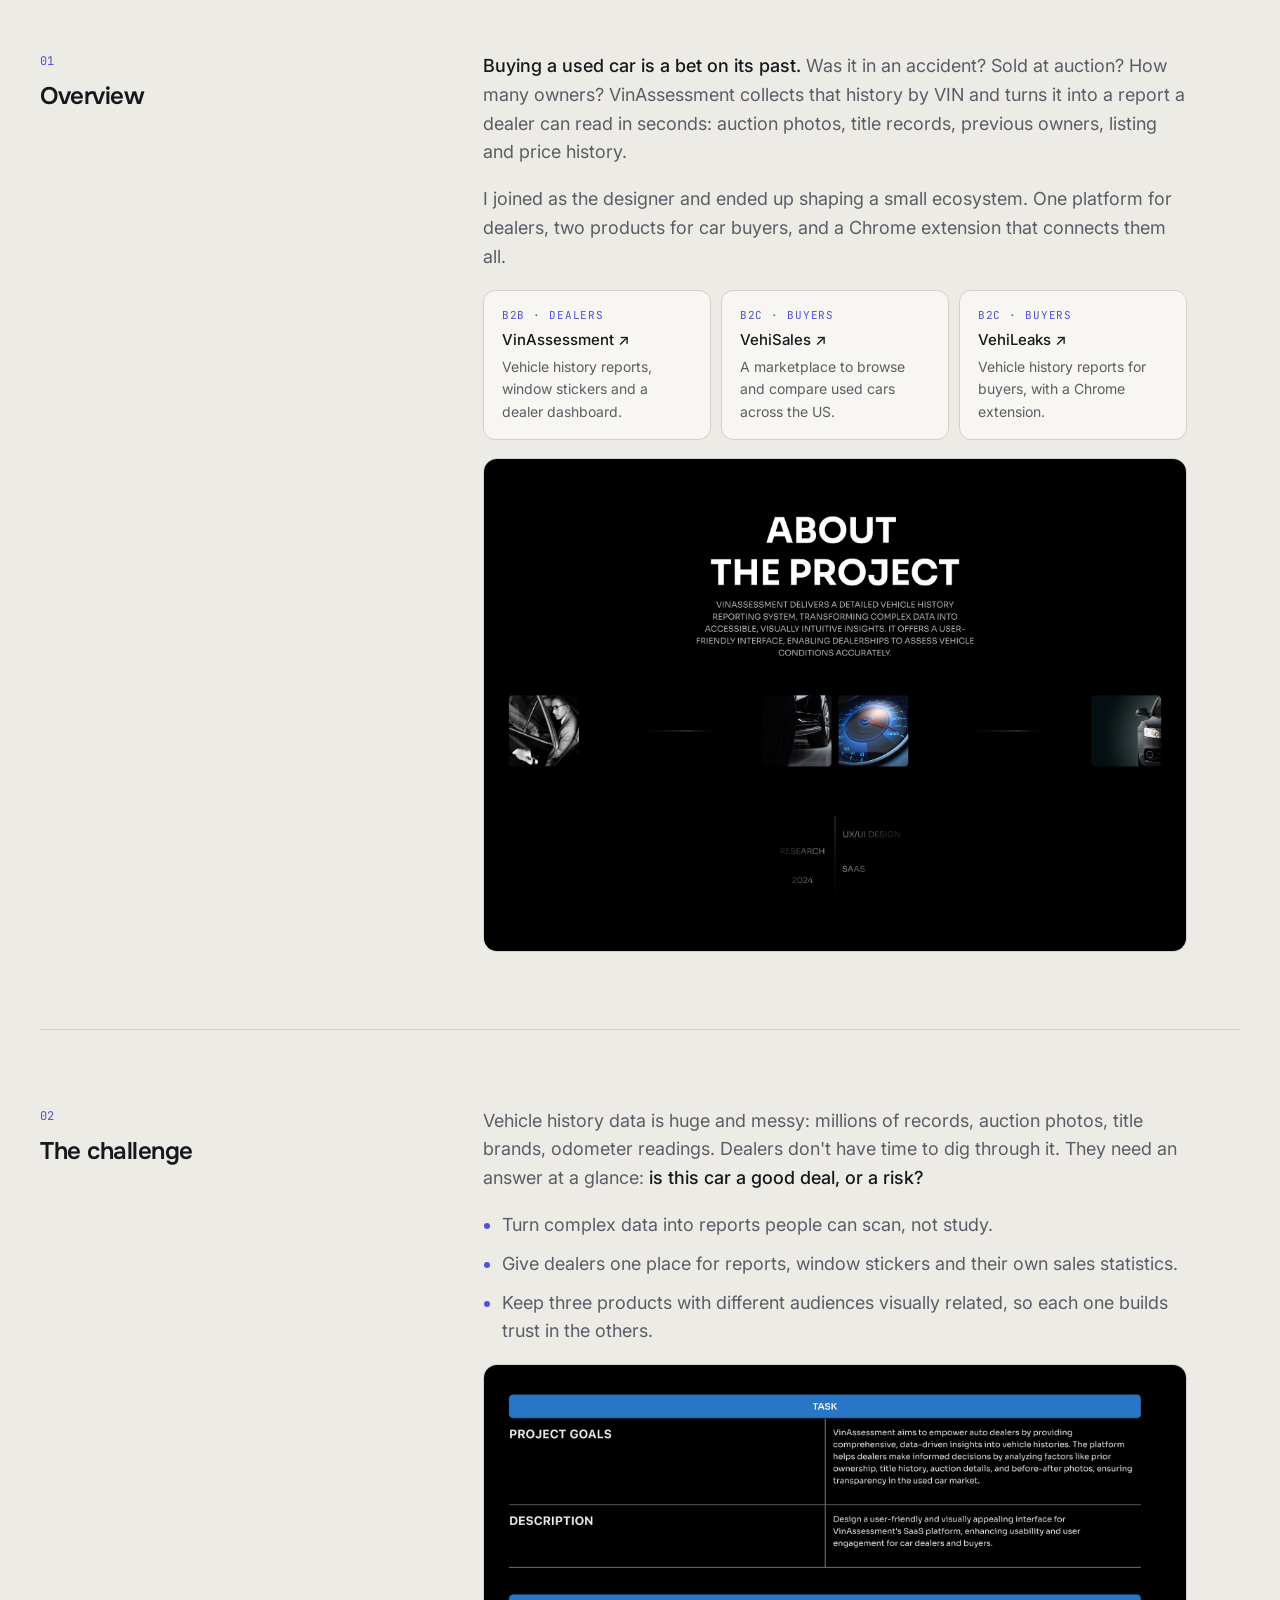
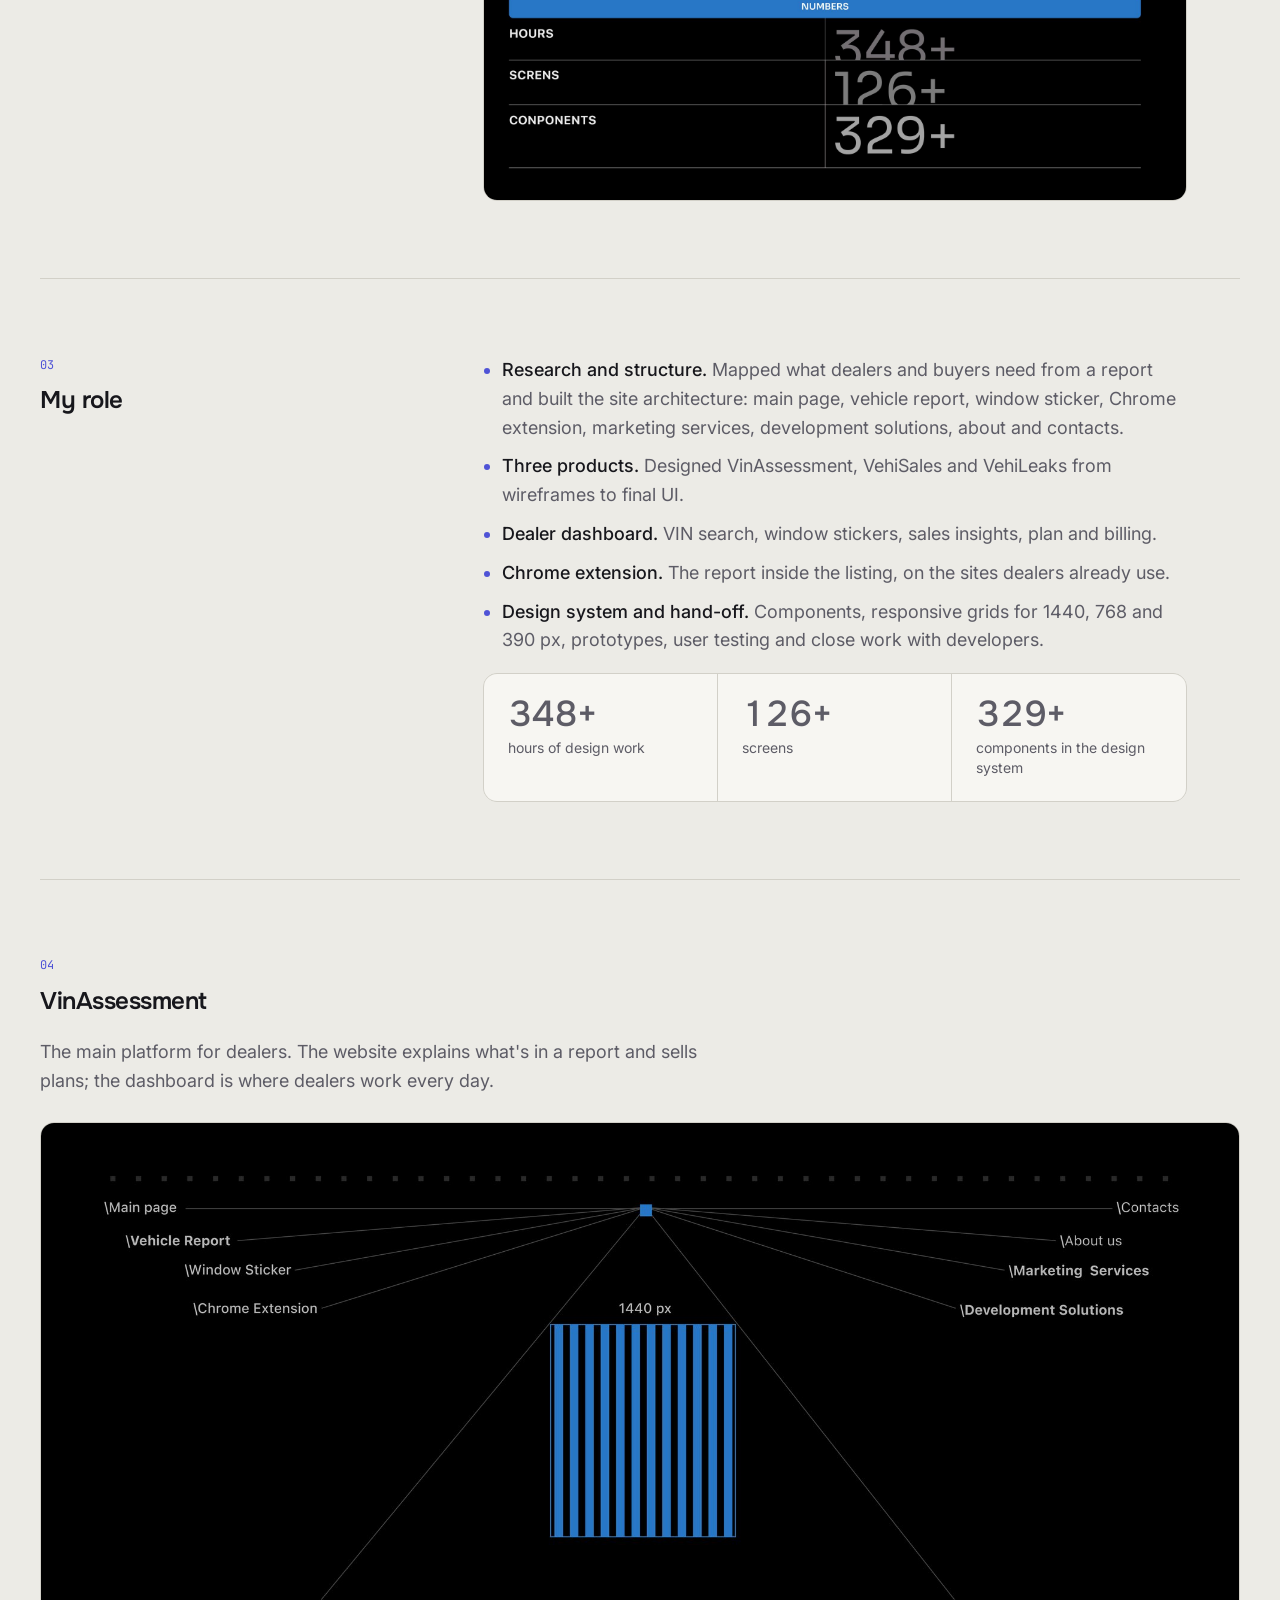
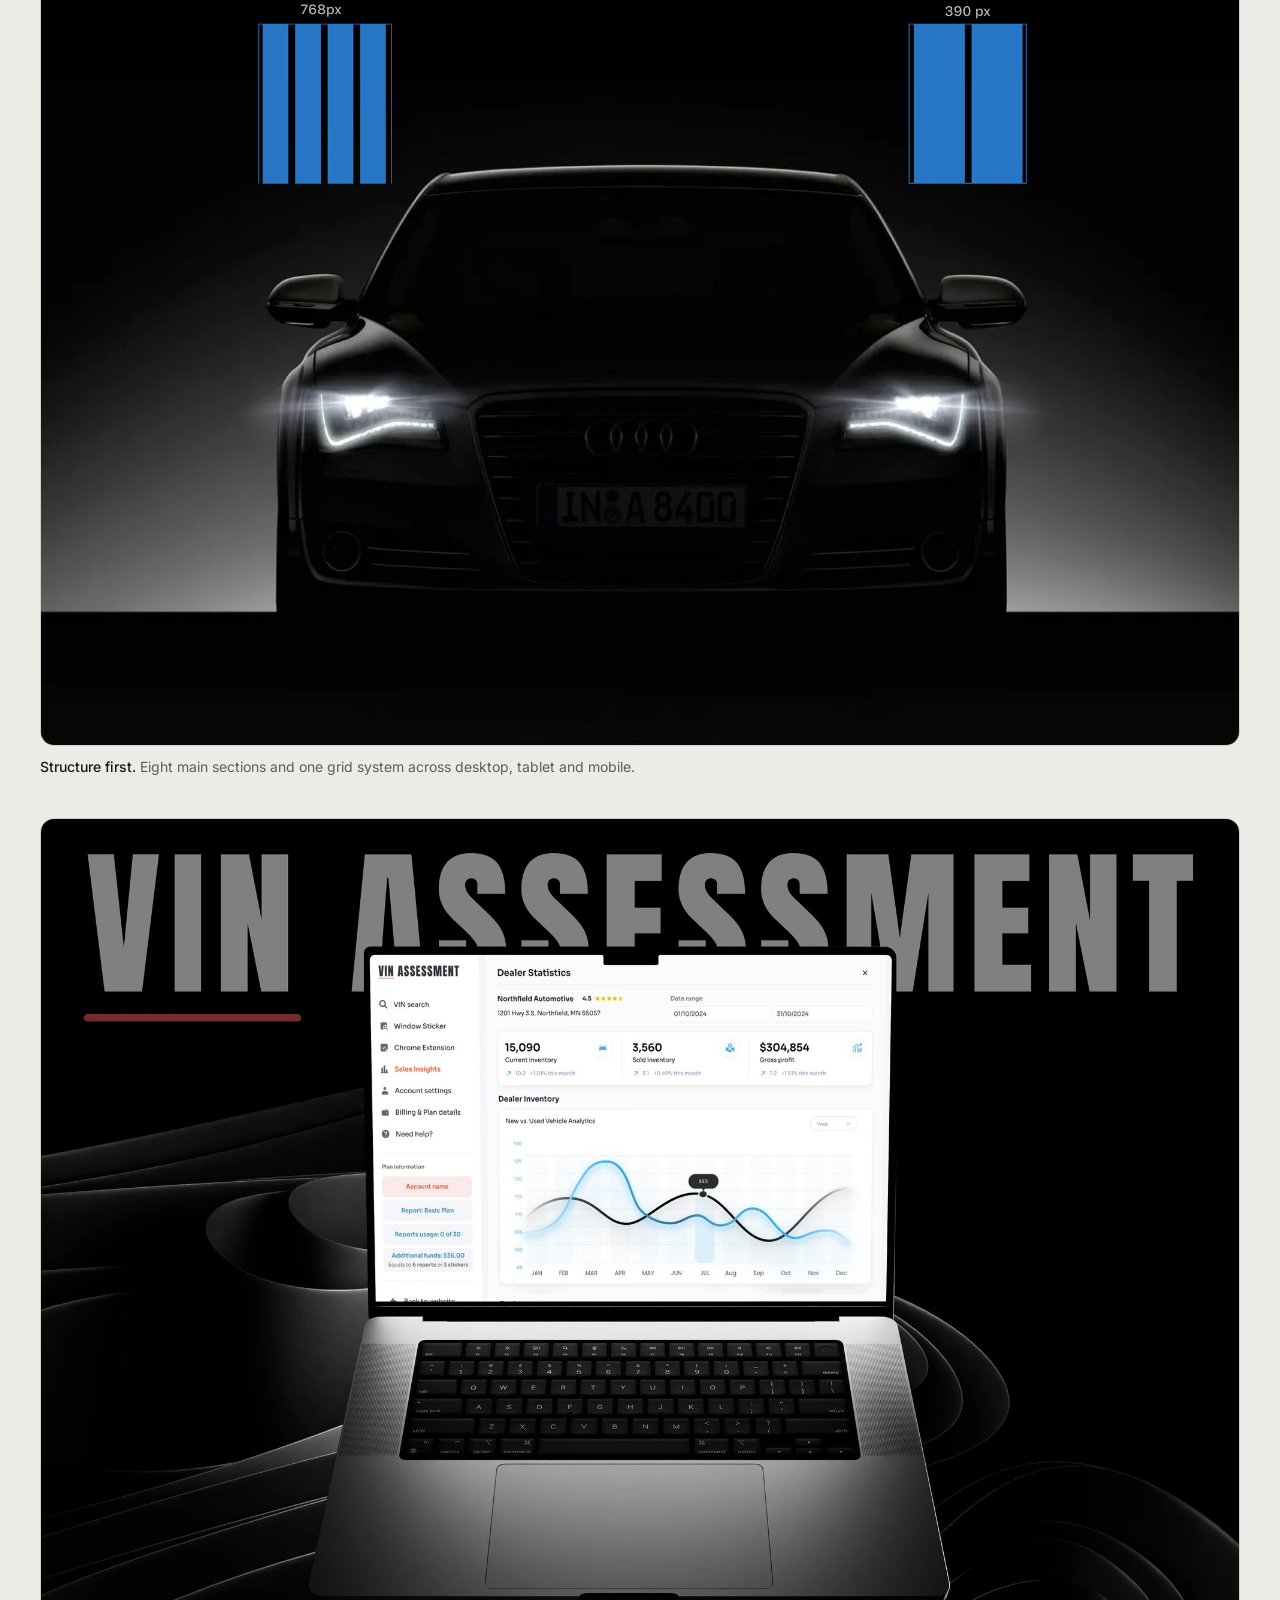
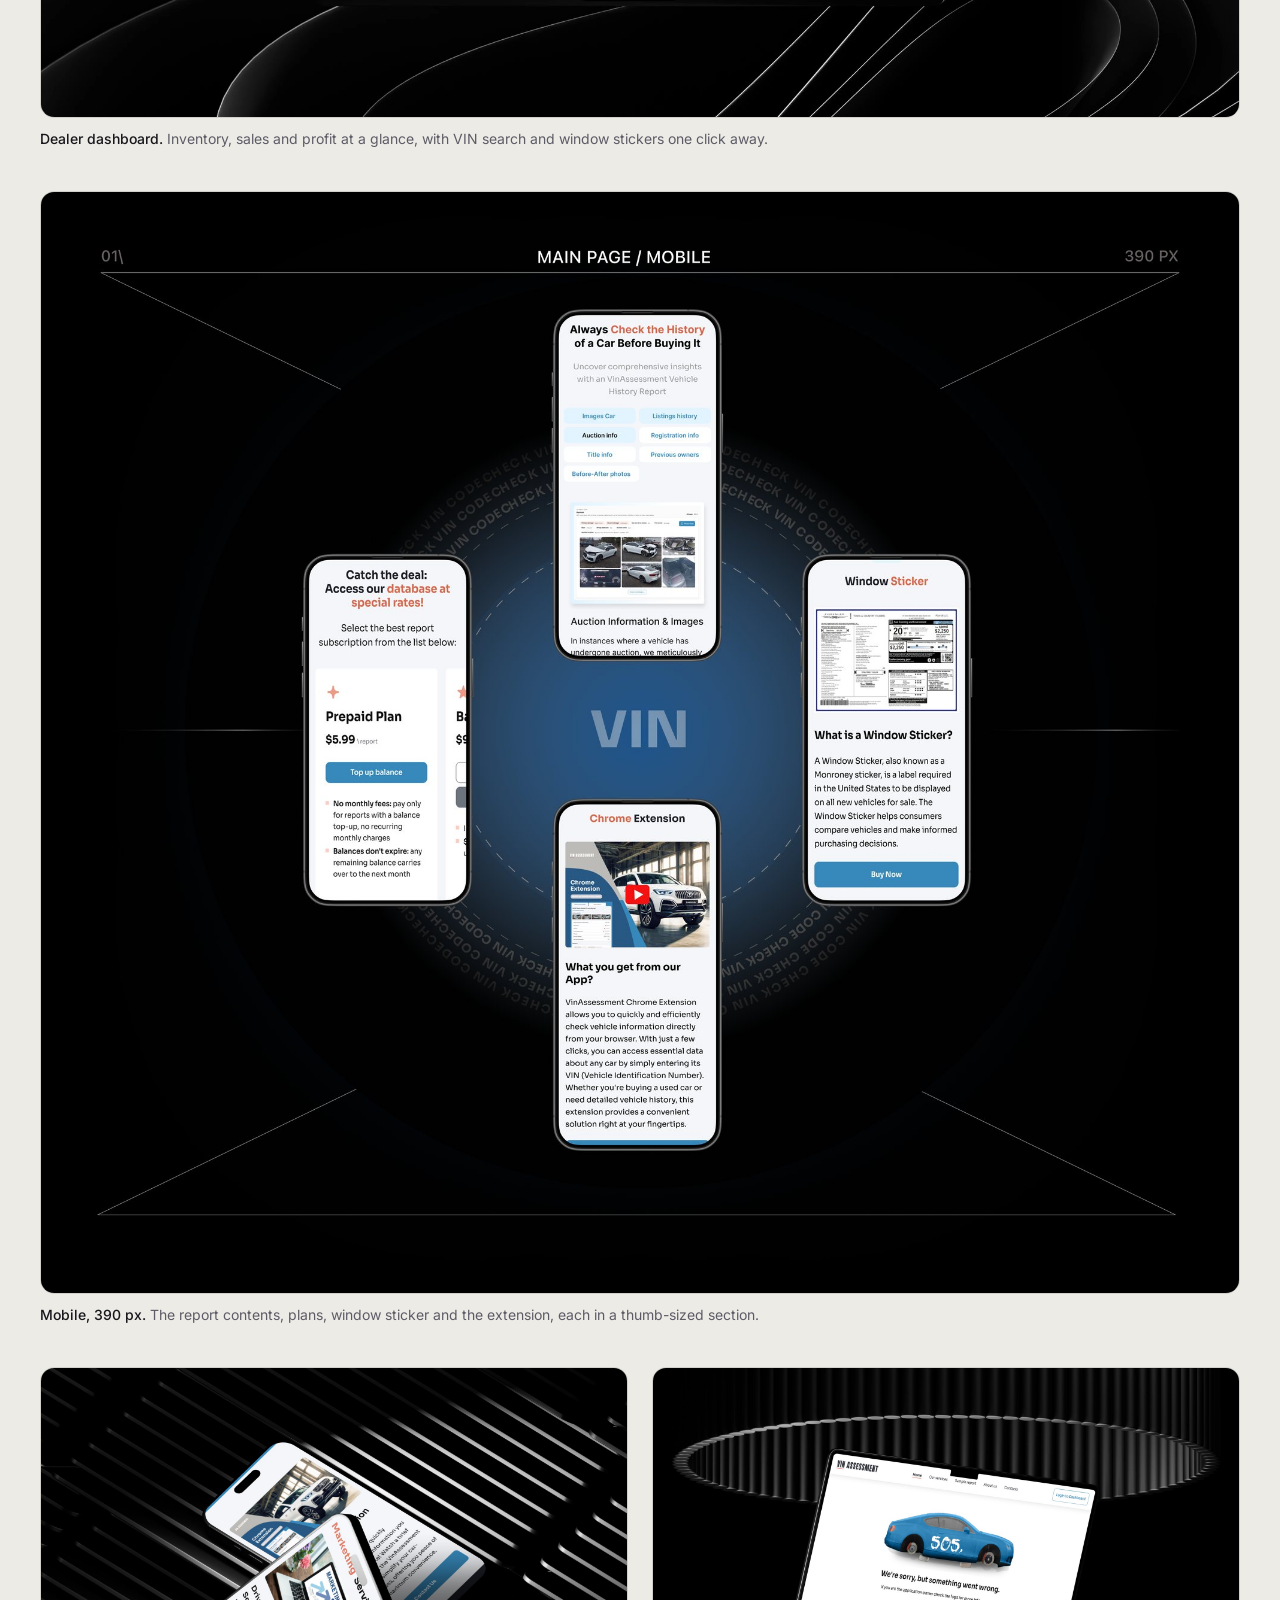
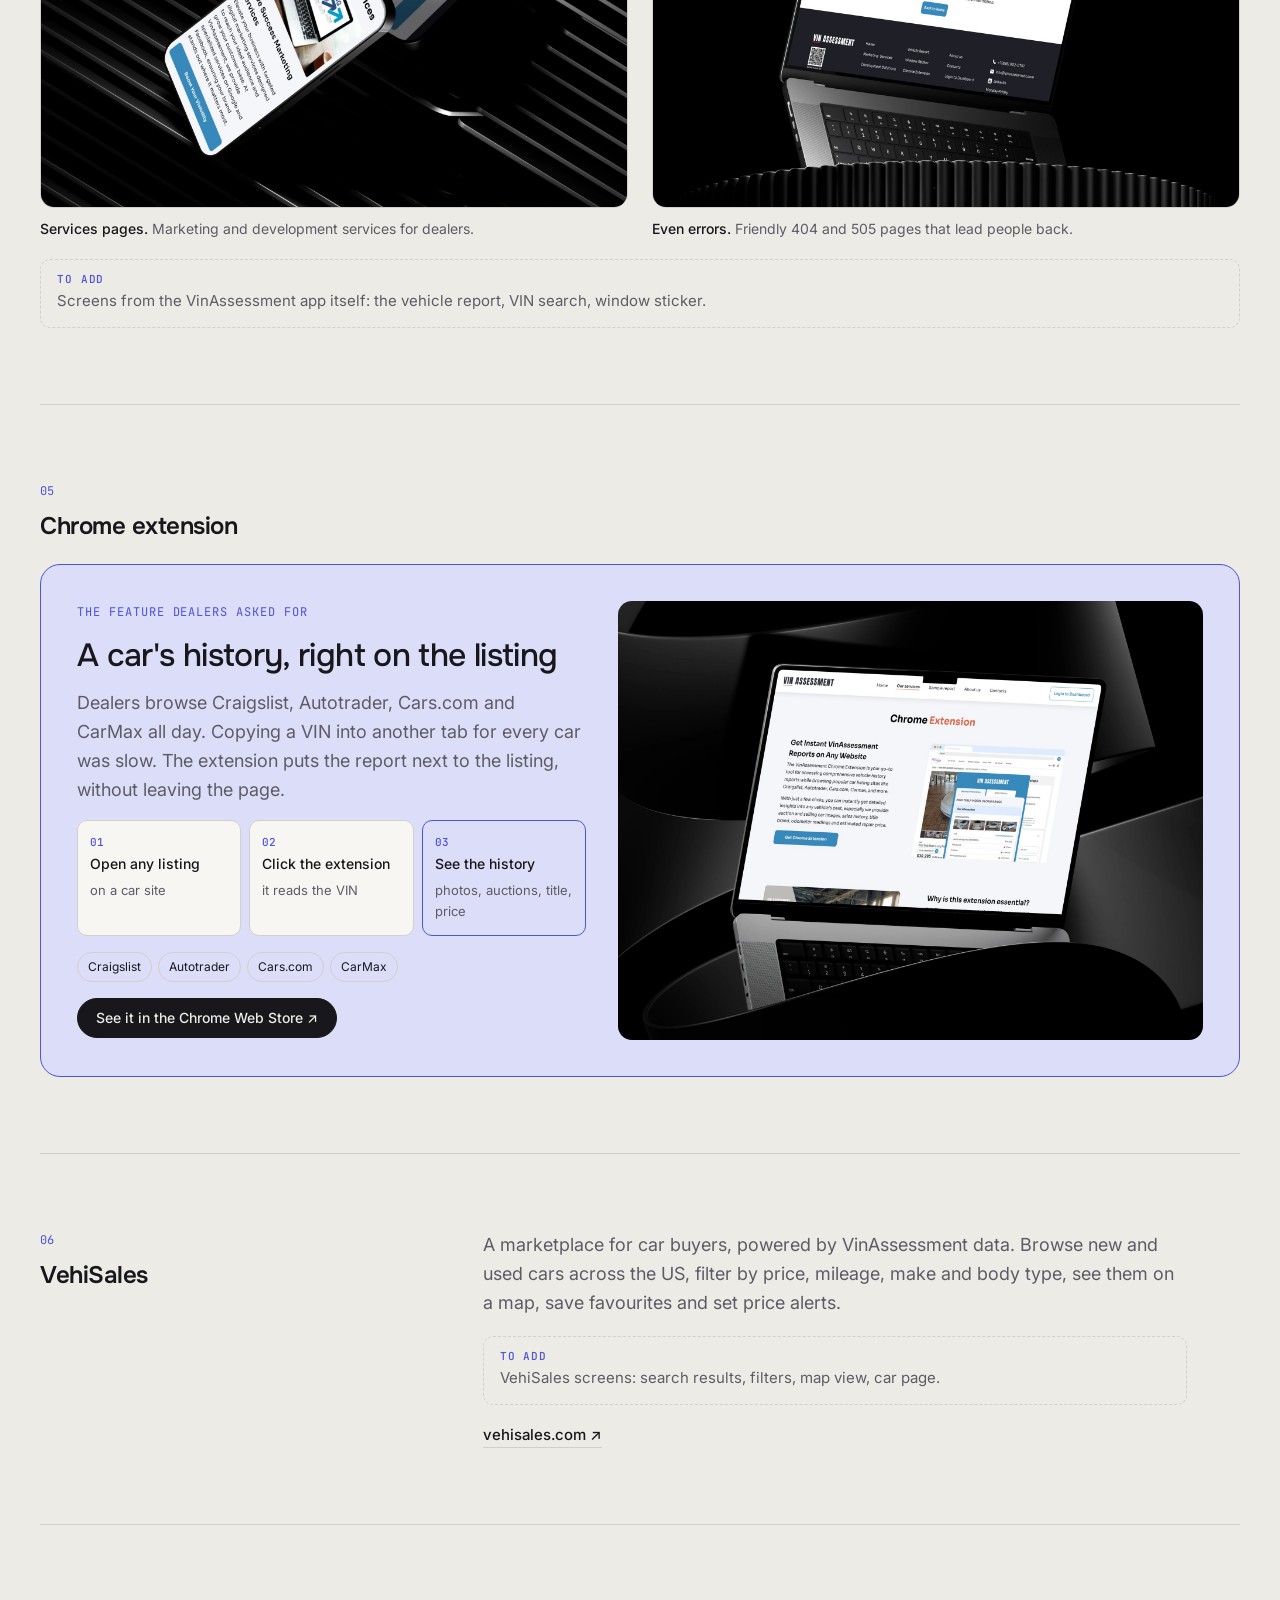
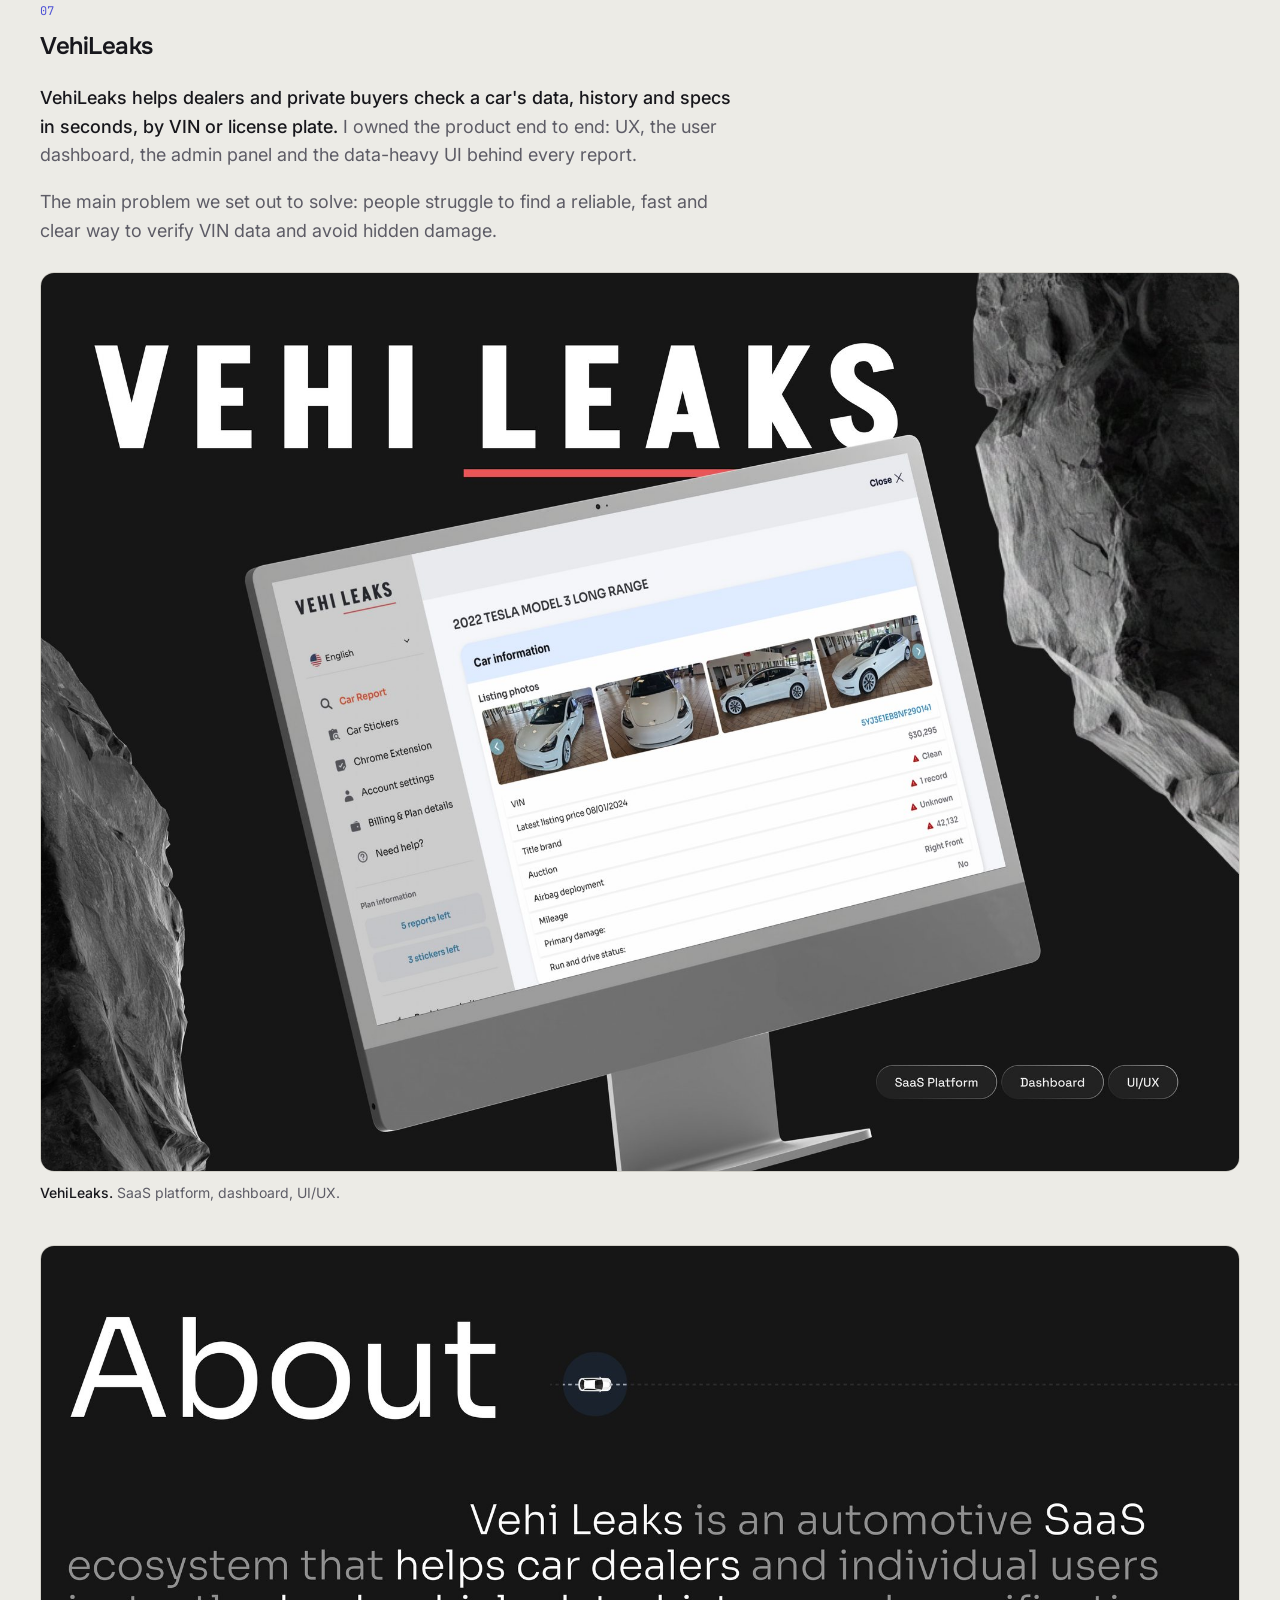
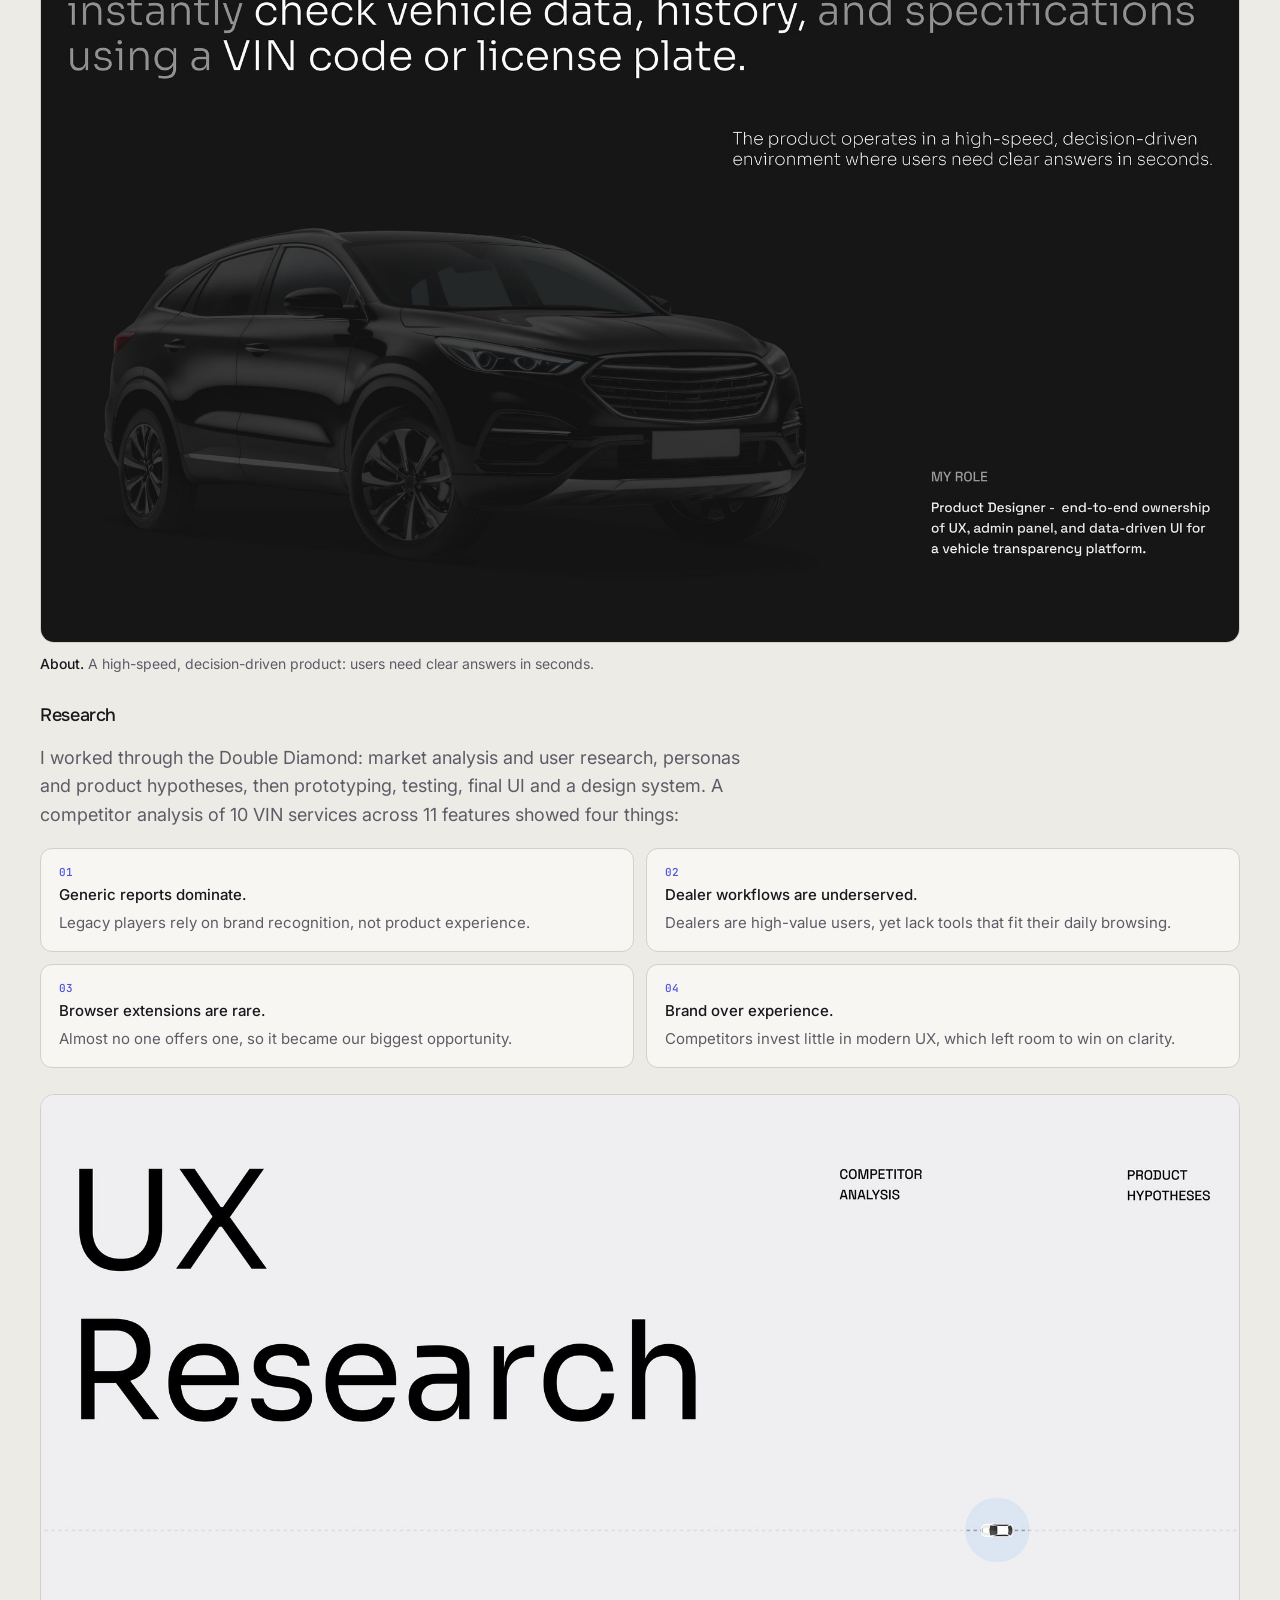
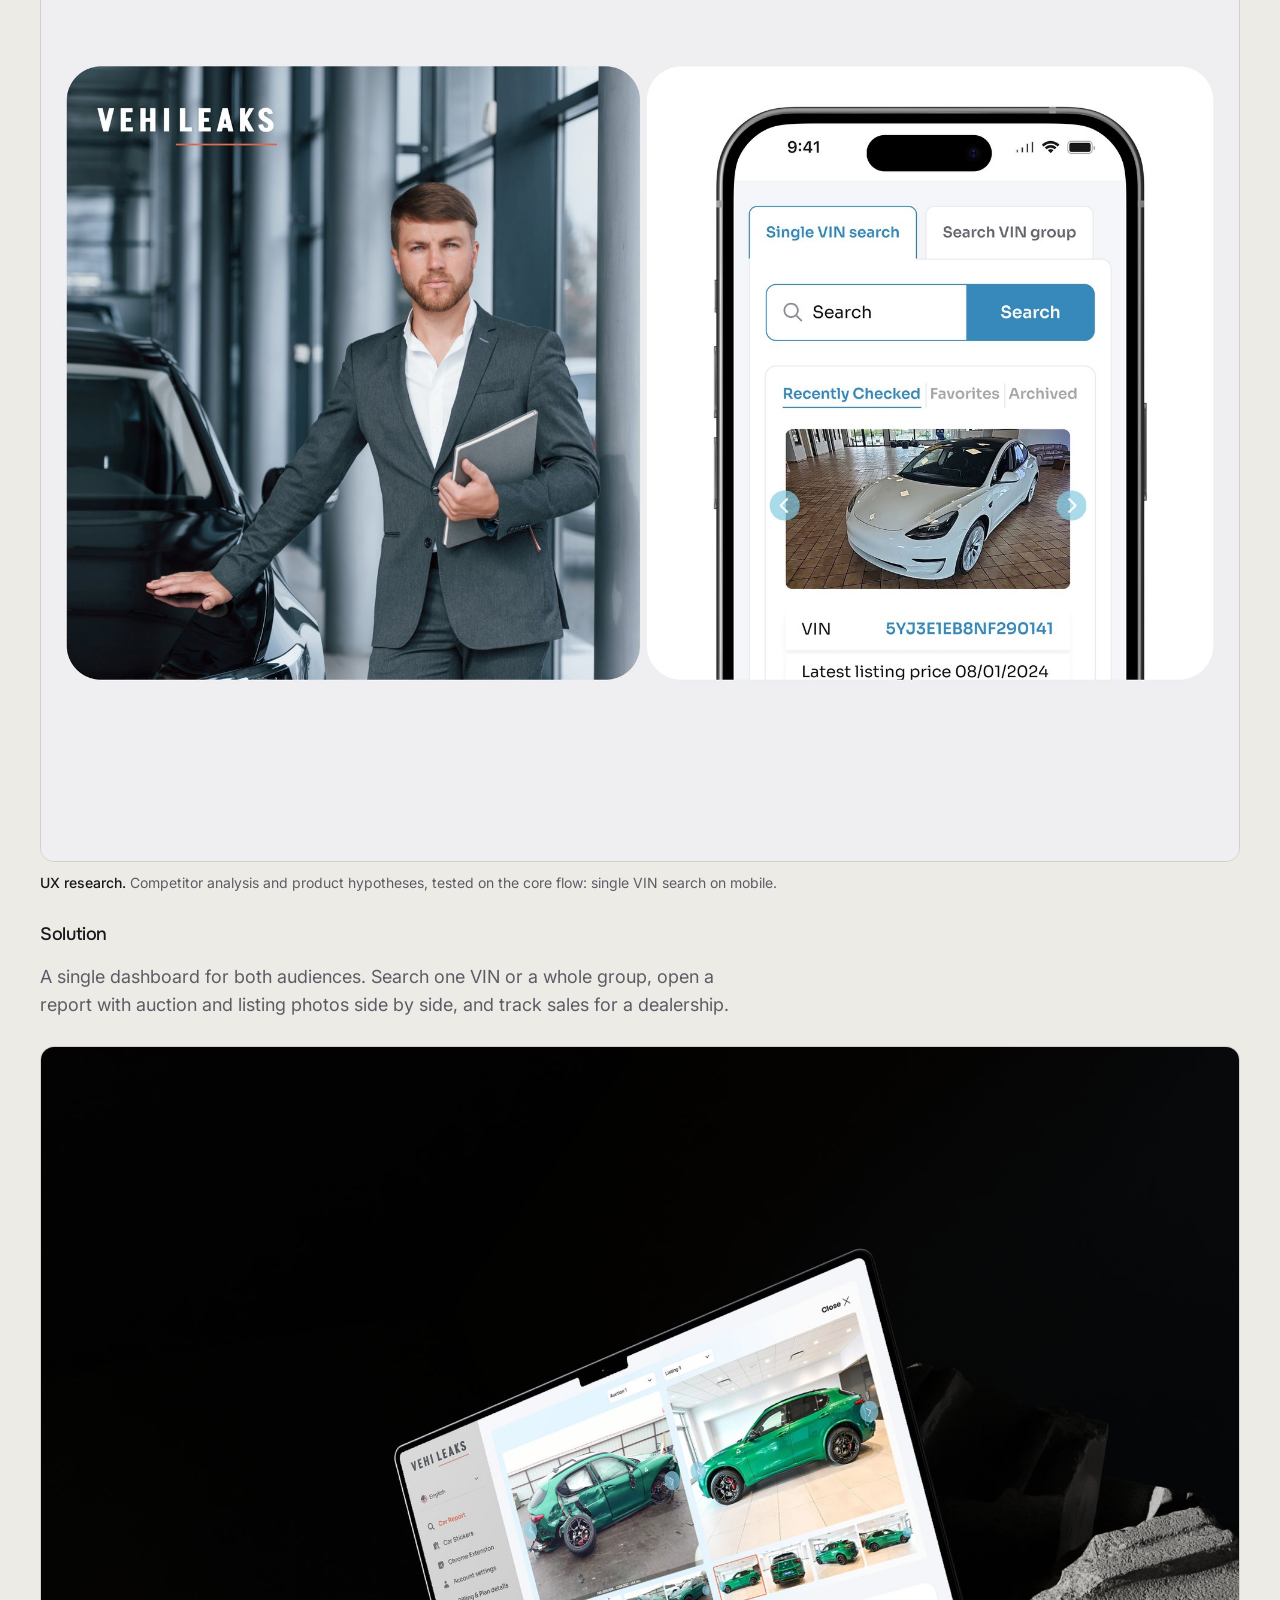
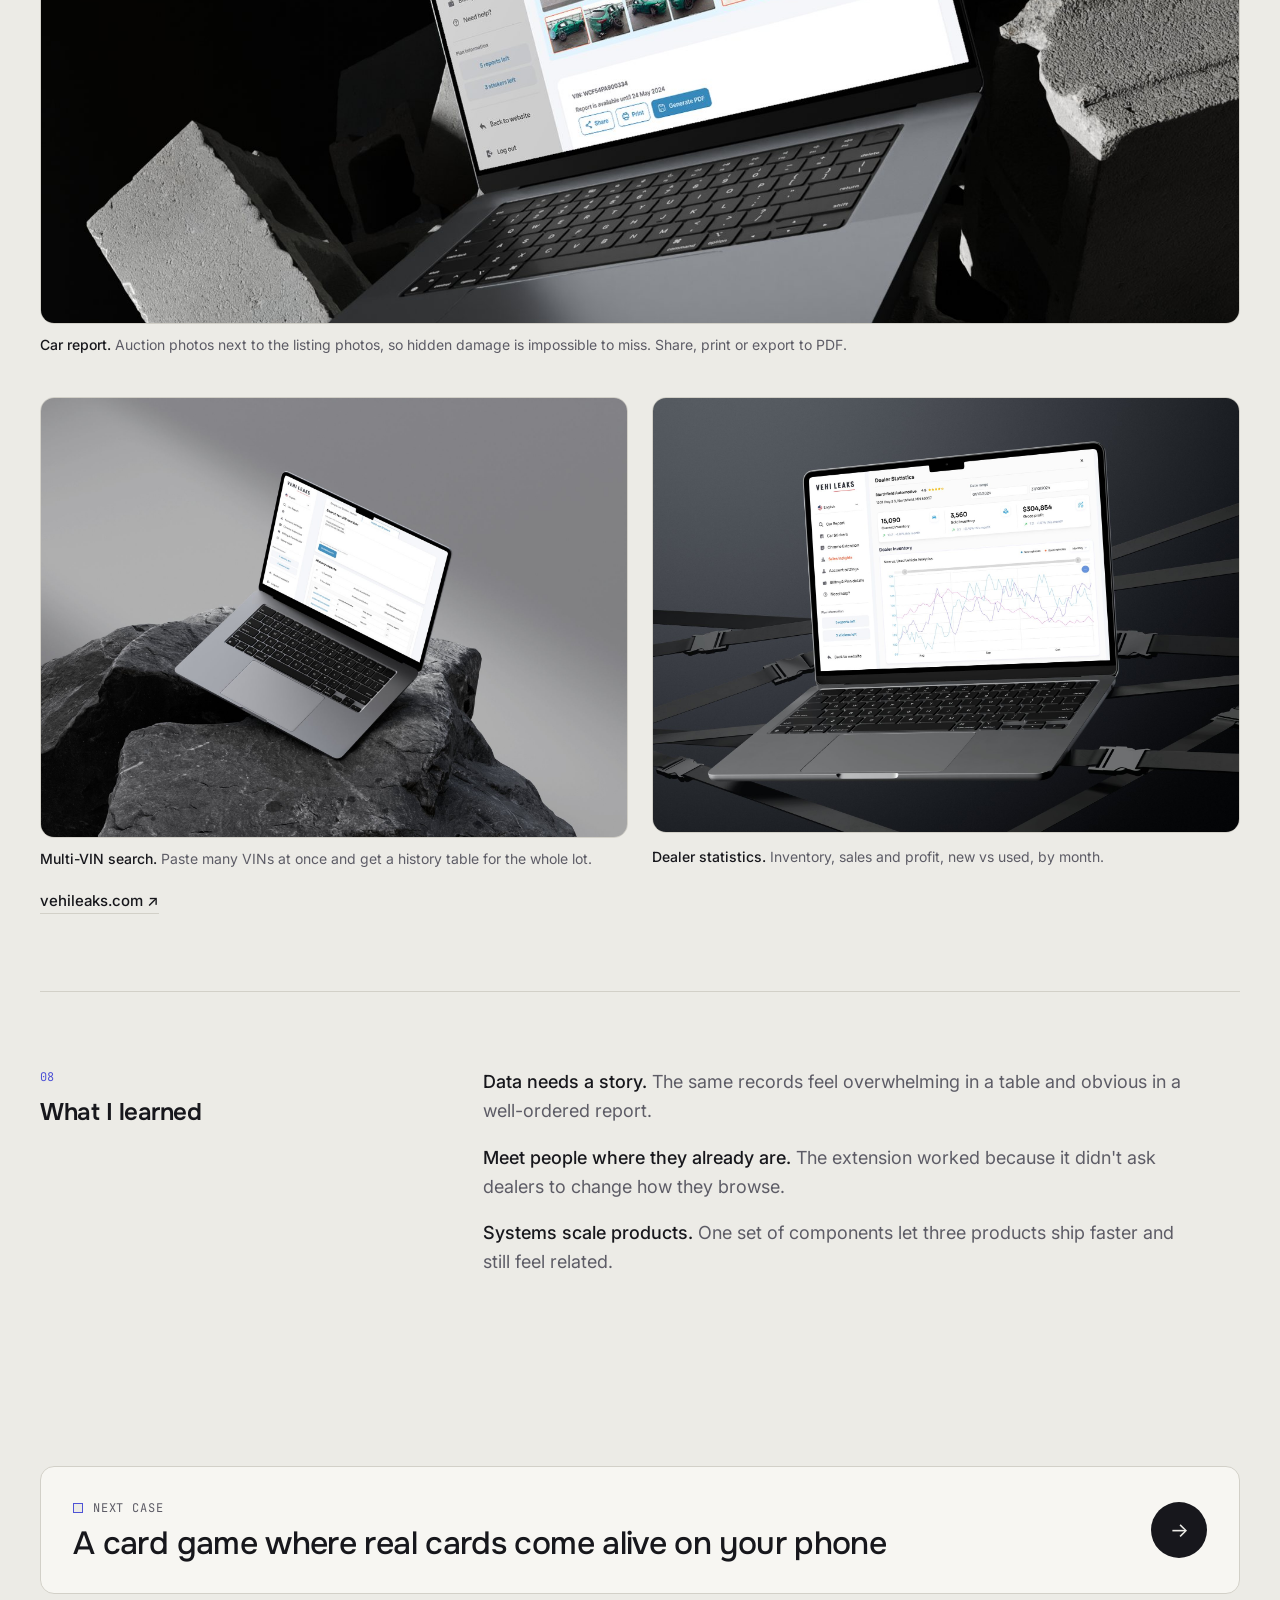
<file: case-vinassessment.html>
<!doctype html>
<html lang="en">
<head>
<meta charset="utf-8">
<meta name="viewport" content="width=device-width, initial-scale=1, viewport-fit=cover">
<title>VinAssessment — Olena Kaliuzhna</title>
<meta name="description" content="One designer, three automotive products and a Chrome extension. Case study by Olena Kaliuzhna, Product Designer.">
<link rel="preconnect" href="https://fonts.googleapis.com">
<link rel="preconnect" href="https://fonts.gstatic.com" crossorigin>
<link rel="stylesheet" href="https://fonts.googleapis.com/css2?family=Inter:wght@400;500;600&family=Onest:wght@500;600&family=JetBrains+Mono:wght@400;500&display=swap">
<link rel="stylesheet" href="styles.css?v=202610061831">
<script>try{var t=localStorage.getItem('ok-theme');if(t)document.documentElement.setAttribute('data-theme',t);}catch(e){}</script>
</head>
<body>
<header class="nav">
  <div class="wrap">
    <a class="brand" href="index.html">Olena Kaliuzhna</a>
    <nav class="nav-links" aria-label="Pages"><a href="cases.html" aria-current="page">Cases</a><a href="about.html">About</a><a href="contact.html">Contact</a><a href="break.html">Take a break</a></nav>
    <div class="nav-actions">
      <button class="btn ghost icon-btn theme-btn" id="theme" type="button" aria-label="Switch colour theme">
        <svg class="i-moon" viewBox="0 0 24 24" fill="none" stroke="currentColor" stroke-width="1.7" stroke-linecap="round" stroke-linejoin="round" aria-hidden="true"><path d="M20.5 14.2A8.5 8.5 0 0 1 9.8 3.5a8.5 8.5 0 1 0 10.7 10.7z"/></svg>
        <svg class="i-sun" viewBox="0 0 24 24" fill="none" stroke="currentColor" stroke-width="1.7" stroke-linecap="round" aria-hidden="true"><circle cx="12" cy="12" r="4.2"/><path d="M12 2.5v2M12 19.5v2M2.5 12h2M19.5 12h2M5.3 5.3l1.4 1.4M17.3 17.3l1.4 1.4M5.3 18.7l1.4-1.4M17.3 6.7l1.4-1.4"/></svg>
      </button>
      <button class="btn" type="button" data-cv><span class="cv-label">View</span> CV</button>
    </div>
  </div>
</header>

<main id="top">
  <section class="case-hero">
    <div class="wrap">
      <div class="crumbs mono"><a href="index.html#work">Cases</a><span>/</span><span>VinAssessment</span></div>
      <h1>One designer, three automotive products and a Chrome extension</h1>
      <p class="lede">VinAssessment turns raw vehicle history into reports that car dealers can read in seconds. Around it grew two consumer products: VehiSales, a marketplace for used cars, and VehiLeaks, vehicle history reports for buyers. I designed all three, plus the Chrome extension that brings a report onto any car listing.</p>
      <div class="chips"><span class="chip">SaaS</span><span class="chip">Chrome extension</span><span class="chip">B2B &amp; B2C</span><span class="chip">Dashboard</span></div>
      <div class="facts"><div class="fact"><span class="mono">Role</span><b>UI/UX Designer · contract</b></div><div class="fact"><span class="mono">Product</span><b>Automotive SaaS · USA</b></div><div class="fact"><span class="mono">Timeline</span><b>May 2024 — Nov 2024</b></div><div class="fact"><span class="mono">Scope</span><b>3 products · Chrome extension · 1440 / 768 / 390</b></div></div>
      <div class="ext-links"><a class="btn" href="https://vinassessment.com/" target="_blank" rel="noopener">VinAssessment ↗</a><a class="btn ghost" href="https://vehisales.com/" target="_blank" rel="noopener">VehiSales ↗</a><a class="btn ghost" href="https://vehileaks.com/" target="_blank" rel="noopener">VehiLeaks ↗</a><a class="btn ghost" href="https://chromewebstore.google.com/detail/vehileaks-check-vehicle-h/bbedgdimcgbhpjdpeichjklibodpbabp" target="_blank" rel="noopener">Chrome extension ↗</a></div>
    </div>
  </section>

  <section class="hero-cover">
    <div class="wrap">
      <!-- Hero image: set cover_img for this project in build.py -->
      <div class="cover cover-img"><img src="vin-cover.jpg" alt="VinAssessment dealer dashboard on a laptop" width="2400" height="1350" style="object-position:center top"></div>
    </div>
  </section>

  <section style="border-top:0;padding-top:clamp(40px,6vw,72px)">
    <div class="wrap">
      <article class="chapter"><header><span class="mono">01</span><h2>Overview</h2></header>
        <div class="prose">
          <p><strong>Buying a used car is a bet on its past.</strong> Was it in an accident? Sold at auction? How many owners? VinAssessment collects that history by VIN and turns it into a report a dealer can read in seconds: auction photos, title records, previous owners, listing and price history.</p>
          <p>I joined as the designer and ended up shaping a small ecosystem. One platform for dealers, two products for car buyers, and a Chrome extension that connects them all.</p>
          <div class="eco eco-3">
            <a href="https://vinassessment.com/" target="_blank" rel="noopener"><span class="mono">B2B · dealers</span><b>VinAssessment ↗</b><span>Vehicle history reports, window stickers and a dealer dashboard.</span></a>
            <a href="https://vehisales.com/" target="_blank" rel="noopener"><span class="mono">B2C · buyers</span><b>VehiSales ↗</b><span>A marketplace to browse and compare used cars across the US.</span></a>
            <a href="https://vehileaks.com/" target="_blank" rel="noopener"><span class="mono">B2C · buyers</span><b>VehiLeaks ↗</b><span>Vehicle history reports for buyers, with a Chrome extension.</span></a>
          </div>
          <figure class="shot wide">
            <img src="vin-about.jpg" alt="About the project: VinAssessment, research, UX/UI design, SaaS, 2024" loading="lazy" width="2000" height="1401">
          </figure>
        </div></article>

      <article class="chapter"><header><span class="mono">02</span><h2>The challenge</h2></header>
        <div class="prose">
          <p>Vehicle history data is huge and messy: millions of records, auction photos, title brands, odometer readings. Dealers don't have time to dig through it. They need an answer at a glance: <strong>is this car a good deal, or a risk?</strong></p>
          <ul>
            <li>Turn complex data into reports people can scan, not study.</li>
            <li>Give dealers one place for reports, window stickers and their own sales statistics.</li>
            <li>Keep three products with different audiences visually related, so each one builds trust in the others.</li>
          </ul>
          <figure class="shot wide">
            <img src="vin-task.jpg" alt="Project goals and description; 348+ hours, 126+ screens, 329+ components" loading="lazy" width="2000" height="1240">
          </figure>
        </div></article>

      <article class="chapter"><header><span class="mono">03</span><h2>My role</h2></header>
        <div class="prose">
          <ul>
            <li><strong>Research and structure.</strong> Mapped what dealers and buyers need from a report and built the site architecture: main page, vehicle report, window sticker, Chrome extension, marketing services, development solutions, about and contacts.</li>
            <li><strong>Three products.</strong> Designed VinAssessment, VehiSales and VehiLeaks from wireframes to final UI.</li>
            <li><strong>Dealer dashboard.</strong> VIN search, window stickers, sales insights, plan and billing.</li>
            <li><strong>Chrome extension.</strong> The report inside the listing, on the sites dealers already use.</li>
            <li><strong>Design system and hand-off.</strong> Components, responsive grids for 1440, 768 and 390 px, prototypes, user testing and close work with developers.</li>
          </ul>
          <div class="results">
            <div class="stat"><b>348+</b><span>hours of design work</span></div>
            <div class="stat"><b>126+</b><span>screens</span></div>
            <div class="stat"><b>329+</b><span>components in the design system</span></div>
          </div>
        </div></article>

      <article class="chapter full"><header><span class="mono">04</span><h2>VinAssessment</h2></header>
        <div class="prose">
          <p>The main platform for dealers. The website explains what's in a report and sells plans; the dashboard is where dealers work every day.</p>
          <div class="shots">
            <figure class="shot wide">
              <img src="vin-sitemap.jpg" alt="Site map and responsive grids for 1440, 768 and 390 px" loading="lazy" width="2000" height="2040">
              <figcaption><strong>Structure first.</strong> Eight main sections and one grid system across desktop, tablet and mobile.</figcaption>
            </figure>
            <figure class="shot wide">
              <img src="vin-dashboard.jpg" alt="Dealer statistics dashboard" loading="lazy" width="2000" height="1500">
              <figcaption><strong>Dealer dashboard.</strong> Inventory, sales and profit at a glance, with VIN search and window stickers one click away.</figcaption>
            </figure>
            <figure class="shot wide">
              <img src="vin-mobile.jpg" alt="Main page on mobile: report, pricing, window sticker and Chrome extension sections" loading="lazy" width="2000" height="1839">
              <figcaption><strong>Mobile, 390 px.</strong> The report contents, plans, window sticker and the extension, each in a thumb-sized section.</figcaption>
            </figure>
            <figure class="shot">
              <img src="vin-marketing.jpg" alt="Marketing services and Chrome extension pages on mobile" loading="lazy" width="2000" height="1500">
              <figcaption><strong>Services pages.</strong> Marketing and development services for dealers.</figcaption>
            </figure>
            <figure class="shot">
              <img src="vin-505.jpg" alt="Error page with a car on bricks" loading="lazy" width="2000" height="1500">
              <figcaption><strong>Even errors.</strong> Friendly 404 and 505 pages that lead people back.</figcaption>
            </figure>
          </div>
          <div class="todo">Screens from the VinAssessment app itself: the vehicle report, VIN search, window sticker.</div>
        </div></article>

      <article class="chapter full"><header><span class="mono">05</span><h2>Chrome extension</h2></header>
        <div class="prose">
          <div class="spot">
            <div class="spot-text">
              <span class="mono">The feature dealers asked for</span>
              <h3>A car's history, right on the listing</h3>
              <p>Dealers browse Craigslist, Autotrader, Cars.com and CarMax all day. Copying a VIN into another tab for every car was slow. The extension puts the report next to the listing, without leaving the page.</p>
              <ol class="flow flow-3">
                <li><b>Open any listing</b><span>on a car site</span></li>
                <li><b>Click the extension</b><span>it reads the VIN</span></li>
                <li><b>See the history</b><span>photos, auctions, title, price</span></li>
              </ol>
              <div class="chips"><span class="chip">Craigslist</span><span class="chip">Autotrader</span><span class="chip">Cars.com</span><span class="chip">CarMax</span></div>
              <a class="btn" href="https://chromewebstore.google.com/detail/vehileaks-check-vehicle-h/bbedgdimcgbhpjdpeichjklibodpbabp" target="_blank" rel="noopener">See it in the Chrome Web Store ↗</a>
            </div>
            <img src="vin-extension.jpg" alt="Chrome extension page with the report panel over a car listing" loading="lazy" width="2000" height="1500">
          </div>
        </div></article>

      <article class="chapter"><header><span class="mono">06</span><h2>VehiSales</h2></header>
        <div class="prose">
          <p>A marketplace for car buyers, powered by VinAssessment data. Browse new and used cars across the US, filter by price, mileage, make and body type, see them on a map, save favourites and set price alerts.</p>
          <div class="todo">VehiSales screens: search results, filters, map view, car page.</div>
          <a class="more-link" href="https://vehisales.com/" target="_blank" rel="noopener">vehisales.com ↗</a>
        </div></article>

      <article class="chapter full"><header><span class="mono">07</span><h2>VehiLeaks</h2></header>
        <div class="prose">
          <p><strong>VehiLeaks helps dealers and private buyers check a car's data, history and specs in seconds, by VIN or license plate.</strong> I owned the product end to end: UX, the user dashboard, the admin panel and the data-heavy UI behind every report.</p>
          <p>The main problem we set out to solve: people struggle to find a reliable, fast and clear way to verify VIN data and avoid hidden damage.</p>
          <div class="shots">
            <figure class="shot wide">
              <img src="vl-title.jpg" alt="VehiLeaks car report on a desktop screen" loading="lazy" width="2000" height="1500">
              <figcaption><strong>VehiLeaks.</strong> SaaS platform, dashboard, UI/UX.</figcaption>
            </figure>
            <figure class="shot wide">
              <img src="vl-about.jpg" alt="About VehiLeaks: automotive SaaS for dealers and individual users" loading="lazy" width="2000" height="1664">
              <figcaption><strong>About.</strong> A high-speed, decision-driven product: users need clear answers in seconds.</figcaption>
            </figure>
          </div>
          <h3 class="sub">Research</h3>
          <p>I worked through the Double Diamond: market analysis and user research, personas and product hypotheses, then prototyping, testing, final UI and a design system. A competitor analysis of 10 VIN services across 11 features showed four things:</p>
          <ol class="insights">
            <li><b>Generic reports dominate.</b> Legacy players rely on brand recognition, not product experience.</li>
            <li><b>Dealer workflows are underserved.</b> Dealers are high-value users, yet lack tools that fit their daily browsing.</li>
            <li><b>Browser extensions are rare.</b> Almost no one offers one, so it became our biggest opportunity.</li>
            <li><b>Brand over experience.</b> Competitors invest little in modern UX, which left room to win on clarity.</li>
          </ol>
          <div class="shots">
            <figure class="shot wide">
              <img src="vl-research.jpg" alt="UX research: dealer persona and the single VIN search on mobile" loading="lazy" width="2000" height="2281">
              <figcaption><strong>UX research.</strong> Competitor analysis and product hypotheses, tested on the core flow: single VIN search on mobile.</figcaption>
            </figure>
          </div>
          <h3 class="sub">Solution</h3>
          <p>A single dashboard for both audiences. Search one VIN or a whole group, open a report with auction and listing photos side by side, and track sales for a dealership.</p>
          <div class="shots">
            <figure class="shot wide">
              <img src="vl-report.jpg" alt="Car report comparing auction damage photos with listing photos" loading="lazy" width="2000" height="1463">
              <figcaption><strong>Car report.</strong> Auction photos next to the listing photos, so hidden damage is impossible to miss. Share, print or export to PDF.</figcaption>
            </figure>
            <figure class="shot">
              <img src="vl-multivin.jpg" alt="Multi-car search and history reports" loading="lazy" width="2000" height="1500">
              <figcaption><strong>Multi-VIN search.</strong> Paste many VINs at once and get a history table for the whole lot.</figcaption>
            </figure>
            <figure class="shot">
              <img src="vl-dashboard.jpg" alt="Dealer statistics dashboard with inventory chart" loading="lazy" width="2000" height="1481">
              <figcaption><strong>Dealer statistics.</strong> Inventory, sales and profit, new vs used, by month.</figcaption>
            </figure>
          </div>
          <a class="more-link" href="https://vehileaks.com/" target="_blank" rel="noopener">vehileaks.com ↗</a>
        </div></article>

      <article class="chapter"><header><span class="mono">08</span><h2>What I learned</h2></header>
        <div class="prose">
          <p><strong>Data needs a story.</strong> The same records feel overwhelming in a table and obvious in a well-ordered report.</p>
          <p><strong>Meet people where they already are.</strong> The extension worked because it didn't ask dealers to change how they browse.</p>
          <p><strong>Systems scale products.</strong> One set of components let three products ship faster and still feel related.</p>
        </div></article>

    </div>
  </section>

  <section style="padding-top:0;border-top:0">
    <div class="wrap">
      <a class="next" href="case-fruit-fight.html">
        <div><span class="eyebrow">Next case</span><h3>A card game where real cards come alive on your phone</h3></div>
        <span class="arr" aria-hidden="true">→</span>
      </a>
    </div>
  </section>

  <section id="contact" class="contact slim cta-work">
    <div class="constellation" data-constellation aria-hidden="true"></div>
    <div class="wrap">
      <div class="eyebrow">Contact</div>
      <h2>Work with me.</h2>
      <div class="mail-row">
        <span class="mail" id="mail">kaliuzhna.designer@gmail.com</span>
        <button class="btn" id="copy" type="button">Copy email</button>
        <span class="toast mono" id="toast" aria-live="polite"></span>
      </div>
      <div class="socials">
        <a class="btn ghost" href="https://t.me/kaliuzhnaolena" target="_blank" rel="noopener">Telegram ↗</a>
        <a class="btn ghost" href="https://www.linkedin.com/in/kaliuzhnaolena/" target="_blank" rel="noopener">LinkedIn ↗</a>
        <a class="btn ghost" href="https://www.behance.net/kaliuzhnaolena" target="_blank" rel="noopener">Behance ↗</a>
        <a class="btn ghost" href="https://dribbble.com/Kaliuzhna" target="_blank" rel="noopener">Dribbble ↗</a>
        <button class="btn ghost" type="button" data-cv>View CV</button>
      </div>
      <div class="foot mono"><span>© 2026 Olena Kaliuzhna</span><span class="foot-end"><a href="index.html" style="text-decoration:none">← Back to portfolio</a><div class="ver-switch" role="group" aria-label="Site version"><a class="vs-opt" href="https://olena-kaliuzhna-design.github.io/portfolio/" title="Short version: everything on one page"><svg viewBox="0 0 16 16" aria-hidden="true"><rect x="3.5" y="2" width="9" height="12" rx="1.6"/><path d="M6 6h4M6 8.5h2.5"/></svg><span>Short</span></a><span class="vs-opt is-on" aria-current="page" title="Full version"><svg viewBox="0 0 16 16" aria-hidden="true"><rect x="2" y="4" width="8.5" height="10" rx="1.6"/><path d="M5 4V3.4C5 2.6 5.6 2 6.4 2h6.1c.8 0 1.5.6 1.5 1.4v7.2c0 .8-.7 1.4-1.5 1.4h-2"/></svg><span>Full</span></span></div></span></div>
    </div>
  </section>
</main>
<div class="cv-view" id="cv-view" role="dialog" aria-modal="true" aria-label="CV of Olena Kaliuzhna" hidden>
  <div class="cv-panel">
    <div class="cv-bar">
      <span class="mono">CV · Olena Kaliuzhna · Product Designer</span>
      <a class="btn ghost" href="cv.pdf" download="Olena_Kaliuzhna_CV.pdf" target="_blank" rel="noopener">Download PDF</a>
      <button class="btn icon-btn" type="button" id="cv-close" aria-label="Close CV">✕</button>
    </div>
    <div class="cv-scroll"><img src="cv.jpg" alt="CV of Olena Kaliuzhna, Product Designer: contacts, skills, experience, education" loading="lazy" width="1500" height="2725"></div>
  </div>
</div>
<script src="confetti.js"></script>
<script src="main.js"></script>
<script src="testimonials.js"></script>
<script src="ballpit.js" defer></script>
<script src="constellation.js" defer></script>
</body>
</html>
</file>
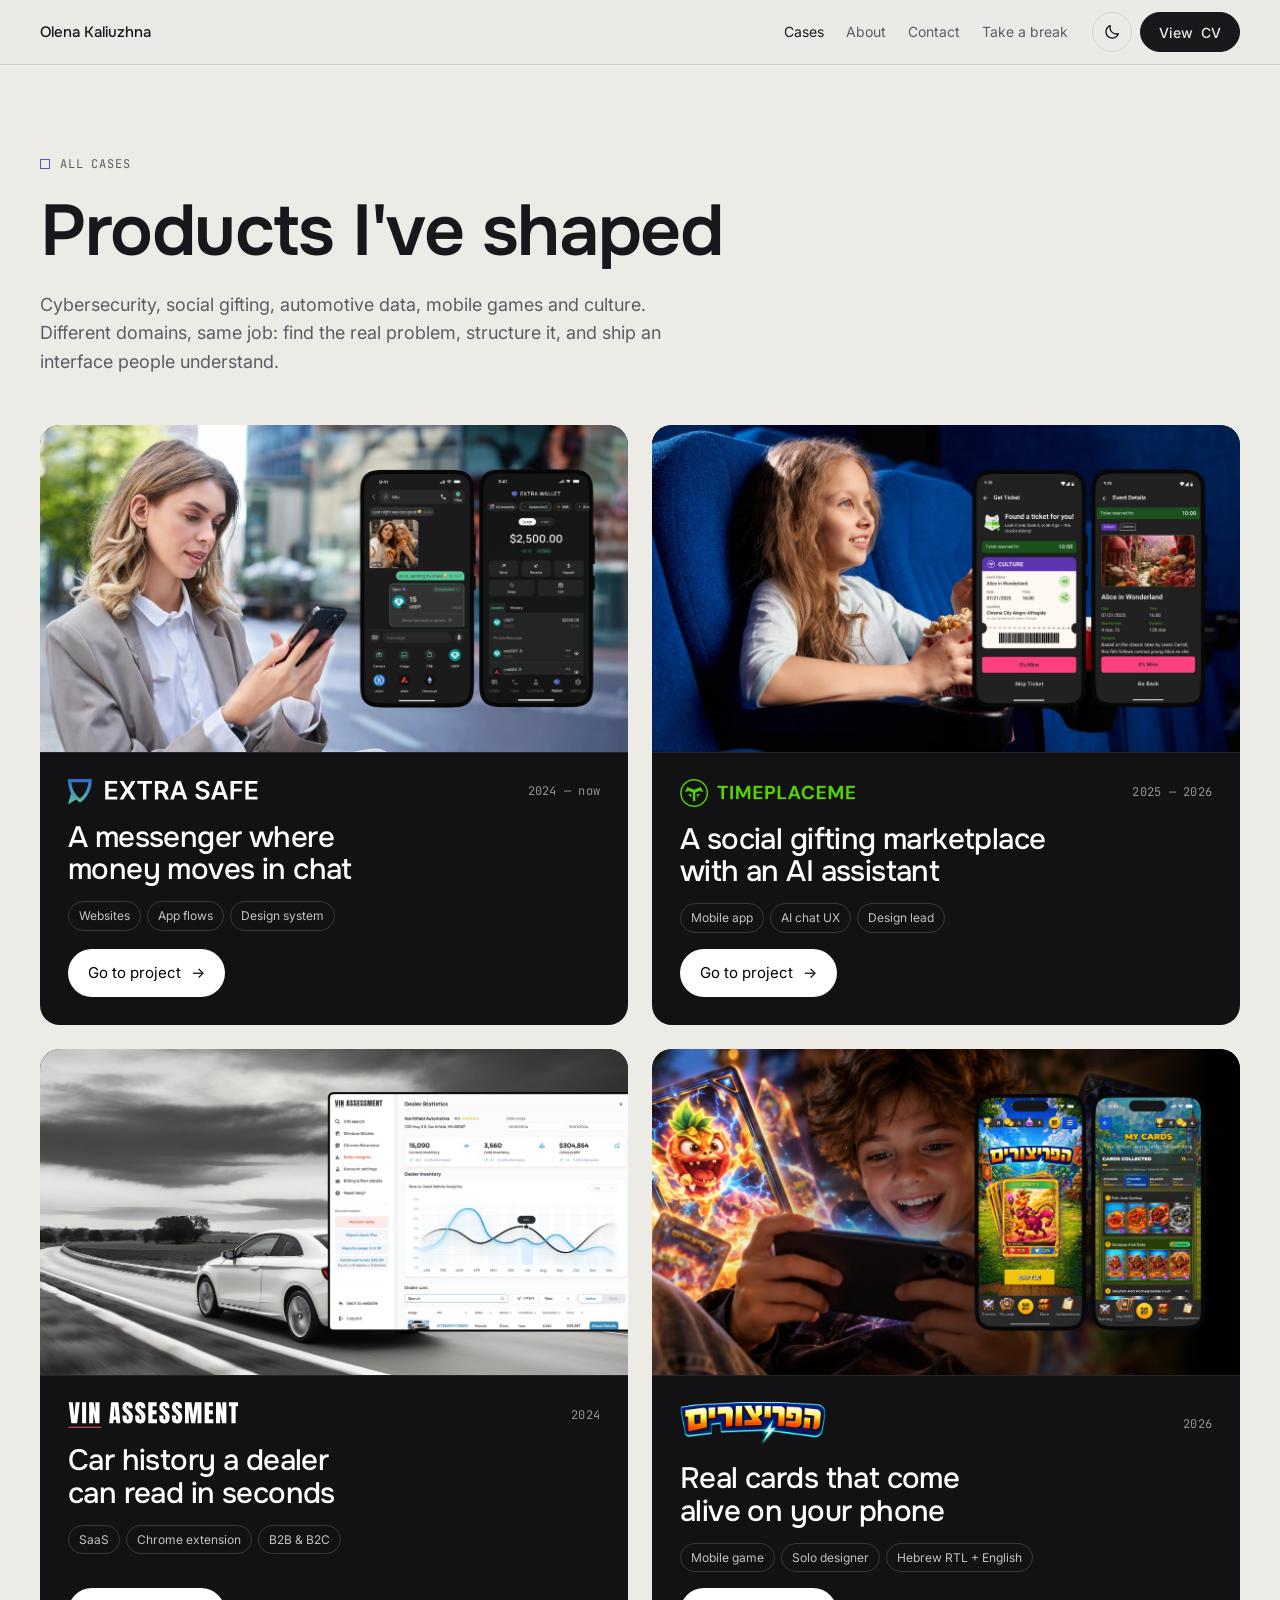
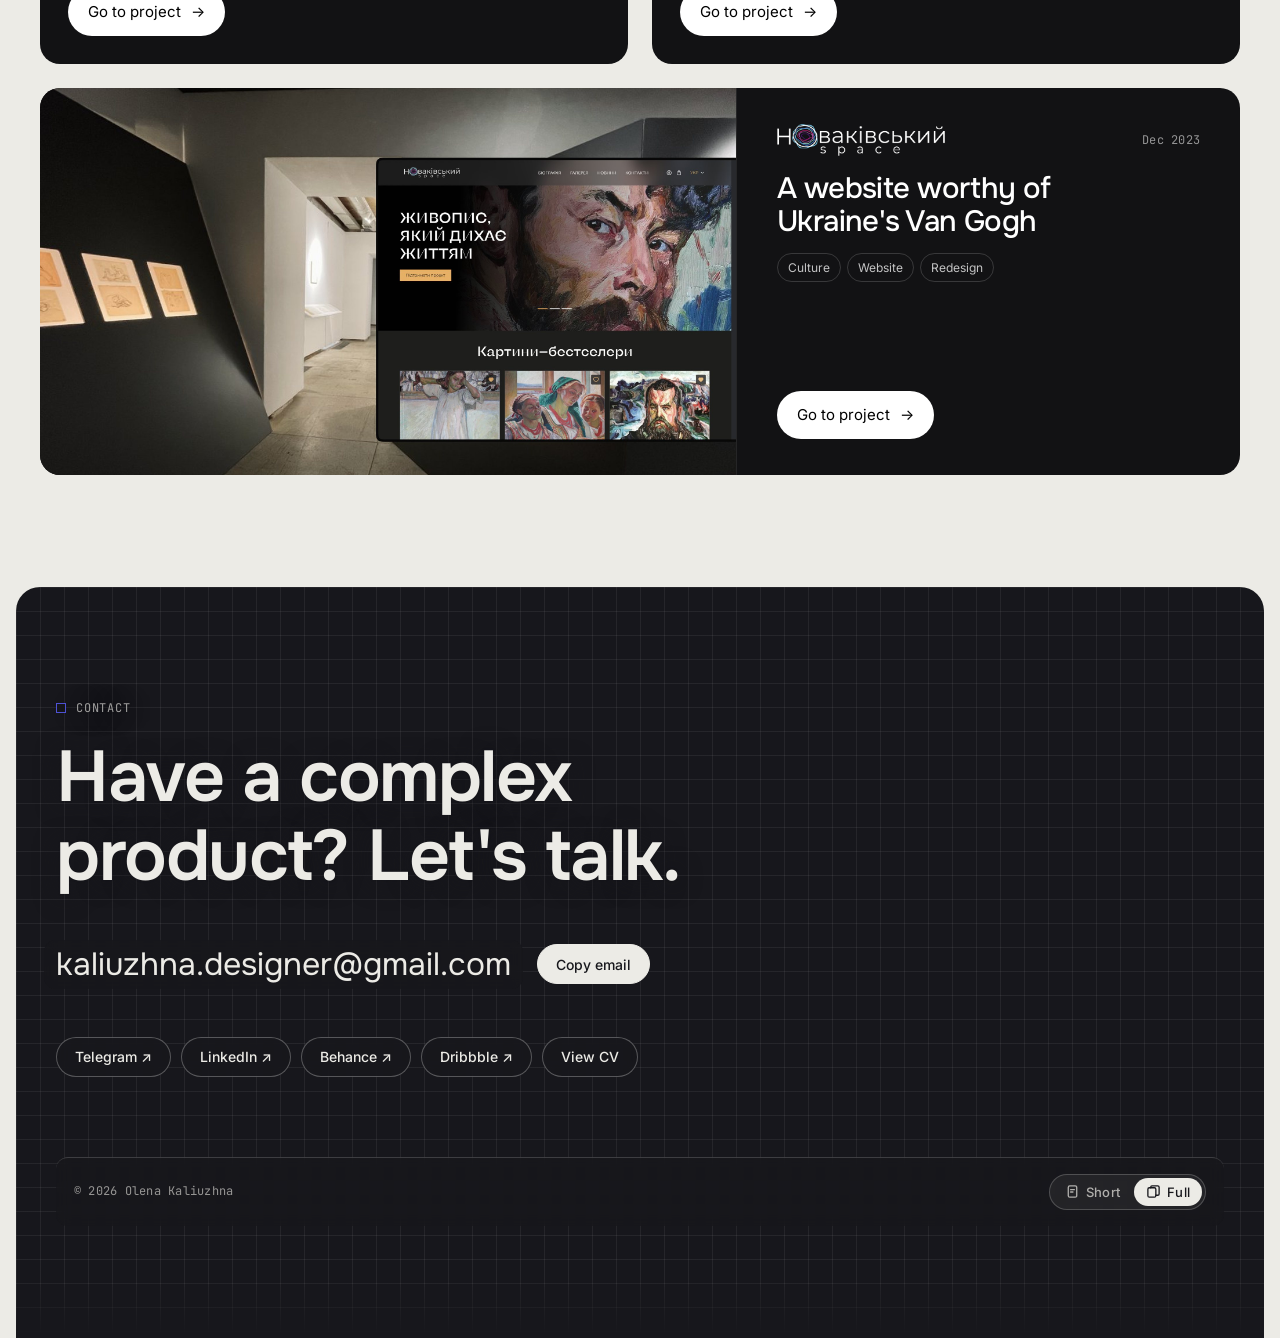
<file: cases.html>
<!doctype html>
<html lang="en">
<head>
<meta charset="utf-8">
<meta name="viewport" content="width=device-width, initial-scale=1, viewport-fit=cover">
<title>Cases — Olena Kaliuzhna</title>
<meta name="description" content="Case studies by Olena Kaliuzhna, Product Designer.">
<link rel="preconnect" href="https://fonts.googleapis.com">
<link rel="preconnect" href="https://fonts.gstatic.com" crossorigin>
<link rel="stylesheet" href="https://fonts.googleapis.com/css2?family=Inter:wght@400;500;600&family=Onest:wght@500;600&family=JetBrains+Mono:wght@400;500&display=swap">
<link rel="stylesheet" href="styles.css?v=202610061831">
<script>try{var t=localStorage.getItem('ok-theme');if(t)document.documentElement.setAttribute('data-theme',t);}catch(e){}</script>
</head>
<body>
<header class="nav">
  <div class="wrap">
    <a class="brand" href="index.html">Olena Kaliuzhna</a>
    <nav class="nav-links" aria-label="Pages"><a href="cases.html" aria-current="page">Cases</a><a href="about.html">About</a><a href="contact.html">Contact</a><a href="break.html">Take a break</a></nav>
    <div class="nav-actions">
      <button class="btn ghost icon-btn theme-btn" id="theme" type="button" aria-label="Switch colour theme">
        <svg class="i-moon" viewBox="0 0 24 24" fill="none" stroke="currentColor" stroke-width="1.7" stroke-linecap="round" stroke-linejoin="round" aria-hidden="true"><path d="M20.5 14.2A8.5 8.5 0 0 1 9.8 3.5a8.5 8.5 0 1 0 10.7 10.7z"/></svg>
        <svg class="i-sun" viewBox="0 0 24 24" fill="none" stroke="currentColor" stroke-width="1.7" stroke-linecap="round" aria-hidden="true"><circle cx="12" cy="12" r="4.2"/><path d="M12 2.5v2M12 19.5v2M2.5 12h2M19.5 12h2M5.3 5.3l1.4 1.4M17.3 17.3l1.4 1.4M5.3 18.7l1.4-1.4M17.3 6.7l1.4-1.4"/></svg>
      </button>
      <button class="btn" type="button" data-cv><span class="cv-label">View</span> CV</button>
    </div>
  </div>
</header>

<main id="top" class="page-cases">
  <section class="cases-head">
    <div class="wrap">
      <div class="eyebrow">All cases</div>
      <h1>Products I've shaped</h1>
      <p>Cybersecurity, social gifting, automotive data, mobile games and culture. Different domains, same job: find the real problem, structure it, and ship an interface people understand.</p>
    </div>
  </section>
  <section class="cases-list">
    <div class="wrap gcase-grid">
      <a class="gcase" href="case-extra-safe.html" style="--tint:#3169CF" aria-label="Extra Safe: A messenger where money moves in chat. Go to project">
        <div class="gcase-img"><img src="extra-safe-card-bg.jpg" alt="" loading="lazy" width="2400" height="1334"></div>
        <div class="gcase-body">
          <div class="gcase-top"><div class="gcase-logo"><svg viewBox="0 0 124 17" fill="currentColor" xmlns="http://www.w3.org/2000/svg" role="img" aria-label="Extra Safe"><defs><linearGradient id="es-g" x1="7.774" x2="7.774" y1="0" y2="16.747" gradientUnits="userSpaceOnUse"><stop stop-color="#3169CF"/><stop offset="1" stop-color="#5AC59C"/></linearGradient></defs><path fill="url(#es-g)" d="m0 0 .016 1.098c.03 1.784.366 4.853 1.994 8.008-.32 1.23-.647 2.453-.966 3.684Q.528 14.762 0 16.747q2.619-1.661 5.25-3.31c.779.74 1.636 1.402 2.524 1.994 1.472-.974 2.858-2.166 3.949-3.521 3.217-4.004 3.77-8.483 3.809-10.804l.015-1.098H0zm10.04 10.547c-.389.483-.84.919-1.285 1.347-.32.273-.646.538-.966.81-.335-.272-.67-.537-1.005-.81-.444-.428-.895-.864-1.285-1.347C3.124 7.595 2.407 4.33 2.22 2.157h11.092c-.18 2.174-.896 5.438-3.272 8.39"/><path d="M24.338 13.36V1.297h7.844V3.13h-5.66v3.274h5.254v1.832h-5.253v3.292h5.707v1.831zM36.237 1.298l2.656 4.417h.094l2.668-4.417h2.491l-3.716 6.03 3.775 6.031h-2.532l-2.686-4.387h-.094l-2.685 4.387h-2.52l3.81-6.03-3.764-6.03zM45.332 3.13V1.298h9.622V3.13h-3.727v10.23h-2.168V3.13zM56.81 13.36V1.297h4.522q1.39 0 2.332.483.95.483 1.432 1.355.488.865.488 2.02 0 1.16-.494 2.014-.489.848-1.443 1.313-.954.46-2.344.46h-3.221V7.127h2.926q.813 0 1.331-.223.519-.23.766-.666.253-.441.253-1.083t-.253-1.096a1.6 1.6 0 0 0-.771-.695q-.52-.24-1.337-.241h-2.003v10.235zm6.23-5.466 2.986 5.465h-2.438l-2.933-5.465zM69.144 13.36h-2.332l4.246-12.062h2.698l4.252 12.061h-2.332l-3.222-9.587h-.094zm.077-4.73h6.36v1.755h-6.36zM90.265 4.614q-.083-.772-.695-1.202-.606-.43-1.579-.43-.683 0-1.172.207-.489.206-.748.56a1.36 1.36 0 0 0-.265.806q0 .377.171.654.177.276.477.47.3.189.666.319.365.13.736.218l1.13.282q.684.16 1.314.43.636.271 1.136.683.507.412.801.996.295.582.295 1.366 0 1.06-.542 1.867-.541.801-1.566 1.254-1.02.448-2.468.448-1.407 0-2.444-.436-1.03-.435-1.614-1.272-.578-.837-.624-2.038h2.15q.046.63.388 1.049.341.417.89.624.553.206 1.236.206.712 0 1.249-.212.542-.218.848-.6a1.45 1.45 0 0 0 .312-.908q-.006-.471-.277-.777-.27-.312-.76-.518a7.3 7.3 0 0 0-1.13-.377l-1.373-.354q-1.49-.383-2.355-1.16-.86-.783-.86-2.079 0-1.065.577-1.867.584-.8 1.584-1.242 1.002-.448 2.268-.448 1.283 0 2.25.448.971.442 1.525 1.23.554.785.57 1.803zM95.834 13.36h-2.332l4.246-12.062h2.697l4.252 12.061h-2.332l-3.221-9.587h-.094zm.077-4.73h6.36v1.755h-6.36zM106.286 13.36V1.297h7.727V3.13h-5.542v3.274h5.012v1.832h-5.012v5.123zM116.003 13.36V1.297h7.845V3.13h-5.66v3.274h5.253v1.832h-5.253v3.292h5.707v1.831z"/></svg></div><span class="mono">2024 — now</span></div>
          <h2>A messenger where money moves in chat</h2>
          <div class="gcase-tags"><span>Websites</span><span>App flows</span><span>Design system</span></div>
          <span class="gcase-btn">Go to project <i aria-hidden="true">→</i></span>
        </div>
      </a>
      <a class="gcase" href="case-timeplaceme.html" style="--tint:#8BC34A" aria-label="TIMEPLACEME, Inc: A social gifting marketplace with an AI assistant. Go to project">
        <div class="gcase-img"><img src="tpm-card-bg-v2.jpg" alt="" loading="lazy" width="2400" height="1334"></div>
        <div class="gcase-body">
          <div class="gcase-top"><div class="gcase-logo"><img src="timeplaceme.png" alt="TIMEPLACEME, Inc" class="proj-logo-img"></div><span class="mono">2025 — 2026</span></div>
          <h2>A social gifting marketplace with an AI assistant</h2>
          <div class="gcase-tags"><span>Mobile app</span><span>AI chat UX</span><span>Design lead</span></div>
          <span class="gcase-btn">Go to project <i aria-hidden="true">→</i></span>
        </div>
      </a>
      <a class="gcase" href="case-vinassessment.html" style="--tint:#EA5557" aria-label="VinAssessment: Car history a dealer can read in seconds. Go to project">
        <div class="gcase-img"><img src="vin-card-bg.jpg" alt="" loading="lazy" width="2400" height="1334"></div>
        <div class="gcase-body">
          <div class="gcase-top"><div class="gcase-logo"><svg viewBox="0 0 223 34" fill="currentColor" xmlns="http://www.w3.org/2000/svg" role="img" aria-label="VinAssessment"><path d="M1 33L43 33" stroke="#EA5557" stroke-width="1.5" stroke-linecap="round" fill="none"/><path d="M4.4 27.8L1 0.2H6.2L8.3 19L10 0.2H15.3L11.9 27.8H4.4Z"/><path d="M18.4 27.8V0.3H23.7V27.8H18.4Z"/><path d="M27.7 27.8V0.3H33.3L35.8 13.4V0.3H41.2V27.8H35.8L33 14V27.8H27.7Z"/><path d="M53.9 27.8L56.5 0.3H65.9L68.5 27.8H63.3L62.9 23.3H59.6L59.2 27.8H53.9ZM59.9 18.9H62.4L61.2 4.9H61L59.9 18.9Z"/><path d="M78.4 28C75.9 28 74.1 27.4 73 26.1C71.9 24.9 71.3 22.9 71.3 20.2V17.5H76.8V20.9C76.8 21.5 76.9 22 77.1 22.4C77.3 22.8 77.6 22.9 78.1 22.9C78.6 22.9 78.9 22.8 79.1 22.5C79.3 22.2 79.4 21.7 79.4 21.1C79.4 20.2 79.3 19.5 79.2 19C79 18.4 78.7 17.8 78.3 17.3C77.9 16.8 77.3 16.2 76.6 15.5L74.1 13.2C72.3 11.4 71.3 9.4 71.3 7.2C71.3 4.9 71.9 3.1 73 1.8C74.1 0.6 75.6 0 77.7 0C80.2 0 82 0.7 83.1 2C84.1 3.4 84.7 5.4 84.7 8.1H79.1V6.3C79.1 5.9 79 5.6 78.7 5.4C78.5 5.2 78.2 5.1 77.9 5.1C77.4 5.1 77.1 5.2 76.9 5.4C76.7 5.7 76.6 6 76.6 6.4C76.6 6.8 76.7 7.2 76.9 7.6C77.1 8.1 77.5 8.6 78.2 9.2L81.3 12.2C82 12.8 82.6 13.5 83.1 14.1C83.6 14.8 84 15.6 84.4 16.5C84.7 17.4 84.8 18.5 84.8 19.7C84.8 22.3 84.4 24.3 83.4 25.8C82.5 27.3 80.8 28 78.4 28Z"/><path d="M95 28C92.5 28 90.7 27.4 89.5 26.1C88.4 24.9 87.9 22.9 87.9 20.2V17.5H93.3V20.9C93.3 21.5 93.4 22 93.6 22.4C93.8 22.8 94.1 22.9 94.6 22.9C95.1 22.9 95.5 22.8 95.7 22.5C95.9 22.2 96 21.7 96 21.1C96 20.2 95.9 19.5 95.7 19C95.5 18.4 95.2 17.8 94.8 17.3C94.4 16.8 93.9 16.2 93.1 15.5L90.7 13.2C88.8 11.4 87.9 9.4 87.9 7.2C87.9 4.9 88.4 3.1 89.5 1.8C90.6 0.6 92.2 0 94.2 0C96.8 0 98.6 0.7 99.6 2C100.7 3.4 101.2 5.4 101.2 8.1H95.6V6.3C95.6 5.9 95.5 5.6 95.3 5.4C95.1 5.2 94.8 5.1 94.4 5.1C94 5.1 93.7 5.2 93.5 5.4C93.3 5.7 93.2 6 93.2 6.4C93.2 6.8 93.3 7.2 93.5 7.6C93.7 8.1 94.1 8.6 94.7 9.2L97.9 12.2C98.5 12.8 99.1 13.5 99.6 14.1C100.2 14.8 100.6 15.6 100.9 16.5C101.2 17.4 101.4 18.5 101.4 19.7C101.4 22.3 100.9 24.3 100 25.8C99 27.3 97.3 28 95 28Z"/><path d="M105 27.8V0.3H116V5.6H110.6V10.9H115.8V16.1H110.6V22.4H116.4V27.8H105Z"/><path d="M126.5 28C124 28 122.1 27.4 121 26.1C119.9 24.9 119.4 22.9 119.4 20.2V17.5H124.8V20.9C124.8 21.5 124.9 22 125.1 22.4C125.3 22.8 125.6 22.9 126.1 22.9C126.6 22.9 127 22.8 127.1 22.5C127.3 22.2 127.4 21.7 127.4 21.1C127.4 20.2 127.4 19.5 127.2 19C127 18.4 126.7 17.8 126.3 17.3C125.9 16.8 125.3 16.2 124.6 15.5L122.1 13.2C120.3 11.4 119.4 9.4 119.4 7.2C119.4 4.9 119.9 3.1 121 1.8C122.1 0.6 123.7 0 125.7 0C128.3 0 130 0.7 131.1 2C132.2 3.4 132.7 5.4 132.7 8.1H127.1V6.3C127.1 5.9 127 5.6 126.8 5.4C126.6 5.2 126.3 5.1 125.9 5.1C125.5 5.1 125.1 5.2 124.9 5.4C124.7 5.7 124.6 6 124.6 6.4C124.6 6.8 124.7 7.2 125 7.6C125.2 8.1 125.6 8.6 126.2 9.2L129.4 12.2C130 12.8 130.6 13.5 131.1 14.1C131.6 14.8 132.1 15.6 132.4 16.5C132.7 17.4 132.9 18.5 132.9 19.7C132.9 22.3 132.4 24.3 131.4 25.8C130.5 27.3 128.8 28 126.5 28Z"/><path d="M143 28C140.5 28 138.7 27.4 137.6 26.1C136.5 24.9 135.9 22.9 135.9 20.2V17.5H141.4V20.9C141.4 21.5 141.4 22 141.6 22.4C141.8 22.8 142.2 22.9 142.7 22.9C143.2 22.9 143.5 22.8 143.7 22.5C143.9 22.2 144 21.7 144 21.1C144 20.2 143.9 19.5 143.7 19C143.6 18.4 143.3 17.8 142.9 17.3C142.4 16.8 141.9 16.2 141.2 15.5L138.7 13.2C136.8 11.4 135.9 9.4 135.9 7.2C135.9 4.9 136.5 3.1 137.5 1.8C138.6 0.6 140.2 0 142.3 0C144.8 0 146.6 0.7 147.6 2C148.7 3.4 149.2 5.4 149.2 8.1H143.6V6.3C143.6 5.9 143.5 5.6 143.3 5.4C143.1 5.2 142.8 5.1 142.4 5.1C142 5.1 141.7 5.2 141.5 5.4C141.3 5.7 141.2 6 141.2 6.4C141.2 6.8 141.3 7.2 141.5 7.6C141.7 8.1 142.1 8.6 142.7 9.2L145.9 12.2C146.5 12.8 147.1 13.5 147.7 14.1C148.2 14.8 148.6 15.6 148.9 16.5C149.3 17.4 149.4 18.5 149.4 19.7C149.4 22.3 148.9 24.3 148 25.8C147 27.3 145.4 28 143 28Z"/><path d="M153 27.8V0.3H161.4L163.7 17L166 0.3H174.5V27.8H169.4V7.9L166.3 27.8H161.3L158 7.9V27.8H153Z"/><path d="M178.7 27.8V0.3H189.7V5.6H184.3V10.9H189.4V16.1H184.3V22.4H190V27.8H178.7Z"/><path d="M193.6 27.8V0.3H199.3L201.8 13.4V0.3H207.1V27.8H201.7L199 14V27.8H193.6Z"/><path d="M213.7 27.8V5.5H210.4V0.3H222.4V5.5H219.2V27.8H213.7Z"/></svg></div><span class="mono">2024</span></div>
          <h2>Car history a dealer can read in seconds</h2>
          <div class="gcase-tags"><span>SaaS</span><span>Chrome extension</span><span>B2B &amp; B2C</span></div>
          <span class="gcase-btn">Go to project <i aria-hidden="true">→</i></span>
        </div>
      </a>
      <a class="gcase" href="case-fruit-fight.html" style="--tint:#F5B800" aria-label="Fruit Fight: Real cards that come alive on your phone. Go to project">
        <div class="gcase-img"><img src="ff-card-bg-v2.jpg" alt="" loading="lazy" width="2400" height="1334"></div>
        <div class="gcase-body">
          <div class="gcase-top"><div class="gcase-logo"><img src="fruit-fight.png" alt="Fruit Fight" class="proj-logo-img"></div><span class="mono">2026</span></div>
          <h2>Real cards that come alive on your phone</h2>
          <div class="gcase-tags"><span>Mobile game</span><span>Solo designer</span><span>Hebrew RTL + English</span></div>
          <span class="gcase-btn">Go to project <i aria-hidden="true">→</i></span>
        </div>
      </a>
      <a class="gcase" href="case-novakivsky.html" style="--tint:#B08D57" aria-label="Novakivsky Art Gallery: A website worthy of Ukraine&#x27;s Van Gogh. Go to project">
        <div class="gcase-img"><img src="nv-card-bg.jpg" alt="" loading="lazy" width="2400" height="1334"></div>
        <div class="gcase-body">
          <div class="gcase-top"><div class="gcase-logo"><img src="novakivsky.png" alt="Novakivsky Art Gallery" class="proj-logo-img"></div><span class="mono">Dec 2023</span></div>
          <h2>A website worthy of Ukraine&#x27;s Van Gogh</h2>
          <div class="gcase-tags"><span>Culture</span><span>Website</span><span>Redesign</span></div>
          <span class="gcase-btn">Go to project <i aria-hidden="true">→</i></span>
        </div>
      </a>
    </div>
  </section>
  <section id="contact" class="contact cta-pulse">
    <div class="grid-pulse" data-grid-pulse aria-hidden="true"></div>
    <div class="wrap">
      <div class="eyebrow">Contact</div>
      <h2>Have a complex product? Let's talk.</h2>
      <div class="mail-row">
        <span class="mail" id="mail">kaliuzhna.designer@gmail.com</span>
        <button class="btn" id="copy" type="button">Copy email</button>
        <span class="toast mono" id="toast" aria-live="polite"></span>
      </div>
      <div class="socials">
        <a class="btn ghost" href="https://t.me/kaliuzhnaolena" target="_blank" rel="noopener">Telegram ↗</a>
        <a class="btn ghost" href="https://www.linkedin.com/in/kaliuzhnaolena/" target="_blank" rel="noopener">LinkedIn ↗</a>
        <a class="btn ghost" href="https://www.behance.net/kaliuzhnaolena" target="_blank" rel="noopener">Behance ↗</a>
        <a class="btn ghost" href="https://dribbble.com/Kaliuzhna" target="_blank" rel="noopener">Dribbble ↗</a>
        <button class="btn ghost" type="button" data-cv>View CV</button>
      </div>
      <div class="foot mono"><span>© 2026 Olena Kaliuzhna</span><div class="ver-switch" role="group" aria-label="Site version"><a class="vs-opt" href="https://olena-kaliuzhna-design.github.io/portfolio/" title="Short version: everything on one page"><svg viewBox="0 0 16 16" aria-hidden="true"><rect x="3.5" y="2" width="9" height="12" rx="1.6"/><path d="M6 6h4M6 8.5h2.5"/></svg><span>Short</span></a><span class="vs-opt is-on" aria-current="page" title="Full version"><svg viewBox="0 0 16 16" aria-hidden="true"><rect x="2" y="4" width="8.5" height="10" rx="1.6"/><path d="M5 4V3.4C5 2.6 5.6 2 6.4 2h6.1c.8 0 1.5.6 1.5 1.4v7.2c0 .8-.7 1.4-1.5 1.4h-2"/></svg><span>Full</span></span></div></div>
    </div>
  </section>
</main>
<div class="cv-view" id="cv-view" role="dialog" aria-modal="true" aria-label="CV of Olena Kaliuzhna" hidden>
  <div class="cv-panel">
    <div class="cv-bar">
      <span class="mono">CV · Olena Kaliuzhna · Product Designer</span>
      <a class="btn ghost" href="cv.pdf" download="Olena_Kaliuzhna_CV.pdf" target="_blank" rel="noopener">Download PDF</a>
      <button class="btn icon-btn" type="button" id="cv-close" aria-label="Close CV">✕</button>
    </div>
    <div class="cv-scroll"><img src="cv.jpg" alt="CV of Olena Kaliuzhna, Product Designer: contacts, skills, experience, education" loading="lazy" width="1500" height="2725"></div>
  </div>
</div>
<script src="confetti.js"></script>
<script src="main.js"></script>
<script src="testimonials.js"></script>
<script src="ballpit.js" defer></script>
<script src="gridpulse.js" defer></script>
</body>
</html>
</file>
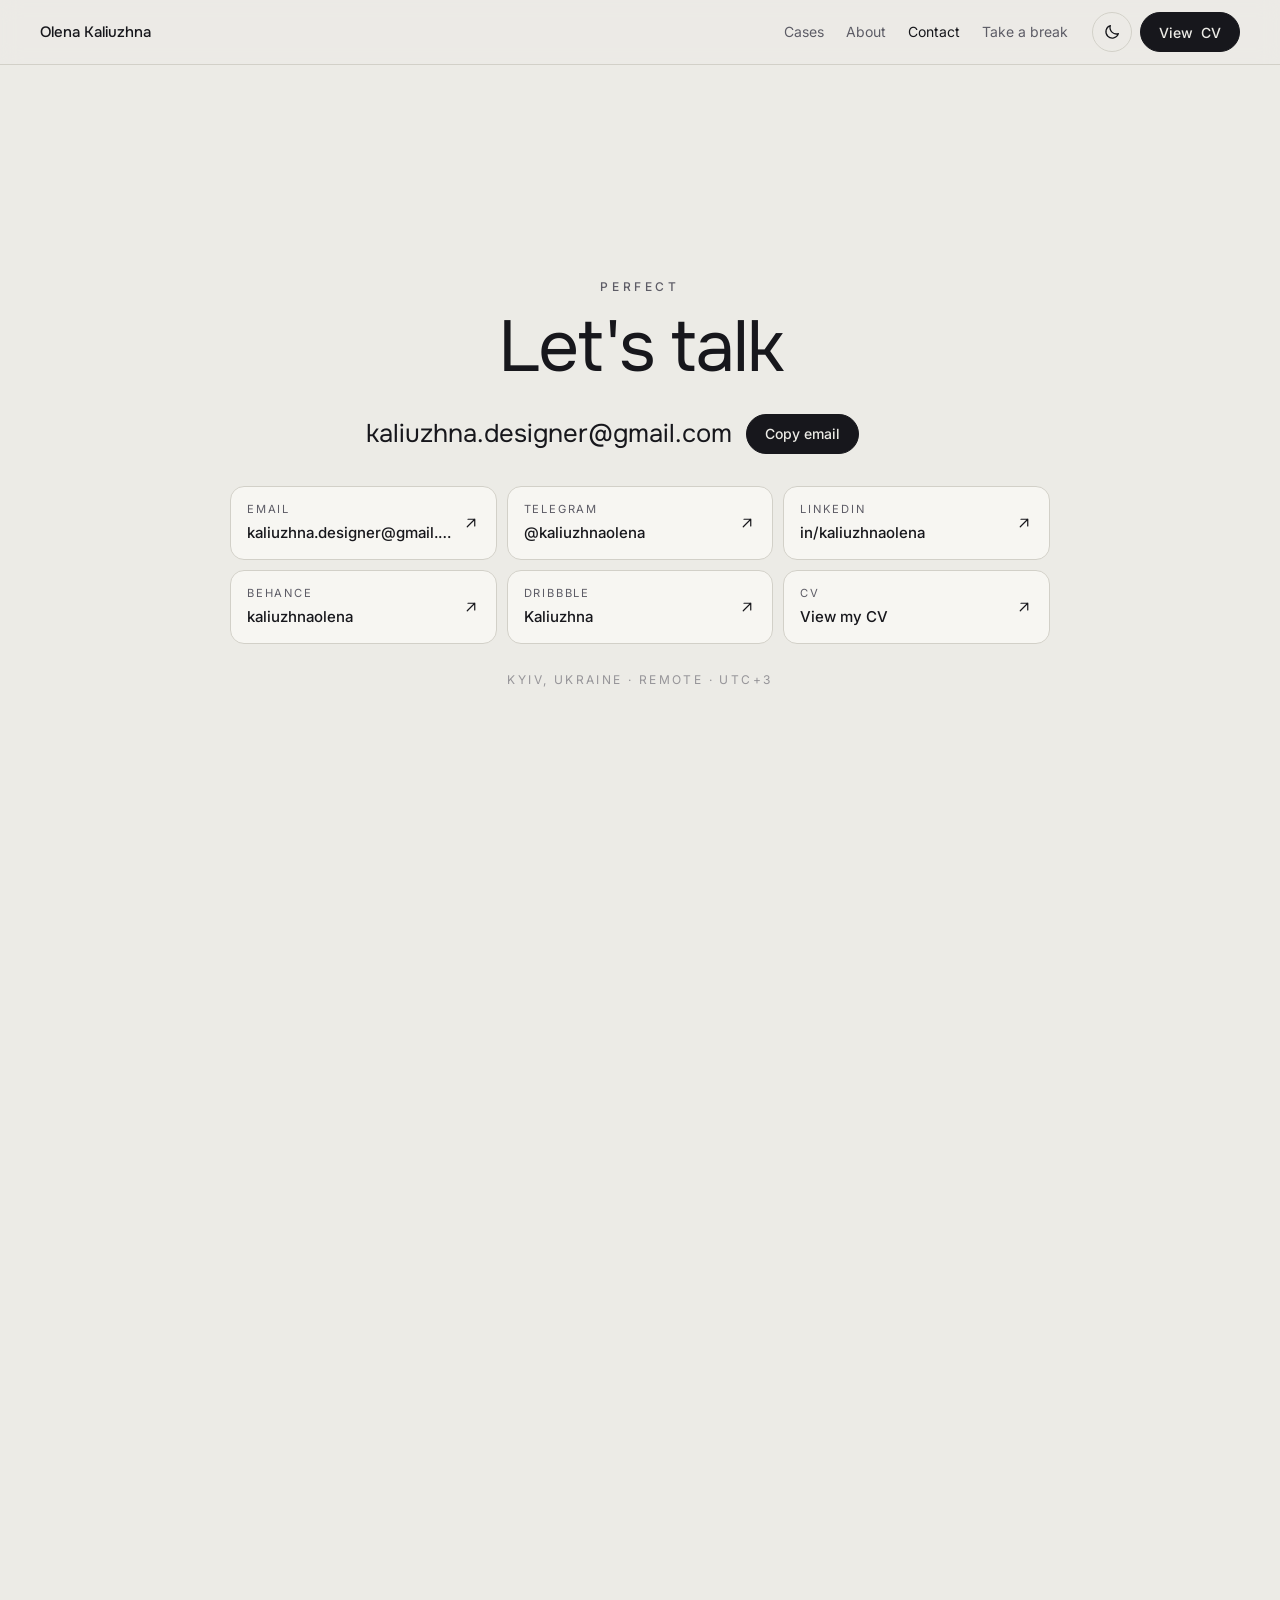
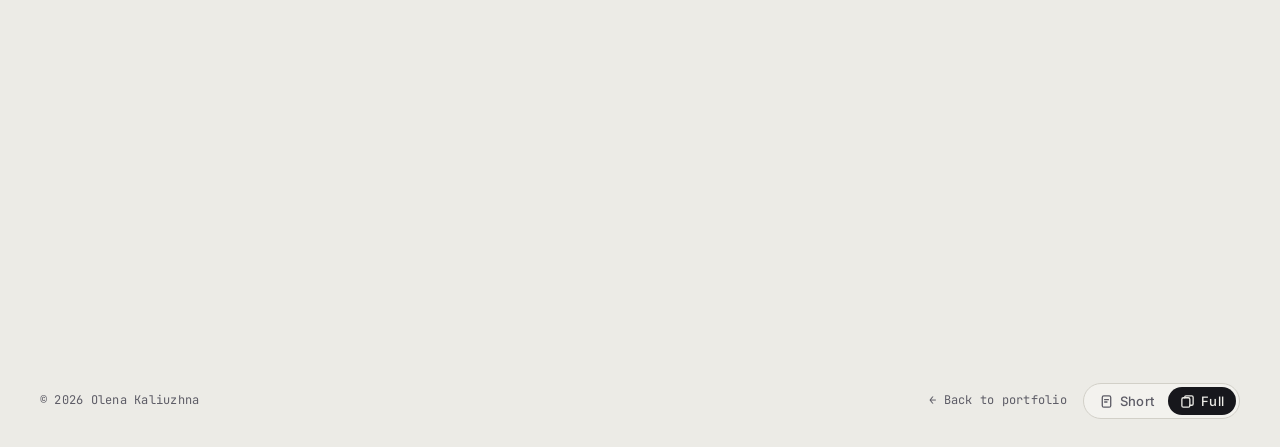
<file: contact.html>
<!doctype html>
<html lang="en">
<head>
<meta charset="utf-8">
<meta name="viewport" content="width=device-width, initial-scale=1, viewport-fit=cover">
<title>Contact — Olena Kaliuzhna</title>
<meta name="description" content="Get in touch with Olena Kaliuzhna, Product Designer: email, Telegram, LinkedIn.">
<link rel="preconnect" href="https://fonts.googleapis.com">
<link rel="preconnect" href="https://fonts.gstatic.com" crossorigin>
<link rel="stylesheet" href="https://fonts.googleapis.com/css2?family=Inter:wght@400;500;600&family=Onest:wght@500;600&family=JetBrains+Mono:wght@400;500&display=swap">
<link rel="stylesheet" href="styles.css?v=202610061831">
<script>try{var t=localStorage.getItem('ok-theme');if(t)document.documentElement.setAttribute('data-theme',t);}catch(e){}</script>
</head>
<body>
<header class="nav">
  <div class="wrap">
    <a class="brand" href="index.html">Olena Kaliuzhna</a>
    <nav class="nav-links" aria-label="Pages"><a href="cases.html">Cases</a><a href="about.html">About</a><a href="contact.html" aria-current="page">Contact</a><a href="break.html">Take a break</a></nav>
    <div class="nav-actions">
      <button class="btn ghost icon-btn theme-btn" id="theme" type="button" aria-label="Switch colour theme">
        <svg class="i-moon" viewBox="0 0 24 24" fill="none" stroke="currentColor" stroke-width="1.7" stroke-linecap="round" stroke-linejoin="round" aria-hidden="true"><path d="M20.5 14.2A8.5 8.5 0 0 1 9.8 3.5a8.5 8.5 0 1 0 10.7 10.7z"/></svg>
        <svg class="i-sun" viewBox="0 0 24 24" fill="none" stroke="currentColor" stroke-width="1.7" stroke-linecap="round" aria-hidden="true"><circle cx="12" cy="12" r="4.2"/><path d="M12 2.5v2M12 19.5v2M2.5 12h2M19.5 12h2M5.3 5.3l1.4 1.4M17.3 17.3l1.4 1.4M5.3 18.7l1.4-1.4M17.3 6.7l1.4-1.4"/></svg>
      </button>
      <button class="btn" type="button" data-cv><span class="cv-label">View</span> CV</button>
    </div>
  </div>
</header>

<main id="top" class="page-contact">
  <section class="lw" id="lw" aria-label="Let's work together">
    <div class="lw-stick">
    <div class="lw-in">
      <div class="lw-intro">
        <div class="lw-status"><span class="lw-dot" aria-hidden="true"></span>Available for projects</div>
        <button class="lw-trigger" type="button" id="lw-open" aria-controls="lw-done" aria-expanded="false">
          <span class="lw-line l" aria-hidden="true"></span>
          <span class="lw-title"><span class="lw-row"><span>Let's work</span></span><span class="lw-row"><span class="lw-muted">together</span></span></span>
          <span class="lw-circle" aria-hidden="true"><i></i><svg viewBox="0 0 24 24" aria-hidden="true"><path d="M7 17L17 7M8 7h9v9"/></svg></span>
          <span class="lw-line r" aria-hidden="true"></span>
        </button>
        <div class="lw-foot">
          <p>Have a project in mind? I'd love to hear about it. Let's create something exceptional together.</p>
          <span class="mono">kaliuzhna.designer@gmail.com</span>
        </div>
      </div>
      <div class="lw-done" id="lw-done" aria-hidden="true">
        <span class="lw-kicker">Perfect</span>
        <h1 class="lw-h">Let's talk</h1>
        <div class="lw-mail"><span class="mail" id="mail">kaliuzhna.designer@gmail.com</span><button class="btn" id="copy" type="button">Copy email</button><span class="toast mono" id="toast" aria-live="polite"></span></div>
        <ul class="lw-links">
          <li><a href="mailto:kaliuzhna.designer@gmail.com"><span>Email</span><b>kaliuzhna.designer@gmail.com</b><svg viewBox="0 0 24 24" aria-hidden="true"><path d="M7 17L17 7M8 7h9v9"/></svg></a></li>
          <li><a href="https://t.me/kaliuzhnaolena" target="_blank" rel="noopener"><span>Telegram</span><b>@kaliuzhnaolena</b><svg viewBox="0 0 24 24" aria-hidden="true"><path d="M7 17L17 7M8 7h9v9"/></svg></a></li>
          <li><a href="https://www.linkedin.com/in/kaliuzhnaolena/" target="_blank" rel="noopener"><span>LinkedIn</span><b>in/kaliuzhnaolena</b><svg viewBox="0 0 24 24" aria-hidden="true"><path d="M7 17L17 7M8 7h9v9"/></svg></a></li>
          <li><a href="https://www.behance.net/kaliuzhnaolena" target="_blank" rel="noopener"><span>Behance</span><b>kaliuzhnaolena</b><svg viewBox="0 0 24 24" aria-hidden="true"><path d="M7 17L17 7M8 7h9v9"/></svg></a></li>
          <li><a href="https://dribbble.com/Kaliuzhna" target="_blank" rel="noopener"><span>Dribbble</span><b>Kaliuzhna</b><svg viewBox="0 0 24 24" aria-hidden="true"><path d="M7 17L17 7M8 7h9v9"/></svg></a></li>
          <li><button type="button" data-cv><span>CV</span><b>View my CV</b><svg viewBox="0 0 24 24" aria-hidden="true"><path d="M7 17L17 7M8 7h9v9"/></svg></button></li>
        </ul>
        <span class="lw-sub">Kyiv, Ukraine · Remote · UTC+3</span>
      </div>
      <div class="lw-scroll" aria-hidden="true">Scroll<svg viewBox="0 0 14 18"><path d="M7 1v16M2 12l5 5 5-5"/></svg></div>
    </div>
    </div>
  </section>


  <footer class="contact-foot wrap mono"><span>© 2026 Olena Kaliuzhna</span><span class="foot-end"><a href="index.html">← Back to portfolio</a><div class="ver-switch" role="group" aria-label="Site version"><a class="vs-opt" href="https://olena-kaliuzhna-design.github.io/portfolio/" title="Short version: everything on one page"><svg viewBox="0 0 16 16" aria-hidden="true"><rect x="3.5" y="2" width="9" height="12" rx="1.6"/><path d="M6 6h4M6 8.5h2.5"/></svg><span>Short</span></a><span class="vs-opt is-on" aria-current="page" title="Full version"><svg viewBox="0 0 16 16" aria-hidden="true"><rect x="2" y="4" width="8.5" height="10" rx="1.6"/><path d="M5 4V3.4C5 2.6 5.6 2 6.4 2h6.1c.8 0 1.5.6 1.5 1.4v7.2c0 .8-.7 1.4-1.5 1.4h-2"/></svg><span>Full</span></span></div></span></footer>
</main>
<div class="cv-view" id="cv-view" role="dialog" aria-modal="true" aria-label="CV of Olena Kaliuzhna" hidden>
  <div class="cv-panel">
    <div class="cv-bar">
      <span class="mono">CV · Olena Kaliuzhna · Product Designer</span>
      <a class="btn ghost" href="cv.pdf" download="Olena_Kaliuzhna_CV.pdf" target="_blank" rel="noopener">Download PDF</a>
      <button class="btn icon-btn" type="button" id="cv-close" aria-label="Close CV">✕</button>
    </div>
    <div class="cv-scroll"><img src="cv.jpg" alt="CV of Olena Kaliuzhna, Product Designer: contacts, skills, experience, education" loading="lazy" width="1500" height="2725"></div>
  </div>
</div>
<script src="confetti.js"></script>
<script src="main.js"></script>
<script src="contact.js"></script>
</body>
</html>
</file>
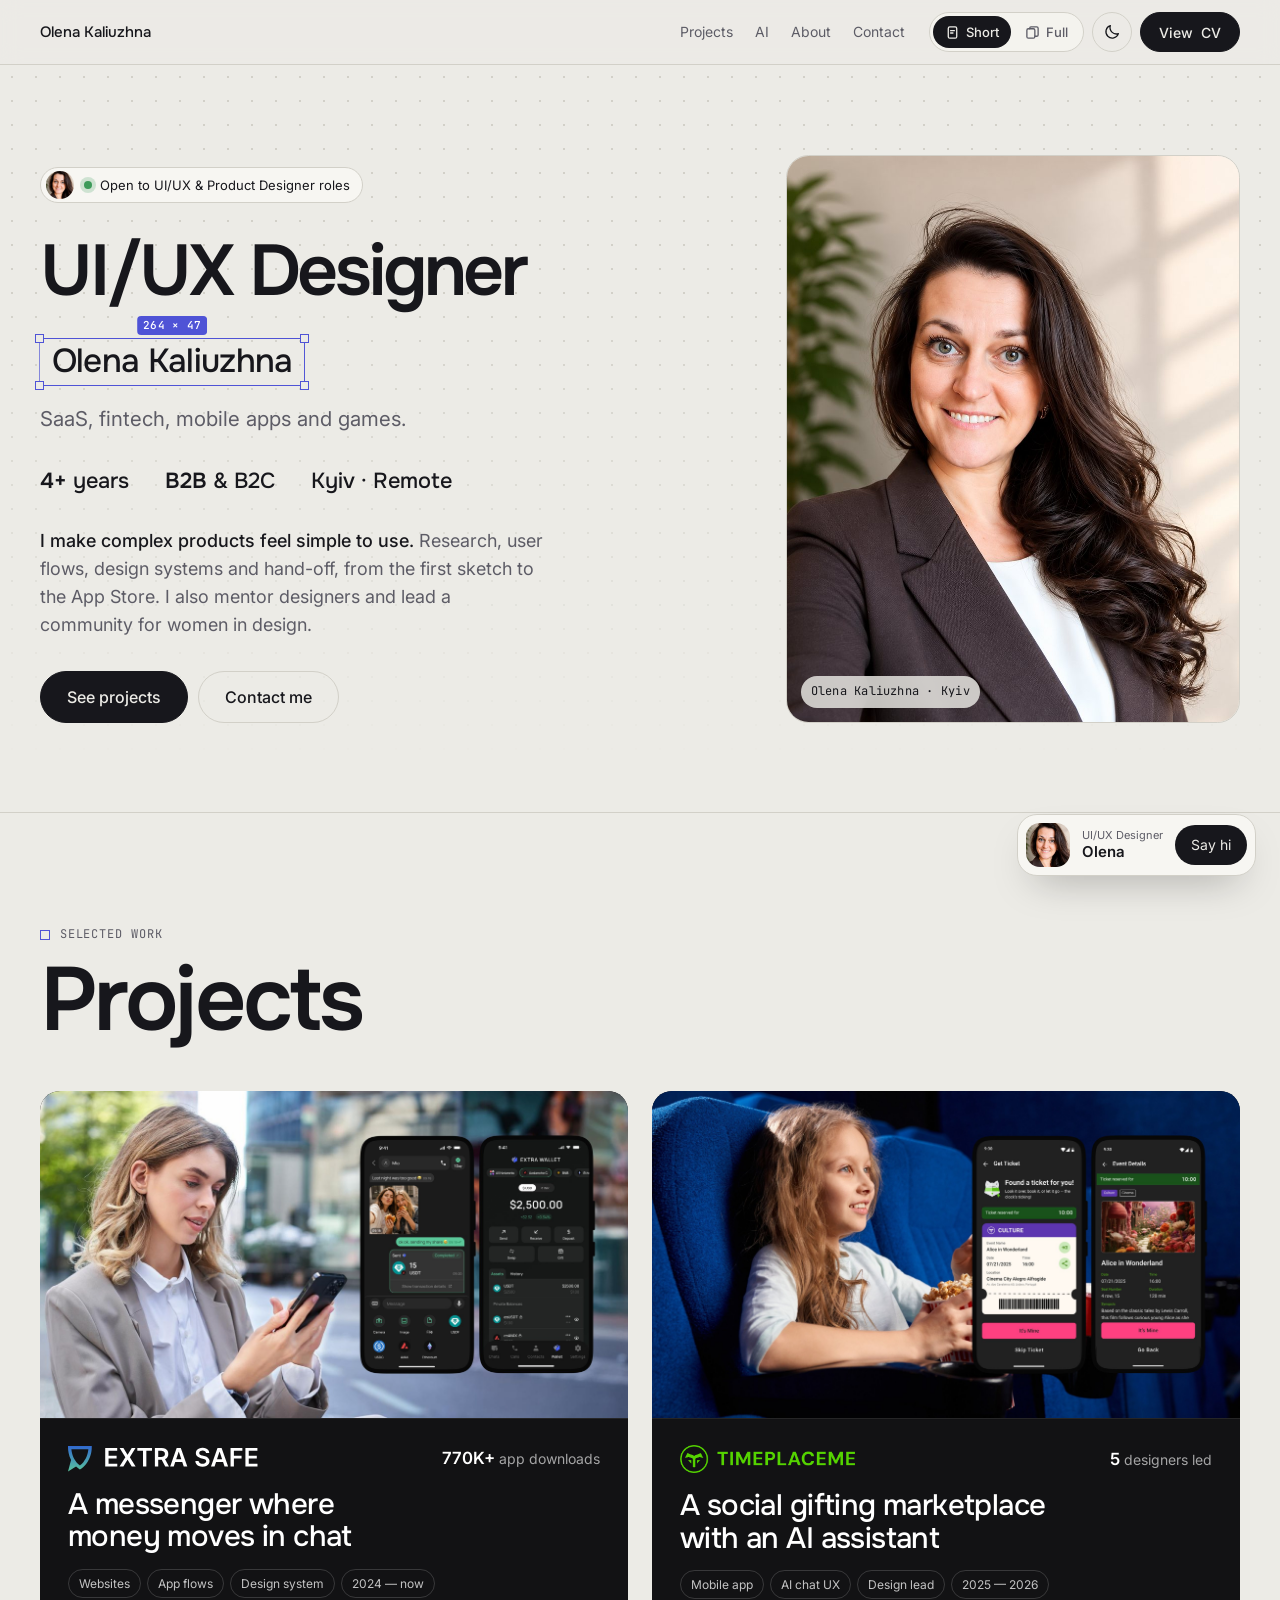
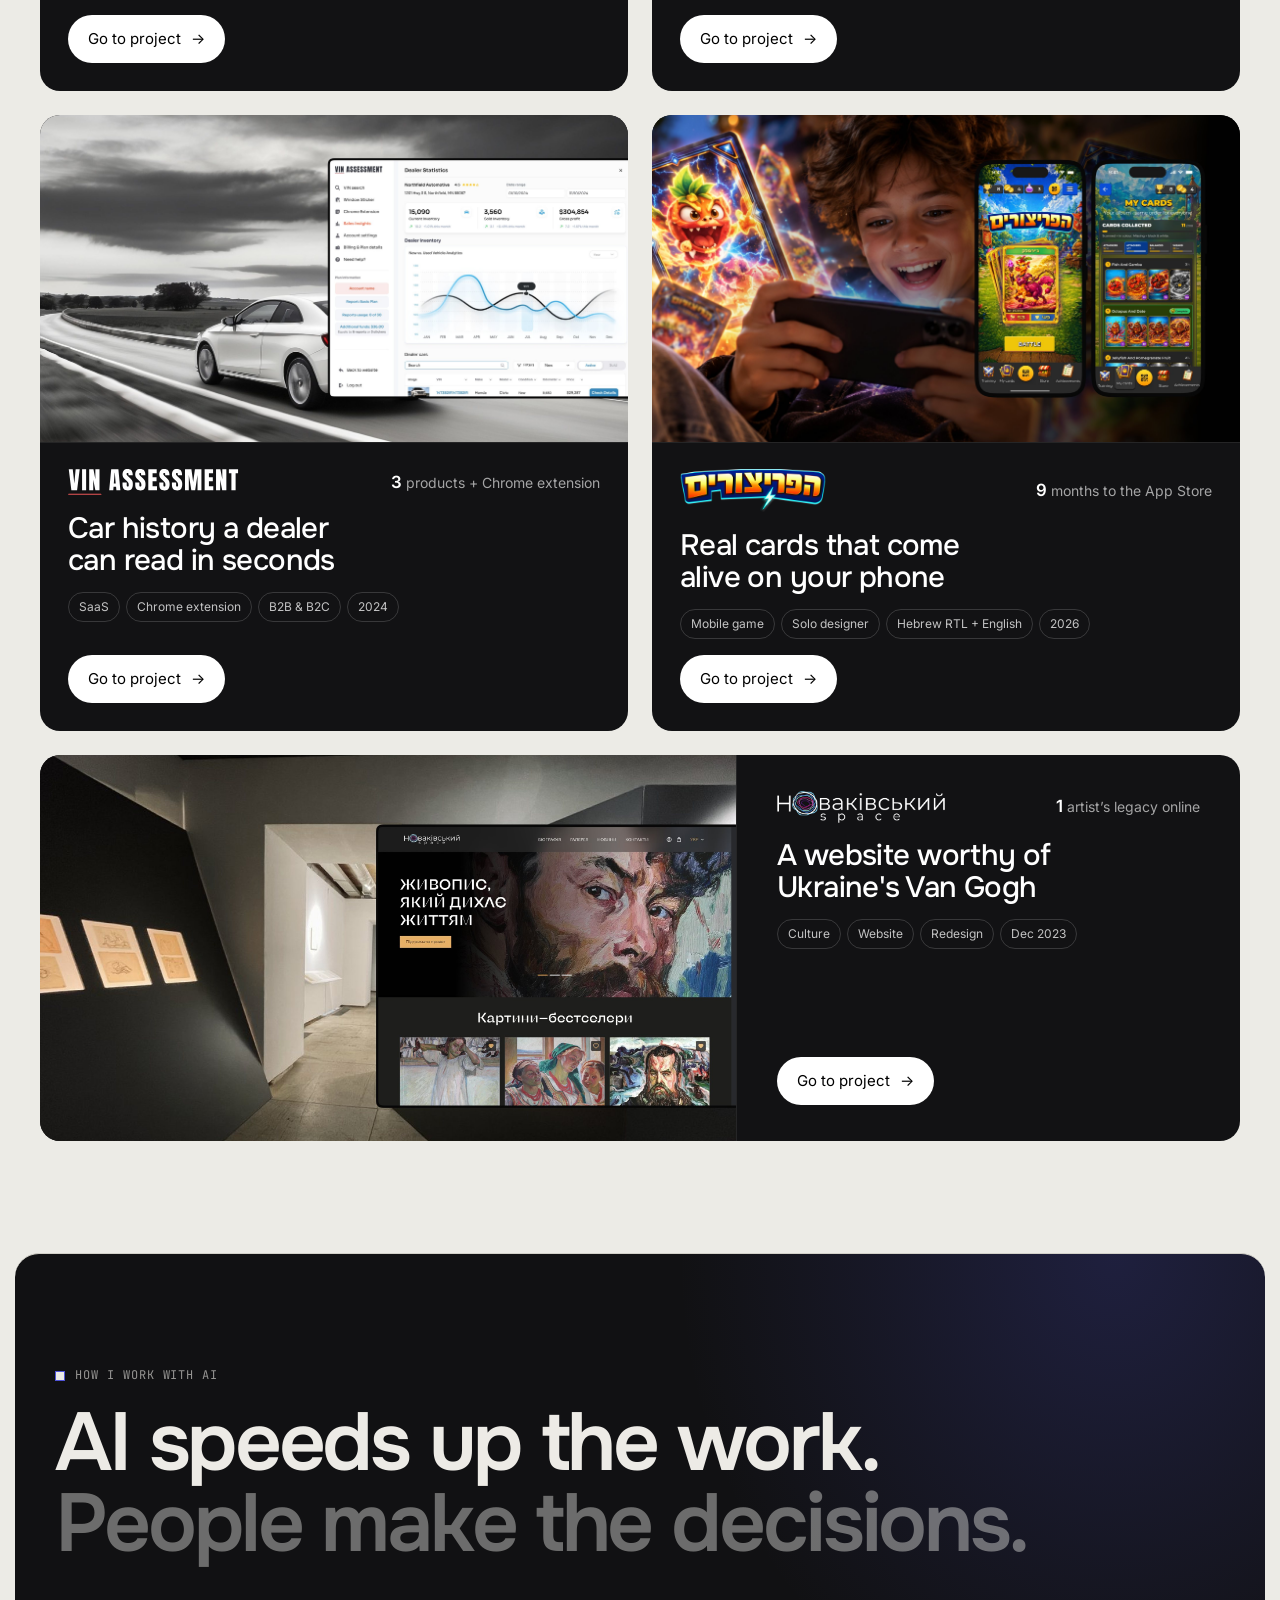
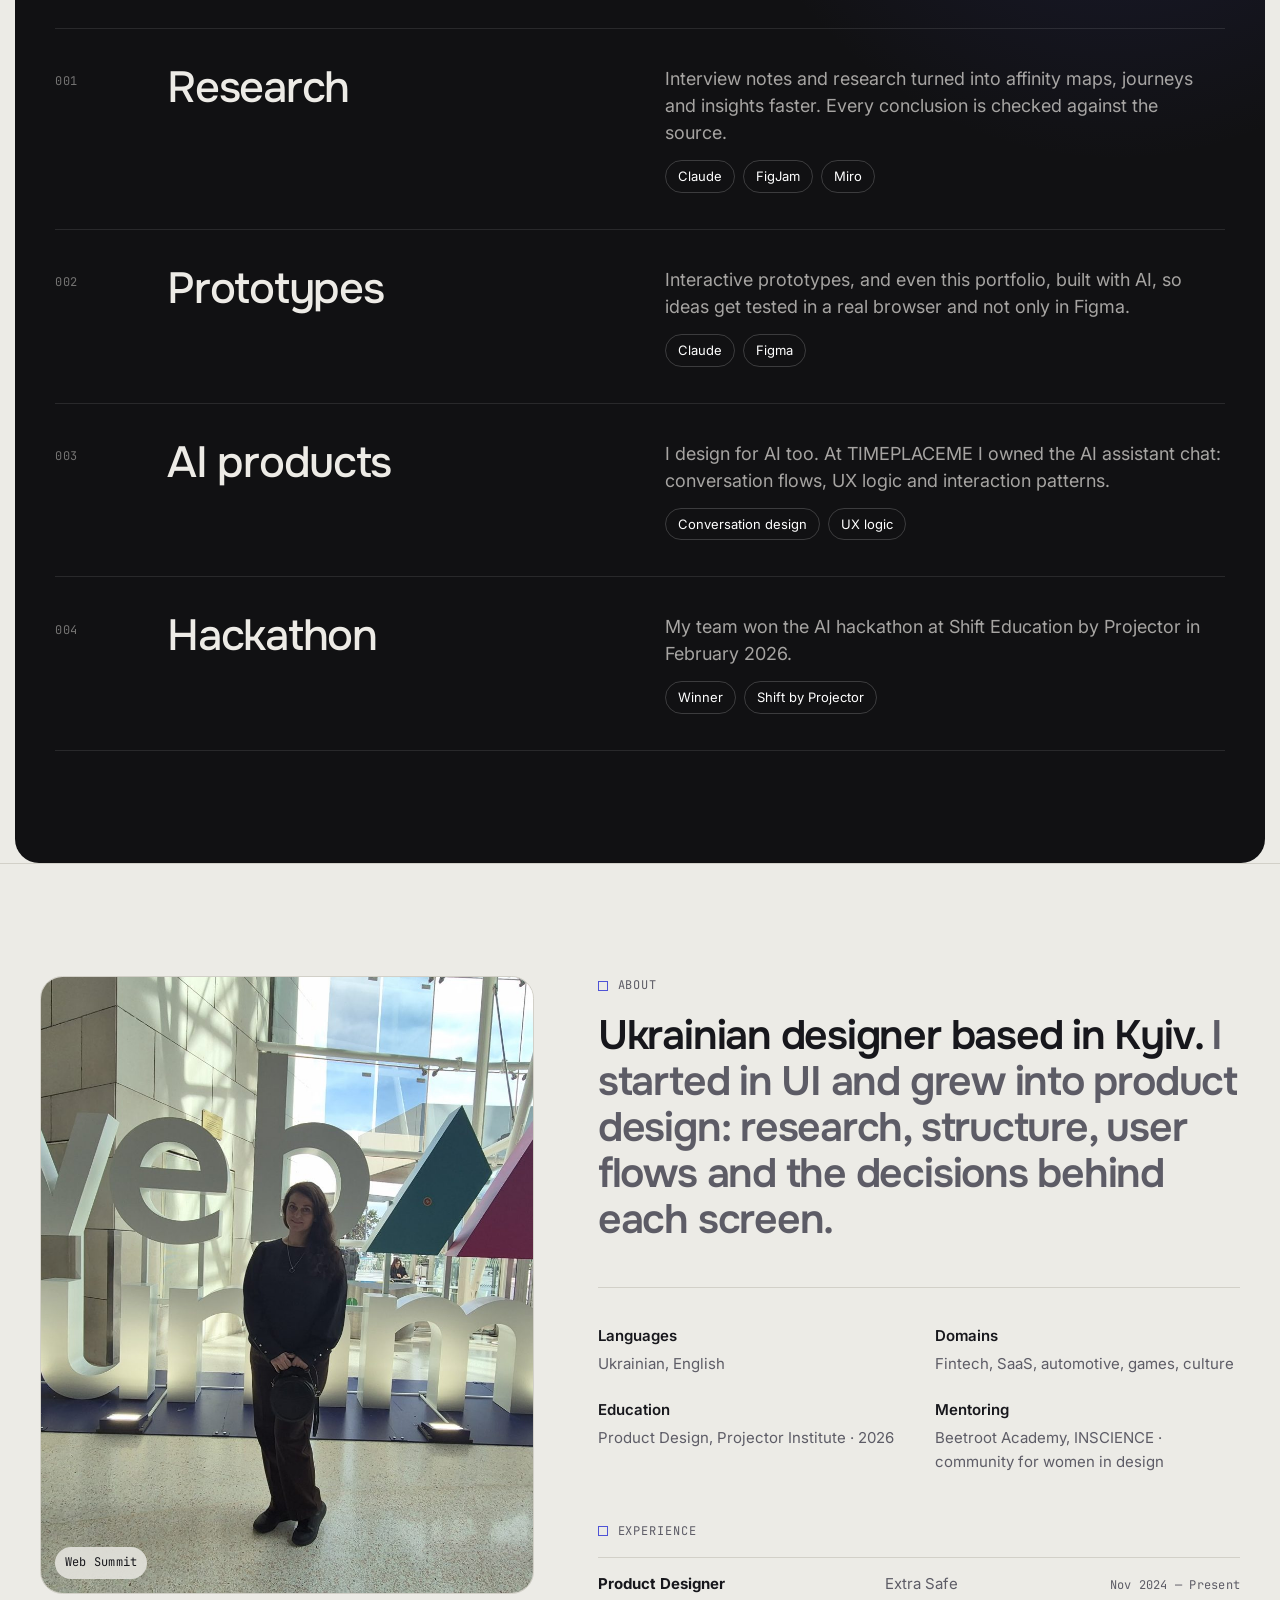
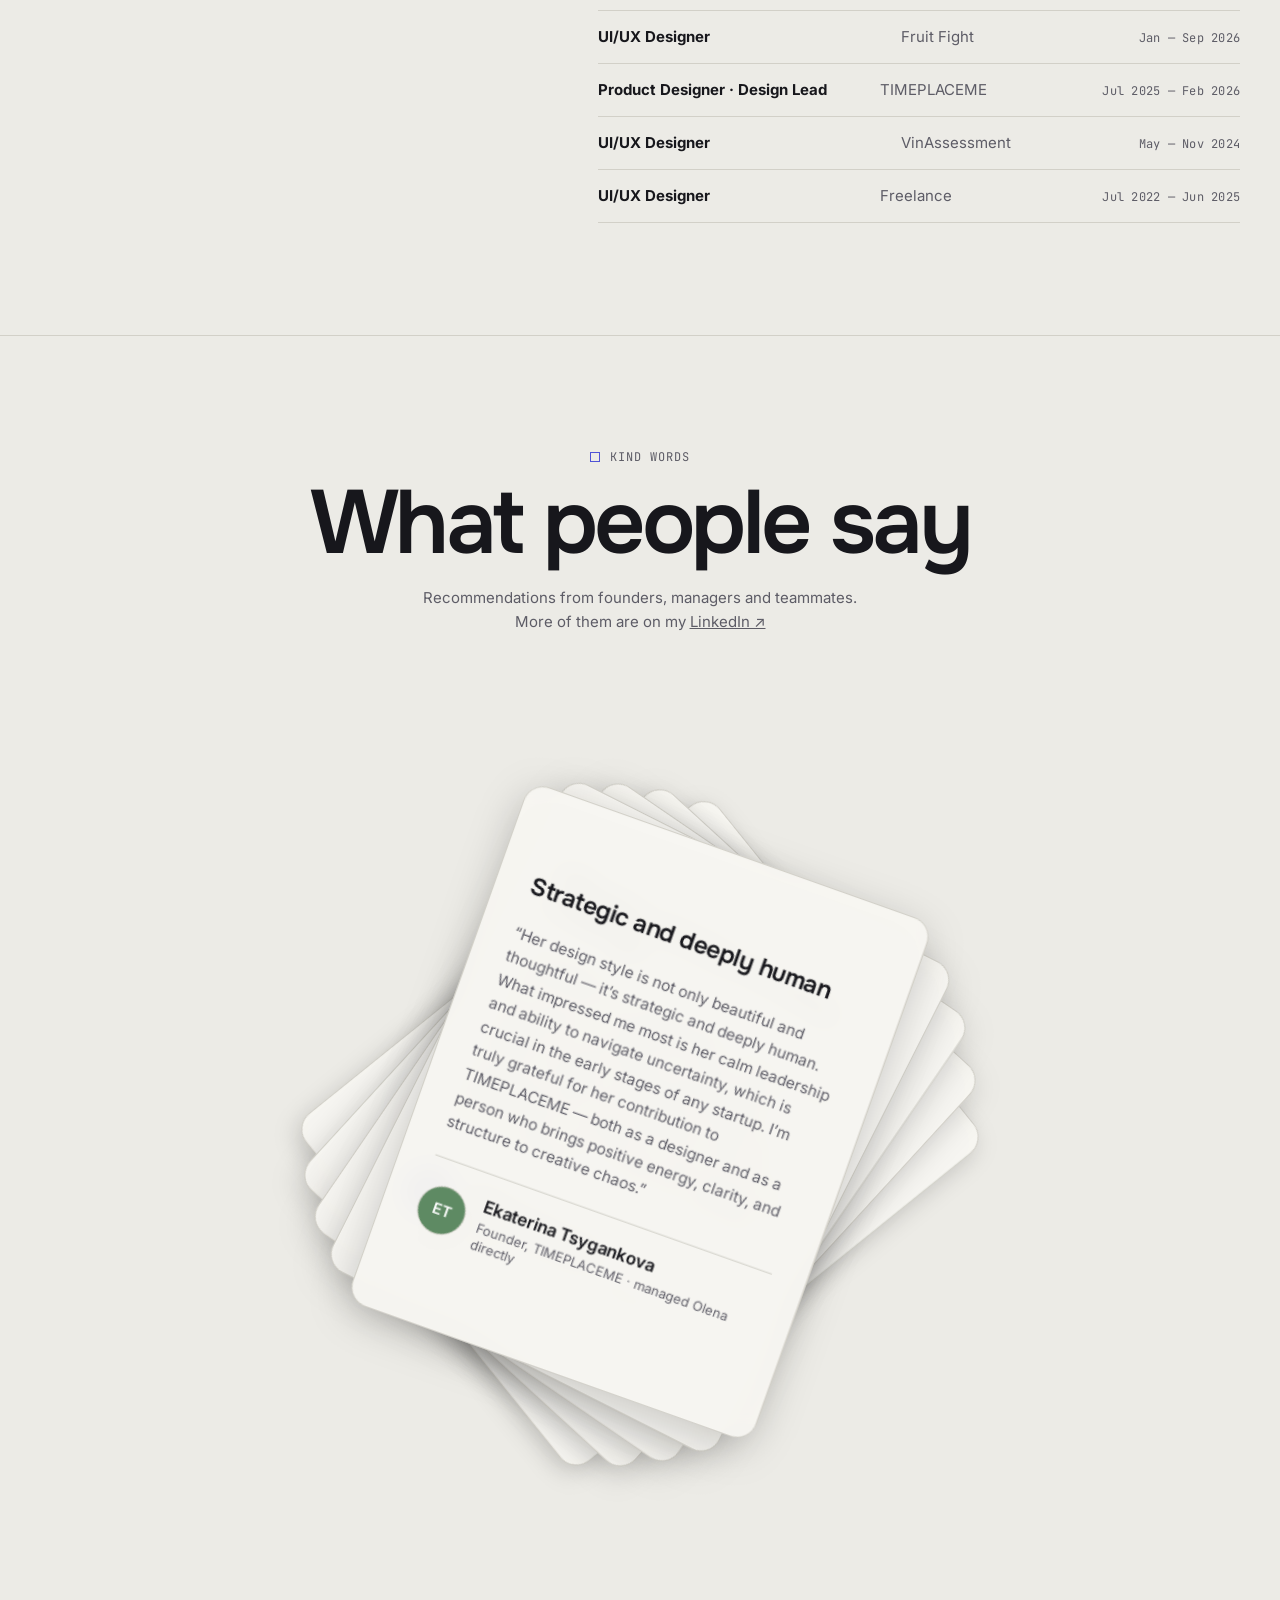
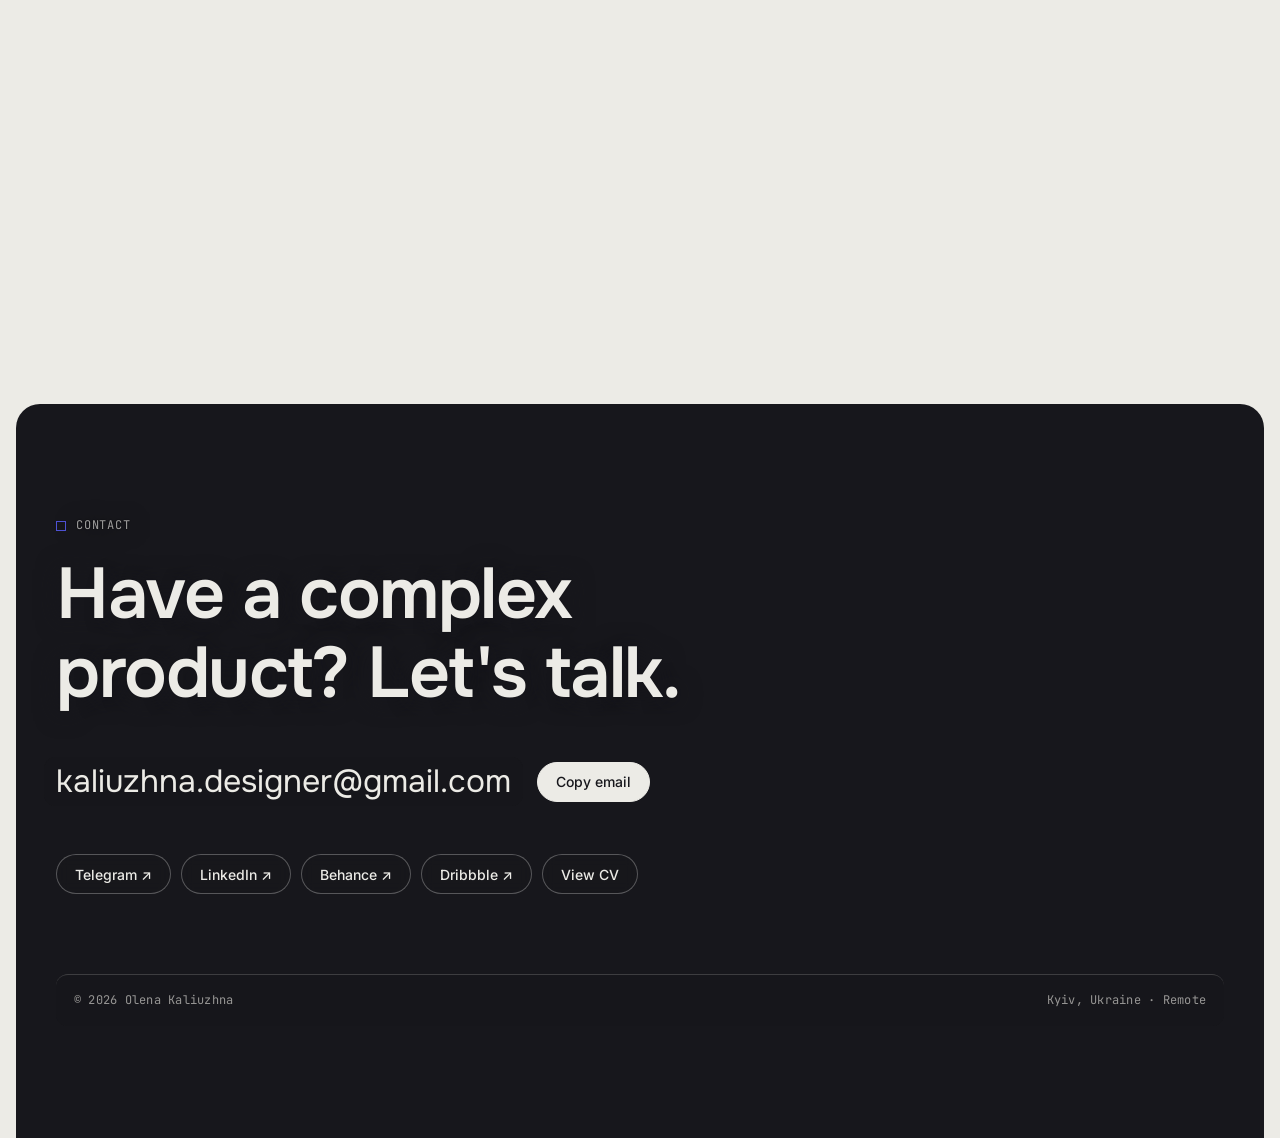
<file: index 4.html>
<!doctype html>
<html lang="en">
<head>
<meta charset="utf-8">
<meta name="viewport" content="width=device-width, initial-scale=1, viewport-fit=cover">
<title>Olena Kaliuzhna — UI/UX Designer</title>
<meta name="description" content="Olena Kaliuzhna, UI/UX Designer with 4+ years in SaaS, fintech and mobile products. Kyiv / Remote.">
<link rel="preconnect" href="https://fonts.googleapis.com">
<link rel="preconnect" href="https://fonts.gstatic.com" crossorigin>
<link rel="stylesheet" href="https://fonts.googleapis.com/css2?family=Inter:wght@400;500;600&family=Onest:wght@500;600&family=JetBrains+Mono:wght@400;500&display=swap">
<link rel="stylesheet" href="styles.css?v=202610061417">
<script>try{var t=localStorage.getItem('ok-theme');if(t)document.documentElement.setAttribute('data-theme',t);}catch(e){}</script>
<link rel="stylesheet" href="onepage.css?v=202610061417">
</head>
<body>
<header class="nav">
  <div class="wrap">
    <a class="brand" href="#top">Olena Kaliuzhna</a>
    <nav class="nav-links" aria-label="Sections"><a href="#work">Projects</a><a href="#ai">AI</a><a href="#about">About</a><a href="#contact">Contact</a></nav>
    <div class="nav-actions">
      <div class="ver-switch" role="group" aria-label="Site version"><span class="vs-opt is-on" aria-current="page" title="Short version"><svg viewBox="0 0 16 16" aria-hidden="true"><rect x="3.5" y="2" width="9" height="12" rx="1.6"/><path d="M6 6h4M6 8.5h2.5"/></svg><span>Short</span></span><a class="vs-opt" href="https://olenakaliuzhnadesigner-product.github.io/portfolio/" title="Full version: all pages and case studies"><svg viewBox="0 0 16 16" aria-hidden="true"><rect x="2" y="4" width="8.5" height="10" rx="1.6"/><path d="M5 4V3.4C5 2.6 5.6 2 6.4 2h6.1c.8 0 1.5.6 1.5 1.4v7.2c0 .8-.7 1.4-1.5 1.4h-2"/></svg><span>Full</span></a></div>
      <button class="btn ghost icon-btn theme-btn" id="theme" type="button" aria-label="Switch colour theme">
        <svg class="i-moon" viewBox="0 0 24 24" fill="none" stroke="currentColor" stroke-width="1.7" stroke-linecap="round" stroke-linejoin="round" aria-hidden="true"><path d="M20.5 14.2A8.5 8.5 0 0 1 9.8 3.5a8.5 8.5 0 1 0 10.7 10.7z"/></svg>
        <svg class="i-sun" viewBox="0 0 24 24" fill="none" stroke="currentColor" stroke-width="1.7" stroke-linecap="round" aria-hidden="true"><circle cx="12" cy="12" r="4.2"/><path d="M12 2.5v2M12 19.5v2M2.5 12h2M19.5 12h2M5.3 5.3l1.4 1.4M17.3 17.3l1.4 1.4M5.3 18.7l1.4-1.4M17.3 6.7l1.4-1.4"/></svg>
      </button>
      <button class="btn" type="button" data-cv><span class="cv-label">View</span> CV</button>
    </div>
  </div>
</header>

<main id="top" class="op-page">
  <section class="hero op-hero">
    <div class="hero-grid"></div>
    <div class="wrap op-hero-in">
      <div class="op-hero-copy">
        <div class="hero-meta">
          <span class="status"><img class="ava" src="avatar.jpg" alt="" width="28" height="28"><i></i>Open to UI/UX &amp; Product Designer roles</span>
        </div>
        <h1 class="op-title">UI/UX Designer</h1>
        <p class="op-name"><span class="sel">Olena Kaliuzhna<span class="box" aria-hidden="true"></span><span class="h" aria-hidden="true"></span><span class="h" aria-hidden="true"></span><span class="h" aria-hidden="true"></span><span class="h" aria-hidden="true"></span><span class="dim" id="dim" aria-hidden="true">320 × 72</span></span></p>
        <p class="op-sub">SaaS, fintech, mobile apps and games.</p>
        <ul class="op-stats" aria-label="In short">
          <li><b>4+</b> years</li><li><b>B2B</b> &amp; B2C</li><li>Kyiv · Remote</li>
        </ul>
        <p class="op-lede"><strong>I make complex products feel simple to use.</strong> Research, user flows, design systems and hand-off, from the first sketch to the App Store. I also mentor designers and lead a community for women in design.</p>
        <div class="hero-cta"><a class="btn btn-lg" href="#work">See projects</a><button class="btn btn-lg ghost" type="button" data-cc aria-haspopup="dialog" aria-controls="cc">Contact me</button></div>
      </div>
      <figure class="op-photo">
        <img src="photo.jpg" alt="Olena Kaliuzhna, UI/UX Designer" width="900" height="1202">
        <figcaption class="mono">Olena Kaliuzhna · Kyiv</figcaption>
      </figure>
    </div>
  </section>
  <section id="work" class="op-work">
    <div class="wrap">
      <div class="op-head"><div class="eyebrow">Selected work</div><h2 class="op-h2">Projects</h2></div>
      <div class="gcase-grid">
      <a class="gcase" href="case-extra-safe.html" style="--tint:#3169CF" aria-label="Extra Safe: A messenger where money moves in chat. Go to project">
        <div class="gcase-img"><img src="extra-safe-card-bg.jpg" alt="" loading="lazy" width="2400" height="1334"></div>
        <div class="gcase-body">
          <div class="gcase-top"><div class="gcase-logo"><svg viewBox="0 0 124 17" fill="currentColor" xmlns="http://www.w3.org/2000/svg" role="img" aria-label="Extra Safe"><defs><linearGradient id="es-g" x1="7.774" x2="7.774" y1="0" y2="16.747" gradientUnits="userSpaceOnUse"><stop stop-color="#3169CF"/><stop offset="1" stop-color="#5AC59C"/></linearGradient></defs><path fill="url(#es-g)" d="m0 0 .016 1.098c.03 1.784.366 4.853 1.994 8.008-.32 1.23-.647 2.453-.966 3.684Q.528 14.762 0 16.747q2.619-1.661 5.25-3.31c.779.74 1.636 1.402 2.524 1.994 1.472-.974 2.858-2.166 3.949-3.521 3.217-4.004 3.77-8.483 3.809-10.804l.015-1.098H0zm10.04 10.547c-.389.483-.84.919-1.285 1.347-.32.273-.646.538-.966.81-.335-.272-.67-.537-1.005-.81-.444-.428-.895-.864-1.285-1.347C3.124 7.595 2.407 4.33 2.22 2.157h11.092c-.18 2.174-.896 5.438-3.272 8.39"/><path d="M24.338 13.36V1.297h7.844V3.13h-5.66v3.274h5.254v1.832h-5.253v3.292h5.707v1.831zM36.237 1.298l2.656 4.417h.094l2.668-4.417h2.491l-3.716 6.03 3.775 6.031h-2.532l-2.686-4.387h-.094l-2.685 4.387h-2.52l3.81-6.03-3.764-6.03zM45.332 3.13V1.298h9.622V3.13h-3.727v10.23h-2.168V3.13zM56.81 13.36V1.297h4.522q1.39 0 2.332.483.95.483 1.432 1.355.488.865.488 2.02 0 1.16-.494 2.014-.489.848-1.443 1.313-.954.46-2.344.46h-3.221V7.127h2.926q.813 0 1.331-.223.519-.23.766-.666.253-.441.253-1.083t-.253-1.096a1.6 1.6 0 0 0-.771-.695q-.52-.24-1.337-.241h-2.003v10.235zm6.23-5.466 2.986 5.465h-2.438l-2.933-5.465zM69.144 13.36h-2.332l4.246-12.062h2.698l4.252 12.061h-2.332l-3.222-9.587h-.094zm.077-4.73h6.36v1.755h-6.36zM90.265 4.614q-.083-.772-.695-1.202-.606-.43-1.579-.43-.683 0-1.172.207-.489.206-.748.56a1.36 1.36 0 0 0-.265.806q0 .377.171.654.177.276.477.47.3.189.666.319.365.13.736.218l1.13.282q.684.16 1.314.43.636.271 1.136.683.507.412.801.996.295.582.295 1.366 0 1.06-.542 1.867-.541.801-1.566 1.254-1.02.448-2.468.448-1.407 0-2.444-.436-1.03-.435-1.614-1.272-.578-.837-.624-2.038h2.15q.046.63.388 1.049.341.417.89.624.553.206 1.236.206.712 0 1.249-.212.542-.218.848-.6a1.45 1.45 0 0 0 .312-.908q-.006-.471-.277-.777-.27-.312-.76-.518a7.3 7.3 0 0 0-1.13-.377l-1.373-.354q-1.49-.383-2.355-1.16-.86-.783-.86-2.079 0-1.065.577-1.867.584-.8 1.584-1.242 1.002-.448 2.268-.448 1.283 0 2.25.448.971.442 1.525 1.23.554.785.57 1.803zM95.834 13.36h-2.332l4.246-12.062h2.697l4.252 12.061h-2.332l-3.221-9.587h-.094zm.077-4.73h6.36v1.755h-6.36zM106.286 13.36V1.297h7.727V3.13h-5.542v3.274h5.012v1.832h-5.012v5.123zM116.003 13.36V1.297h7.845V3.13h-5.66v3.274h5.253v1.832h-5.253v3.292h5.707v1.831z"/></svg></div><span class="op-metric"><b>770K+</b> app downloads</span></div>
          <h2>A messenger where money moves in chat</h2>
          <div class="gcase-tags"><span>Websites</span><span>App flows</span><span>Design system</span><span>2024 — now</span></div>
          <span class="gcase-btn">Go to project <i aria-hidden="true">→</i></span>
        </div>
      </a>
      <a class="gcase" href="case-timeplaceme.html" style="--tint:#8BC34A" aria-label="TIMEPLACEME, Inc: A social gifting marketplace with an AI assistant. Go to project">
        <div class="gcase-img"><img src="tpm-card-bg-v2.jpg" alt="" loading="lazy" width="2400" height="1334"></div>
        <div class="gcase-body">
          <div class="gcase-top"><div class="gcase-logo"><img src="timeplaceme.png" alt="TIMEPLACEME, Inc" class="proj-logo-img"></div><span class="op-metric"><b>5</b> designers led</span></div>
          <h2>A social gifting marketplace with an AI assistant</h2>
          <div class="gcase-tags"><span>Mobile app</span><span>AI chat UX</span><span>Design lead</span><span>2025 — 2026</span></div>
          <span class="gcase-btn">Go to project <i aria-hidden="true">→</i></span>
        </div>
      </a>
      <a class="gcase" href="case-vinassessment.html" style="--tint:#EA5557" aria-label="VinAssessment: Car history a dealer can read in seconds. Go to project">
        <div class="gcase-img"><img src="vin-card-bg.jpg" alt="" loading="lazy" width="2400" height="1334"></div>
        <div class="gcase-body">
          <div class="gcase-top"><div class="gcase-logo"><svg viewBox="0 0 223 34" fill="currentColor" xmlns="http://www.w3.org/2000/svg" role="img" aria-label="VinAssessment"><path d="M1 33L43 33" stroke="#EA5557" stroke-width="1.5" stroke-linecap="round" fill="none"/><path d="M4.4 27.8L1 0.2H6.2L8.3 19L10 0.2H15.3L11.9 27.8H4.4Z"/><path d="M18.4 27.8V0.3H23.7V27.8H18.4Z"/><path d="M27.7 27.8V0.3H33.3L35.8 13.4V0.3H41.2V27.8H35.8L33 14V27.8H27.7Z"/><path d="M53.9 27.8L56.5 0.3H65.9L68.5 27.8H63.3L62.9 23.3H59.6L59.2 27.8H53.9ZM59.9 18.9H62.4L61.2 4.9H61L59.9 18.9Z"/><path d="M78.4 28C75.9 28 74.1 27.4 73 26.1C71.9 24.9 71.3 22.9 71.3 20.2V17.5H76.8V20.9C76.8 21.5 76.9 22 77.1 22.4C77.3 22.8 77.6 22.9 78.1 22.9C78.6 22.9 78.9 22.8 79.1 22.5C79.3 22.2 79.4 21.7 79.4 21.1C79.4 20.2 79.3 19.5 79.2 19C79 18.4 78.7 17.8 78.3 17.3C77.9 16.8 77.3 16.2 76.6 15.5L74.1 13.2C72.3 11.4 71.3 9.4 71.3 7.2C71.3 4.9 71.9 3.1 73 1.8C74.1 0.6 75.6 0 77.7 0C80.2 0 82 0.7 83.1 2C84.1 3.4 84.7 5.4 84.7 8.1H79.1V6.3C79.1 5.9 79 5.6 78.7 5.4C78.5 5.2 78.2 5.1 77.9 5.1C77.4 5.1 77.1 5.2 76.9 5.4C76.7 5.7 76.6 6 76.6 6.4C76.6 6.8 76.7 7.2 76.9 7.6C77.1 8.1 77.5 8.6 78.2 9.2L81.3 12.2C82 12.8 82.6 13.5 83.1 14.1C83.6 14.8 84 15.6 84.4 16.5C84.7 17.4 84.8 18.5 84.8 19.7C84.8 22.3 84.4 24.3 83.4 25.8C82.5 27.3 80.8 28 78.4 28Z"/><path d="M95 28C92.5 28 90.7 27.4 89.5 26.1C88.4 24.9 87.9 22.9 87.9 20.2V17.5H93.3V20.9C93.3 21.5 93.4 22 93.6 22.4C93.8 22.8 94.1 22.9 94.6 22.9C95.1 22.9 95.5 22.8 95.7 22.5C95.9 22.2 96 21.7 96 21.1C96 20.2 95.9 19.5 95.7 19C95.5 18.4 95.2 17.8 94.8 17.3C94.4 16.8 93.9 16.2 93.1 15.5L90.7 13.2C88.8 11.4 87.9 9.4 87.9 7.2C87.9 4.9 88.4 3.1 89.5 1.8C90.6 0.6 92.2 0 94.2 0C96.8 0 98.6 0.7 99.6 2C100.7 3.4 101.2 5.4 101.2 8.1H95.6V6.3C95.6 5.9 95.5 5.6 95.3 5.4C95.1 5.2 94.8 5.1 94.4 5.1C94 5.1 93.7 5.2 93.5 5.4C93.3 5.7 93.2 6 93.2 6.4C93.2 6.8 93.3 7.2 93.5 7.6C93.7 8.1 94.1 8.6 94.7 9.2L97.9 12.2C98.5 12.8 99.1 13.5 99.6 14.1C100.2 14.8 100.6 15.6 100.9 16.5C101.2 17.4 101.4 18.5 101.4 19.7C101.4 22.3 100.9 24.3 100 25.8C99 27.3 97.3 28 95 28Z"/><path d="M105 27.8V0.3H116V5.6H110.6V10.9H115.8V16.1H110.6V22.4H116.4V27.8H105Z"/><path d="M126.5 28C124 28 122.1 27.4 121 26.1C119.9 24.9 119.4 22.9 119.4 20.2V17.5H124.8V20.9C124.8 21.5 124.9 22 125.1 22.4C125.3 22.8 125.6 22.9 126.1 22.9C126.6 22.9 127 22.8 127.1 22.5C127.3 22.2 127.4 21.7 127.4 21.1C127.4 20.2 127.4 19.5 127.2 19C127 18.4 126.7 17.8 126.3 17.3C125.9 16.8 125.3 16.2 124.6 15.5L122.1 13.2C120.3 11.4 119.4 9.4 119.4 7.2C119.4 4.9 119.9 3.1 121 1.8C122.1 0.6 123.7 0 125.7 0C128.3 0 130 0.7 131.1 2C132.2 3.4 132.7 5.4 132.7 8.1H127.1V6.3C127.1 5.9 127 5.6 126.8 5.4C126.6 5.2 126.3 5.1 125.9 5.1C125.5 5.1 125.1 5.2 124.9 5.4C124.7 5.7 124.6 6 124.6 6.4C124.6 6.8 124.7 7.2 125 7.6C125.2 8.1 125.6 8.6 126.2 9.2L129.4 12.2C130 12.8 130.6 13.5 131.1 14.1C131.6 14.8 132.1 15.6 132.4 16.5C132.7 17.4 132.9 18.5 132.9 19.7C132.9 22.3 132.4 24.3 131.4 25.8C130.5 27.3 128.8 28 126.5 28Z"/><path d="M143 28C140.5 28 138.7 27.4 137.6 26.1C136.5 24.9 135.9 22.9 135.9 20.2V17.5H141.4V20.9C141.4 21.5 141.4 22 141.6 22.4C141.8 22.8 142.2 22.9 142.7 22.9C143.2 22.9 143.5 22.8 143.7 22.5C143.9 22.2 144 21.7 144 21.1C144 20.2 143.9 19.5 143.7 19C143.6 18.4 143.3 17.8 142.9 17.3C142.4 16.8 141.9 16.2 141.2 15.5L138.7 13.2C136.8 11.4 135.9 9.4 135.9 7.2C135.9 4.9 136.5 3.1 137.5 1.8C138.6 0.6 140.2 0 142.3 0C144.8 0 146.6 0.7 147.6 2C148.7 3.4 149.2 5.4 149.2 8.1H143.6V6.3C143.6 5.9 143.5 5.6 143.3 5.4C143.1 5.2 142.8 5.1 142.4 5.1C142 5.1 141.7 5.2 141.5 5.4C141.3 5.7 141.2 6 141.2 6.4C141.2 6.8 141.3 7.2 141.5 7.6C141.7 8.1 142.1 8.6 142.7 9.2L145.9 12.2C146.5 12.8 147.1 13.5 147.7 14.1C148.2 14.8 148.6 15.6 148.9 16.5C149.3 17.4 149.4 18.5 149.4 19.7C149.4 22.3 148.9 24.3 148 25.8C147 27.3 145.4 28 143 28Z"/><path d="M153 27.8V0.3H161.4L163.7 17L166 0.3H174.5V27.8H169.4V7.9L166.3 27.8H161.3L158 7.9V27.8H153Z"/><path d="M178.7 27.8V0.3H189.7V5.6H184.3V10.9H189.4V16.1H184.3V22.4H190V27.8H178.7Z"/><path d="M193.6 27.8V0.3H199.3L201.8 13.4V0.3H207.1V27.8H201.7L199 14V27.8H193.6Z"/><path d="M213.7 27.8V5.5H210.4V0.3H222.4V5.5H219.2V27.8H213.7Z"/></svg></div><span class="op-metric"><b>3</b> products + Chrome extension</span></div>
          <h2>Car history a dealer can read in seconds</h2>
          <div class="gcase-tags"><span>SaaS</span><span>Chrome extension</span><span>B2B &amp; B2C</span><span>2024</span></div>
          <span class="gcase-btn">Go to project <i aria-hidden="true">→</i></span>
        </div>
      </a>
      <a class="gcase" href="case-fruit-fight.html" style="--tint:#F5B800" aria-label="Fruit Fight: Real cards that come alive on your phone. Go to project">
        <div class="gcase-img"><img src="ff-card-bg-v2.jpg" alt="" loading="lazy" width="2400" height="1334"></div>
        <div class="gcase-body">
          <div class="gcase-top"><div class="gcase-logo"><img src="fruit-fight.png" alt="Fruit Fight" class="proj-logo-img"></div><span class="op-metric"><b>9</b> months to the App Store</span></div>
          <h2>Real cards that come alive on your phone</h2>
          <div class="gcase-tags"><span>Mobile game</span><span>Solo designer</span><span>Hebrew RTL + English</span><span>2026</span></div>
          <span class="gcase-btn">Go to project <i aria-hidden="true">→</i></span>
        </div>
      </a>
      <a class="gcase" href="case-novakivsky.html" style="--tint:#B08D57" aria-label="Novakivsky Art Gallery: A website worthy of Ukraine&#x27;s Van Gogh. Go to project">
        <div class="gcase-img"><img src="nv-card-bg.jpg" alt="" loading="lazy" width="2400" height="1334"></div>
        <div class="gcase-body">
          <div class="gcase-top"><div class="gcase-logo"><img src="novakivsky.png" alt="Novakivsky Art Gallery" class="proj-logo-img"></div><span class="op-metric"><b>1</b> artist’s legacy online</span></div>
          <h2>A website worthy of Ukraine&#x27;s Van Gogh</h2>
          <div class="gcase-tags"><span>Culture</span><span>Website</span><span>Redesign</span><span>Dec 2023</span></div>
          <span class="gcase-btn">Go to project <i aria-hidden="true">→</i></span>
        </div>
      </a>
      </div>
    </div>
  </section>
  <section id="ai" class="op-ai">
    <div class="wrap">
      <div class="eyebrow">How I work with AI</div>
      <h2 class="op-ai-title">AI speeds up the work.<span>People make the decisions.</span></h2>
      <ol class="op-ai-list">
        <li class="op-ai-row"><span class="mono">001</span><h3>Research</h3><div><p>Interview notes and research turned into affinity maps, journeys and insights faster. Every conclusion is checked against the source.</p><div class="op-chips"><span>Claude</span><span>FigJam</span><span>Miro</span></div></div></li>
        <li class="op-ai-row"><span class="mono">002</span><h3>Prototypes</h3><div><p>Interactive prototypes, and even this portfolio, built with AI, so ideas get tested in a real browser and not only in Figma.</p><div class="op-chips"><span>Claude</span><span>Figma</span></div></div></li>
        <li class="op-ai-row"><span class="mono">003</span><h3>AI products</h3><div><p>I design for AI too. At TIMEPLACEME I owned the AI assistant chat: conversation flows, UX logic and interaction patterns.</p><div class="op-chips"><span>Conversation design</span><span>UX logic</span></div></div></li>
        <li class="op-ai-row"><span class="mono">004</span><h3>Hackathon</h3><div><p>My team won the AI hackathon at Shift Education by Projector in February 2026.</p><div class="op-chips"><span>Winner</span><span>Shift by Projector</span></div></div></li>
      </ol>
    </div>
  </section>
  <section id="about" class="op-about">
    <div class="wrap op-about-in">
      <figure class="op-about-photo"><img src="gal-10.jpg" alt="Olena at Web Summit" loading="lazy"><figcaption class="mono">Web Summit</figcaption></figure>
      <div class="op-about-copy">
        <div class="eyebrow">About</div>
        <p class="op-about-lead">Ukrainian designer based in Kyiv. <span>I started in UI and grew into product design: research, structure, user flows and the decisions behind each screen.</span></p>
        <dl class="op-facts">
          <div><dt>Languages</dt><dd>Ukrainian, English</dd></div>
          <div><dt>Domains</dt><dd>Fintech, SaaS, automotive, games, culture</dd></div>
          <div><dt>Education</dt><dd>Product Design, Projector Institute · 2026</dd></div>
          <div><dt>Mentoring</dt><dd>Beetroot Academy, INSCIENCE · community for women in design</dd></div>
        </dl>
        <div class="op-xp"><div class="eyebrow">Experience</div><ul><li><b>Product Designer</b><span>Extra Safe</span><span class="mono">Nov 2024 — Present</span></li><li><b>UI/UX Designer</b><span>Fruit Fight</span><span class="mono">Jan — Sep 2026</span></li><li><b>Product Designer · Design Lead</b><span>TIMEPLACEME</span><span class="mono">Jul 2025 — Feb 2026</span></li><li><b>UI/UX Designer</b><span>VinAssessment</span><span class="mono">May — Nov 2024</span></li><li><b>UI/UX Designer</b><span>Freelance</span><span class="mono">Jul 2022 — Jun 2025</span></li></ul></div>
      </div>
    </div>
  </section>
  <section id="kind-words" class="op-stack">
    <div class="wrap op-stack-head">
      <div class="eyebrow">Kind words</div>
      <h2 class="op-h2">What people say</h2>
      <p>Recommendations from founders, managers and teammates. More of them are on my <a href="https://www.linkedin.com/in/kaliuzhnaolena/details/recommendations/" target="_blank" rel="noopener">LinkedIn ↗</a></p>
    </div>
    <div class="cs-scroll" data-cards-stack style="--n:5">
      <div class="cs-sticky">
        <div class="cs-cards">
          <article class="cs-card" data-i="0" aria-labelledby="cs-0-name">
            <span class="cs-head">Strategic and deeply human</span>
            <blockquote class="cs-quote"><p>“Her design style is not only beautiful and thoughtful — it’s strategic and deeply human. What impressed me most is her calm leadership and ability to navigate uncertainty, which is crucial in the early stages of any startup. I’m truly grateful for her contribution to TIMEPLACEME — both as a designer and as a person who brings positive energy, clarity, and structure to creative chaos.”</p></blockquote>
            <footer class="cs-who"><span class="cs-ava" style="--tone:#5E8A63" aria-hidden="true">ET</span><span><b id="cs-0-name">Ekaterina Tsygankova</b><small>Founder, TIMEPLACEME · managed Olena directly</small></span></footer>
          </article>
          <article class="cs-card" data-i="1" aria-labelledby="cs-1-name">
            <span class="cs-head">Effective solutions to every challenge</span>
            <blockquote class="cs-quote"><p>“Throughout our collaboration, I never once felt that her lack of experience held us back — on the contrary, she always found effective solutions to every challenge we faced. Her mastery of Figma was impressive. She will not only elevate your project to a new level but also bring kindness, care, and genuine inspiration into your workflow.”</p></blockquote>
            <footer class="cs-who"><span class="cs-ava" style="--tone:#4F53D6" aria-hidden="true">AK</span><span><b id="cs-1-name">Andriy Kondzolko</b><small>CTO, VinAssessment · managed Olena directly</small></span></footer>
          </article>
          <article class="cs-card" data-i="2" aria-labelledby="cs-2-name">
            <span class="cs-head">Creativity, structure and reliability</span>
            <blockquote class="cs-quote"><p>“Lena is one of those rare professionals who combines creativity, structure, and reliability in her work. What stands out most is her ability to approach tasks from a product perspective, focusing not only on visuals but also on usability and real user needs.”</p></blockquote>
            <footer class="cs-who"><span class="cs-ava" style="--tone:#A9864F" aria-hidden="true">GT</span><span><b id="cs-2-name">Giorgi Tediashvili</b><small>Marketing Communications · same team</small></span></footer>
          </article>
          <article class="cs-card" data-i="3" aria-labelledby="cs-3-name">
            <span class="cs-head">Visually appealing and highly functional</span>
            <blockquote class="cs-quote"><p>“Lena has strong technical skills, creates precise prototypes, and selects references that align perfectly with the project’s needs. The designs she delivers are not only visually appealing but also highly functional, driving real improvements in conversion rates.”</p></blockquote>
            <footer class="cs-who"><span class="cs-ava" style="--tone:#B5636E" aria-hidden="true">IS</span><span><b id="cs-3-name">Iryna Shovkun</b><small>Senior Project Manager · managed Olena directly</small></span></footer>
          </article>
          <article class="cs-card" data-i="4" aria-labelledby="cs-4-name">
            <span class="cs-head">Fresh ideas and a creative approach</span>
            <blockquote class="cs-quote"><p>“She’s an incredible UI/UX specialist who always brings fresh ideas and a creative approach to her work. I really appreciate how attentive she is to details and always tries to understand the needs of users. Her responsibility and organisation are truly impressive.”</p></blockquote>
            <footer class="cs-who"><span class="cs-ava" style="--tone:#3F7FB0" aria-hidden="true">AS</span><span><b id="cs-4-name">Alina Sokur</b><small>Product / Project Manager · same team</small></span></footer>
          </article>
        </div>
      </div>
    </div>
  </section>
  <section id="contact" class="contact">
    <div class="ballpit" data-ballpit aria-hidden="true"></div>
    <div class="wrap">
      <div class="eyebrow">Contact</div>
      <h2>Have a complex product? Let's talk.</h2>
      <div class="mail-row">
        <span class="mail" id="mail">kaliuzhna.designer@gmail.com</span>
        <button class="btn" id="copy" type="button">Copy email</button>
        <span class="toast mono" id="toast" aria-live="polite"></span>
      </div>
      <div class="socials">
        <a class="btn ghost" href="https://t.me/kaliuzhnaolena" target="_blank" rel="noopener">Telegram ↗</a>
        <a class="btn ghost" href="https://www.linkedin.com/in/kaliuzhnaolena/" target="_blank" rel="noopener">LinkedIn ↗</a>
        <a class="btn ghost" href="https://www.behance.net/kaliuzhnaolena" target="_blank" rel="noopener">Behance ↗</a>
        <a class="btn ghost" href="https://dribbble.com/Kaliuzhna" target="_blank" rel="noopener">Dribbble ↗</a>
        <button class="btn ghost" type="button" data-cv>View CV</button>
      </div>
      <div class="foot mono"><span>© 2026 Olena Kaliuzhna</span><span>Kyiv, Ukraine · Remote</span></div>
    </div>
  </section>
</main>
<div class="cv-view" id="cv-view" role="dialog" aria-modal="true" aria-label="CV of Olena Kaliuzhna" hidden>
  <div class="cv-panel">
    <div class="cv-bar">
      <span class="mono">CV · Olena Kaliuzhna · Product Designer</span>
      <a class="btn ghost" href="cv.pdf" download="Olena_Kaliuzhna_CV.pdf" target="_blank" rel="noopener">Download PDF</a>
      <button class="btn icon-btn" type="button" id="cv-close" aria-label="Close CV">✕</button>
    </div>
    <div class="cv-scroll"><img src="cv.jpg" alt="CV of Olena Kaliuzhna, Product Designer: contacts, skills, experience, education" loading="lazy" width="1500" height="2725"></div>
  </div>
</div>
<div class="cc-layer" id="cc" hidden>
  <div class="cc-backdrop" data-cc-close></div>
  <div class="cc-tilt">
  <div class="cc-card" role="dialog" aria-modal="true" aria-labelledby="cc-name">
    <button class="cc-close" type="button" data-cc-close aria-label="Close contacts"><svg viewBox="0 0 24 24" aria-hidden="true"><path d="M6 6l12 12M18 6L6 18" stroke="currentColor" stroke-width="1.8" stroke-linecap="round"/></svg></button>
    <div class="cc-head">
      <img src="avatar.jpg" alt="" width="64" height="64">
      <div><h2 id="cc-name">Olena</h2><p>Product Designer · Mentor</p></div>
    </div>
    <div class="cc-list">
      <a class="cc-row" href="mailto:kaliuzhna.designer@gmail.com"><svg viewBox="0 0 24 24" aria-hidden="true"><rect x="3" y="5.5" width="18" height="13" rx="2.5"/><path d="M4 7.5l8 5.5 8-5.5"/></svg><span><b>Email</b><small>kaliuzhna.designer@gmail.com</small></span><i aria-hidden="true">↗</i></a>
      <a class="cc-row" href="https://t.me/kaliuzhnaolena" target="_blank" rel="noopener"><svg viewBox="0 0 24 24" aria-hidden="true"><path d="M21 4L3 11.2l6.2 2.3L18 7.5l-6.8 7.3.3 5.2 3.2-3.6 4.1 3z"/></svg><span><b>Telegram</b><small>@kaliuzhnaolena</small></span><i aria-hidden="true">↗</i></a>
      <a class="cc-row" href="https://www.linkedin.com/in/kaliuzhnaolena/" target="_blank" rel="noopener"><svg viewBox="0 0 24 24" aria-hidden="true"><rect x="3" y="3" width="18" height="18" rx="3"/><path d="M7.5 10.5v6M7.5 7.6v.1M11 16.5v-6M11 13.2c0-1.6 1-2.7 2.5-2.7s2.5 1 2.5 2.7v3.3"/></svg><span><b>LinkedIn</b><small>in/kaliuzhnaolena</small></span><i aria-hidden="true">↗</i></a>
    </div>
    <p class="cc-note">Open to product design roles, freelance projects and teams building products people trust.</p>
  </div>
  </div>
</div>
<a class="op-sayhi" href="#contact" aria-label="Say hi to Olena"><img src="avatar.jpg" alt="" width="44" height="44"><span><small>UI/UX Designer</small><b>Olena</b></span><i>Say hi</i></a>
<script>(function(){var b=document.querySelector('.op-sayhi'),c=document.getElementById('contact');if(!b||!c||!('IntersectionObserver' in window))return;new IntersectionObserver(function(e){b.classList.toggle('is-hidden',e[0].isIntersecting);}).observe(c);})();</script>
<script src="confetti.js"></script>
<script src="main.js"></script>
<script src="testimonials.js"></script>
<script src="ballpit.js" defer></script>
<script src="cardstack.js" defer></script>
</body>
</html>
</file>
<file: styles.css>
/* Layout: a designer's canvas — warm grey "artboard" ground, Figma-style selection frame in the hero,
   mono measurement labels as the recurring detail, content in a 1160px column. */
:root{
  --paper:#ECEBE6; --surface:#F7F6F2; --ink:#17171C; --muted:#5D5C66; --line:#D2D0C8;
  --accent:#4F53D6; --accent-ink:#FFFFFF; --accent-soft:#DCDDF8; --sage-soft:#D6E0D1; --sand-soft:#E6DCC7;
  --shade:rgba(23,23,28,.06);
  --f-display:"Onest",system-ui,-apple-system,"Segoe UI",sans-serif;
  --f-body:"Inter",system-ui,-apple-system,"Segoe UI",sans-serif;
  --f-mono:"JetBrains Mono",ui-monospace,"SFMono-Regular",Menlo,monospace;
  --s-1:.75rem; --s0:.9375rem; --s1:1.125rem; --s2:1.5rem; --s3:2.25rem; --s4:clamp(2.25rem,5.6vw,4.5rem);
  --wrap:1520px; --r:14px;
}
@media (prefers-color-scheme:dark){:root:not([data-theme="light"]){
  --paper:#131211; --surface:#1C1B19; --ink:#EDEBE6; --muted:#A3A09A; --line:#302E2B;
  --accent:#9A9DFF; --accent-ink:#131211; --accent-soft:#272846; --sage-soft:#222C20; --sand-soft:#332D22;
  --shade:rgba(0,0,0,.35); color-scheme:dark}}
:root[data-theme="dark"]{
  --paper:#131211; --surface:#1C1B19; --ink:#EDEBE6; --muted:#A3A09A; --line:#302E2B;
  --accent:#9A9DFF; --accent-ink:#131211; --accent-soft:#272846; --sage-soft:#222C20; --sand-soft:#332D22;
  --shade:rgba(0,0,0,.35); color-scheme:dark}

*{box-sizing:border-box}
html{scroll-behavior:smooth}
body{margin:0;background:var(--paper);color:var(--ink);font-family:var(--f-body);font-size:var(--s0);line-height:1.6;-webkit-font-smoothing:antialiased}
a{color:inherit}
:focus-visible{outline:2px solid var(--accent);outline-offset:3px;border-radius:4px}
.wrap{max-width:var(--wrap);margin:0 auto;padding-inline:clamp(16px,4vw,40px)}
.mono{font-family:var(--f-mono);font-size:var(--s-1);letter-spacing:.02em}
.eyebrow{font-family:var(--f-mono);font-size:var(--s-1);letter-spacing:.08em;text-transform:uppercase;color:var(--muted);display:flex;align-items:center;gap:.6rem}
.eyebrow::before{content:"";width:8px;height:8px;border:1.5px solid var(--accent);background:var(--paper)}
h1,h2,h3{font-family:var(--f-display);font-weight:600;line-height:1.1;margin:0;text-wrap:balance;letter-spacing:-.02em}
h2{font-size:var(--s3)}
h3{font-size:var(--s1);font-weight:500}
p{margin:0}
section{padding-block:clamp(64px,9vw,112px);border-top:1px solid var(--line)}
.sec-head{display:grid;grid-template-columns:minmax(0,1fr) minmax(0,1.4fr);gap:24px 48px;align-items:end;margin-bottom:48px}
.sec-head p{color:var(--muted);max-width:52ch}

/* nav */
.nav{position:sticky;top:env(safe-area-inset-top,0px);z-index:20;background:color-mix(in srgb,var(--paper) 86%,transparent);backdrop-filter:blur(10px);-webkit-backdrop-filter:blur(10px);border-bottom:1px solid var(--line)}
.nav .wrap{display:flex;align-items:center;gap:24px;height:64px}
.brand{font-family:var(--f-display);font-weight:500;font-size:var(--s0);text-decoration:none;white-space:nowrap}
.nav-links{display:flex;gap:22px;margin-left:auto}
.nav-links a{text-decoration:none;color:var(--muted);font-size:.875rem}
.nav-links a:hover{color:var(--ink)}
.coords{color:var(--muted);min-width:11ch;font-variant-numeric:tabular-nums}
.nav-actions{display:flex;gap:8px;align-items:center}
.btn{display:inline-flex;align-items:center;gap:.5rem;height:40px;padding:0 18px;border-radius:999px;font:500 .875rem var(--f-body);text-decoration:none;border:1px solid var(--ink);background:var(--ink);color:var(--paper);cursor:pointer;transition:transform .2s ease,background .2s ease}
.btn:hover{transform:translateY(-1px)}
.btn.ghost{background:transparent;color:var(--ink);border-color:var(--line)}
.btn.ghost:hover{border-color:var(--ink)}
.icon-btn{width:40px;padding:0;justify-content:center}
.icon-btn svg{width:18px;height:18px}

/* hero */
.hero{padding-block:clamp(56px,9vw,120px) clamp(56px,7vw,88px);border-top:0;position:relative;overflow:hidden}
.hero-grid{position:absolute;inset:0;background-image:radial-gradient(var(--line) 1px,transparent 1px);background-size:24px 24px;mask-image:linear-gradient(to bottom,#000 30%,transparent 95%);-webkit-mask-image:linear-gradient(to bottom,#000 30%,transparent 95%);pointer-events:none}
.hero .wrap{position:relative}
.hero-meta{display:flex;flex-wrap:wrap;gap:10px 20px;align-items:center;margin-bottom:36px}
.status{display:inline-flex;align-items:center;gap:8px;padding:6px 12px;border:1px solid var(--line);border-radius:999px;background:var(--surface);font-size:.8125rem}
.status i{width:8px;height:8px;border-radius:50%;background:#3E9B5A;box-shadow:0 0 0 4px color-mix(in srgb,#3E9B5A 22%,transparent)}
.hero h1{font-size:var(--s4);max-width:17ch;font-weight:600}
.sel{position:relative;display:inline-block;padding:0 .12em;color:var(--accent)}
.sel .box{position:absolute;inset:-.04em -.02em -.02em;border:1.5px solid var(--accent);pointer-events:none;animation:draw 1s .3s ease-out both}
.sel .h{position:absolute;width:9px;height:9px;background:var(--paper);border:1.5px solid var(--accent);animation:pop .3s 1.1s ease-out both}
.sel .h:nth-of-type(2){left:-5px;top:-5px}.sel .h:nth-of-type(3){right:-5px;top:-5px}
.sel .h:nth-of-type(4){left:-5px;bottom:-5px}.sel .h:nth-of-type(5){right:-5px;bottom:-5px}
.sel .dim{position:absolute;left:50%;top:-2.6em;transform:translateX(-50%);font:500 .6875rem/1 var(--f-mono);letter-spacing:.02em;background:var(--accent);color:var(--accent-ink);padding:4px 6px;border-radius:4px;white-space:nowrap;animation:pop .3s 1.2s ease-out both}
.cursor{position:absolute;right:-3.4em;top:-1.5em;display:flex;align-items:flex-start;gap:2px;font:500 .75rem/1 var(--f-body);animation:glide 1.4s .2s cubic-bezier(.2,.8,.2,1) both}
.cursor svg{width:16px;height:16px;fill:#3E9B5A}
.cursor span{background:#3E9B5A;color:#fff;padding:4px 8px;border-radius:0 8px 8px 8px;margin-top:12px;white-space:nowrap;letter-spacing:0}
@keyframes draw{from{clip-path:inset(0 100% 100% 0)}to{clip-path:inset(0 0 0 0)}}
@keyframes pop{from{transform:scale(.4);opacity:.3}to{opacity:1}}
.sel .dim{animation-name:popdim}
@keyframes popdim{from{opacity:.3;transform:translateX(-50%) translateY(4px)}to{opacity:1;transform:translateX(-50%)}}
@keyframes glide{from{transform:translate(120px,60px)}to{transform:none}}
.hero-lede{display:grid;grid-template-columns:minmax(0,1fr);gap:32px;margin-top:48px;align-items:start}
.hero-lede p{font-size:var(--s1);color:var(--muted);max-width:46ch}
.hero-lede p strong{color:var(--ink);font-weight:500}
.hero-cta{display:flex;gap:10px;flex-wrap:wrap;justify-content:flex-start}
.stats{display:grid;grid-template-columns:repeat(4,minmax(0,1fr));margin-top:72px;border:1px solid var(--line);border-radius:var(--r);background:var(--surface)}
.stat{padding:22px 24px;display:grid;gap:6px;align-content:start}
.stat+.stat{border-left:1px solid var(--line)}
.stat b{font:500 var(--s3)/1 var(--f-display);font-variant-numeric:tabular-nums;letter-spacing:-.02em}
.stat span{color:var(--muted);font-size:.875rem;line-height:1.45}

/* work */
.work-grid{display:grid;grid-template-columns:repeat(2,minmax(0,1fr));gap:24px}
.case{position:relative;display:grid;grid-template-rows:auto 1fr;background:var(--surface);border:1px solid var(--line);border-radius:var(--r);overflow:hidden;text-decoration:none;color:inherit;transition:transform .35s cubic-bezier(.2,.8,.2,1),box-shadow .35s ease}
.case::after{content:"";position:absolute;inset:0;border:1.5px solid var(--accent);border-radius:inherit;opacity:0;transition:opacity .25s ease;pointer-events:none}
.case:hover,.case:focus-visible{transform:translateY(-4px);box-shadow:0 24px 50px -24px var(--shade)}
.case:hover::after,.case:focus-visible::after{opacity:1}
.case:focus-visible{outline:none}
.case .mock,.case .wall{transition:transform .5s cubic-bezier(.2,.8,.2,1)}
.case:hover .mock,.case:hover .wall{transform:translateY(-6px) scale(1.03)}
.case:hover .ext{transform:translate(-6px,-12px) scale(1.04)}
.case .tag-frame{transition:color .25s ease}
.case:hover .tag-frame{color:var(--accent)}
.case .num{position:absolute;right:14px;top:12px;color:var(--muted)}
.more{display:inline-flex;align-items:center;gap:8px;font-weight:500;font-size:.9375rem;margin-top:4px}
.more .arr{display:inline-grid;place-items:center;width:30px;height:30px;border-radius:50%;border:1px solid var(--line);transition:transform .3s ease,background .3s ease,color .3s ease,border-color .3s ease}
.case:hover .more .arr{transform:translateX(4px) rotate(-45deg);background:var(--accent);border-color:var(--accent);color:var(--accent-ink)}
.follow{position:fixed;left:0;top:0;z-index:40;pointer-events:none;display:flex;align-items:flex-start;gap:2px;opacity:0;transition:opacity .2s ease}
.follow.on{opacity:1}
.follow svg{width:16px;height:16px;fill:var(--accent)}
.follow span{margin-top:12px;background:var(--accent);color:var(--accent-ink);font:500 .75rem/1 var(--f-body);padding:6px 10px;border-radius:0 8px 8px 8px;white-space:nowrap}
.case.wide{grid-column:1/-1;grid-template-columns:minmax(0,1.15fr) minmax(0,1fr);grid-template-rows:auto}
.cover{position:relative;aspect-ratio:16/10;max-width:100%;overflow:hidden;display:grid;place-items:center;border-bottom:1px solid var(--line)}
.case.wide .cover{aspect-ratio:auto;min-height:340px;border-bottom:0;border-right:1px solid var(--line)}
.cover .tag-frame{position:absolute;left:14px;top:12px;color:var(--muted)}
.body{padding:28px;display:flex;flex-direction:column;gap:14px;min-width:0}
.meta-row{display:flex;justify-content:space-between;gap:12px;color:var(--muted)}
.body h3{font-size:clamp(1.25rem,2vw,1.5rem)}
.body p{color:var(--muted)}
.chips{display:flex;flex-wrap:wrap;gap:6px}
.chip{font-size:.75rem;padding:4px 10px;border-radius:999px;border:1px solid var(--line);color:var(--ink);white-space:nowrap}
.outcome{display:flex;gap:10px;align-items:baseline;padding-top:14px;margin-top:auto;border-top:1px dashed var(--line)}
.outcome b{font:500 var(--s1) var(--f-display);color:var(--accent);white-space:nowrap}
.outcome span{font-size:.875rem;color:var(--muted)}
.links{display:flex;flex-wrap:wrap;gap:6px 16px}
.links a{font-size:.875rem;font-weight:500;text-decoration:none;border-bottom:1px solid var(--line);padding-bottom:1px}
.links a:hover{border-color:var(--accent);color:var(--accent)}

/* cover illustrations (swap for real screenshots later) */
.c-accent{background:var(--accent-soft)} .c-sage{background:var(--sage-soft)} .c-sand{background:var(--sand-soft)}
.mock{background:var(--surface);border:1px solid var(--line);border-radius:10px;box-shadow:0 20px 40px -24px var(--shade)}
.ln{height:7px;border-radius:4px;background:var(--line)}
.ln.ink{background:var(--ink);opacity:.85}.ln.acc{background:var(--accent)}
.browser{width:min(78%,440px);overflow:hidden}
.browser .bar{display:flex;gap:5px;padding:9px 10px;border-bottom:1px solid var(--line)}
.browser .bar i{width:7px;height:7px;border-radius:50%;background:var(--line)}
.site{padding:18px;display:grid;grid-template-columns:1.3fr 1fr;gap:16px;align-items:center}
.site .stack{display:grid;gap:8px}
.pill{height:22px;width:84px;border-radius:999px;background:var(--accent);margin-top:6px}
.shield{aspect-ratio:1;border-radius:50%;background:var(--accent-soft);display:grid;place-items:center}
.shield svg{width:44%;fill:none;stroke:var(--accent);stroke-width:1.6}
.phone{height:86%;width:auto;aspect-ratio:9/16;max-width:60%;border-radius:22px;padding:14px 12px;display:flex;flex-direction:column;gap:8px;justify-content:flex-end}
.bub{max-width:80%;padding:8px 10px;border-radius:12px;display:grid;gap:5px}
.bub.me{align-self:flex-end;background:var(--accent);border-bottom-right-radius:4px}
.bub.me .ln{background:var(--accent-ink);opacity:.8}
.bub.ai{align-self:flex-start;background:var(--paper);border-bottom-left-radius:4px}
.gifts{display:flex;gap:6px}.gifts span{flex:1;aspect-ratio:1;border-radius:8px;background:var(--sand-soft);border:1px solid var(--line)}
.ext{position:absolute;right:9%;top:22%;width:42%;max-width:190px;padding:12px;display:grid;gap:8px}
.vin{display:flex;justify-content:space-between;gap:8px;align-items:center}
.ok{font:500 .625rem/1 var(--f-mono);padding:3px 6px;border-radius:4px;background:var(--sage-soft);color:var(--ink)}
.grid-shop{width:min(76%,380px);padding:14px;display:grid;grid-template-columns:repeat(3,1fr);gap:10px}
.prod{display:grid;gap:6px}.prod span{aspect-ratio:1;border-radius:8px;background:var(--sand-soft)}
.prod:nth-child(2) span{background:var(--accent-soft)}.prod:nth-child(4) span{background:var(--sage-soft)}
.wall{display:flex;gap:14px;align-items:center}
.frame{background:var(--surface);border:6px solid var(--ink);padding:6px;box-shadow:0 14px 30px -16px var(--shade)}
.frame span{display:block;width:100%;height:100%}
.f1{width:86px;height:110px}.f1 span{background:linear-gradient(160deg,#C9A15B,#7F5638)}
.f2{width:130px;height:96px}.f2 span{background:linear-gradient(200deg,#5E7A6C,#C8B98F)}
.f3{width:70px;height:88px}.f3 span{background:linear-gradient(170deg,#B5574B,#3D3A5C)}

/* about */
.about{display:grid;grid-template-columns:minmax(0,1fr) minmax(0,1.4fr);gap:48px 72px;align-items:start}
.quote{font:400 clamp(1.25rem,2.4vw,1.75rem)/1.35 var(--f-display);text-wrap:balance}
.quote em{font-style:normal;color:var(--accent)}
.about-text{display:grid;gap:18px;color:var(--muted);font-size:var(--s1);max-width:60ch}
.about-text strong{color:var(--ink);font-weight:500}
.domains{display:flex;flex-wrap:wrap;gap:8px;margin-top:6px}

.about-side{display:grid;gap:52px;align-content:start}
.portrait{margin:0;position:relative;display:grid;gap:10px;max-width:420px}
.portrait img{display:block;width:100%;height:auto;aspect-ratio:3/4;object-fit:cover;border-radius:var(--r);outline:1.5px solid var(--accent);outline-offset:6px}
.portrait .frame-label{position:absolute;left:-6px;top:-32px;background:var(--accent);color:var(--accent-ink);padding:4px 8px;border-radius:4px;font-size:.6875rem}
.portrait figcaption{color:var(--muted);margin-top:6px}
.about-text .quote{color:var(--ink);margin-bottom:8px}
.status .ava{width:28px;height:28px;border-radius:50%;object-fit:cover;margin:-3px 2px -3px -7px}

/* process */
.steps{display:grid;grid-template-columns:repeat(4,minmax(0,1fr));gap:0;border-top:1px solid var(--ink)}
.step{padding:24px 24px 0 0;display:grid;gap:10px;align-content:start}
.step+.step{padding-left:24px;border-left:1px solid var(--line)}
.step .mono{color:var(--accent)}
.step p{color:var(--muted);font-size:.9375rem}

/* skills */
.skills{display:grid;grid-template-columns:repeat(3,minmax(0,1fr));gap:24px}
.skill{padding:26px;border:1px solid var(--line);border-radius:var(--r);display:grid;gap:16px;align-content:start}
.skill.ai{background:var(--accent-soft);border-color:transparent}
.skill ul{list-style:none;margin:0;padding:0;display:flex;flex-wrap:wrap;gap:6px}
.skill li{font-size:.8125rem;padding:5px 11px;border-radius:999px;background:var(--surface);border:1px solid var(--line)}
.skill.ai p{color:var(--ink);font-size:.9375rem}

/* experience */
.xp{list-style:none;margin:0;padding:0}
.xp li{display:grid;grid-template-columns:200px minmax(0,1fr) auto;gap:8px 40px;padding:28px 0;border-top:1px solid var(--line)}
.xp li:last-child{border-bottom:1px solid var(--line)}
.xp .when{color:var(--muted);font-variant-numeric:tabular-nums;padding-top:4px}
.xp .what{display:grid;gap:8px;min-width:0}
.xp .co{color:var(--muted);font-size:.9375rem}
.xp .what p{color:var(--muted);max-width:68ch}
.xp .type{align-self:start}
.xp-extra{display:grid;grid-template-columns:repeat(3,minmax(0,1fr));gap:24px;margin-top:56px}
.mini h3{font-size:var(--s0);margin-bottom:14px}
.mini ul{list-style:none;margin:0;padding:0;display:grid;gap:12px}
.mini li{display:grid;gap:2px;font-size:.9375rem}
.mini li span{color:var(--muted);font-size:.8125rem}
.award{color:var(--accent);font-weight:500}

/* contact */
.contact{background:var(--ink);color:var(--paper);border-top:0;border-radius:24px 24px 0 0;margin-inline:clamp(0px,1.5vw,16px)}
.contact .eyebrow{color:color-mix(in srgb,var(--paper) 65%,transparent)}
.contact .eyebrow::before{background:var(--ink);border-color:var(--accent)}
.contact h2{font-size:var(--s4);max-width:14ch;margin-top:20px}
.mail-row{display:flex;flex-wrap:wrap;gap:14px;align-items:center;margin-top:44px}
.mail{font:400 clamp(1.125rem,3vw,2rem) var(--f-display);user-select:all;word-break:break-all}
.contact .btn{background:var(--paper);color:var(--ink);border-color:var(--paper)}
.contact .btn.ghost{background:transparent;color:var(--paper);border-color:color-mix(in srgb,var(--paper) 30%,transparent)}
.socials{display:flex;flex-wrap:wrap;gap:10px;margin-top:48px}
.foot{display:flex;flex-wrap:wrap;justify-content:space-between;gap:12px;margin-top:80px;padding-top:24px;border-top:1px solid color-mix(in srgb,var(--paper) 18%,transparent);color:color-mix(in srgb,var(--paper) 60%,transparent)}
.toast{color:var(--accent);min-width:6ch}


/* CV viewer */
.cv-view{position:fixed;inset:0;z-index:50;background:color-mix(in srgb,var(--ink) 55%,transparent);backdrop-filter:blur(6px);-webkit-backdrop-filter:blur(6px);display:flex;justify-content:center;padding:calc(env(safe-area-inset-top,0px) + 16px) 16px calc(env(safe-area-inset-bottom,0px) + 16px)}
[hidden]{display:none!important}
.cv-panel{width:min(100%,920px);display:flex;flex-direction:column;background:var(--surface);border:1px solid var(--line);border-radius:var(--r);overflow:hidden;box-shadow:0 30px 80px -30px var(--shade)}
.cv-bar{display:flex;align-items:center;gap:10px;padding:12px 14px 12px 20px;border-bottom:1px solid var(--line)}
.cv-bar .mono{color:var(--muted);margin-right:auto}
.cv-scroll{overflow:auto;flex:1;background:var(--paper)}
.cv-scroll img{display:block;width:100%;height:auto}
.cv-bar .btn{white-space:nowrap}
@media (max-width:680px){.cv-bar .mono{display:none}.cv-bar a{margin-left:auto}}

/* responsive */
@media (max-width:960px){
  .nav-links,.coords{display:none}
  .nav-actions{margin-left:auto}
  .stats{grid-template-columns:repeat(2,minmax(0,1fr))}
  .stat:nth-child(3){border-left:0}
  .stat:nth-child(n+3){border-top:1px solid var(--line)}
  .case.wide{grid-template-columns:minmax(0,1fr)}
  .case.wide .cover{min-height:0;aspect-ratio:16/10;border-right:0;border-bottom:1px solid var(--line)}
  .steps{grid-template-columns:repeat(2,minmax(0,1fr))}
  .step:nth-child(3){padding-left:0;border-left:0}
  .step:nth-child(n+3){padding-top:28px}
  .skills,.xp-extra{grid-template-columns:repeat(2,minmax(0,1fr))}
  .xp li{grid-template-columns:150px minmax(0,1fr)}
  .xp .type{grid-column:2}
}
@media (max-width:680px){
  .sec-head,.hero-lede,.about{grid-template-columns:minmax(0,1fr)}
  .hero-cta{justify-content:flex-start}
  .work-grid,.skills,.xp-extra,.steps{grid-template-columns:minmax(0,1fr)}
  .step,.step+.step{padding:22px 0 0;border-left:0}
  .xp li{grid-template-columns:minmax(0,1fr);gap:6px}
  .xp .type{grid-column:auto}
  .cursor{display:none}
  .nav .cv-label{display:none}
  .stat b{font-size:var(--s2)}
  .portrait{max-width:340px}
  .about-side{gap:44px}
}

/* ===== Case study pages ===== */
.crumbs{display:flex;flex-wrap:wrap;gap:8px;color:var(--muted)}
.crumbs a{text-decoration:none;color:var(--muted)}.crumbs a:hover{color:var(--accent)}
.case-hero{padding-block:clamp(48px,7vw,96px) 40px;border-top:0}
.case-hero h1{font-size:clamp(2rem,4.6vw,3.5rem);max-width:20ch;margin-top:20px}
.case-hero .lede{margin-top:24px;font-size:var(--s1);color:var(--muted);max-width:60ch}
.case-hero .chips{margin-top:24px}
.facts{display:grid;grid-template-columns:repeat(4,minmax(0,1fr));margin-top:48px;border-top:1px solid var(--ink)}
.fact{padding:18px 20px 0 0;display:grid;gap:6px;align-content:start;min-width:0}
.fact+.fact{padding-left:20px;border-left:1px solid var(--line)}
.fact .mono{color:var(--muted);text-transform:uppercase;letter-spacing:.08em}
.fact b{font-weight:500}
.ext-links{display:flex;flex-wrap:wrap;gap:10px;margin-top:36px}
.btn.is-soon{opacity:.55;cursor:default;pointer-events:none}
.btn.store svg{width:18px;height:18px;flex:none}
.cover-img{background:#1e1f21;padding:0}
.cover-img img{display:block;width:100%;height:100%;object-fit:cover}
.case .cover-img img{transition:transform .6s cubic-bezier(.2,.8,.2,1)}
.case:hover .cover-img img{transform:scale(1.03)}
.hero-cover .cover-img{aspect-ratio:16/9}
.hero-cover{padding-bottom:0;border-top:0;padding-top:0}
.hero-cover .cover{aspect-ratio:16/8;border:1px solid var(--line);border-radius:var(--r)}
.hero-cover .cover .mock,.hero-cover .cover .wall{transform:scale(1.15)}
.results{display:grid;grid-template-columns:repeat(auto-fit,minmax(min(100%,200px),1fr));gap:1px;background:var(--line);border:1px solid var(--line);border-radius:var(--r);overflow:hidden}
.results .stat,.results .stat+.stat{background:var(--surface);border:0}
.chapter{display:grid;grid-template-columns:minmax(0,1fr) minmax(0,2fr);gap:24px 64px;padding-block:clamp(48px,6vw,80px);border-top:1px solid var(--line)}
.chapter>header{position:sticky;top:96px;align-self:start;display:grid;gap:12px}
.chapter>header .mono{color:var(--accent)}
.chapter h2{font-size:var(--s2)}
.prose{display:grid;gap:18px;font-size:var(--s1);color:var(--muted);max-width:64ch;min-width:0}
.prose strong{color:var(--ink);font-weight:500}
.prose ul{margin:0;padding-left:1.1em;display:grid;gap:10px}
.prose li::marker{color:var(--accent)}
.todo{border:1px dashed var(--line);border-radius:10px;padding:14px 16px;font-size:.9375rem;color:var(--muted);display:grid;gap:4px}
.todo::before{content:"To add";font:500 .6875rem/1 var(--f-mono);letter-spacing:.08em;text-transform:uppercase;color:var(--accent)}
.shots{display:grid;grid-template-columns:repeat(2,minmax(0,1fr));gap:20px;margin-top:8px}
.shot{margin:0;display:grid;gap:10px;min-width:0}
.shot.wide{grid-column:1/-1}
.shot .ph{aspect-ratio:16/10;max-width:100%;border:1.5px dashed var(--line);border-radius:var(--r);background:repeating-linear-gradient(135deg,transparent 0 14px,var(--shade) 14px 15px),var(--surface);display:grid;place-items:center;color:var(--muted);position:relative}
.shot.wide .ph{aspect-ratio:16/8}
.shot .ph .lbl{position:absolute;left:12px;top:10px}
.shot img{width:100%;height:auto;border-radius:var(--r);border:1px solid var(--line);display:block}
.shot figcaption{font-size:.875rem;color:var(--muted)}
.mini-steps{display:grid;grid-template-columns:repeat(4,minmax(0,1fr));gap:10px}
.mini-steps span{padding:12px;border:1px solid var(--line);border-radius:10px;font-size:.875rem;color:var(--ink);background:var(--surface)}
.mini-steps b{display:block;font:500 .6875rem var(--f-mono);color:var(--accent);margin-bottom:4px}
.next{display:grid;grid-template-columns:minmax(0,1fr) auto;gap:20px;align-items:center;padding:32px;border:1px solid var(--line);border-radius:var(--r);background:var(--surface);text-decoration:none;position:relative;transition:transform .3s ease}
.next::after{content:"";position:absolute;inset:0;border:1.5px solid var(--accent);border-radius:inherit;opacity:0;transition:opacity .25s ease}
.next:hover{transform:translateY(-3px)}.next:hover::after{opacity:1}
.next h3{font-size:clamp(1.25rem,2.6vw,2rem);margin-top:8px}
.next .arr{width:56px;height:56px;border-radius:50%;display:grid;place-items:center;background:var(--ink);color:var(--paper);font-size:1.25rem;transition:transform .3s ease}
.next:hover .arr{transform:rotate(-45deg)}
.contact.slim h2{font-size:var(--s3)}
@media (max-width:960px){
  .facts{grid-template-columns:repeat(2,minmax(0,1fr))}
  .fact:nth-child(3){padding-left:0;border-left:0}
  .fact:nth-child(n+3){padding-top:22px}
}
@media (max-width:680px){
  .chapter{grid-template-columns:minmax(0,1fr)}
  .chapter>header{position:static}
  .shots,.mini-steps{grid-template-columns:minmax(0,1fr)}
  .hero-cover .cover{aspect-ratio:4/3}
  .hero-cover .cover .mock,.hero-cover .cover .wall{transform:none}
}


/* case content components */
.prose .sub{font-size:var(--s1);color:var(--ink);margin-top:12px}
.timeline{list-style:none;margin:8px 0 0;padding:0;display:grid;gap:0;border-left:1.5px solid var(--line);margin-left:6px}
.timeline li{position:relative;display:grid;gap:2px;padding:0 0 22px 24px;font-size:.9375rem}
.timeline li:last-child{padding-bottom:0}
.timeline li::before{content:"";position:absolute;left:-6px;top:4px;width:9px;height:9px;background:var(--paper);border:1.5px solid var(--accent)}
.timeline li:last-child::before{background:var(--accent)}
.timeline .mono{color:var(--accent)}
.timeline b{color:var(--ink);font-weight:500}
.flow{list-style:none;margin:0;padding:0;display:grid;grid-template-columns:repeat(5,minmax(0,1fr));gap:8px;counter-reset:f}
.flow li{counter-increment:f;position:relative;padding:14px 12px;border:1px solid var(--line);border-radius:10px;background:var(--surface);display:grid;gap:4px;font-size:.8125rem;align-content:start}
.flow li::before{content:"0" counter(f);font:500 .6875rem var(--f-mono);color:var(--accent)}
.flow li:last-child{border-color:var(--accent);background:var(--accent-soft)}
.flow b{color:var(--ink);font-weight:500;font-size:.875rem}
.team{display:grid;gap:12px;padding:20px;border:1px solid var(--line);border-radius:var(--r);background:var(--surface)}
.team .mono{color:var(--muted);text-transform:uppercase;letter-spacing:.08em}
.team p{font-size:.9375rem}
.eco{display:grid;grid-template-columns:repeat(2,minmax(0,1fr));gap:10px}
.eco a{display:grid;gap:4px;padding:16px 18px;border:1px solid var(--line);border-radius:12px;background:var(--surface);text-decoration:none;transition:border-color .2s ease,transform .2s ease}
.eco a:hover{border-color:var(--accent);transform:translateY(-2px)}
.eco b{color:var(--ink);font-weight:500;font-size:.9375rem}
.eco span{font-size:.875rem}
.group-label{color:var(--muted);text-transform:uppercase;letter-spacing:.08em;margin-top:6px}
.source{font-size:.8125rem}
.source a{color:var(--muted)}
@media (max-width:960px){.flow{grid-template-columns:repeat(2,minmax(0,1fr))}.flow li:last-child{grid-column:1/-1}}
@media (max-width:680px){.eco{grid-template-columns:minmax(0,1fr)}}


/* ===== Contact card (hero "Contact me") ===== */
.btn-lg{height:52px;padding:0 26px;font-size:1rem}
.btn-lg-sq{width:52px;height:52px}
.btn .wave{display:inline-block;transition:transform .5s cubic-bezier(.3,1.6,.5,1)}
.btn:hover .wave{transform:rotate(180deg) scale(1.2)}
.cc-layer{position:fixed;inset:0;z-index:55;display:flex;justify-content:flex-end;align-items:center;padding:calc(env(safe-area-inset-top,0px) + 80px) clamp(16px,6vw,96px) calc(env(safe-area-inset-bottom,0px) + 24px);perspective:1400px}
.cc-backdrop{position:absolute;inset:0;background:color-mix(in srgb,var(--ink) 30%,transparent);backdrop-filter:blur(3px);-webkit-backdrop-filter:blur(3px);opacity:0;transition:opacity .35s ease}
.cc-layer.open .cc-backdrop{opacity:1}
.cc-tilt{position:relative;width:min(400px,100%);transform-style:preserve-3d;transition:transform .25s ease-out}
.cc-card{--cc-bg:#1d1c1b;--cc-fg:#EDEBE6;--cc-mut:#A3A09A;--cc-row:#262523;--cc-line:#34322f;
  position:relative;width:min(400px,100%);padding:28px;border-radius:28px;background:linear-gradient(160deg,#2a2927,var(--cc-bg) 55%);color:var(--cc-fg);
  box-shadow:0 40px 90px -30px rgba(0,0,0,.6),inset 0 1px 0 rgba(255,255,255,.06);
  transform:translateY(60px) rotateX(18deg) rotateZ(6deg) scale(.9);opacity:0;transform-origin:50% 100%;
  transition:transform .7s cubic-bezier(.2,1.25,.35,1),opacity .3s ease}
.cc-layer.open .cc-card{transform:rotateZ(-2deg);opacity:1}
.cc-close{position:absolute;right:16px;top:16px;width:38px;height:38px;border-radius:50%;border:1px solid var(--cc-line);background:transparent;color:var(--cc-fg);display:grid;place-items:center;cursor:pointer;transition:transform .3s ease,background .2s ease}
.cc-close:hover{transform:rotate(90deg);background:var(--cc-row)}
.cc-close svg{width:16px;height:16px}
.cc-head{display:flex;gap:16px;align-items:center;padding-right:40px}
.cc-head img{width:64px;height:64px;border-radius:50%;object-fit:cover;border:3px solid #fff;flex:none}
.cc-head h2{font-size:1.75rem;color:var(--cc-fg)}
.cc-head p{color:var(--cc-mut);font-size:.875rem;margin-top:4px}
.cc-list{display:grid;gap:8px;margin-top:24px}
.cc-row{display:flex;align-items:center;gap:14px;padding:14px 16px;border-radius:16px;background:var(--cc-row);text-decoration:none;color:var(--cc-fg);
  opacity:0;transform:translateX(24px);transition:opacity .4s ease,transform .5s cubic-bezier(.2,1.3,.4,1),background .2s ease}
.cc-layer.open .cc-row{opacity:1;transform:none}
.cc-layer.open .cc-row:nth-child(1){transition-delay:.15s,.15s,0s}
.cc-layer.open .cc-row:nth-child(2){transition-delay:.22s,.22s,0s}
.cc-layer.open .cc-row:nth-child(3){transition-delay:.29s,.29s,0s}
.cc-row:hover,.cc-row:focus-visible{background:#302f2c}
.cc-row svg{width:22px;height:22px;flex:none;fill:none;stroke:currentColor;stroke-width:1.6;stroke-linejoin:round;stroke-linecap:round}
.cc-row span{display:grid;min-width:0}
.cc-row b{font-weight:500}
.cc-row small{color:var(--cc-mut);font-size:.8125rem;overflow:hidden;text-overflow:ellipsis;white-space:nowrap}
.cc-row i{margin-left:auto;font-style:normal;color:var(--cc-mut);transition:transform .25s ease,color .2s ease}
.cc-row:hover i{transform:translate(2px,-2px);color:#9A9DFF}
.cc-note{margin-top:22px;padding-top:18px;border-top:1px solid var(--cc-line);text-align:center;color:var(--cc-mut);font-size:.875rem;text-wrap:balance}
@media (max-width:680px){
  .cc-layer{justify-content:center;align-items:flex-end;padding:16px 12px calc(env(safe-area-inset-bottom,0px) + 12px)}
  .cc-card{width:100%;transform:translateY(110%);transform-origin:50% 100%}
  .cc-layer.open .cc-card{transform:none}
}


/* ===== Animated theme toggler (circular reveal) ===== */
.theme-btn{position:relative;overflow:hidden}
.theme-btn svg{position:absolute;inset:0;margin:auto;transition:transform .5s cubic-bezier(.3,1.4,.5,1),opacity .3s ease}
.theme-btn .i-sun{opacity:0;transform:rotate(-90deg) scale(.4)}
.theme-btn .i-moon{opacity:1;transform:none}
@media (prefers-color-scheme:dark){:root:not([data-theme="light"]) .theme-btn .i-sun{opacity:1;transform:none}:root:not([data-theme="light"]) .theme-btn .i-moon{opacity:0;transform:rotate(90deg) scale(.4)}}
:root[data-theme="dark"] .theme-btn .i-sun{opacity:1;transform:none}
:root[data-theme="dark"] .theme-btn .i-moon{opacity:0;transform:rotate(90deg) scale(.4)}
::view-transition-old(root),::view-transition-new(root){animation:none;mix-blend-mode:normal}


/* ===== 3D flip title ===== */
.f3d-word{display:inline-block;white-space:nowrap}
.f3d{display:inline-block;perspective:1200px;height:1.1em;line-height:1.1em;vertical-align:top}
.f3d-in{display:inline-block;position:relative;height:1.1em;transform-style:preserve-3d;transform:translateZ(-.55em) rotateX(0deg);
  transition:transform .6s cubic-bezier(.3,1.3,.45,1);transition-delay:calc(var(--i) * 30ms)}
.f3d-face{display:block;height:1.1em;backface-visibility:hidden;-webkit-backface-visibility:hidden;transform:translateZ(.55em)}
.f3d-top{position:absolute;inset:0;transform:rotateX(90deg) translateZ(.55em)}
.is-flipped .f3d-in{transform:translateZ(-.55em) rotateX(-90deg)}
.case-hero h1.f3d-ready{cursor:default}


/* ===== Skills: flip cards ===== */
@property --fa{syntax:"<angle>";inherits:false;initial-value:0deg}
.fc-grid{display:grid;grid-template-columns:repeat(4,minmax(0,1fr));gap:20px}
.fc{--fc-bg:#1d1c1b;--fc-fg:#F1EFEA;--fc-mut:#9C9993;--fc-line:#34322f;--fc-acc:#7F84FF;
  all:unset;box-sizing:border-box;display:block;position:relative;height:360px;perspective:1400px;cursor:pointer;border-radius:22px}
.fc:focus-visible{outline:2px solid var(--accent);outline-offset:4px}
.fc-in{position:absolute;inset:0;display:block;transform-style:preserve-3d;transition:transform .8s cubic-bezier(.3,1.2,.4,1)}
.fc[aria-pressed="true"] .fc-in{transform:rotateY(180deg)}
@media (hover:hover) and (pointer:fine){.fc:hover .fc-in,.fc:focus-visible .fc-in{transform:rotateY(180deg)}}
.fc-list::-webkit-scrollbar{display:none}
.fc:hover .fc-face::before{animation-duration:2.2s}
.fc-face{position:absolute;inset:0;display:flex;flex-direction:column;padding:22px 20px;border-radius:22px;background:var(--fc-bg);color:var(--fc-fg);
  backface-visibility:hidden;-webkit-backface-visibility:hidden;overflow:hidden;isolation:isolate}
/* running light along the border */
.fc-face::before{content:"";position:absolute;inset:0;border-radius:inherit;padding:1px;z-index:-1;
  background:conic-gradient(from var(--fa),var(--fc-line) 0 70%,var(--fc-acc) 82%,#c9cbff 86%,var(--fc-acc) 90%,var(--fc-line) 100%);
  -webkit-mask:linear-gradient(#000 0 0) content-box,linear-gradient(#000 0 0);-webkit-mask-composite:xor;mask-composite:exclude;
  animation:fc-run 5s linear infinite}
.fc:nth-child(2) .fc-face::before{animation-delay:-1.25s}.fc:nth-child(3) .fc-face::before{animation-delay:-2.5s}.fc:nth-child(4) .fc-face::before{animation-delay:-3.75s}
@keyframes fc-run{to{--fa:360deg}}
/* glow under the bottom edge */
.fc::after{content:"";position:absolute;left:30%;right:30%;bottom:-1px;height:2px;border-radius:2px;background:linear-gradient(90deg,transparent,var(--fc-acc),transparent);box-shadow:0 0 18px 2px color-mix(in srgb,var(--fc-acc) 60%,transparent);opacity:.8;transition:left .4s ease,right .4s ease,opacity .4s ease}
.fc:hover::after{left:12%;right:12%;opacity:1}
.fc-back{transform:rotateY(180deg)}
.fc-top{display:flex;justify-content:space-between;align-items:flex-start;gap:12px}
.fc-ic svg{width:24px;height:24px;fill:none;stroke:var(--fc-acc);stroke-width:1.6;stroke-linecap:round;stroke-linejoin:round}
.fc-lab{font:500 .75rem/1.6 var(--f-body);letter-spacing:.16em;text-transform:uppercase;color:var(--fc-mut);text-align:right}
.fc-title{margin:auto 0;text-align:center;font:600 clamp(1.125rem,1.7vw,1.5rem)/1.1 var(--f-display);letter-spacing:-.02em}
.fc-bot{display:flex;justify-content:space-between;align-items:flex-end;gap:12px;margin-top:auto}
.fc-desc{font-size:.875rem;line-height:1.5;color:var(--fc-mut);max-width:22ch}
.fc-flip{flex:none;width:34px;height:34px;border-radius:50%;border:1px solid var(--fc-line);display:grid;place-items:center;transition:transform .5s ease,border-color .3s ease}
.fc-flip svg{width:16px;height:16px;fill:none;stroke:var(--fc-mut);stroke-width:1.7;stroke-linecap:round;stroke-linejoin:round}
.fc:hover .fc-flip{transform:rotate(180deg);border-color:var(--fc-acc)}
.fc-list{display:flex;flex-wrap:wrap;align-content:flex-start;gap:6px;margin:18px 0 12px;overflow:auto;scrollbar-width:none}
.fc-list span{font-size:.75rem;line-height:1.3;padding:5px 10px;border-radius:999px;border:1px solid var(--fc-line);color:var(--fc-fg);background:rgba(255,255,255,.03)}
@media (max-width:1100px){.fc-grid{grid-template-columns:repeat(2,minmax(0,1fr))}}
@media (max-width:560px){.fc-grid{grid-template-columns:minmax(0,1fr)}.fc{height:300px}}
@media (prefers-reduced-motion:reduce){.fc-face::before{animation:none}.fc-in{transition:none}}

@media (prefers-reduced-motion:reduce){
  *,*::before,*::after{animation:none!important;transition:none!important}
  html{scroll-behavior:auto}
}

.hero-cover .cover.cover-img{aspect-ratio:16/9}
.flow.flow-3{grid-template-columns:repeat(3,minmax(0,1fr))}
.flow.flow-3 li:last-child{grid-column:auto}
@media (max-width:680px){.flow.flow-3{grid-template-columns:minmax(0,1fr)}}
.results.results-2{grid-template-columns:repeat(2,minmax(0,1fr))}
.shot figcaption strong{color:var(--ink);font-weight:500}
.chapter.full{grid-template-columns:minmax(0,1fr)}
.chapter.full>header{position:static}
.chapter.full .prose{max-width:none}
.chapter.full .prose>p{max-width:64ch}
.chapter.full .shots{gap:40px 24px}
.cover-img img{object-position:center top}
.eco.eco-3{grid-template-columns:repeat(3,minmax(0,1fr))}
.eco a .mono{color:var(--accent);font-size:.6875rem;text-transform:uppercase;letter-spacing:.08em}
.spot{display:grid;grid-template-columns:minmax(0,1fr) minmax(0,1.15fr);gap:32px;align-items:center;padding:clamp(20px,3vw,36px);border-radius:20px;background:var(--accent-soft);border:1.5px solid var(--accent)}
.spot-text{display:grid;gap:16px;align-content:start;justify-items:start}
.spot-text>.mono{color:var(--accent);text-transform:uppercase;letter-spacing:.08em}
.spot-text h3{font-size:clamp(1.5rem,2.6vw,2rem);color:var(--ink)}
.spot-text .flow{width:100%}
.spot img{width:100%;height:auto;border-radius:14px;display:block}
.more-link{font-weight:500;font-size:.9375rem;color:var(--ink);text-decoration:none;border-bottom:1px solid var(--line);justify-self:start}
.more-link:hover{color:var(--accent);border-color:var(--accent)}
@media (max-width:960px){.spot{grid-template-columns:minmax(0,1fr)}}
@media (max-width:680px){.eco.eco-3{grid-template-columns:minmax(0,1fr)}}
.insights{list-style:none;margin:0;padding:0;display:grid;grid-template-columns:repeat(2,minmax(0,1fr));gap:12px;counter-reset:ins}
.insights li{counter-increment:ins;padding:16px 18px;border:1px solid var(--line);border-radius:12px;background:var(--surface);font-size:.9375rem;display:grid;gap:4px}
.insights li::before{content:"0" counter(ins);font:500 .6875rem var(--f-mono);color:var(--accent)}
.insights b{color:var(--ink);font-weight:500}
@media (max-width:680px){.insights{grid-template-columns:minmax(0,1fr)}}

/* Ballpit background in the contact CTA */
.contact{position:relative;overflow:hidden;isolation:isolate}
.contact .ballpit{position:absolute;inset:0;z-index:0;pointer-events:none}
.contact .ballpit canvas{width:100%;height:100%}
.contact>.wrap{position:relative;z-index:1;pointer-events:none}
.contact>.wrap a,.contact>.wrap button,.contact>.wrap .mail{pointer-events:auto}
.contact .foot{background:color-mix(in srgb,var(--ink) 70%,transparent);border-radius:12px;padding:16px 18px;backdrop-filter:blur(6px);-webkit-backdrop-filter:blur(6px)}
.contact .btn.ghost{background:color-mix(in srgb,var(--ink) 65%,transparent);backdrop-filter:blur(6px);-webkit-backdrop-filter:blur(6px)}
.contact h2,.contact .eyebrow{text-shadow:0 2px 24px var(--ink),0 0 2px var(--ink)}
.contact .mail{background:color-mix(in srgb,var(--ink) 70%,transparent);backdrop-filter:blur(6px);-webkit-backdrop-filter:blur(6px);border-radius:12px;padding:4px 12px;margin-left:-12px}

.case:not(.wide) .cover-img{aspect-ratio:16/9}
.cover-img img{object-position:center}
#skills .sec-head p{justify-self:end;text-align:right}
@media (max-width:680px){#skills .sec-head p{justify-self:start;text-align:left}}

/* ===== Nav: active page + mobile row ===== */
.nav-links a[aria-current="page"]{color:var(--ink)}
@media (max-width:960px){
  .nav .wrap{flex-wrap:wrap;height:auto;padding-block:10px;row-gap:4px}
  .nav-links{display:flex;order:3;width:100%;margin-left:0;gap:20px;overflow-x:auto;padding-block:4px 2px;scrollbar-width:none}
  .nav-links a{white-space:nowrap}
}
.page-about > section:first-child{border-top:0}

/* ===== Take a break ===== */
.break{position:relative;min-height:calc(100svh - 64px);display:grid;place-items:center;overflow:hidden;
  background:radial-gradient(circle at center,color-mix(in srgb,var(--paper) 92%,var(--ink)) 0%,var(--paper) 70%)}
.break-canvas{position:fixed;inset:0;display:block;z-index:1}
.break-copy{position:relative;z-index:2;text-align:center;padding:24px;pointer-events:none;display:grid;justify-items:center;gap:16px}
.break-copy h1{font-size:var(--s4,clamp(2.2rem,5vw,4rem));max-width:16ch}
.break-hint{color:var(--muted)}
.break-count{color:var(--muted);font-size:.8rem;letter-spacing:.08em;text-transform:uppercase}
.break-count b{color:var(--ink);font-weight:500}
.hint-touch{display:none}
@media (hover:none){.hint-fine{display:none}.hint-touch{display:inline}}
body:has(.break){overflow:hidden}
.nav{z-index:20}

/* ===== Project cards (full-width, image background) ===== */
.work-grid{grid-template-columns:minmax(0,1fr);gap:30px}
.proj{position:relative;display:flex;align-items:center;aspect-ratio:1440/800;min-height:440px;padding:clamp(28px,6.9vw,100px);border-radius:20px;overflow:hidden;isolation:isolate;text-decoration:none;color:#fff;
  background:radial-gradient(60% 80% at 78% 45%,color-mix(in srgb,var(--tint) 55%,transparent),transparent 70%),radial-gradient(40% 50% at 95% 100%,color-mix(in srgb,var(--tint) 30%,transparent),transparent 70%),#121214}
.proj-bg{position:absolute;inset:0;z-index:-2}
.proj-bg img{width:100%;height:100%;object-fit:cover;transition:transform .8s cubic-bezier(.2,.8,.2,1)}
.proj:hover .proj-bg img{transform:scale(1.03)}
.proj::before{content:"";position:absolute;inset:0;z-index:-1;background:linear-gradient(35deg,rgba(0,0,0,.66),rgba(0,0,0,0) 65%)}
.proj-ph{position:absolute;right:24px;bottom:20px;font-size:.72rem;letter-spacing:.06em;color:rgba(255,255,255,.45);border:1px dashed rgba(255,255,255,.25);border-radius:8px;padding:6px 10px}
.proj-in{display:flex;flex-direction:column;align-items:flex-start;gap:34px;max-width:min(520px,100%)}
.proj-logo{height:30px;display:flex;align-items:center;color:#fff}
.proj-logo svg{height:100%;width:auto;display:block}
.proj-word{font-family:var(--f-display);font-weight:600;font-size:1.25rem;letter-spacing:.14em;color:#fff}
.proj h3{font-size:clamp(2rem,3.9vw,3.5rem);font-weight:500;line-height:1.04;letter-spacing:-.025em;color:#fff;max-width:15ch;text-wrap:balance}
.proj-btn{display:inline-flex;align-items:center;justify-content:center;min-width:230px;padding:17px 28px;border-radius:999px;background:#fff;color:#000;font-size:1.0625rem;line-height:1;transition:transform .3s cubic-bezier(.2,.8,.2,1),background .25s ease}
.proj:hover .proj-btn,.proj:focus-visible .proj-btn{transform:translateY(-2px);background:color-mix(in srgb,#fff 88%,var(--tint))}
.proj:focus-visible{outline:2px solid var(--accent);outline-offset:4px}
@media (max-width:760px){
  .proj{aspect-ratio:auto;min-height:480px;align-items:flex-end;padding:28px 24px}
  .proj-in{gap:24px}
  .proj-btn{min-width:0;width:100%}
  .proj-ph{top:16px;bottom:auto;right:16px}
}

/* ===== Recommendations: connected carousel ===== */
.tm-section{overflow:hidden}
.tm-section .sec-head a{color:var(--ink)}
.tm{position:relative;outline:none;padding:8px 0 4px}
.tm:focus-visible .tm-card.is-active{outline:2px solid var(--accent);outline-offset:4px}
.tm-stage{position:relative;height:513px}
.tm-card{--tone:var(--accent);position:absolute;left:50%;top:50%;width:105px;height:344px;border-radius:32px;background:var(--surface);color:var(--ink);
  box-shadow:0 10px 30px rgba(95,109,119,.10),0 4px 12px rgba(95,109,119,.07);opacity:0;cursor:pointer;will-change:transform;
  transition:transform .75s cubic-bezier(.3,1.25,.45,1),width .75s cubic-bezier(.3,1.25,.45,1),height .75s cubic-bezier(.3,1.25,.45,1),opacity .4s ease}
:root[data-theme="dark"] .tm-card{box-shadow:0 10px 30px rgba(0,0,0,.6),0 4px 12px rgba(0,0,0,.4)}
@media (prefers-color-scheme:dark){:root:not([data-theme="light"]) .tm-card{box-shadow:0 10px 30px rgba(0,0,0,.6),0 4px 12px rgba(0,0,0,.4)}}
.tm-card.no-anim,.tm-card.no-anim *{transition:none!important}
.tm-card.is-active{cursor:default}
.tone-accent{--tone:#4F53D6}.tone-sage{--tone:#5E8C61}.tone-sand{--tone:#C08A3E}.tone-rose{--tone:#C9576B}.tone-sky{--tone:#2F8FB8}
/* connector "neck" between neighbouring cards */
.tm-neck{position:absolute;top:0;bottom:0;margin:auto 0;width:22px;height:42px;fill:var(--surface);display:none;z-index:3;pointer-events:none}
.tm-card.neck-r .tm-neck{display:block;left:calc(100% - 1px)}
.tm-card.neck-l .tm-neck{display:block;right:calc(100% - 1px)}
.tm-card.neck-sm .tm-neck{width:18px;height:28px}
.tm-clip{position:absolute;inset:0;border-radius:inherit;overflow:hidden}
/* side card face */
.tm-peek{position:absolute;inset:8px;border-radius:24px;display:grid;place-items:center;overflow:hidden;
  background:radial-gradient(120% 80% at 30% 15%,color-mix(in srgb,var(--tone) 55%,#fff),transparent 70%),linear-gradient(160deg,color-mix(in srgb,var(--tone) 85%,#fff),color-mix(in srgb,var(--tone) 70%,#000));
  transition:opacity .22s ease}
.tm-peek span{font:600 1.1rem/1 var(--f-display);color:#fff;letter-spacing:.04em;writing-mode:vertical-rl;transform:rotate(180deg);opacity:.9}
.tm-card.is-active .tm-peek{opacity:0;pointer-events:none}
/* active card face */
.tm-full{position:absolute;left:50%;top:50%;width:var(--aw,762px);height:var(--ah,513px);margin-left:calc(var(--aw,762px) / -2);margin-top:calc(var(--ah,513px) / -2);
  display:flex;gap:24px;padding:28px;opacity:0;transform:translateX(120px);pointer-events:none;
  transition:opacity .35s ease,transform .75s cubic-bezier(.3,1.25,.45,1)}
.tm-card.from-l .tm-full{transform:translateX(-120px)}
.tm-card.is-active .tm-full{opacity:1;transform:none;pointer-events:auto;transition-delay:.08s,0s}
.tm-text{flex:1;min-width:0;display:flex;flex-direction:column;justify-content:space-between;gap:16px;padding:4px 0}
.tm-text h3{font-size:clamp(1.5rem,2.4vw,2.1rem);font-weight:600;line-height:1.1;letter-spacing:-.02em}
.tm-text blockquote{margin:0;position:relative}
.tm-text blockquote p{font-family:Georgia,"Times New Roman",serif;font-size:1.0625rem;line-height:1.5;color:color-mix(in srgb,var(--ink) 85%,transparent)}
.tm-who{display:flex;flex-direction:column;align-items:flex-start;min-width:0}
.tm-pill{display:inline-flex;max-width:100%;border-radius:4px;padding:4px 10px;font-size:.75rem;background:color-mix(in srgb,var(--ink) 8%,var(--surface))}
.tm-name{font-weight:600;color:var(--ink)}
.tm-role{color:var(--muted);white-space:nowrap;overflow:hidden;text-overflow:ellipsis;display:block}
.tm-link{display:block;width:14px;height:10px;margin:-1px 12px;fill:color-mix(in srgb,var(--ink) 8%,var(--surface));overflow:visible;position:relative;z-index:1}
.tm-photo{position:relative;flex:0 0 clamp(180px,44%,330px);border-radius:22px;overflow:hidden;display:grid;place-items:center;
  background:radial-gradient(90% 70% at 25% 20%,color-mix(in srgb,var(--tone) 45%,#fff),transparent 65%),linear-gradient(150deg,color-mix(in srgb,var(--tone) 90%,#fff),color-mix(in srgb,var(--tone) 65%,#000))}
.tm-ini{font:600 clamp(4rem,9vw,7rem)/1 var(--f-display);color:#fff;letter-spacing:-.04em;opacity:.95}
.tm-meta{position:absolute;left:16px;bottom:14px;color:rgba(255,255,255,.85);font-size:.7rem}
.tm-tabs{display:flex;justify-content:center;gap:6px;margin-top:22px}
.tm-tab{width:8px;height:8px;padding:0;border:0;border-radius:3px;overflow:hidden;cursor:pointer;background:color-mix(in srgb,var(--ink) 14%,transparent);transition:width .3s ease,background .2s ease}
.tm-tab:hover{background:color-mix(in srgb,var(--ink) 28%,transparent)}
.tm-tab[aria-selected="true"]{width:80px}
.tm-tab i{display:block;height:100%;border-radius:3px;background:var(--accent);transform-origin:0 50%;transform:scaleX(var(--p,0))}
.tm-tab[aria-selected="false"] i{display:none}
.tm-tab:focus-visible{outline:2px solid var(--accent);outline-offset:3px}
@media (max-width:767px){
  .tm-full{flex-direction:column;padding:16px;gap:12px}
  .tm-text{order:2;align-items:center;text-align:center;justify-content:flex-start}
  .tm-who{align-items:center}
  .tm-text h3{font-size:1.25rem}
  .tm-text blockquote p{font-size:.875rem;display:-webkit-box;-webkit-line-clamp:9;-webkit-box-orient:vertical;overflow:hidden}
  .tm-photo{order:1;flex:0 0 120px}
  .tm-ini{font-size:3.5rem}
}
@media (prefers-reduced-motion:reduce){.tm-card,.tm-full{transition-duration:.01s!important}}
@media (min-width:768px) and (max-width:1119px){
  .tm-full{padding:22px;gap:18px}
  .tm-photo{flex-basis:34%}
  .tm-ini{font-size:4rem}
  .tm-text h3{font-size:1.4rem}
  .tm-text blockquote p{font-size:.9375rem;display:-webkit-box;-webkit-line-clamp:9;-webkit-box-orient:vertical;overflow:hidden}
}
/* real photos (images/rec-*.jpg) replace the initials */
.tm-card.has-photo .tm-peek,.tm-card.has-photo .tm-photo{background:var(--photo) center/cover no-repeat}
.tm-card.has-photo .tm-peek span,.tm-card.has-photo .tm-ini{display:none}
.tm-card.has-photo .tm-photo::after{content:"";position:absolute;inset:auto 0 0 0;height:30%;background:linear-gradient(transparent,rgba(0,0,0,.45))}
.tm-card.has-photo .tm-meta{z-index:1}

/* ===== Experience timeline (About) ===== */
.tl{--tl-date:220px;--tl-rail:56px}
.tl-head{border:1px solid var(--line);border-top:0;padding:clamp(28px,5vw,72px) clamp(20px,4vw,64px);display:grid;gap:14px;max-width:none}
.tl-head h2{font-size:clamp(2rem,4vw,3.25rem);font-weight:500;letter-spacing:-.025em}
.tl-head p{color:var(--muted);font-size:var(--s1);line-height:1.55;max-width:56ch}
.tl-badge{justify-self:start;border:1px solid var(--line);border-radius:999px;padding:4px 12px;font-size:.8125rem;color:var(--ink)}
.tl-items{list-style:none;margin:0;padding:0;border-inline:1px solid var(--line)}
.tl-row{display:grid;grid-template-columns:var(--tl-date) var(--tl-rail) minmax(0,1fr);border-bottom:1px solid var(--line)}
.tl-row:last-child{border-bottom:0}
.tl-date{padding:clamp(28px,4vw,56px) 0 28px clamp(20px,3vw,40px)}
.tl-date > *{position:sticky;top:96px}
.tl-date .mono{display:block;color:var(--ink);font-size:.8125rem;line-height:1.5}
.tl-type{display:block;margin-top:34px;color:var(--muted);font-size:.8125rem;top:120px!important}
.tl-rail{position:relative;border-inline:1px solid var(--line)}
.tl-rail::before,.tl-rail::after{content:"";position:absolute;left:50%;top:0;width:2px;margin-left:-1px;height:100%;background:var(--line)}
.tl-rail::after{background:var(--accent);height:calc(var(--fill,0) * 100%)}
.tl-dot{position:sticky;top:100px;display:block;width:13px;height:13px;margin:clamp(32px,4vw,60px) auto 0;border-radius:50%;background:var(--paper);border:2px solid var(--line);z-index:1;transition:border-color .3s ease,background .3s ease,box-shadow .3s ease}
.tl-row.on .tl-dot{border-color:var(--accent);background:var(--accent);box-shadow:0 0 0 5px var(--accent-soft)}
.tl-body{padding:clamp(28px,4vw,56px) clamp(20px,4vw,64px) clamp(32px,4vw,64px);display:grid;gap:18px;align-content:start}
.tl-body h3{font-size:clamp(1.5rem,2.4vw,2rem);font-weight:500;letter-spacing:-.02em}
.tl-co{color:var(--muted);margin-top:-8px}
.tl-co b{color:var(--ink);font-weight:600}
.tl-text{display:grid;gap:12px;max-width:68ch;line-height:1.65}
.tl-list{margin:0;padding:0;list-style:none;display:grid;gap:8px;max-width:68ch}
.tl-list li{position:relative;padding-left:22px;line-height:1.55;color:var(--ink)}
.tl-list li::before{content:"";position:absolute;left:2px;top:.62em;width:8px;height:8px;border:1.5px solid var(--accent);border-radius:2px}
.tl-media{margin-top:10px;aspect-ratio:16/10;max-width:860px;border:1.5px dashed var(--line);border-radius:var(--r);display:grid;place-items:center;color:var(--muted);
  background:repeating-linear-gradient(135deg,transparent 0 14px,var(--shade) 14px 15px),var(--surface)}
.tl-media.has-img{border:0;background:none;overflow:hidden}
.tl-media img{width:100%;height:100%;object-fit:cover;display:block}
.tl-end{height:clamp(56px,7vw,112px);border:1px solid var(--line);border-bottom:0}
@media (max-width:820px){
  .tl{--tl-rail:36px}
  .tl-row{grid-template-columns:var(--tl-rail) minmax(0,1fr);grid-template-areas:"rail date" "rail body"}
  .tl-rail{grid-area:rail;border-left:0}
  .tl-date{grid-area:date;padding:28px 20px 0;display:flex;gap:12px;align-items:baseline;flex-wrap:wrap}
  .tl-date > *{position:static}
  .tl-type{margin-top:0}
  .tl-body{grid-area:body;padding:14px 20px 36px}
  .tl-dot{top:112px;margin-top:32px}
}

/* ===== About CTA: generative tree ===== */
.cta-tree{position:relative;overflow:hidden;background:#0a0a0a;color:#EDEBE6;border-top:0;min-height:min(86vh,760px);display:flex;align-items:center;
  --ink:#EDEBE6;--muted:#A3A09A;--line:#2c2b29;--surface:#151514}
.cta-tree-bg{position:absolute;inset:0}
.cta-tree-bg canvas{display:block;width:100%;height:100%}
.cta-tree-bg::after{content:"";position:absolute;inset:0;pointer-events:none;background:linear-gradient(90deg,rgba(10,10,10,.85) 0%,rgba(10,10,10,.35) 45%,transparent 70%)}
.cta-tree-in{position:relative;z-index:1;width:100%;display:grid;gap:22px;justify-items:start;padding-block:clamp(72px,10vw,128px) 32px}
.cta-tree h2{font-size:var(--s4);font-weight:500;letter-spacing:-.03em;max-width:15ch;color:#fff}
.cta-sub{color:var(--muted);font-size:var(--s1);max-width:48ch}
.cta-tree .mail-row{margin-top:6px}
.cta-tree .mail{color:#fff}
.cta-tree .btn{background:#EDEBE6;color:#0a0a0a;border-color:#EDEBE6}
.cta-icons{list-style:none;margin:6px 0 0;padding:0;display:flex;flex-wrap:wrap;gap:10px}
.cta-icons a,.cta-icons button{display:inline-flex;align-items:center;gap:8px;height:46px;padding:0 16px 0 13px;border-radius:999px;border:1px solid rgba(237,235,230,.18);background:rgba(255,255,255,.04);
  color:#EDEBE6;font:inherit;font-size:.875rem;text-decoration:none;cursor:pointer;backdrop-filter:blur(6px);-webkit-backdrop-filter:blur(6px);transition:border-color .2s ease,background .2s ease,transform .25s cubic-bezier(.2,.8,.2,1)}
.cta-icons svg{width:20px;height:20px;fill:none;stroke:currentColor;stroke-width:1.6;stroke-linecap:round;stroke-linejoin:round}
.cta-icons a:hover,.cta-icons button:hover{border-color:#9A9DFF;background:rgba(154,157,255,.12);transform:translateY(-2px)}
.cta-icons a:focus-visible,.cta-icons button:focus-visible{outline:2px solid #9A9DFF;outline-offset:3px}
.cta-tree .foot{width:100%;margin-top:clamp(48px,8vw,96px);color:var(--muted);border-top:1px solid var(--line);padding-top:20px}
@media (max-width:759px){
  .cta-tree{min-height:auto}
  .cta-tree-bg{opacity:.45}
  .cta-tree-bg::after{background:linear-gradient(180deg,rgba(10,10,10,.2),rgba(10,10,10,.75))}
  .cta-icons span{display:none}
  .cta-icons a,.cta-icons button{width:46px;padding:0;justify-content:center}
}

/* ===== About: CTA tree drag ===== */
.cta-tree{touch-action:pan-y;cursor:grab;user-select:none;-webkit-user-select:none}
.cta-tree.tree-dragging{cursor:grabbing}
.cta-tree .mail{user-select:all;cursor:text}
.cta-tree a,.cta-tree button{cursor:pointer}

/* ===== About: photo gallery ===== */
.gal-grid{columns:4 240px;column-gap:16px}
.gal-item{display:block;width:100%;margin:0 0 16px;padding:0;border:0;border-radius:14px;overflow:hidden;break-inside:avoid;background:var(--surface);position:relative}
button.gal-item{cursor:zoom-in}
.gal-item img{display:block;width:100%;height:auto;transition:transform .45s cubic-bezier(.2,.8,.2,1)}
button.gal-item::after{content:"";position:absolute;inset:0;background:rgba(0,0,0,.1);opacity:0;transition:opacity .2s ease;pointer-events:none}
button.gal-item:hover img{transform:scale(.98)}
button.gal-item:hover::after{opacity:1}
button.gal-item:active img{transform:scale(.95)}
button.gal-item:focus-visible{outline:2px solid var(--accent);outline-offset:3px}
.gal-ph{display:grid;place-items:center;border:1.5px dashed var(--line);color:var(--muted);font-size:.72rem;
  background:repeating-linear-gradient(135deg,transparent 0 14px,var(--shade) 14px 15px),var(--surface)}
.gal-layer{position:fixed;inset:0;z-index:80}
.gal-backdrop{position:absolute;inset:0;background:rgba(0,0,0,.8);backdrop-filter:blur(24px);-webkit-backdrop-filter:blur(24px);opacity:0;transition:opacity .3s ease}
.gal-layer.open .gal-backdrop{opacity:1}
.gal-layer.closing .gal-backdrop{opacity:0}
.gal-big{position:fixed;z-index:1;object-fit:contain;cursor:grab;box-shadow:0 30px 80px rgba(0,0,0,.5);touch-action:none;user-select:none;will-change:transform}
.gal-big:active{cursor:grabbing}
.gal-close{position:absolute;top:22px;right:22px;z-index:2;width:42px;height:42px;border-radius:50%;border:0;display:grid;place-items:center;cursor:pointer;
  background:rgba(255,255,255,.12);color:#fff;backdrop-filter:blur(8px);opacity:0;transform:translateY(-16px);transition:opacity .2s ease .1s,transform .2s ease .1s,background .2s ease}
.gal-close:hover{background:rgba(255,255,255,.22)}
.gal-close svg{width:20px;height:20px;fill:none;stroke:currentColor;stroke-width:1.8;stroke-linecap:round}
.gal-layer.open .gal-close{opacity:1;transform:none}
.gal-layer.closing .gal-close{opacity:0;transition-delay:0s}
@media (max-width:560px){.gal-grid{columns:2;column-gap:10px}.gal-item{margin-bottom:10px;border-radius:10px}}
.gal-item img{object-fit:cover}

/* ===== Case pages CTA: "Work with me." over a constellation grid ===== */
.contact .constellation{position:absolute;inset:0;z-index:0;cursor:crosshair}
.contact .constellation canvas{display:block;width:100%;height:100%}
.cta-work>.wrap{pointer-events:none}
.contact.slim.cta-work h2{font-size:clamp(3rem,10vw,8.5rem);font-weight:600;letter-spacing:-.045em;line-height:.95;max-width:none}
.cta-work .mail-row{margin-top:36px}

/* ===== Contact page ===== */
.page-contact > section{border-top:0;padding:0}
.lw{min-height:calc(100svh - 64px);display:grid;place-items:center;padding:48px 24px}
.lw-in{position:relative;display:grid;place-items:center;width:100%;max-width:980px;min-height:min(640px,78svh)}
.lw-intro{display:flex;flex-direction:column;align-items:center;gap:44px;transition:opacity .5s ease,transform .5s ease}
.lw-status{display:flex;align-items:center;gap:12px;font-size:.8125rem;font-weight:500;letter-spacing:.2em;text-transform:uppercase;color:var(--muted);transition:opacity .5s,transform .5s}
.lw-dot{position:relative;width:8px;height:8px;border-radius:50%;background:#10b981}
.lw-dot::after{content:"";position:absolute;inset:0;border-radius:50%;background:#34d399;animation:lw-ping 1.4s cubic-bezier(0,0,.2,1) infinite}
@keyframes lw-ping{75%,100%{transform:scale(2.4);opacity:0}}
.lw-trigger{position:relative;display:flex;flex-direction:column;align-items:center;gap:28px;background:none;border:0;padding:0 clamp(40px,8vw,72px);color:var(--ink);cursor:pointer;font:inherit}
.lw-trigger:focus-visible{outline:2px solid var(--accent);outline-offset:12px;border-radius:16px}
.lw-title{display:block;text-align:center;font-family:var(--f-display);font-weight:400;font-size:clamp(3rem,10vw,7.5rem);line-height:1;letter-spacing:-.035em;transition:opacity .7s cubic-bezier(.16,1,.3,1),transform .7s cubic-bezier(.16,1,.3,1)}
.lw-row{display:block;overflow:hidden;padding-bottom:.06em}
.lw-row>span{display:block;transition:transform .7s cubic-bezier(.16,1,.3,1)}
.lw-row+.lw-row>span{transition-delay:.075s}
.lw-muted{color:color-mix(in srgb,var(--ink) 45%,transparent)}
.lw-trigger:hover .lw-row>span{transform:translateY(-8%)}
.lw-circle{position:relative;width:76px;height:76px;display:grid;place-items:center;margin-top:8px}
.lw-circle i{position:absolute;inset:0;border-radius:50%;border:1px solid var(--line);transition:all .5s ease-out}
.lw-circle svg{position:relative;width:26px;height:26px;fill:none;stroke:var(--ink);stroke-width:1.6;stroke-linecap:round;stroke-linejoin:round;transition:transform .5s cubic-bezier(.16,1,.3,1),stroke .5s,opacity .5s}
.lw-trigger:hover .lw-circle i{background:var(--ink);border-color:var(--ink);transform:scale(1.1)}
.lw-trigger:hover .lw-circle svg{stroke:var(--paper);transform:translate(2px,-2px)}
.lw-line{position:absolute;top:38%;width:clamp(28px,4vw,48px);height:1px;background:var(--line);opacity:.8;transition:transform .5s,opacity .5s}
.lw-line.l{left:0;transform-origin:right}.lw-line.r{right:0;transform-origin:left}
.lw-trigger:hover .lw-line{transform:scaleX(1.5);opacity:1;background:var(--ink)}
.lw-foot{display:flex;flex-direction:column;align-items:center;gap:14px;text-align:center;transition:opacity .5s .1s,transform .5s .1s}
.lw-foot p{max-width:42ch;color:var(--muted);font-size:.9375rem;line-height:1.6}
.lw-foot .mono{letter-spacing:.18em;text-transform:uppercase;color:color-mix(in srgb,var(--muted) 70%,transparent)}
.lw.clicked .lw-status{opacity:0;transform:translateY(-20px)}
.lw.clicked .lw-title{opacity:0;transform:translateY(-40px) scale(.95)}
.lw.clicked .lw-circle i{transform:scale(3);opacity:0;transition-duration:.7s}
.lw.clicked .lw-circle svg{transform:translate(100px,-100px) scale(.5);opacity:0;transition-duration:.6s}
.lw.clicked .lw-line{transform:scaleX(0);opacity:0}
.lw.clicked .lw-foot{opacity:0;transform:translateY(20px)}
.lw.clicked .lw-intro{pointer-events:none}
.lw-done{position:absolute;inset:0;display:flex;flex-direction:column;align-items:center;justify-content:center;gap:26px;text-align:center;opacity:0;transform:translateY(20px) scale(.95);pointer-events:none;visibility:hidden;
  transition:opacity .7s cubic-bezier(.16,1,.3,1),transform .7s cubic-bezier(.16,1,.3,1),visibility 0s .7s}
.lw.done .lw-done{opacity:1;transform:none;pointer-events:auto;visibility:visible;transition-delay:0s}
.lw.done .lw-intro{visibility:hidden;transition:visibility 0s .5s}
.lw-done>*{opacity:0;transform:translateY(10px);transition:opacity .5s,transform .5s}
.lw.done .lw-done>*{opacity:1;transform:none}
.lw.done .lw-done>:nth-child(2){transition-delay:.1s}.lw.done .lw-done>:nth-child(3){transition-delay:.18s}
.lw.done .lw-done>:nth-child(4){transition-delay:.26s}.lw.done .lw-done>:nth-child(5){transition-delay:.4s}
.lw-kicker{font-size:.75rem;font-weight:500;letter-spacing:.3em;text-transform:uppercase;color:var(--muted)}
.lw-h{font-family:var(--f-display);font-weight:400;font-size:clamp(2.4rem,6vw,4.5rem);letter-spacing:-.03em;margin-top:-14px}
.lw-mail{display:flex;flex-wrap:wrap;justify-content:center;align-items:center;gap:14px}
.lw-mail .mail{font-size:clamp(1.1rem,2.4vw,1.6rem)}
.lw-links{list-style:none;margin:6px 0 0;padding:0;display:grid;grid-template-columns:repeat(3,minmax(0,1fr));gap:10px;width:min(820px,100%)}
.lw-links a,.lw-links button{display:grid;grid-template-columns:1fr auto;align-items:center;gap:2px 10px;text-align:left;width:100%;padding:14px 16px;border:1px solid var(--line);border-radius:14px;background:var(--surface);color:var(--ink);text-decoration:none;font:inherit;cursor:pointer;
  transition:border-color .3s,background .3s,color .3s,transform .3s cubic-bezier(.2,.8,.2,1)}
.lw-links span{font-size:.7rem;letter-spacing:.16em;text-transform:uppercase;color:var(--muted);grid-column:1}
.lw-links b{font-weight:500;font-size:.9375rem;grid-column:1;overflow:hidden;text-overflow:ellipsis;white-space:nowrap}
.lw-links svg{grid-column:2;grid-row:1/3;width:18px;height:18px;fill:none;stroke:currentColor;stroke-width:1.6;stroke-linecap:round;stroke-linejoin:round;transition:transform .4s cubic-bezier(.16,1,.3,1)}
.lw-links a:hover,.lw-links button:hover{background:var(--ink);color:var(--paper);border-color:var(--ink);transform:translateY(-2px)}
.lw-links a:hover span,.lw-links button:hover span{color:color-mix(in srgb,var(--paper) 65%,transparent)}
.lw-links a:hover svg,.lw-links button:hover svg{transform:translate(3px,-3px)}
.lw-links a:focus-visible,.lw-links button:focus-visible{outline:2px solid var(--accent);outline-offset:3px}
.lw-sub{font-size:.75rem;letter-spacing:.2em;text-transform:uppercase;color:color-mix(in srgb,var(--muted) 60%,transparent)}
.lw-scroll{position:absolute;left:50%;bottom:-24px;transform:translateX(-50%);display:flex;flex-direction:column;align-items:center;gap:8px;font-size:.7rem;font-weight:600;letter-spacing:.3em;text-transform:uppercase;color:var(--muted)}
.lw-scroll svg,.door-hint svg{width:14px;height:18px;fill:none;stroke:currentColor;stroke-width:1.5;stroke-linecap:round;stroke-linejoin:round;animation:door-bounce 1.6s ease-in-out infinite}
@keyframes door-bounce{0%,100%{transform:translateY(0);opacity:.5}50%{transform:translateY(5px);opacity:1}}
@media (max-width:720px){.lw-links{grid-template-columns:minmax(0,1fr)}.lw-in{min-height:auto}.lw-done{position:relative;inset:auto;display:none}.lw.done .lw-done{display:flex}.lw.done .lw-intro{display:none}}

/* door video scrub */
.door{position:relative;height:320svh;background:#05070d;color:#f2f4f8}
.door-stick{position:sticky;top:0;height:100svh;overflow:hidden}
.door-video{position:absolute;inset:0;width:100%;height:100%;object-fit:cover;opacity:0;transition:opacity .6s ease;will-change:transform;pointer-events:none}
.door.ready .door-video{opacity:1}
.door-stick::before{content:"";position:absolute;inset:0;background:radial-gradient(80% 60% at 50% 60%,#1b2238,#05070d)}
.door-shade{position:absolute;inset:0;background:linear-gradient(180deg,rgba(5,7,13,.35),rgba(5,7,13,0) 30%,rgba(5,7,13,.15) 70%,rgba(5,7,13,.55));pointer-events:none}
.door-title,.door-tag{position:absolute;inset:0;display:flex;align-items:center;justify-content:center;padding:0 7%;text-align:center;pointer-events:none;will-change:transform,filter,opacity}
.door-title span{font-family:var(--f-display);font-weight:700;font-size:clamp(2rem,6.4vw,5.75rem);line-height:1.02;letter-spacing:-.03em;text-shadow:0 4px 30px rgba(0,0,0,.5);max-width:16ch}
.door-tag{opacity:0}
.door-tag span{font-family:var(--f-display);font-weight:600;font-size:clamp(1.6rem,4.4vw,3.5rem);line-height:1.1;letter-spacing:-.02em;text-shadow:0 4px 24px rgba(0,0,0,.5)}
.door-hint{position:absolute;left:50%;bottom:clamp(24px,7vh,56px);transform:translateX(-50%);display:flex;flex-direction:column;align-items:center;gap:8px;font-size:.7rem;font-weight:600;letter-spacing:.3em;color:rgba(240,244,248,.75);transition:opacity .4s}
.door-bar{position:absolute;left:0;right:0;bottom:0;height:2px;background:rgba(255,255,255,.12)}
.door-bar i{display:block;height:100%;background:linear-gradient(90deg,rgba(255,255,255,.5),rgba(255,255,255,.95));transform:scaleX(0);transform-origin:left}
.door-credit{position:absolute;right:20px;bottom:14px;font-size:.72rem;color:rgba(220,224,232,.55)}
.door-credit a{color:inherit;text-decoration:none}.door-credit a:hover{color:#f2f4f8}
.contact-foot{display:flex;justify-content:space-between;flex-wrap:wrap;gap:12px;padding-block:28px;color:var(--muted)}
.contact-foot a{color:inherit;text-decoration:none}.contact-foot a:hover{color:var(--ink)}
.door-canvas{position:absolute;inset:0;width:100%;height:100%;display:block}
.door-stick::before{display:none}
.door-shade{z-index:1}.door-title,.door-tag,.door-hint,.door-bar{z-index:2}
/* contact page fixes: pinned first block, longer door scrub, dark nav over the doors */
.page-contact ~ *, .page-contact{scroll-behavior:auto}
html:has(.page-contact){scroll-behavior:auto}
.lw{display:block;min-height:0;height:210svh;padding:0}
.lw-stick{position:sticky;top:64px;height:calc(100svh - 64px);display:grid;place-items:center;padding:24px;overflow:hidden}
.lw-in{min-height:min(620px,calc(100svh - 120px))}
.lw-scroll{bottom:0}
.lw.done .lw-scroll{opacity:.6}
.door{height:460svh}
.nav{transition:background .35s ease,color .35s ease,border-color .35s ease}
.nav.nav-on-dark{background:rgba(5,7,13,.72);border-bottom-color:rgba(255,255,255,.08);color:#f2f4f8}
.nav.nav-on-dark .brand,.nav.nav-on-dark .nav-links a{color:rgba(242,244,248,.7)}
.nav.nav-on-dark .nav-links a[aria-current="page"],.nav.nav-on-dark .brand{color:#f2f4f8}
.nav.nav-on-dark .theme-btn{color:#f2f4f8;border-color:rgba(255,255,255,.2)}
.nav.nav-on-dark .btn:not(.ghost){background:#f2f4f8;color:#05070d;border-color:#f2f4f8}
@media (max-width:720px){.lw{height:auto}.lw-stick{position:relative;top:0;height:auto;min-height:calc(100svh - 64px)}}
.door .door-video{opacity:0;z-index:0}
.door.has-video .door-video{opacity:1}
.door.has-video .door-canvas{opacity:0}
.door-title span{font-family:-apple-system,BlinkMacSystemFont,"Segoe UI",Roboto,Helvetica,Arial,sans-serif;font-weight:800;font-size:clamp(30px,7vw,96px);line-height:1;letter-spacing:-.02em;max-width:14ch}
.door-tag span{font-family:-apple-system,BlinkMacSystemFont,"Segoe UI",Roboto,Helvetica,Arial,sans-serif;font-weight:700;font-size:clamp(20px,3.4vw,40px);line-height:1.2;letter-spacing:-.01em}
.lw.done .lw-scroll{opacity:0;transition:opacity .4s}
/* stronger shade when a card has a real photo, so the title stays readable */
.proj:has(.proj-bg img)::before{background:linear-gradient(90deg,rgba(0,0,0,.62) 0%,rgba(0,0,0,.35) 32%,rgba(0,0,0,0) 55%)}
@media (max-width:760px){.proj:has(.proj-bg img)::before{background:linear-gradient(180deg,rgba(0,0,0,0) 25%,rgba(0,0,0,.7) 75%)}}
.proj-logo-img{height:100%;width:auto;display:block}.proj-logo:has(.proj-logo-img){height:38px}
.proj-logo:has(img[src="fruit-fight.png"]){height:72px}
@media (max-width:760px){.proj-logo:has(img[src="fruit-fight.png"]){height:56px}}
.proj h3{text-shadow:0 2px 18px rgba(0,0,0,.45)}
.proj-logo:has(img[src="novakivsky.png"]){height:46px}

/* ===== Cases page: 2-column grid ===== */
.cases-head{border-top:0;padding-block:clamp(48px,7vw,96px) 32px}
.cases-head h1{font-size:var(--s4);margin-top:18px;max-width:16ch}
.cases-head p{margin-top:20px;color:var(--muted);font-size:var(--s1);max-width:60ch}
.cases-list{border-top:0;padding-top:16px}
.gcase-grid{display:grid;grid-template-columns:repeat(2,minmax(0,1fr));gap:24px}
.gcase{display:flex;flex-direction:column;border-radius:20px;overflow:hidden;background:#121214;color:#fff;text-decoration:none;isolation:isolate;
  transition:transform .4s cubic-bezier(.2,.8,.2,1),box-shadow .4s ease}
.gcase:hover,.gcase:focus-visible{transform:translateY(-4px);box-shadow:0 28px 60px -28px rgba(0,0,0,.5)}
.gcase:focus-visible{outline:2px solid var(--accent);outline-offset:4px}
.gcase-img{aspect-ratio:1440/800;overflow:hidden;background:radial-gradient(60% 80% at 70% 45%,color-mix(in srgb,var(--tint) 55%,transparent),transparent 70%),#1a1a1d}
.gcase-img img{width:100%;height:100%;object-fit:cover;display:block;transition:transform .8s cubic-bezier(.2,.8,.2,1)}
.gcase:hover .gcase-img img{transform:scale(1.04)}
.gcase-body{flex:1;display:flex;flex-direction:column;gap:16px;padding:26px 28px 28px;border-top:1px solid rgba(255,255,255,.08)}
.gcase-top{display:flex;align-items:center;justify-content:space-between;gap:12px}
.gcase-top .mono{color:rgba(255,255,255,.55)}
.gcase-logo{height:26px;display:flex;align-items:center;color:#fff}
.gcase-logo svg,.gcase-logo img{height:100%;width:auto;display:block}
.gcase-logo:has(img[src="fruit-fight.png"]){height:44px}
.gcase-logo:has(img[src="novakivsky.png"]){height:32px}
.gcase-logo:has(img[src="timeplaceme.png"]){height:28px}
.gcase-logo .proj-word{font-size:1rem}
.gcase h2{font-size:clamp(1.5rem,2.3vw,2.1rem);font-weight:500;line-height:1.1;letter-spacing:-.02em;color:#fff;max-width:20ch}
.gcase-tags{display:flex;flex-wrap:wrap;gap:6px}
.gcase-tags span{font-size:.75rem;padding:4px 10px;border-radius:999px;border:1px solid rgba(255,255,255,.16);color:rgba(255,255,255,.75)}
.gcase-btn{margin-top:auto;align-self:flex-start;display:inline-flex;align-items:center;gap:10px;padding:12px 20px;border-radius:999px;background:#fff;color:#000;font-size:.9375rem;transition:background .25s}
.gcase-btn i{font-style:normal;transition:transform .3s cubic-bezier(.2,.8,.2,1)}
.gcase:hover .gcase-btn i{transform:translateX(4px)}
.gcase:hover .gcase-btn{background:color-mix(in srgb,#fff 88%,var(--tint))}
/* odd last card spans the full row */
.gcase-grid>.gcase:last-child:nth-child(odd){grid-column:1/-1;flex-direction:row}
.gcase-grid>.gcase:last-child:nth-child(odd) .gcase-img{flex:0 0 58%;aspect-ratio:auto;min-height:360px}
.gcase-grid>.gcase:last-child:nth-child(odd) .gcase-body{justify-content:center;border-top:0;border-left:1px solid rgba(255,255,255,.08);padding:36px 40px}
@media (max-width:860px){
  .gcase-grid{grid-template-columns:minmax(0,1fr)}
  .gcase-grid>.gcase:last-child:nth-child(odd){flex-direction:column}
  .gcase-grid>.gcase:last-child:nth-child(odd) .gcase-img{flex:none;aspect-ratio:1440/800;min-height:0}
  .gcase-grid>.gcase:last-child:nth-child(odd) .gcase-body{border-left:0;border-top:1px solid rgba(255,255,255,.08);padding:26px 28px 28px}
}

/* Cases page CTA: grid pulse background (replaces the ballpit there only) */
.contact .grid-pulse{position:absolute;inset:0;z-index:0;pointer-events:none;overflow:hidden;
  --gp-line:color-mix(in srgb,var(--paper) 7%,transparent);
  background-image:linear-gradient(to right,var(--gp-line) 1px,transparent 1px),linear-gradient(to bottom,var(--gp-line) 1px,transparent 1px);
  background-size:24px 24px;
  -webkit-mask-image:linear-gradient(to bottom,#000 92%,transparent);mask-image:linear-gradient(to bottom,#000 92%,transparent)}
.contact .grid-pulse canvas{position:absolute;inset:0;display:block}


/* Site version switch (Short one-pager <-> Full site), lives in the header of both sites */
.ver-switch{display:inline-flex;align-items:center;gap:2px;padding:3px;height:40px;border:1px solid var(--line);border-radius:999px;background:color-mix(in srgb,var(--surface) 70%,transparent)}
.vs-opt{display:inline-flex;align-items:center;gap:6px;height:32px;padding:0 12px;border-radius:999px;font:500 .8125rem var(--f-body);color:var(--muted);text-decoration:none;transition:background .2s ease,color .2s ease}
.vs-opt svg{width:15px;height:15px;fill:none;stroke:currentColor;stroke-width:1.4;stroke-linecap:round;stroke-linejoin:round;flex:none}
a.vs-opt:hover{color:var(--ink);background:color-mix(in srgb,var(--ink) 7%,transparent)}
a.vs-opt:focus-visible{outline:2px solid var(--accent);outline-offset:2px}
.vs-opt.is-on{background:var(--ink);color:var(--paper);cursor:default}
@media (max-width:640px){.vs-opt{padding:0 10px}.vs-opt>span{display:none}}
.nav.nav-on-dark .ver-switch{border-color:rgba(255,255,255,.2);background:rgba(255,255,255,.06)}
.nav.nav-on-dark .vs-opt{color:rgba(242,244,248,.7)}
.nav.nav-on-dark .vs-opt.is-on{background:#f2f4f8;color:#05070d}

/* Switch in footers. Inside the inverted CTA sections (.foot) it uses inverted colours. */
.foot,.contact-foot{align-items:center}
.foot-end{display:inline-flex;align-items:center;gap:16px;flex-wrap:wrap}
.foot .ver-switch,.contact-foot .ver-switch{height:36px}
.foot .vs-opt,.contact-foot .vs-opt{height:28px}
.foot .ver-switch{border-color:color-mix(in srgb,var(--paper) 22%,transparent);background:color-mix(in srgb,var(--paper) 6%,transparent)}
.foot .vs-opt{color:color-mix(in srgb,var(--paper) 70%,transparent)}
.foot a.vs-opt:hover{color:var(--paper);background:color-mix(in srgb,var(--paper) 12%,transparent)}
.foot .vs-opt.is-on{background:var(--paper);color:var(--ink)}
@media (max-width:640px){.foot .vs-opt>span,.contact-foot .vs-opt>span{display:inline}}
/* About CTA is always dark: fixed light-on-dark colours */
.cta-tree .foot .ver-switch{border-color:rgba(255,255,255,.2);background:rgba(255,255,255,.06)}
.cta-tree .foot .vs-opt{color:rgba(237,235,230,.72)}
.cta-tree .foot a.vs-opt:hover{color:#fff;background:rgba(255,255,255,.12)}
.cta-tree .foot .vs-opt.is-on{background:#EDEBE6;color:#0a0a0a}

/* ===== v2: senior positioning ===== */
.hero-eyebrow{margin-bottom:18px}
.hero .hero-title{max-width:18ch}
.hero-copy{display:grid;gap:14px}
.hero-lede .hero-avail{font-size:var(--s0);color:var(--ink);display:inline-flex;align-items:center;gap:10px}
.hero-lede .hero-avail::before{content:"";width:8px;height:8px;border-radius:50%;background:#3E9B5A;flex:none}
.proj h3{max-width:17ch}
.proj-sub{margin:-14px 0 0;max-width:42ch;color:rgba(255,255,255,.82);font-size:clamp(.9375rem,1.2vw,1.0625rem);line-height:1.5;text-shadow:0 1px 12px rgba(0,0,0,.45)}
.proj-tags{display:flex;flex-wrap:wrap;gap:6px;margin-top:-10px}
.proj-tags span{font-size:.75rem;padding:4px 10px;border-radius:999px;border:1px solid rgba(255,255,255,.28);color:#fff;background:rgba(0,0,0,.18);backdrop-filter:blur(4px);-webkit-backdrop-filter:blur(4px)}
.gcase-sub{margin:-6px 0 0;color:rgba(255,255,255,.7);font-size:.9375rem;line-height:1.5;max-width:46ch}

/* Case-study section nav */
.case-nav{position:sticky;top:64px;z-index:15;background:color-mix(in srgb,var(--paper) 88%,transparent);backdrop-filter:blur(10px);-webkit-backdrop-filter:blur(10px);border-bottom:1px solid var(--line)}
.case-nav .wrap{display:flex;gap:6px;overflow-x:auto;scrollbar-width:none;padding-block:10px}
.case-nav .wrap::-webkit-scrollbar{display:none}
.case-nav a{flex:none;font-size:.8125rem;text-decoration:none;color:var(--muted);padding:6px 12px;border-radius:999px;transition:background .2s,color .2s}
.case-nav a:hover{color:var(--ink);background:color-mix(in srgb,var(--ink) 6%,transparent)}
.case-nav a[aria-current]{color:var(--paper);background:var(--ink)}
.chapter[id]{scroll-margin-top:130px}
@media (max-width:640px){.case-nav{top:96px}.chapter[id]{scroll-margin-top:160px}}

/* Case-study building blocks */
.cx-grid{display:grid;grid-template-columns:repeat(auto-fit,minmax(min(100%,170px),1fr));gap:1px;background:var(--line);border:1px solid var(--line);border-radius:var(--r);overflow:hidden}
.cx-grid>div{background:var(--surface);padding:18px 18px 20px;display:grid;gap:6px;align-content:start}
.cx-grid b{color:var(--ink);font-weight:600;font-size:.9375rem}
.cx-grid span{font-size:.8125rem;line-height:1.45}
.own{display:grid;grid-template-columns:repeat(2,minmax(0,1fr));gap:16px}
.own>div{border:1px solid var(--line);border-radius:var(--r);background:var(--surface);padding:20px 22px}
.own .mono{display:block;margin-bottom:10px;color:var(--accent);text-transform:uppercase;letter-spacing:.08em}
.own ul{margin:0;padding-left:18px;display:grid;gap:8px;font-size:.9375rem}
.insight{margin:4px 0 0;padding:22px 24px;border-left:3px solid var(--accent);background:var(--accent-soft);border-radius:0 var(--r) var(--r) 0;color:var(--ink)}
.insight .mono{display:block;margin-bottom:8px;text-transform:uppercase;letter-spacing:.08em;color:var(--accent)}
.insight p{margin:0;font-size:var(--s1);line-height:1.5}
.decisions{display:grid;gap:16px}
.decision{border:1px solid var(--line);border-radius:var(--r);background:var(--surface);padding:clamp(20px,2.4vw,28px)}
.decision>.mono{color:var(--accent);text-transform:uppercase;letter-spacing:.08em}
.decision h3{margin:8px 0 16px;font-size:clamp(1.25rem,1.9vw,1.5rem);font-weight:500;letter-spacing:-.015em;color:var(--ink)}
.decision dl{margin:0;display:grid;grid-template-columns:repeat(auto-fit,minmax(min(100%,190px),1fr));gap:14px 22px}
.decision dt{font-family:var(--f-mono);font-size:var(--s-1);text-transform:uppercase;letter-spacing:.08em;color:var(--muted);margin-bottom:4px}
.decision dd{margin:0;font-size:.9375rem;line-height:1.55;color:var(--ink)}
.chapter.full .decisions{grid-template-columns:repeat(2,minmax(0,1fr))}
.lead-grid{display:grid;grid-template-columns:repeat(auto-fit,minmax(min(100%,240px),1fr));gap:16px;margin-bottom:12px}
.lead-grid>div{border-top:2px solid var(--ink);padding-top:14px}
.lead-grid .mono{color:var(--ink);text-transform:uppercase;letter-spacing:.08em}
.lead-grid p{margin:8px 0 0;font-size:.9375rem;line-height:1.55}
.case-quote{margin:0;padding:clamp(22px,3vw,32px);border-radius:var(--r);background:var(--surface);border:1px solid var(--line)}
.case-quote p{margin:0;font-family:var(--f-display);font-size:clamp(1.125rem,1.8vw,1.4rem);line-height:1.45;color:var(--ink);letter-spacing:-.01em}
.case-quote footer{margin-top:16px;display:grid;gap:2px;font-size:.875rem}
.case-quote footer b{color:var(--ink)}
@media (max-width:860px){.own,.chapter.full .decisions{grid-template-columns:minmax(0,1fr)}}

/* Homepage v2 sections */
.impact-grid{display:grid;grid-template-columns:repeat(5,minmax(0,1fr));gap:1px;background:var(--line);border:1px solid var(--line);border-radius:var(--r);overflow:hidden}
.impact-stat{background:var(--surface);padding:clamp(20px,2.4vw,30px);display:flex;flex-direction:column;gap:8px;min-height:180px}
.impact-stat b{font-family:var(--f-display);font-size:clamp(2rem,3.6vw,3.25rem);font-weight:600;letter-spacing:-.03em;line-height:1;color:var(--ink)}
.impact-stat span{color:var(--muted);font-size:.9375rem;line-height:1.45}
.impact-stat small{margin-top:auto;font-size:var(--s-1);color:var(--accent);letter-spacing:.04em}
.how-list{list-style:none;margin:0;padding:0;border-top:1px solid var(--line)}
.how-list li{display:grid;grid-template-columns:80px minmax(0,1fr) minmax(0,1.3fr);gap:8px 32px;align-items:baseline;padding:clamp(20px,2.6vw,32px) 0;border-bottom:1px solid var(--line)}
.how-list .mono{color:var(--accent)}
.how-list h3{margin:0;font-size:clamp(1.25rem,2.2vw,1.875rem);font-weight:500;letter-spacing:-.02em}
.how-list p{margin:0;color:var(--muted);font-size:var(--s1);line-height:1.55;max-width:56ch}
.bring-grid{display:grid;grid-template-columns:repeat(4,minmax(0,1fr));gap:16px}
.bring-grid>div{border:1px solid var(--line);border-radius:var(--r);background:var(--surface);padding:clamp(20px,2.4vw,28px);display:grid;gap:12px;align-content:start}
.bring-grid h3{margin:0;font-size:1.25rem;font-weight:500}
.bring-grid p{margin:0;color:var(--muted);line-height:1.7}
.contact-lede{margin:-8px 0 28px;max-width:46ch;font-size:var(--s1);color:color-mix(in srgb,var(--paper) 78%,transparent)}
@media (max-width:1100px){.impact-grid{grid-template-columns:repeat(3,minmax(0,1fr))}.bring-grid{grid-template-columns:repeat(2,minmax(0,1fr))}}
@media (max-width:760px){.how-list li{grid-template-columns:44px minmax(0,1fr)}.how-list li p{grid-column:2}}
@media (max-width:640px){.impact-grid{grid-template-columns:repeat(2,minmax(0,1fr))}.impact-stat{min-height:150px}.bring-grid{grid-template-columns:minmax(0,1fr)}}
.contact-lede{margin:20px 0 32px}
.impact-stat b{white-space:nowrap;font-size:clamp(1.75rem,2.9vw,3rem)}
.proj h3{font-size:clamp(1.75rem,3vw,2.75rem);max-width:20ch}
.cx-grid{background:transparent;border:0;border-radius:0;gap:8px;grid-template-columns:repeat(auto-fit,minmax(min(100%,180px),1fr))}
.cx-grid>div{border:1px solid var(--line);border-radius:12px}
.decision dl{grid-template-columns:repeat(2,minmax(0,1fr))}
@media (max-width:640px){.decision dl{grid-template-columns:minmax(0,1fr)}}
@media (max-width:1100px){.impact-grid{grid-template-columns:repeat(6,minmax(0,1fr))}.impact-stat{grid-column:span 2}.impact-stat:nth-child(n+4){grid-column:span 3}}
@media (max-width:640px){.impact-grid{grid-template-columns:repeat(2,minmax(0,1fr))}.impact-stat,.impact-stat:nth-child(n+4){grid-column:auto}.impact-stat:last-child{grid-column:1/-1}}

/* Card tags: out of the text column, into the corner of the image */
.proj>.proj-tags{position:absolute;right:24px;bottom:16px;z-index:1;margin:0;justify-content:flex-end;max-width:min(46%,420px)}
.gcase-img{position:relative}
.gcase-img .gcase-tags{position:absolute;right:24px;bottom:16px;z-index:1;justify-content:flex-end;max-width:70%}
.gcase-img .gcase-tags span{background:rgba(0,0,0,.35);border-color:rgba(255,255,255,.28);color:#fff;backdrop-filter:blur(4px);-webkit-backdrop-filter:blur(4px)}
@media (max-width:760px){
  .proj>.proj-tags{top:16px;bottom:auto;right:16px;max-width:calc(100% - 32px)}
  .gcase-img .gcase-tags{top:16px;bottom:auto;right:16px;max-width:calc(100% - 32px)}
}
@media (max-width:760px){.proj>.proj-tags span,.gcase-img .gcase-tags span{font-size:.6875rem;padding:3px 8px}}

/* Homepage recommendations: bento wall */
.tb-head{max-width:720px;margin:0 auto clamp(32px,4vw,48px);text-align:center;display:grid;justify-items:center;gap:12px}
.tb-head h2{margin:0}
.tb-head p{margin:0;color:var(--muted);max-width:56ch}
.tb-wall{display:grid;grid-template-columns:repeat(3,minmax(0,1fr));gap:10px;align-items:stretch}
.tb-col{display:flex;flex-direction:column;gap:10px}
.tb-card{position:relative;overflow:hidden;border-radius:16px;border:1px solid var(--line);padding:clamp(20px,2vw,26px);display:flex;flex-direction:column}
.tb-col:first-child .tb-card:first-child,.tb-col:last-child .tb-card:last-child{flex:7 0 auto}
.tb-col:first-child .tb-card:last-child,.tb-col:last-child .tb-card:first-child{flex:3 0 auto}
.tb-col:nth-child(2) .tb-card{flex:1 0 auto}
.tb-in{position:relative;margin-top:auto;display:grid;gap:20px}
.tb-quote{margin:0;font-size:.9375rem;line-height:1.6}
.tb-who{display:flex;justify-content:space-between;align-items:flex-end;gap:16px}
.tb-who b{display:block;font-family:var(--f-display);font-weight:600;font-size:clamp(1rem,1.4vw,1.2rem);letter-spacing:-.01em}
.tb-who span{display:block;font-size:.8125rem;line-height:1.4;opacity:.75;margin-top:2px}
.tb-who .tb-ava{flex:none;opacity:1;margin:0;font-size:.875rem;letter-spacing:.02em;line-height:1;width:56px;height:56px;border-radius:14px;display:grid;place-items:center;font-weight:600;color:#fff;background:var(--tone);box-shadow:inset 0 0 0 1px rgba(255,255,255,.18)}
.tb-light{background:var(--surface);color:var(--ink)}
.tb-light .tb-quote{font-size:clamp(1rem,1.3vw,1.125rem)}
.tb-grid{position:absolute;inset:0;pointer-events:none;background-image:linear-gradient(to right,color-mix(in srgb,var(--ink) 9%,transparent) 1px,transparent 1px),linear-gradient(to bottom,color-mix(in srgb,var(--ink) 9%,transparent) 1px,transparent 1px);background-size:50px 56px;-webkit-mask-image:radial-gradient(ellipse 80% 50% at 50% 0%,#000 70%,transparent 110%);mask-image:radial-gradient(ellipse 80% 50% at 50% 0%,#000 70%,transparent 110%)}
.tb-accent{background:var(--accent);color:var(--accent-ink);border-color:transparent}
.tb-dark{background:var(--ink);color:var(--paper);border-color:transparent}
.tb-dark .tb-quote{font-size:.875rem}
.tb-rule{position:relative;height:1px;background:var(--line);margin-top:clamp(28px,4vw,48px)}
.tb-rule::before,.tb-rule::after{content:"";position:absolute;top:-6px;width:12px;height:12px;background:var(--paper);border:1.5px solid var(--accent)}
.tb-rule::before{left:-6px}.tb-rule::after{right:-6px}
/* reveal: blur + slide, staggered */
.tb-anim .tb-card{opacity:0;transform:translateY(-20px);filter:blur(10px);transition:opacity .5s ease,transform .5s ease,filter .5s ease;transition-delay:calc(var(--d) * .12s)}
.tb-anim.is-in .tb-card{opacity:1;transform:none;filter:none}
@media (max-width:1000px){
  .tb-wall{grid-template-columns:minmax(0,1fr)}
  .tb-col{display:grid;grid-template-columns:repeat(2,minmax(0,1fr))}
  .tb-col:nth-child(2){grid-template-columns:repeat(3,minmax(0,1fr))}
}
@media (max-width:640px){.tb-col,.tb-col:nth-child(2){grid-template-columns:minmax(0,1fr)}}
/* Phone screen galleries (FitNow case) */
.phones{display:grid;grid-template-columns:repeat(auto-fill,minmax(150px,1fr));gap:16px;align-items:start;margin:8px 0 12px}
.phones.phones-2{grid-template-columns:repeat(2,minmax(0,240px))}
.phones figure{margin:0;display:grid;gap:8px;min-width:0}
.phones img{width:100%;height:auto;border-radius:22px;border:1px solid var(--line);display:block;background:var(--surface)}
.phones figcaption{font-size:.8125rem;line-height:1.4;color:var(--muted)}
.phones figcaption b{color:var(--ink);font-weight:500}
@media (max-width:640px){.phones{grid-template-columns:repeat(2,minmax(0,1fr))}.phones.phones-2{grid-template-columns:repeat(2,minmax(0,1fr))}}
.results.results-4{grid-template-columns:repeat(4,minmax(0,1fr))}
@media (max-width:640px){.results.results-4{grid-template-columns:repeat(2,minmax(0,1fr))}}
</file>
<file: onepage.css>
/* One-page portfolio: layout on top of styles.css (same tokens, fonts and components). */
.op-page section{scroll-margin-top:84px}
.op-talk{white-space:nowrap}

/* Hero: huge role title, name in a Figma-style selection frame, photo on the right */
.op-hero{padding-block:clamp(48px,7vw,96px) clamp(56px,7vw,96px)}
.op-hero-in{display:grid;grid-template-columns:minmax(0,1.5fr) minmax(0,1fr);gap:clamp(32px,5vw,72px);align-items:end}
.op-title{font-family:var(--f-display);font-size:clamp(3.2rem,10.5vw,9.5rem);line-height:.92;letter-spacing:-.045em;font-weight:600;margin:0;max-width:none}
.op-name{margin:clamp(22px,3vw,34px) 0 0;font-family:var(--f-display);font-size:clamp(1.5rem,2.6vw,2.25rem);font-weight:500;letter-spacing:-.02em;line-height:1.2}
.op-name .sel{color:var(--ink);padding:.1em .35em}
.op-name .sel .dim{top:-2.1em}
.op-sub{margin:18px 0 0;font-size:clamp(1.125rem,1.6vw,1.375rem);color:var(--muted)}
.op-stats{list-style:none;margin:28px 0 0;padding:0;display:flex;flex-wrap:wrap;gap:12px 36px;font-family:var(--f-display);font-size:clamp(1.125rem,1.7vw,1.5rem);font-weight:500}
.op-stats b{font-weight:600}
.op-lede{margin:28px 0 0;max-width:46ch;font-size:var(--s1);line-height:1.55;color:var(--muted)}
.op-lede strong{color:var(--ink);font-weight:500}
.op-hero .hero-cta{margin-top:32px}
.op-photo{margin:0;position:relative;border-radius:calc(var(--r) * 1.6);overflow:hidden;border:1px solid var(--line);background:var(--surface);aspect-ratio:4/5}
.op-photo img{width:100%;height:100%;object-fit:cover;display:block}
.op-photo figcaption{position:absolute;left:14px;bottom:14px;padding:6px 10px;border-radius:999px;background:color-mix(in srgb,var(--paper) 82%,transparent);backdrop-filter:blur(8px);font-size:var(--s-1);color:var(--ink)}

/* Section heads */
.op-head{display:grid;gap:14px;margin-bottom:clamp(28px,4vw,48px)}
.op-h2{font-family:var(--f-display);font-size:clamp(2.75rem,7vw,6rem);line-height:.95;letter-spacing:-.04em;font-weight:600;margin:0}

/* Projects: the existing case cards + a metric in the corner */
.op-metric{font-size:.875rem;color:rgba(255,255,255,.62);text-align:right}
.op-metric b{color:#fff;font-weight:600;font-size:1.05rem}

/* AI: dark band with numbered rows */
.op-ai{background:#111113;color:#EDEBE6;border-radius:24px;margin-inline:clamp(8px,1.2vw,16px);position:relative;overflow:hidden}
.op-ai::before{content:"";position:absolute;inset:0;background:radial-gradient(50% 60% at 88% 0%,color-mix(in srgb,var(--accent) 22%,transparent),transparent 70%);pointer-events:none}
.op-ai .wrap{position:relative}
.op-ai .eyebrow{color:rgba(237,235,230,.6)}
.op-ai-title{font-family:var(--f-display);font-size:clamp(2.5rem,6.4vw,5.6rem);line-height:.98;letter-spacing:-.04em;font-weight:600;margin:18px 0 clamp(36px,5vw,64px)}
.op-ai-title span{display:block;color:rgba(237,235,230,.42)}
.op-ai-list{list-style:none;margin:0;padding:0;border-top:1px solid rgba(255,255,255,.1)}
.op-ai-row{display:grid;grid-template-columns:80px minmax(0,1fr) minmax(0,1.2fr);gap:16px 32px;align-items:start;padding:clamp(22px,3vw,36px) 0;border-bottom:1px solid rgba(255,255,255,.1)}
.op-ai-row .mono{color:rgba(237,235,230,.45);padding-top:.6em}
.op-ai-row h3{font-family:var(--f-display);font-size:clamp(1.75rem,3.4vw,3rem);line-height:1.05;letter-spacing:-.03em;font-weight:500;margin:0}
.op-ai-row p{margin:0 0 14px;color:rgba(237,235,230,.68);font-size:var(--s1);line-height:1.5;max-width:52ch}
.op-chips{display:flex;flex-wrap:wrap;gap:8px}
.op-chips span{font-size:.8125rem;padding:5px 12px;border-radius:999px;border:1px solid rgba(255,255,255,.18);color:#fff}

/* About */
.op-about-in{display:grid;grid-template-columns:minmax(0,1fr) minmax(0,1.3fr);gap:clamp(32px,5vw,72px);align-items:start}
.op-about-photo{margin:0;border-radius:calc(var(--r) * 1.6);overflow:hidden;border:1px solid var(--line);aspect-ratio:4/5;position:sticky;top:96px}
.op-about-photo{isolation:isolate}
.op-about-photo img{width:100%;height:100%;object-fit:cover;display:block}
.op-about-photo figcaption{position:absolute;left:14px;bottom:14px;padding:6px 10px;border-radius:999px;background:color-mix(in srgb,var(--paper) 82%,transparent);backdrop-filter:blur(8px);font-size:var(--s-1);color:var(--ink)}
.op-about-lead{font-family:var(--f-display);font-size:clamp(1.75rem,3.2vw,2.75rem);line-height:1.12;letter-spacing:-.03em;font-weight:600;margin:18px 0 0}
.op-about-lead span{color:var(--muted)}
.op-facts{display:grid;grid-template-columns:repeat(2,minmax(0,1fr));gap:22px 32px;margin:clamp(28px,4vw,44px) 0 0;padding-top:clamp(24px,3vw,36px);border-top:1px solid var(--line)}
.op-facts dt{font-weight:600;margin-bottom:4px}
.op-facts dd{margin:0;color:var(--muted)}
.op-xp{margin-top:clamp(32px,4vw,48px)}
.op-xp ul{list-style:none;margin:16px 0 0;padding:0;border-top:1px solid var(--line)}
.op-xp li{display:grid;grid-template-columns:minmax(0,1.3fr) minmax(0,1fr) auto;gap:6px 20px;padding:14px 0;border-bottom:1px solid var(--line);align-items:baseline}
.op-xp li span{color:var(--muted)}
.op-xp li .mono{font-size:var(--s-1)}

/* Floating "Say hi" */
.op-sayhi{position:fixed;right:clamp(12px,2vw,24px);bottom:clamp(12px,2vw,24px);z-index:40;display:flex;align-items:center;gap:12px;padding:8px 8px 8px 8px;border-radius:20px;background:var(--surface);border:1px solid var(--line);box-shadow:0 18px 40px -18px rgba(0,0,0,.35);text-decoration:none;color:var(--ink);transition:transform .3s cubic-bezier(.2,.8,.2,1)}
.op-sayhi:hover{transform:translateY(-3px)}
.op-sayhi img{width:44px;height:44px;border-radius:14px;object-fit:cover}
.op-sayhi span{display:grid;line-height:1.2}
.op-sayhi small{font-size:.6875rem;color:var(--muted)}
.op-sayhi b{font-weight:600}
.op-sayhi i{font-style:normal;font-size:.875rem;padding:9px 16px;border-radius:999px;background:var(--ink);color:var(--paper)}
.op-sayhi.is-hidden{opacity:0;pointer-events:none;transform:translateY(12px)}

@media (max-width:980px){
  .op-hero-in,.op-about-in{grid-template-columns:minmax(0,1fr)}
  .op-photo{max-width:420px;aspect-ratio:1/1}
  .op-about-photo{position:relative;top:auto;max-width:420px}
  .op-ai-row{grid-template-columns:48px minmax(0,1fr)}
  .op-ai-row>div{grid-column:2}
}
@media (max-width:640px){
  .op-facts{grid-template-columns:minmax(0,1fr)}
  .op-xp li{grid-template-columns:minmax(0,1fr)}
  .op-talk{display:none}
  .op-sayhi small{display:none}
  .op-sayhi span{display:none}
}

/* Kind words: animated cards stack */
.op-stack{padding-bottom:0;overflow-x:clip}
.op-stack-head{display:grid;gap:14px;text-align:center;justify-items:center}
.op-stack-head p{margin:6px 0 0;max-width:52ch;color:var(--muted)}
.cs-scroll{position:relative;width:100%;height:calc((var(--n) + 1) * 55vh);perspective:1000px}
.cs-sticky{position:sticky;top:0;height:100vh;height:100svh;display:flex;align-items:center;justify-content:center;padding:88px 0 32px}
.cs-cards{position:relative;width:min(420px,calc(100vw - 40px));height:min(540px,calc(100svh - 150px));perspective:1000px}
.cs-card{position:absolute;inset:0;will-change:transform;backface-visibility:hidden;display:flex;flex-direction:column;justify-content:center;gap:22px;padding:clamp(24px,3vw,34px);border-radius:20px;border:1px solid var(--line);background:color-mix(in srgb,var(--surface) 96%,transparent);-webkit-backdrop-filter:blur(12px);backdrop-filter:blur(12px);text-align:left}
.cs-head{font-family:var(--f-display);font-size:clamp(1.25rem,2vw,1.5rem);font-weight:600;line-height:1.15;letter-spacing:-.02em}
.cs-quote{margin:0}
.cs-quote p{margin:0;color:var(--muted);font-size:clamp(.9375rem,1.2vw,1rem);line-height:1.6}
.cs-who{display:flex;align-items:center;gap:14px;padding-top:18px;border-top:1px solid var(--line)}
.cs-ava{flex:0 0 48px;width:48px;height:48px;border-radius:50%;display:grid;place-items:center;font-weight:600;color:#fff;background:var(--tone);border:1px solid var(--line)}
.cs-who b{display:block;font-weight:600;font-size:1.0625rem;letter-spacing:-.01em}
.cs-who small{display:block;color:var(--muted);font-size:.8125rem;line-height:1.35}
/* reduced motion: a simple list */
.cs-static{height:auto}
.cs-static .cs-sticky{position:static;height:auto;display:block}
.cs-static .cs-cards{width:auto;height:auto;display:grid;grid-template-columns:repeat(auto-fit,minmax(min(100%,320px),1fr));gap:16px;max-width:var(--wrap);margin:0 auto;padding-inline:clamp(16px,3vw,40px)}
.cs-static .cs-card{position:relative;inset:auto}
@media (max-width:640px){.cs-card{gap:16px}.cs-quote p{font-size:.875rem;line-height:1.55}}

/* version switch in the contact footer */
.op-foot{align-items:center}
.op-foot .ver-switch{height:36px}
.op-foot .vs-opt{height:28px}
.op-foot .ver-switch{border-color:color-mix(in srgb,var(--paper) 22%,transparent);background:color-mix(in srgb,var(--paper) 6%,transparent)}
.op-foot .vs-opt{color:color-mix(in srgb,var(--paper) 70%,transparent)}
.op-foot a.vs-opt:hover{color:var(--paper);background:color-mix(in srgb,var(--paper) 12%,transparent)}
.op-foot .vs-opt.is-on{background:var(--paper);color:var(--ink)}
@media (max-width:640px){.op-foot .vs-opt>span{display:inline}}
</file>
